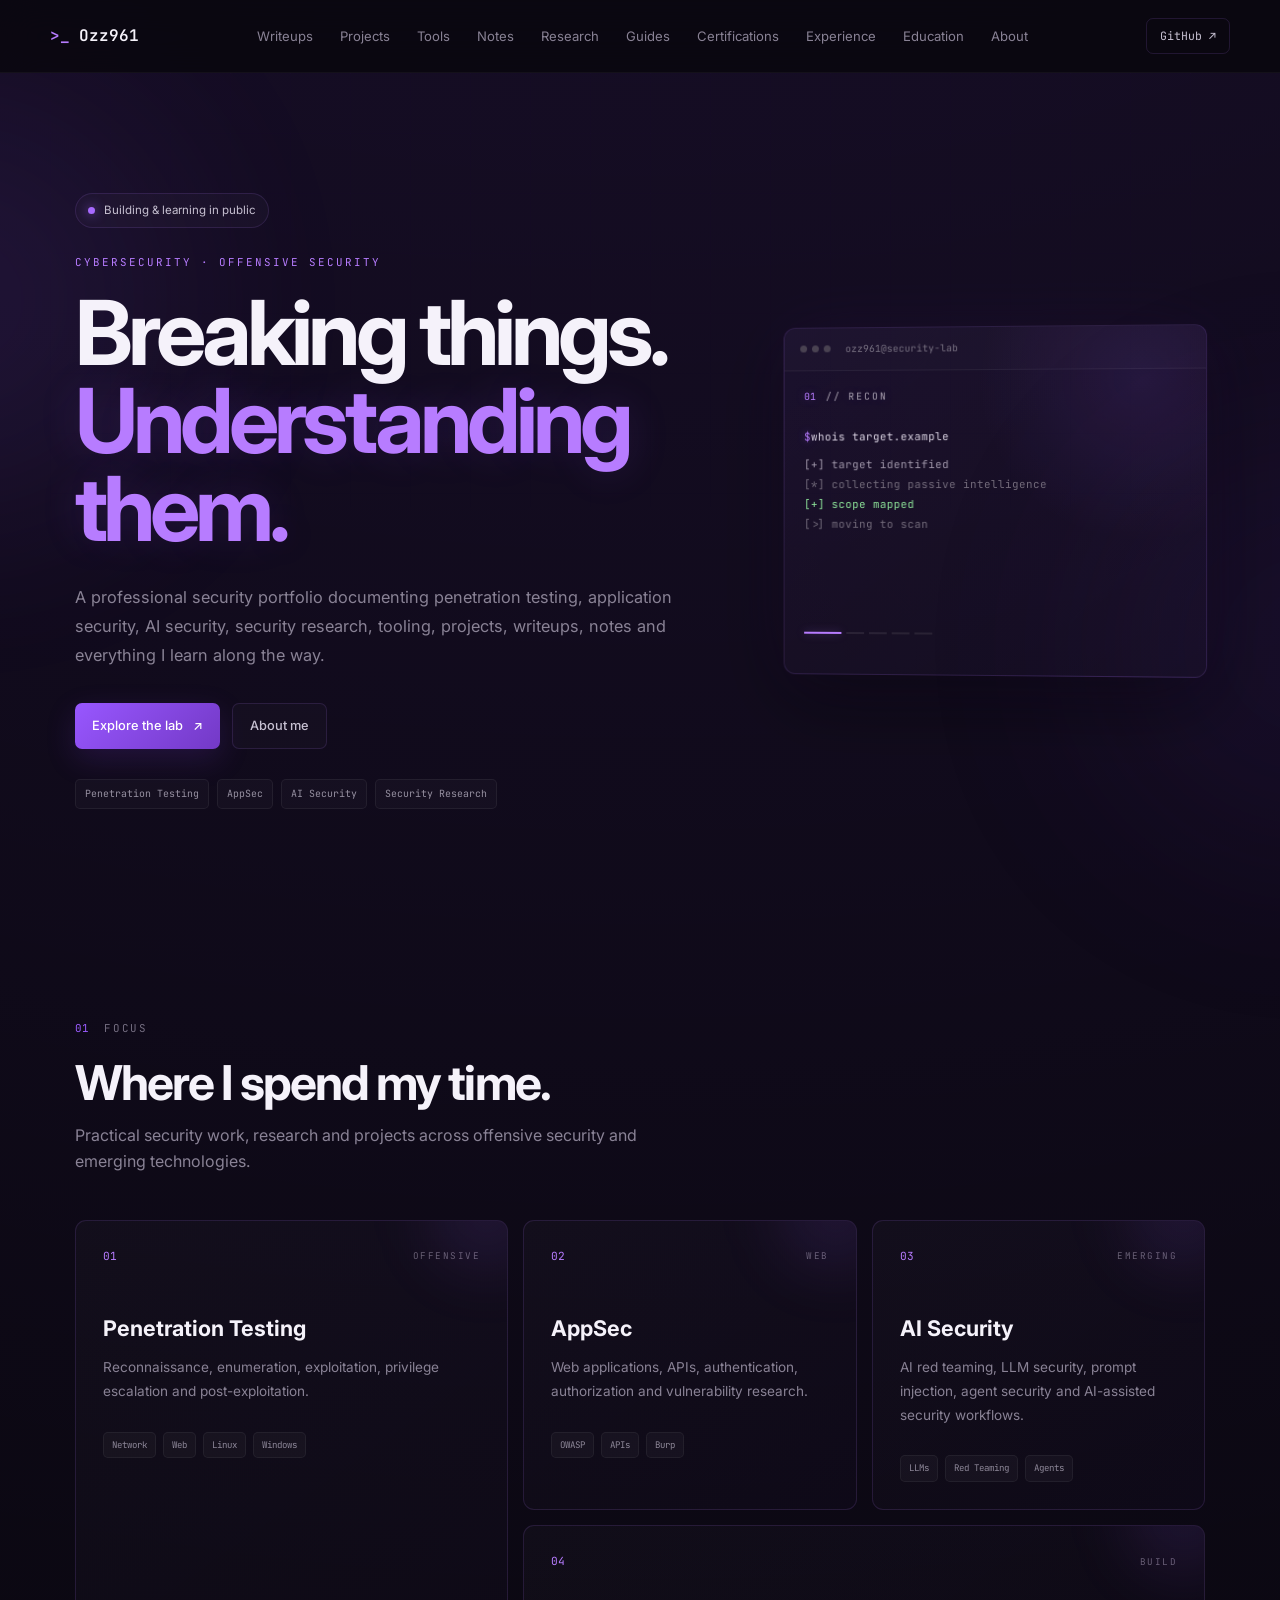
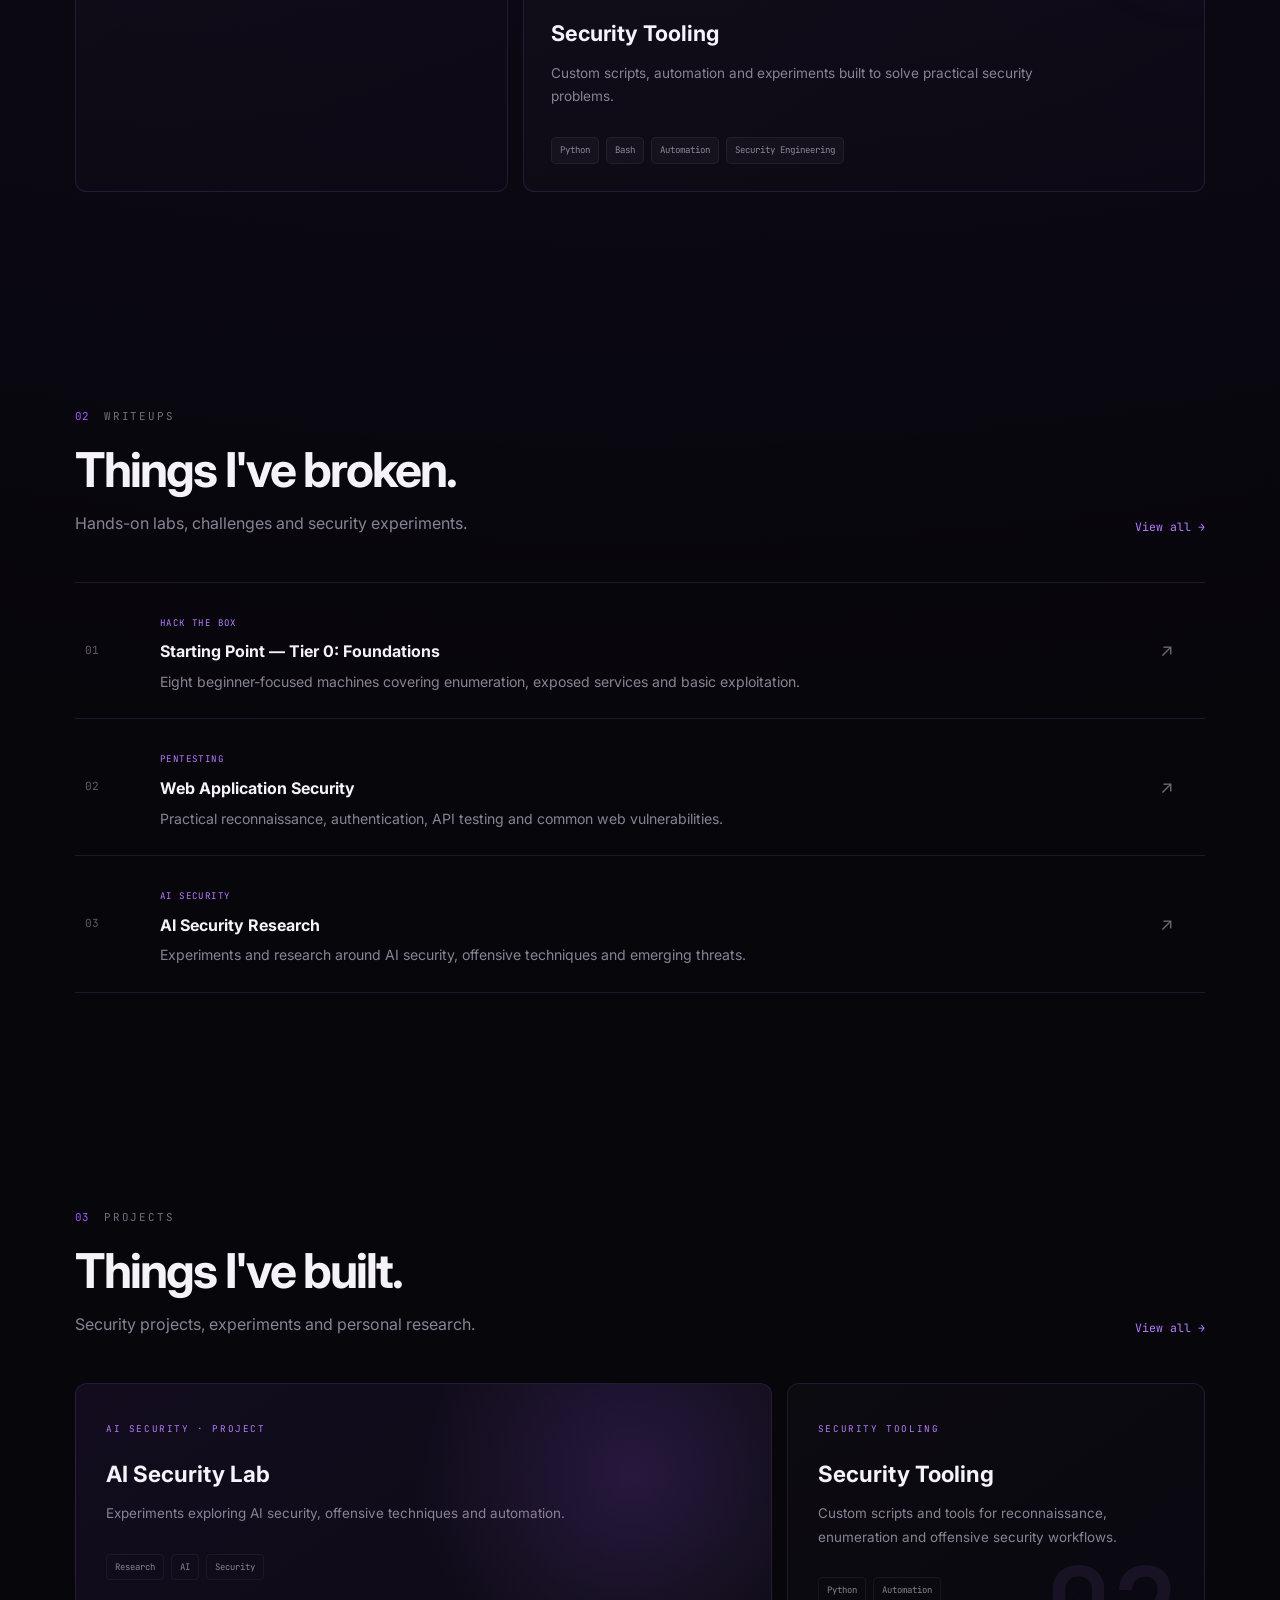
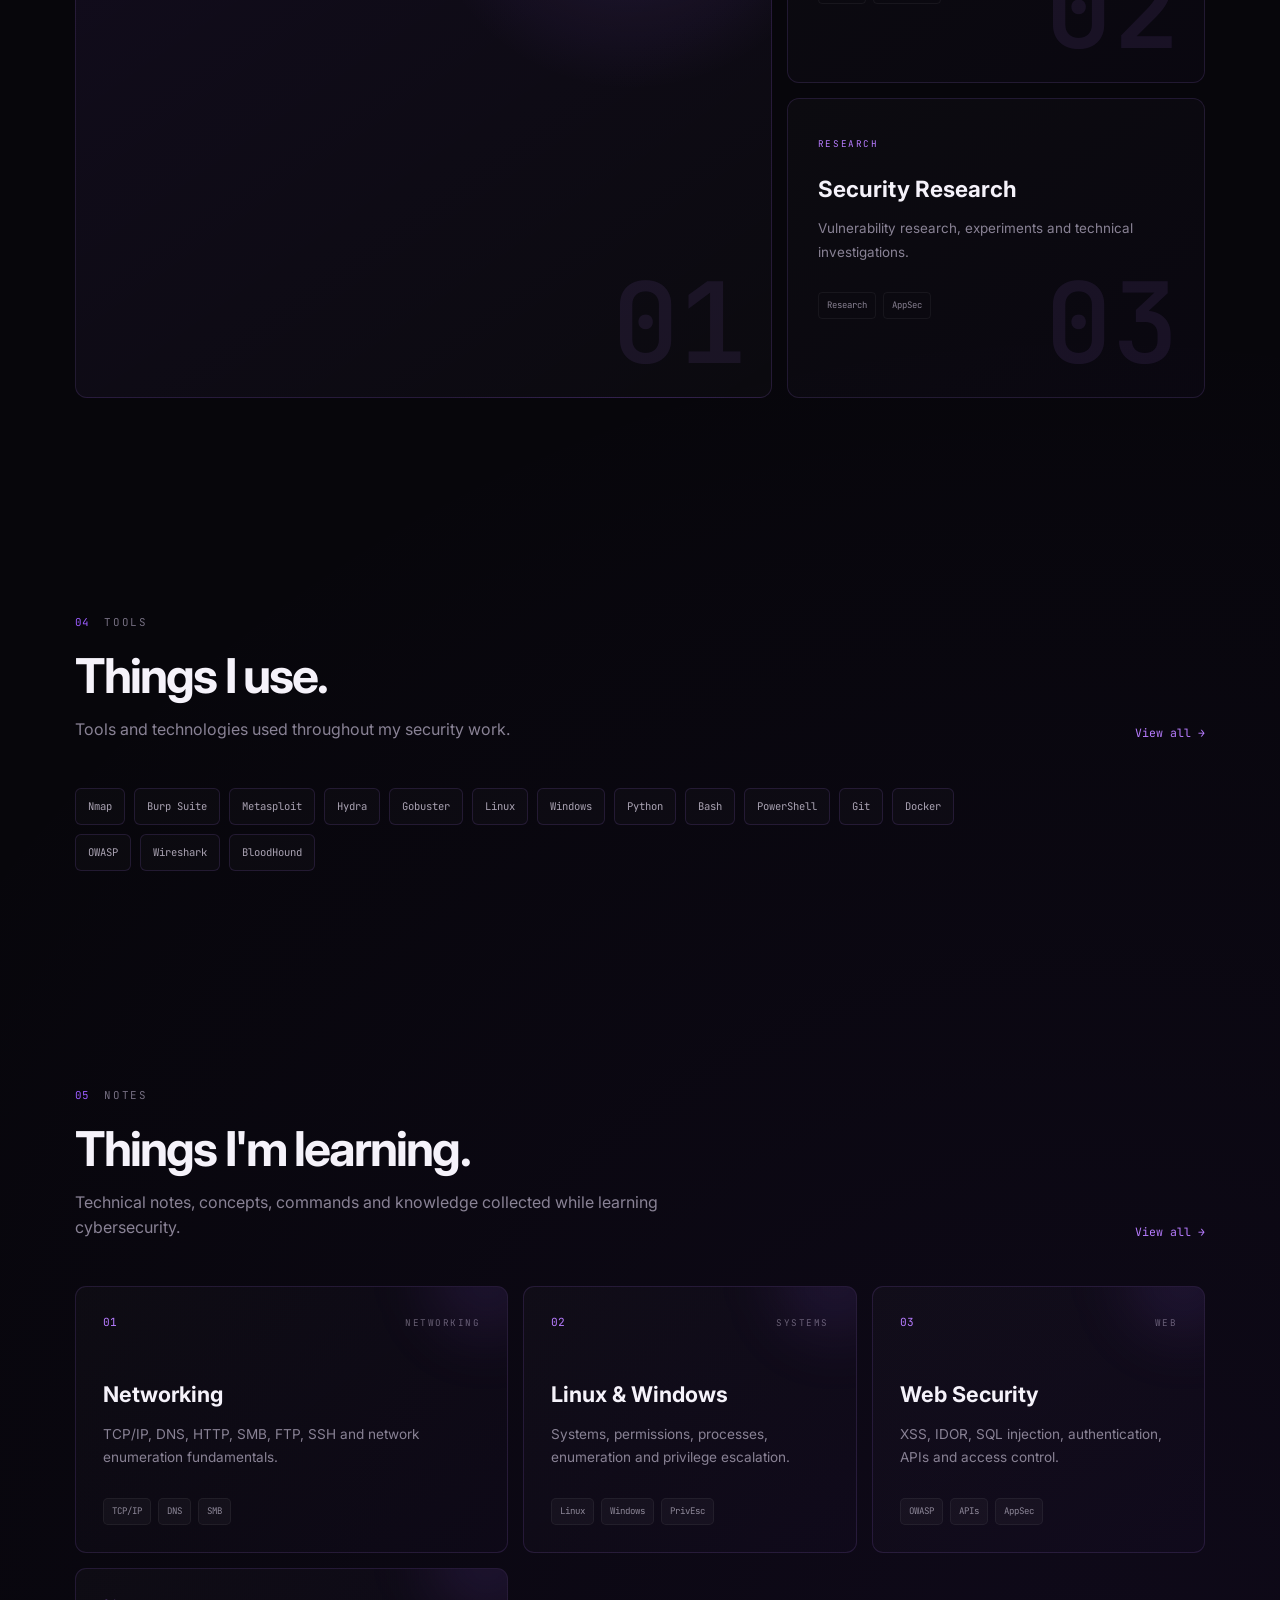
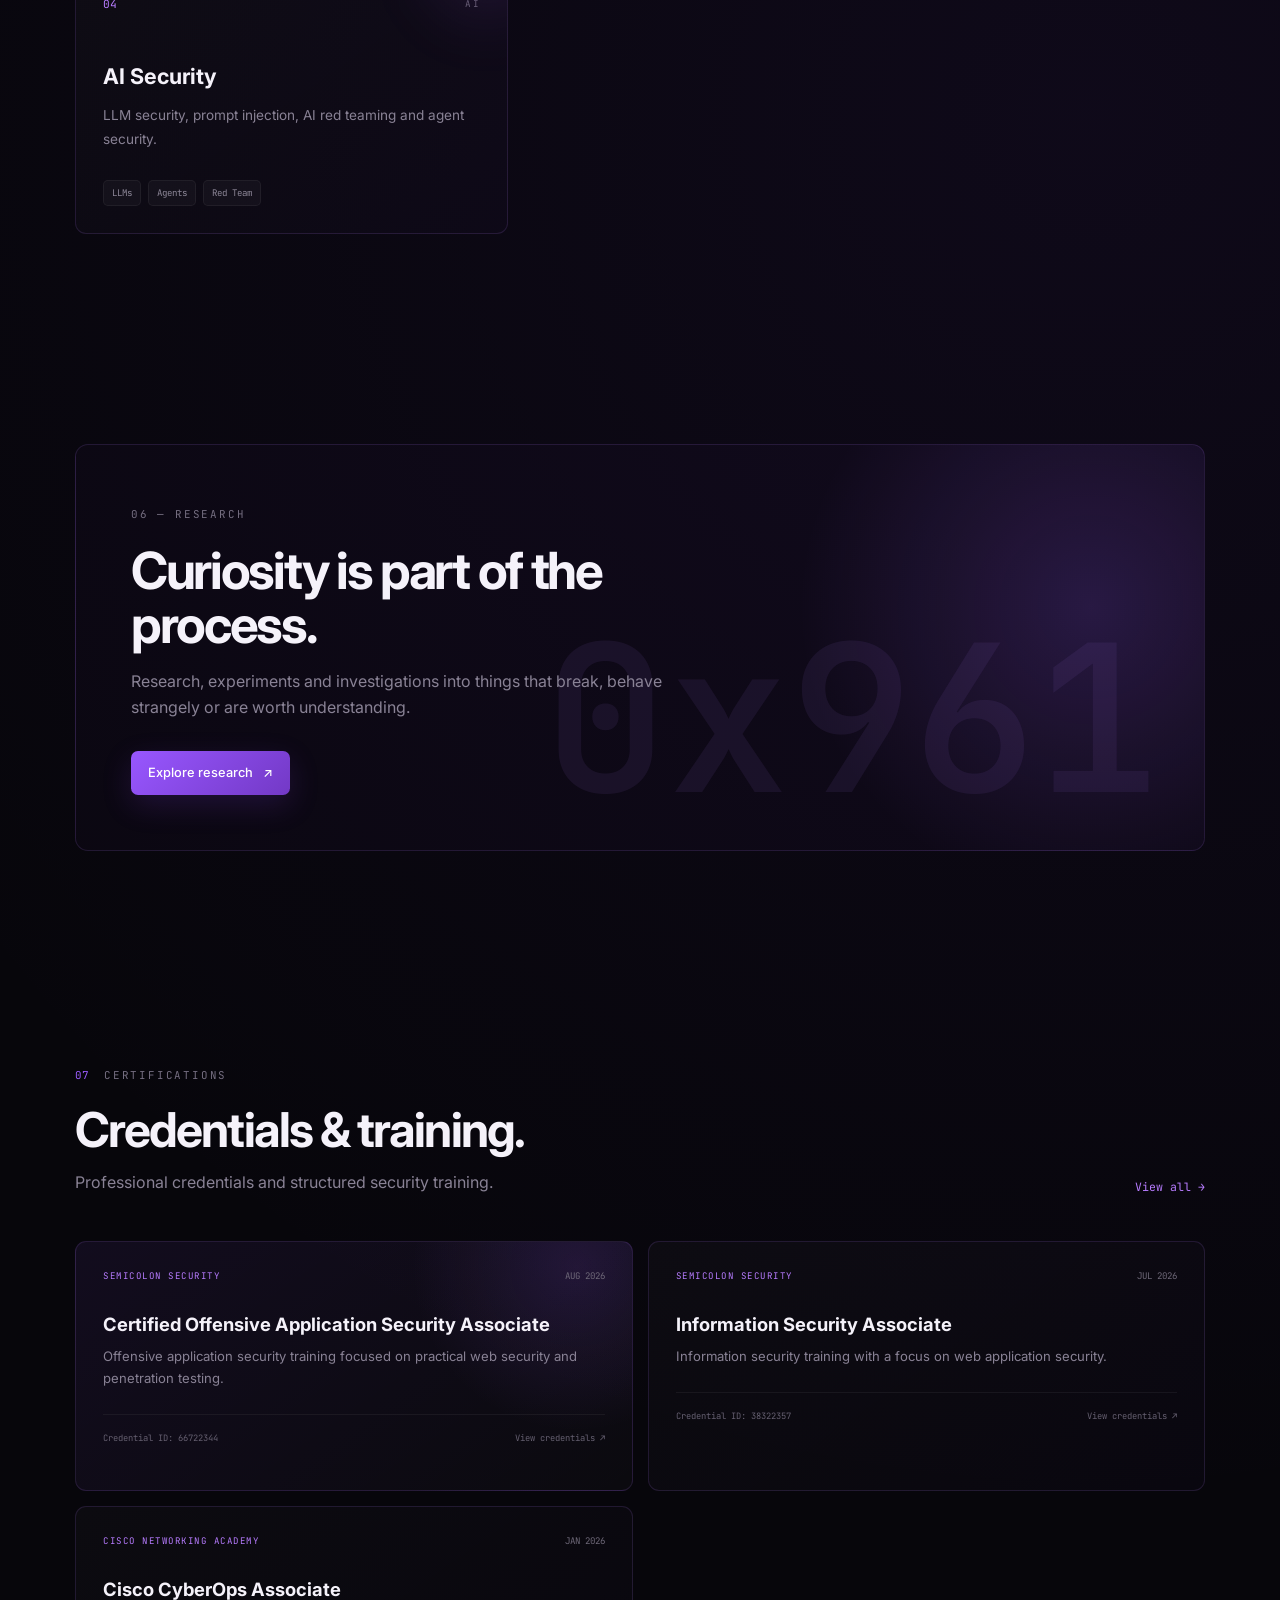
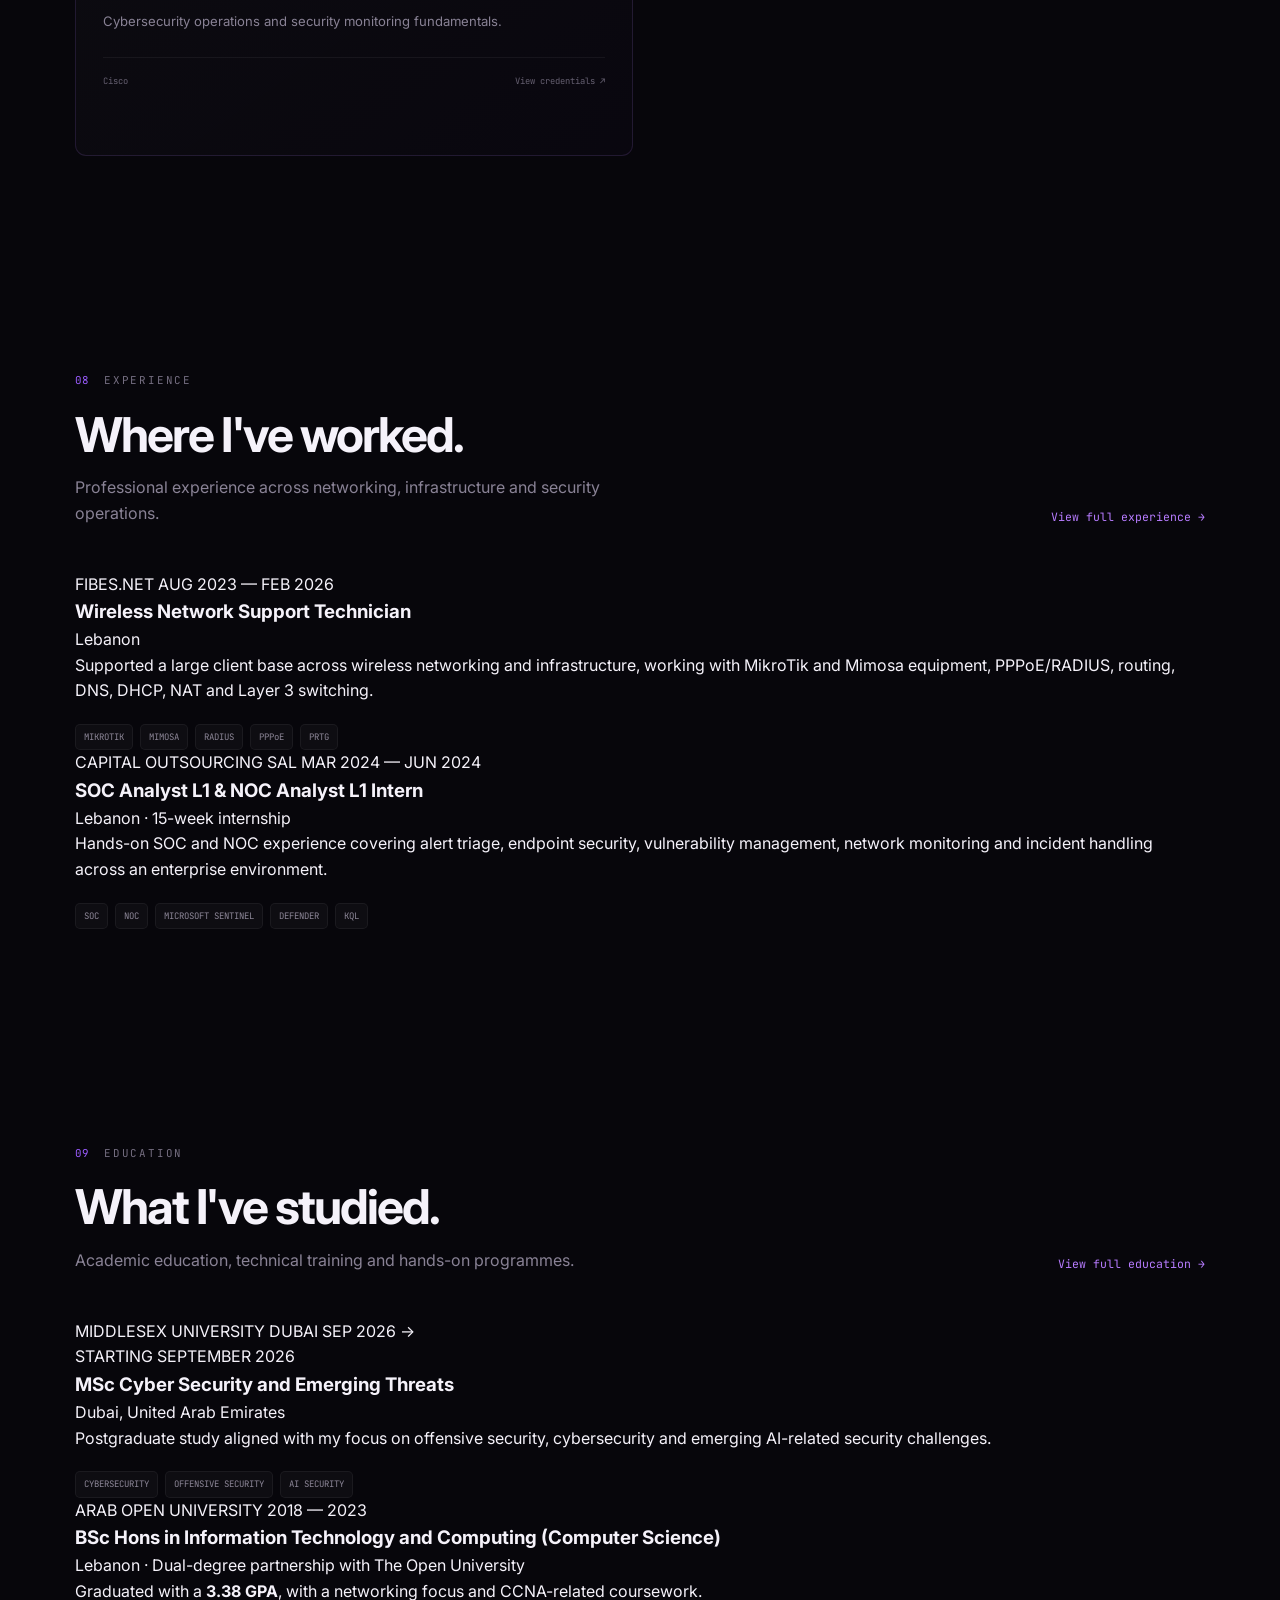
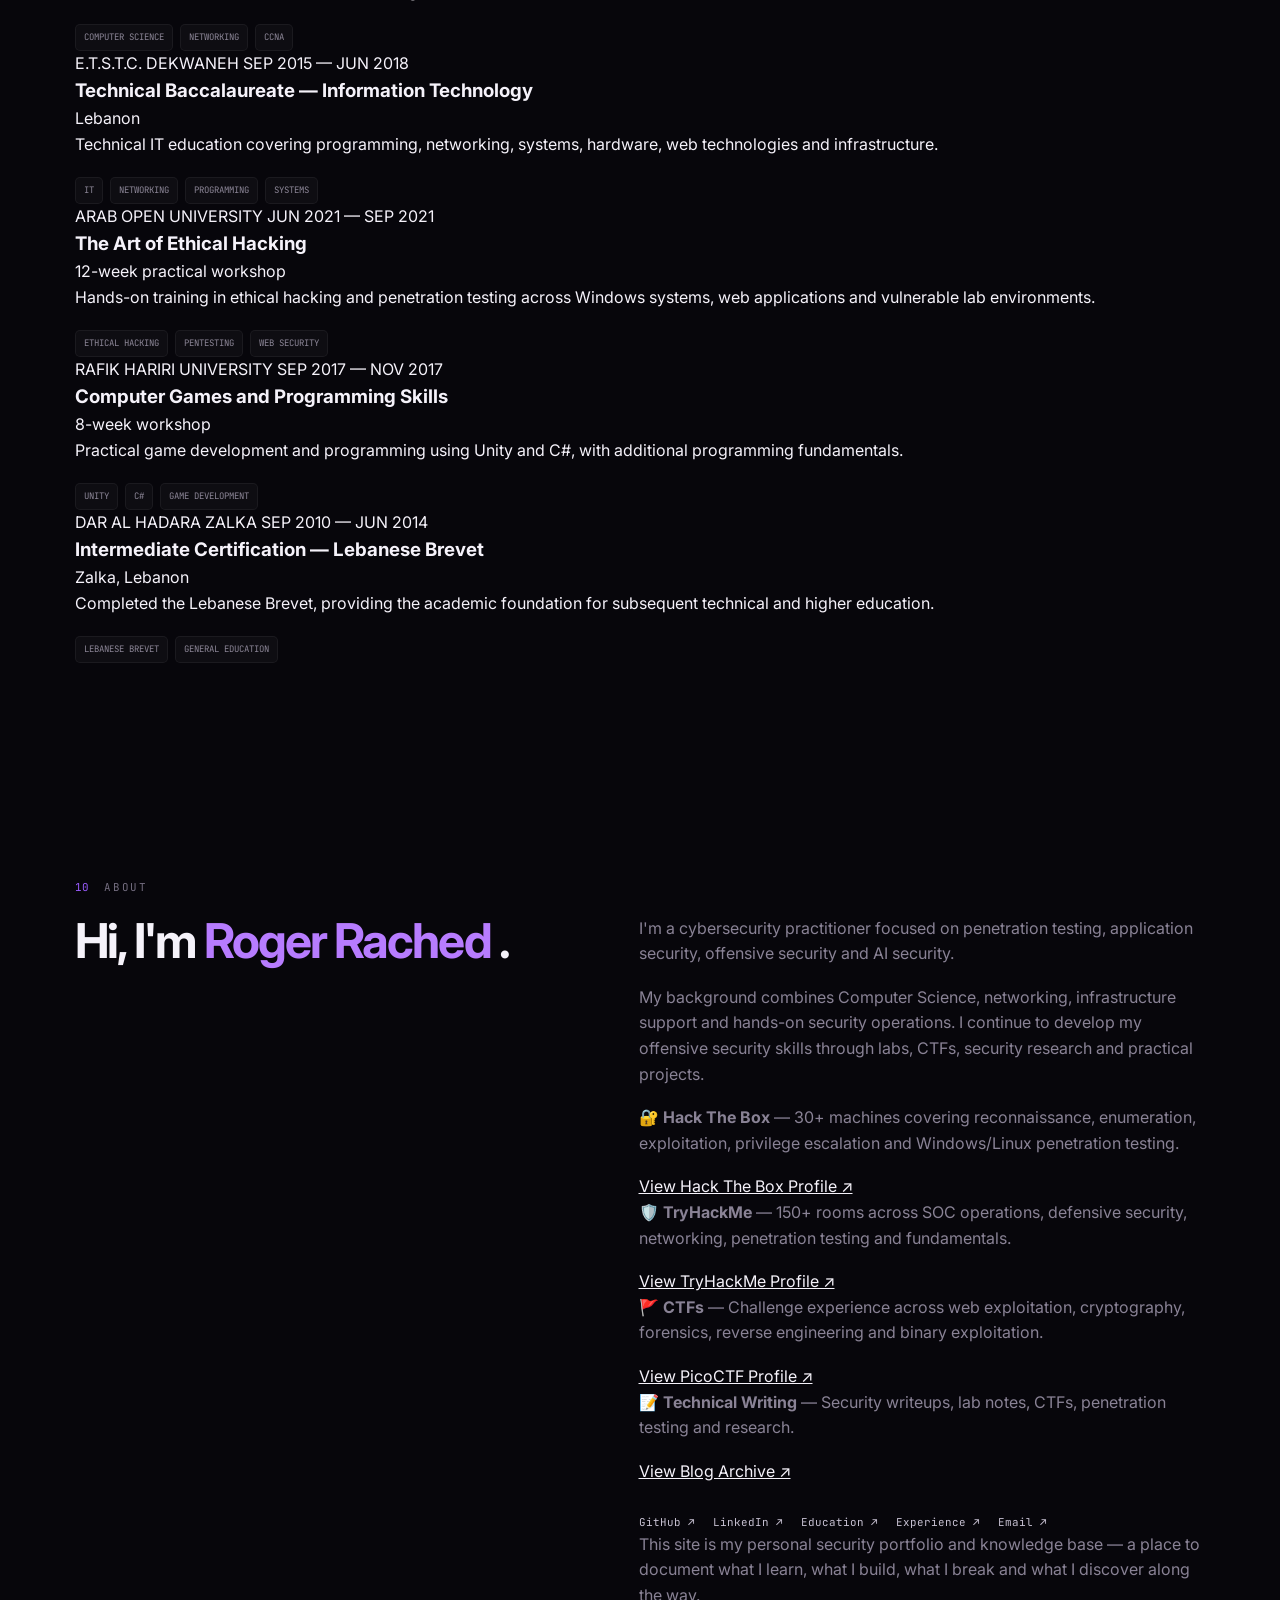
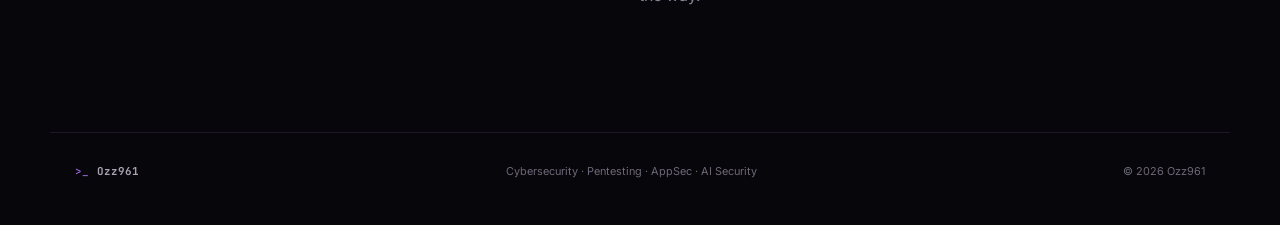
<file: index.html>
<!DOCTYPE html>
<html lang="en">

<head>

    <meta charset="UTF-8">

    <meta name="viewport" content="width=device-width, initial-scale=1.0">

    <title>
        Ozz961 — Cybersecurity · Offensive Security · AI Security
    </title>

    <meta name="description"
        content="Ozz961 — Cybersecurity, penetration testing, AppSec, AI security, research, tooling, writeups, notes, projects, experience and education.">

    <meta name="theme-color" content="#08070d">

    <link rel="preconnect" href="https://fonts.googleapis.com">

    <link rel="preconnect" href="https://fonts.gstatic.com" crossorigin>

    <link
        href="https://fonts.googleapis.com/css2?family=Inter:wght@400;500;600;700&family=JetBrains+Mono:wght@400;500;600&display=swap"
        rel="stylesheet">

    <link rel="stylesheet" href="style.css">

</head>


<body>

    <div class="ambient ambient-one"></div>
    <div class="ambient ambient-two"></div>


    <!-- =========================
         NAVIGATION
    ========================== -->

    <header class="navbar">

        <a href="/" class="brand">

            <span class="brand-mark">
                &gt;_
            </span>

            <span>
                Ozz961
            </span>

        </a>


        <nav class="nav-links">

            <a href="/writeups/">
                Writeups
            </a>

            <a href="/projects/">
                Projects
            </a>

            <a href="/tools/">
                Tools
            </a>

            <a href="/notes/">
                Notes
            </a>

            <a href="/research/">
                Research
            </a>

            <a href="/guides/">
                Guides
            </a>

            <a href="/certifications/">
                Certifications
            </a>

            <a href="/experience/">
                Experience
            </a>

            <a href="/education/">
                Education
            </a>

            <a href="/about/">
                About
            </a>

        </nav>


        <a href="https://github.com/Ozz961" target="_blank" rel="noopener noreferrer" class="github-link">
            GitHub ↗
        </a>

    </header>



    <main>


        <!-- =========================
             HERO
        ========================== -->

        <section class="hero">

            <div class="hero-grid"></div>


            <div class="hero-content">


                <div class="status-pill">

                    <span class="status-dot"></span>

                    Building &amp; learning in public

                </div>


                <p class="eyebrow">
                    CYBERSECURITY · OFFENSIVE SECURITY
                </p>


                <h1>

                    Breaking things.

                    <br>

                    <span>
                        Understanding them.
                    </span>

                </h1>


                <p class="hero-text">

                    A professional security portfolio documenting
                    penetration testing, application security, AI security,
                    security research, tooling, projects, writeups,
                    notes and everything I learn along the way.

                </p>


                <div class="hero-actions">


                    <a href="/writeups/" class="btn btn-primary">

                        Explore the lab

                        <span>
                            ↗
                        </span>

                    </a>


                    <a href="/about/" class="btn btn-secondary">
                        About me
                    </a>


                </div>


                <div class="hero-meta">

                    <span>
                        Penetration Testing
                    </span>

                    <span>
                        AppSec
                    </span>

                    <span>
                        AI Security
                    </span>

                    <span>
                        Security Research
                    </span>

                </div>


            </div>


            <!-- TERMINAL -->


            <div class="hero-terminal">

                <div class="terminal-top">

                    <div class="terminal-dots">
                        <span></span>
                        <span></span>
                        <span></span>
                    </div>

                    <span class="terminal-title">
                        ozz961@security-lab
                    </span>

                </div>


                <div class="terminal-stage">

                    <span class="terminal-stage-number" id="terminal-stage-number">
                        01
                    </span>

                    <span class="terminal-stage-name" id="terminal-stage-name">
                        RECONNAISSANCE
                    </span>

                </div>


                <div class="terminal-body" id="terminal-output"></div>


                <div class="terminal-progress">

                    <span class="terminal-progress-item active"></span>
                    <span class="terminal-progress-item"></span>
                    <span class="terminal-progress-item"></span>
                    <span class="terminal-progress-item"></span>
                    <span class="terminal-progress-item"></span>

                </div>

            </div>

            </div>


        </section>



        <!-- =========================
             FOCUS
        ========================== -->

        <section class="section">


            <div class="section-header">


                <div>

                    <span class="section-number">
                        01
                    </span>

                    <span class="section-label">
                        FOCUS
                    </span>

                </div>


                <h2>
                    Where I spend my time.
                </h2>


                <p>
                    Practical security work, research and projects across
                    offensive security and emerging technologies.
                </p>


            </div>



            <div class="focus-grid">


                <!-- PENTESTING -->

                <article class="focus-card large">

                    <div class="card-top">

                        <span class="card-icon">
                            01
                        </span>

                        <span class="card-category">
                            OFFENSIVE
                        </span>

                    </div>


                    <h3>
                        Penetration Testing
                    </h3>


                    <p>
                        Reconnaissance, enumeration, exploitation,
                        privilege escalation and post-exploitation.
                    </p>


                    <div class="card-tags">

                        <span>
                            Network
                        </span>

                        <span>
                            Web
                        </span>

                        <span>
                            Linux
                        </span>

                        <span>
                            Windows
                        </span>

                    </div>

                </article>



                <!-- APPSEC -->

                <article class="focus-card">

                    <div class="card-top">

                        <span class="card-icon">
                            02
                        </span>

                        <span class="card-category">
                            WEB
                        </span>

                    </div>


                    <h3>
                        AppSec
                    </h3>


                    <p>
                        Web applications, APIs, authentication,
                        authorization and vulnerability research.
                    </p>


                    <div class="card-tags">

                        <span>
                            OWASP
                        </span>

                        <span>
                            APIs
                        </span>

                        <span>
                            Burp
                        </span>

                    </div>

                </article>



                <!-- AI -->

                <article class="focus-card">

                    <div class="card-top">

                        <span class="card-icon">
                            03
                        </span>

                        <span class="card-category">
                            EMERGING
                        </span>

                    </div>


                    <h3>
                        AI Security
                    </h3>


                    <p>
                        AI red teaming, LLM security, prompt injection,
                        agent security and AI-assisted security workflows.
                    </p>


                    <div class="card-tags">

                        <span>
                            LLMs
                        </span>

                        <span>
                            Red Teaming
                        </span>

                        <span>
                            Agents
                        </span>

                    </div>

                </article>



                <!-- TOOLING -->

                <article class="focus-card wide">

                    <div class="card-top">

                        <span class="card-icon">
                            04
                        </span>

                        <span class="card-category">
                            BUILD
                        </span>

                    </div>


                    <h3>
                        Security Tooling
                    </h3>


                    <p>
                        Custom scripts, automation and experiments built
                        to solve practical security problems.
                    </p>


                    <div class="card-tags">

                        <span>
                            Python
                        </span>

                        <span>
                            Bash
                        </span>

                        <span>
                            Automation
                        </span>

                        <span>
                            Security Engineering
                        </span>

                    </div>

                </article>


            </div>

        </section>



        <!-- =========================
             WRITEUPS
        ========================== -->

        <section class="section">


            <div class="section-header split">


                <div>

                    <span class="section-number">
                        02
                    </span>

                    <span class="section-label">
                        WRITEUPS
                    </span>


                    <h2>
                        Things I've broken.
                    </h2>


                    <p>
                        Hands-on labs, challenges and security experiments.
                    </p>


                </div>


                <a href="/writeups/" class="text-link">
                    View all →
                </a>


            </div>



            <div class="writeup-list">


                <!-- HTB -->

                <a href="/writeups/htb/" class="writeup-item">

                    <div class="writeup-number">
                        01
                    </div>


                    <div class="writeup-info">

                        <span class="writeup-type">
                            HACK THE BOX
                        </span>


                        <h3>
                            Starting Point — Tier 0: Foundations
                        </h3>


                        <p>
                            Eight beginner-focused machines covering
                            enumeration, exposed services and basic
                            exploitation.
                        </p>

                    </div>


                    <span class="writeup-arrow">
                        ↗
                    </span>

                </a>



                <!-- PENTESTING -->

                <a href="/writeups/" class="writeup-item">

                    <div class="writeup-number">
                        02
                    </div>


                    <div class="writeup-info">

                        <span class="writeup-type">
                            PENTESTING
                        </span>


                        <h3>
                            Web Application Security
                        </h3>


                        <p>
                            Practical reconnaissance, authentication,
                            API testing and common web vulnerabilities.
                        </p>

                    </div>


                    <span class="writeup-arrow">
                        ↗
                    </span>

                </a>



                <!-- AI -->

                <a href="/research/" class="writeup-item">

                    <div class="writeup-number">
                        03
                    </div>


                    <div class="writeup-info">

                        <span class="writeup-type">
                            AI SECURITY
                        </span>


                        <h3>
                            AI Security Research
                        </h3>


                        <p>
                            Experiments and research around AI security,
                            offensive techniques and emerging threats.
                        </p>

                    </div>


                    <span class="writeup-arrow">
                        ↗
                    </span>

                </a>


            </div>

        </section>



        <!-- =========================
             PROJECTS
        ========================== -->

        <section class="section">


            <div class="section-header split">


                <div>

                    <span class="section-number">
                        03
                    </span>

                    <span class="section-label">
                        PROJECTS
                    </span>


                    <h2>
                        Things I've built.
                    </h2>


                    <p>
                        Security projects, experiments and personal research.
                    </p>


                </div>


                <a href="/projects/" class="text-link">
                    View all →
                </a>


            </div>



            <div class="project-grid">


                <a href="/projects/" class="project-card featured" style="text-decoration:none;">

                    <div class="project-content">

                        <span class="project-type">
                            AI SECURITY · PROJECT
                        </span>

                        <h3>
                            AI Security Lab
                        </h3>

                        <p>
                            Experiments exploring AI security,
                            offensive techniques and automation.
                        </p>

                        <div class="project-footer">

                            <span>
                                Research
                            </span>

                            <span>
                                AI
                            </span>

                            <span>
                                Security
                            </span>

                        </div>

                    </div>


                    <span class="project-number">
                        01
                    </span>

                </a>



                <a href="/tools/" class="project-card" style="text-decoration:none;">

                    <div class="project-content">

                        <span class="project-type">
                            SECURITY TOOLING
                        </span>

                        <h3>
                            Security Tooling
                        </h3>

                        <p>
                            Custom scripts and tools for reconnaissance,
                            enumeration and offensive security workflows.
                        </p>

                        <div class="project-footer">

                            <span>
                                Python
                            </span>

                            <span>
                                Automation
                            </span>

                        </div>

                    </div>


                    <span class="project-number">
                        02
                    </span>

                </a>



                <a href="/research/" class="project-card" style="text-decoration:none;">

                    <div class="project-content">

                        <span class="project-type">
                            RESEARCH
                        </span>

                        <h3>
                            Security Research
                        </h3>

                        <p>
                            Vulnerability research, experiments and
                            technical investigations.
                        </p>

                        <div class="project-footer">

                            <span>
                                Research
                            </span>

                            <span>
                                AppSec
                            </span>

                        </div>

                    </div>


                    <span class="project-number">
                        03
                    </span>

                </a>


            </div>

        </section>



        <!-- =========================
             TOOLS
        ========================== -->

        <section class="section">


            <div class="section-header split">


                <div>

                    <span class="section-number">
                        04
                    </span>

                    <span class="section-label">
                        TOOLS
                    </span>


                    <h2>
                        Things I use.
                    </h2>


                    <p>
                        Tools and technologies used throughout my security work.
                    </p>

                </div>


                <a href="/tools/" class="text-link">
                    View all →
                </a>


            </div>


            <div class="tools-cloud">

                <span>Nmap</span>
                <span>Burp Suite</span>
                <span>Metasploit</span>
                <span>Hydra</span>
                <span>Gobuster</span>
                <span>Linux</span>
                <span>Windows</span>
                <span>Python</span>
                <span>Bash</span>
                <span>PowerShell</span>
                <span>Git</span>
                <span>Docker</span>
                <span>OWASP</span>
                <span>Wireshark</span>
                <span>BloodHound</span>

            </div>

        </section>



        <!-- =========================
             NOTES
        ========================== -->

        <section class="section">


            <div class="section-header split">


                <div>

                    <span class="section-number">
                        05
                    </span>

                    <span class="section-label">
                        NOTES
                    </span>


                    <h2>
                        Things I'm learning.
                    </h2>


                    <p>
                        Technical notes, concepts, commands and knowledge
                        collected while learning cybersecurity.
                    </p>

                </div>


                <a href="/notes/" class="text-link">
                    View all →
                </a>


            </div>


            <div class="focus-grid">


                <a href="/notes/" class="focus-card" style="text-decoration:none;">

                    <div class="card-top">

                        <span class="card-icon">
                            01
                        </span>

                        <span class="card-category">
                            NETWORKING
                        </span>

                    </div>


                    <h3>
                        Networking
                    </h3>


                    <p>
                        TCP/IP, DNS, HTTP, SMB, FTP, SSH and
                        network enumeration fundamentals.
                    </p>


                    <div class="card-tags">

                        <span>TCP/IP</span>
                        <span>DNS</span>
                        <span>SMB</span>

                    </div>

                </a>



                <a href="/notes/" class="focus-card" style="text-decoration:none;">

                    <div class="card-top">

                        <span class="card-icon">
                            02
                        </span>

                        <span class="card-category">
                            SYSTEMS
                        </span>

                    </div>


                    <h3>
                        Linux &amp; Windows
                    </h3>


                    <p>
                        Systems, permissions, processes, enumeration
                        and privilege escalation.
                    </p>


                    <div class="card-tags">

                        <span>Linux</span>
                        <span>Windows</span>
                        <span>PrivEsc</span>

                    </div>

                </a>



                <a href="/notes/" class="focus-card" style="text-decoration:none;">

                    <div class="card-top">

                        <span class="card-icon">
                            03
                        </span>

                        <span class="card-category">
                            WEB
                        </span>

                    </div>


                    <h3>
                        Web Security
                    </h3>


                    <p>
                        XSS, IDOR, SQL injection, authentication,
                        APIs and access control.
                    </p>


                    <div class="card-tags">

                        <span>OWASP</span>
                        <span>APIs</span>
                        <span>AppSec</span>

                    </div>

                </a>



                <a href="/notes/" class="focus-card" style="text-decoration:none;">

                    <div class="card-top">

                        <span class="card-icon">
                            04
                        </span>

                        <span class="card-category">
                            AI
                        </span>

                    </div>


                    <h3>
                        AI Security
                    </h3>


                    <p>
                        LLM security, prompt injection, AI red teaming
                        and agent security.
                    </p>


                    <div class="card-tags">

                        <span>LLMs</span>
                        <span>Agents</span>
                        <span>Red Team</span>

                    </div>

                </a>


            </div>

        </section>



        <!-- =========================
             RESEARCH
        ========================== -->

        <section class="section">


            <div class="research-box">


                <div class="research-content">


                    <span class="section-label">
                        06 — RESEARCH
                    </span>


                    <h2>
                        Curiosity is part of the process.
                    </h2>


                    <p>
                        Research, experiments and investigations into
                        things that break, behave strangely or are
                        worth understanding.
                    </p>


                    <a href="/research/" class="btn btn-primary">

                        Explore research

                        <span>
                            ↗
                        </span>

                    </a>


                </div>


                <div class="research-decoration">

                    <span>
                        0x961
                    </span>

                </div>


            </div>

        </section>



        <!-- =========================
             CERTIFICATIONS
        ========================== -->

        <section class="section">


            <div class="section-header split">


                <div>

                    <span class="section-number">
                        07
                    </span>

                    <span class="section-label">
                        CERTIFICATIONS
                    </span>


                    <h2>
                        Credentials &amp; training.
                    </h2>


                    <p>
                        Professional credentials and structured security
                        training.
                    </p>


                </div>


                <a href="/certifications/" class="text-link">
                    View all →
                </a>


            </div>



            <div class="certifications-grid">


                <a href="/certifications/" class="certification-card featured-cert" style="text-decoration:none;">

                    <div class="certification-top">

                        <span class="certification-issuer">
                            SEMICOLON SECURITY
                        </span>

                        <span class="certification-date">
                            AUG 2026
                        </span>

                    </div>


                    <h3>
                        Certified Offensive Application Security Associate
                    </h3>


                    <p>
                        Offensive application security training focused
                        on practical web security and penetration testing.
                    </p>


                    <div class="certification-bottom">

                        <span>
                            Credential ID: 66722344
                        </span>

                        <span>
                            View credentials ↗
                        </span>

                    </div>

                </a>



                <a href="/certifications/" class="certification-card" style="text-decoration:none;">

                    <div class="certification-top">

                        <span class="certification-issuer">
                            SEMICOLON SECURITY
                        </span>

                        <span class="certification-date">
                            JUL 2026
                        </span>

                    </div>


                    <h3>
                        Information Security Associate
                    </h3>


                    <p>
                        Information security training with a focus
                        on web application security.
                    </p>


                    <div class="certification-bottom">

                        <span>
                            Credential ID: 38322357
                        </span>

                        <span>
                            View credentials ↗
                        </span>

                    </div>

                </a>



                <a href="/certifications/" class="certification-card" style="text-decoration:none;">

                    <div class="certification-top">

                        <span class="certification-issuer">
                            CISCO NETWORKING ACADEMY
                        </span>

                        <span class="certification-date">
                            JAN 2026
                        </span>

                    </div>


                    <h3>
                        Cisco CyberOps Associate
                    </h3>


                    <p>
                        Cybersecurity operations and security monitoring
                        fundamentals.
                    </p>


                    <div class="certification-bottom">

                        <span>
                            Cisco
                        </span>

                        <span>
                            View credentials ↗
                        </span>

                    </div>

                </a>


            </div>

        </section>



        <!-- =========================
             EXPERIENCE
        ========================== -->

        <section class="section">


            <div class="section-header split">


                <div>

                    <span class="section-number">
                        08
                    </span>

                    <span class="section-label">
                        EXPERIENCE
                    </span>


                    <h2>
                        Where I've worked.
                    </h2>


                    <p>
                        Professional experience across networking,
                        infrastructure and security operations.
                    </p>

                </div>


                <a href="/experience/" class="text-link">
                    View full experience →
                </a>


            </div>



            <div class="experience-list">


                <!-- FIBES -->

                <article class="experience-item">


                    <div class="experience-meta">

                        <span class="experience-company">
                            FIBES.NET
                        </span>

                        <span class="experience-date">
                            AUG 2023 — FEB 2026
                        </span>

                    </div>


                    <div class="experience-content">

                        <h3>
                            Wireless Network Support Technician
                        </h3>


                        <span class="experience-location">
                            Lebanon
                        </span>


                        <p>
                            Supported a large client base across wireless
                            networking and infrastructure, working with
                            MikroTik and Mimosa equipment, PPPoE/RADIUS,
                            routing, DNS, DHCP, NAT and Layer 3 switching.
                        </p>


                        <div class="page-tag-row">

                            <span class="page-tag">
                                MIKROTIK
                            </span>

                            <span class="page-tag">
                                MIMOSA
                            </span>

                            <span class="page-tag">
                                RADIUS
                            </span>

                            <span class="page-tag">
                                PPPoE
                            </span>

                            <span class="page-tag">
                                PRTG
                            </span>

                        </div>

                    </div>


                </article>



                <!-- CAPITAL OUTSOURCING -->

                <article class="experience-item">


                    <div class="experience-meta">

                        <span class="experience-company">
                            CAPITAL OUTSOURCING SAL
                        </span>

                        <span class="experience-date">
                            MAR 2024 — JUN 2024
                        </span>

                    </div>


                    <div class="experience-content">

                        <h3>
                            SOC Analyst L1 &amp; NOC Analyst L1 Intern
                        </h3>


                        <span class="experience-location">
                            Lebanon · 15-week internship
                        </span>


                        <p>
                            Hands-on SOC and NOC experience covering alert
                            triage, endpoint security, vulnerability
                            management, network monitoring and incident
                            handling across an enterprise environment.
                        </p>


                        <div class="page-tag-row">

                            <span class="page-tag">
                                SOC
                            </span>

                            <span class="page-tag">
                                NOC
                            </span>

                            <span class="page-tag">
                                MICROSOFT SENTINEL
                            </span>

                            <span class="page-tag">
                                DEFENDER
                            </span>

                            <span class="page-tag">
                                KQL
                            </span>

                        </div>

                    </div>


                </article>


            </div>

        </section>



        <!-- =========================
             EDUCATION
        ========================== -->

        <section class="section">


            <div class="section-header split">


                <div>

                    <span class="section-number">
                        09
                    </span>

                    <span class="section-label">
                        EDUCATION
                    </span>


                    <h2>
                        What I've studied.
                    </h2>


                    <p>
                        Academic education, technical training and
                        hands-on programmes.
                    </p>

                </div>


                <a href="/education/" class="text-link">
                    View full education →
                </a>


            </div>



            <div class="education-list">


                <!-- MSC -->

                <article class="education-item featured-education">


                    <div class="education-meta">

                        <span class="education-institution">
                            MIDDLESEX UNIVERSITY DUBAI
                        </span>

                        <span class="education-date">
                            SEP 2026 →
                        </span>

                    </div>


                    <div class="education-content">

                        <span class="education-status">
                            STARTING SEPTEMBER 2026
                        </span>


                        <h3>
                            MSc Cyber Security and Emerging Threats
                        </h3>


                        <span class="education-location">
                            Dubai, United Arab Emirates
                        </span>


                        <p>
                            Postgraduate study aligned with my focus on
                            offensive security, cybersecurity and emerging
                            AI-related security challenges.
                        </p>


                        <div class="page-tag-row">

                            <span class="page-tag">
                                CYBERSECURITY
                            </span>

                            <span class="page-tag">
                                OFFENSIVE SECURITY
                            </span>

                            <span class="page-tag">
                                AI SECURITY
                            </span>

                        </div>

                    </div>


                </article>



                <!-- BACHELOR -->

                <article class="education-item">


                    <div class="education-meta">

                        <span class="education-institution">
                            ARAB OPEN UNIVERSITY
                        </span>

                        <span class="education-date">
                            2018 — 2023
                        </span>

                    </div>


                    <div class="education-content">

                        <h3>
                            BSc Hons in Information Technology and Computing
                            (Computer Science)
                        </h3>


                        <span class="education-location">
                            Lebanon · Dual-degree partnership with The Open University
                        </span>


                        <p>
                            Graduated with a <strong>3.38 GPA</strong>,
                            with a networking focus and CCNA-related
                            coursework.
                        </p>


                        <div class="page-tag-row">

                            <span class="page-tag">
                                COMPUTER SCIENCE
                            </span>

                            <span class="page-tag">
                                NETWORKING
                            </span>

                            <span class="page-tag">
                                CCNA
                            </span>

                        </div>

                    </div>


                </article>



                <!-- TECHNICAL BACCALAUREATE -->

                <article class="education-item">


                    <div class="education-meta">

                        <span class="education-institution">
                            E.T.S.T.C. DEKWANEH
                        </span>

                        <span class="education-date">
                            SEP 2015 — JUN 2018
                        </span>

                    </div>


                    <div class="education-content">

                        <h3>
                            Technical Baccalaureate — Information Technology
                        </h3>


                        <span class="education-location">
                            Lebanon
                        </span>


                        <p>
                            Technical IT education covering programming,
                            networking, systems, hardware, web technologies
                            and infrastructure.
                        </p>


                        <div class="page-tag-row">

                            <span class="page-tag">
                                IT
                            </span>

                            <span class="page-tag">
                                NETWORKING
                            </span>

                            <span class="page-tag">
                                PROGRAMMING
                            </span>

                            <span class="page-tag">
                                SYSTEMS
                            </span>

                        </div>

                    </div>


                </article>



                <!-- ETHICAL HACKING -->

                <article class="education-item">


                    <div class="education-meta">

                        <span class="education-institution">
                            ARAB OPEN UNIVERSITY
                        </span>

                        <span class="education-date">
                            JUN 2021 — SEP 2021
                        </span>

                    </div>


                    <div class="education-content">

                        <h3>
                            The Art of Ethical Hacking
                        </h3>


                        <span class="education-location">
                            12-week practical workshop
                        </span>


                        <p>
                            Hands-on training in ethical hacking and
                            penetration testing across Windows systems,
                            web applications and vulnerable lab environments.
                        </p>


                        <div class="page-tag-row">

                            <span class="page-tag">
                                ETHICAL HACKING
                            </span>

                            <span class="page-tag">
                                PENTESTING
                            </span>

                            <span class="page-tag">
                                WEB SECURITY
                            </span>

                        </div>

                    </div>


                </article>



                <!-- GAME DEVELOPMENT -->

                <article class="education-item">


                    <div class="education-meta">

                        <span class="education-institution">
                            RAFIK HARIRI UNIVERSITY
                        </span>

                        <span class="education-date">
                            SEP 2017 — NOV 2017
                        </span>

                    </div>


                    <div class="education-content">

                        <h3>
                            Computer Games and Programming Skills
                        </h3>


                        <span class="education-location">
                            8-week workshop
                        </span>


                        <p>
                            Practical game development and programming
                            using Unity and C#, with additional programming
                            fundamentals.
                        </p>


                        <div class="page-tag-row">

                            <span class="page-tag">
                                UNITY
                            </span>

                            <span class="page-tag">
                                C#
                            </span>

                            <span class="page-tag">
                                GAME DEVELOPMENT
                            </span>

                        </div>

                    </div>


                </article>



                <!-- BREVET -->

                <article class="education-item">


                    <div class="education-meta">

                        <span class="education-institution">
                            DAR AL HADARA ZALKA
                        </span>

                        <span class="education-date">
                            SEP 2010 — JUN 2014
                        </span>

                    </div>


                    <div class="education-content">

                        <h3>
                            Intermediate Certification — Lebanese Brevet
                        </h3>


                        <span class="education-location">
                            Zalka, Lebanon
                        </span>


                        <p>
                            Completed the Lebanese Brevet, providing the
                            academic foundation for subsequent technical
                            and higher education.
                        </p>


                        <div class="page-tag-row">

                            <span class="page-tag">
                                LEBANESE BREVET
                            </span>

                            <span class="page-tag">
                                GENERAL EDUCATION
                            </span>

                        </div>

                    </div>


                </article>


            </div>

        </section>



        <!-- =========================
             ABOUT
        ========================== -->

        <section class="section about-section">


            <div class="about-grid">


                <div>


                    <span class="section-number">
                        10
                    </span>


                    <span class="section-label">
                        ABOUT
                    </span>


                    <h2>

                        Hi, I'm

                        <span>
                            Roger Rached
                        </span>.

                    </h2>


                </div>



                <div class="about-copy">


                    <p>
                        I'm a cybersecurity practitioner focused on
                        penetration testing, application security,
                        offensive security and AI security.
                    </p>


                    <p>
                        My background combines Computer Science,
                        networking, infrastructure support and
                        hands-on security operations. I continue to
                        develop my offensive security skills through
                        labs, CTFs, security research and practical
                        projects.
                    </p>


                    <div class="about-highlights">


                        <p>

                            🔐 <strong>Hack The Box</strong> —
                            30+ machines covering reconnaissance,
                            enumeration, exploitation, privilege
                            escalation and Windows/Linux penetration testing.

                        </p>


                        <a href="https://profile.hackthebox.com/profile/019e60fe-329c-708b-a797-194cb40234dc"
                            target="_blank" rel="noopener noreferrer" class="about-link">
                            View Hack The Box Profile ↗
                        </a>


                        <p>

                            🛡️ <strong>TryHackMe</strong> —
                            150+ rooms across SOC operations,
                            defensive security, networking,
                            penetration testing and fundamentals.

                        </p>


                        <a href="https://tryhackme.com/p/Ozz961" target="_blank" rel="noopener noreferrer"
                            class="about-link">
                            View TryHackMe Profile ↗
                        </a>


                        <p>

                            🚩 <strong>CTFs</strong> —
                            Challenge experience across web exploitation,
                            cryptography, forensics, reverse engineering
                            and binary exploitation.

                        </p>


                        <a href="https://play.picoctf.org/users/Ozz961" target="_blank" rel="noopener noreferrer"
                            class="about-link">
                            View PicoCTF Profile ↗
                        </a>


                        <p>

                            📝 <strong>Technical Writing</strong> —
                            Security writeups, lab notes, CTFs,
                            penetration testing and research.

                        </p>


                        <a href="https://roger-rached.blogspot.com" target="_blank" rel="noopener noreferrer"
                            class="about-link">
                            View Blog Archive ↗
                        </a>


                    </div>



                    <div class="about-links">


                        <a href="https://github.com/Ozz961" target="_blank" rel="noopener noreferrer">
                            GitHub ↗
                        </a>


                        <a href="https://www.linkedin.com/in/roger-rached/" target="_blank" rel="noopener noreferrer">
                            LinkedIn ↗
                        </a>


                        <a href="/education/">
                            Education ↗
                        </a>


                        <a href="/experience/">
                            Experience ↗
                        </a>


                        <a href="mailto:roger_Rached@outlook.com">
                            Email ↗
                        </a>


                    </div>


                    <p>
                        This site is my personal security portfolio and
                        knowledge base — a place to document what I learn,
                        what I build, what I break and what I discover
                        along the way.
                    </p>


                </div>


            </div>


        </section>


    </main>



    <!-- =========================
         FOOTER
    ========================== -->

    <footer>


        <div class="footer-brand">

            <span class="brand-mark">
                &gt;_
            </span>

            <strong>
                Ozz961
            </strong>

        </div>


        <p>
            Cybersecurity · Pentesting · AppSec · AI Security
        </p>


        <span>
            © <span id="year"></span> Ozz961
        </span>

    </footer>

    <!-- GLOBAL SITE JAVASCRIPT -->
    <script src="script.js"></script>

    <!-- HOMEPAGE PENTESTING TERMINAL -->
    <script src="pentesting-terminal-animation.js"></script>

</body>

</html>
</file>
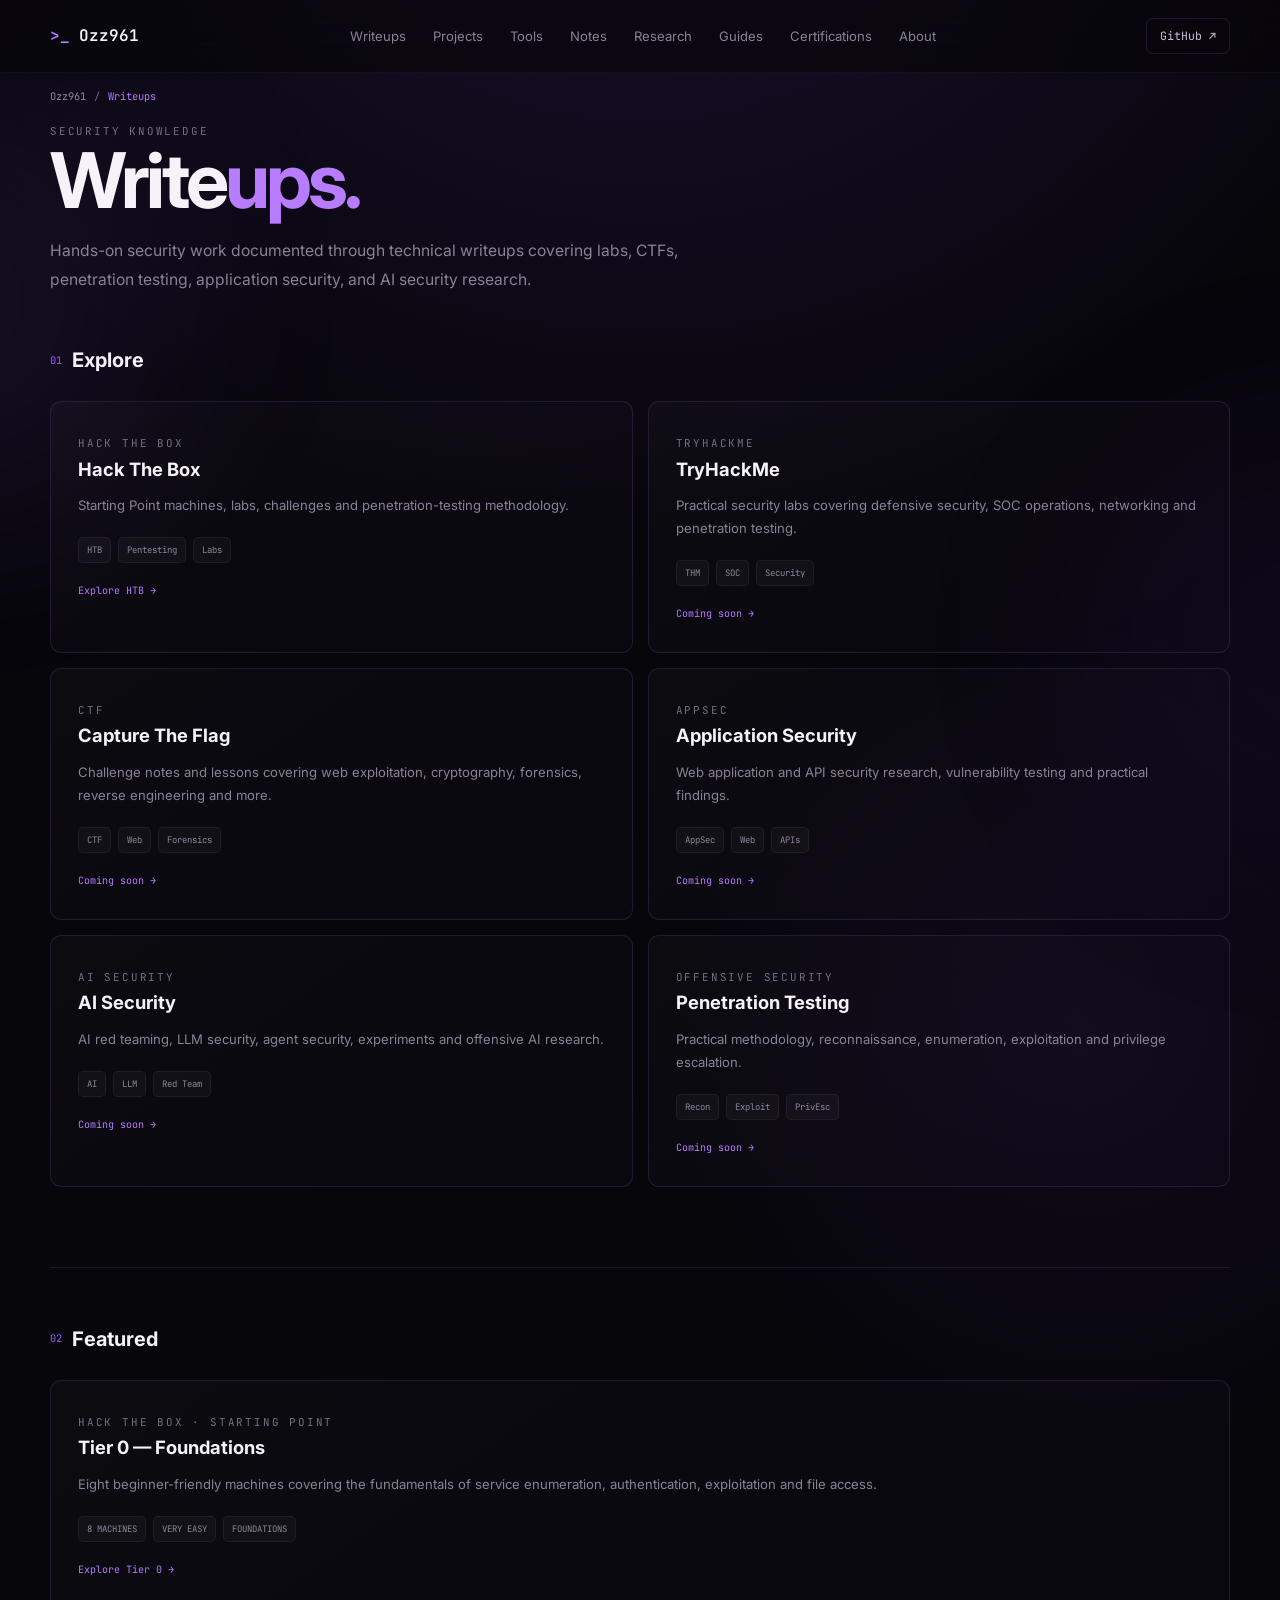
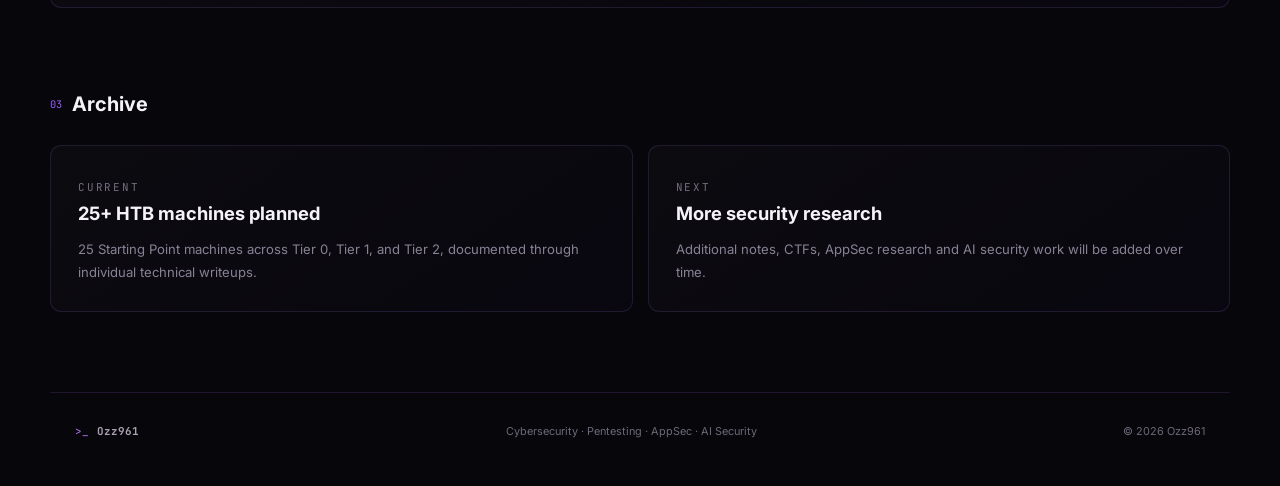
<file: writeups/index.html>
<!DOCTYPE html>
<html lang="en">

<head>
    <meta charset="UTF-8">
    <meta name="viewport" content="width=device-width, initial-scale=1.0">

    <title>Writeups — Ozz961</title>

    <meta name="description"
        content="Ozz961 cybersecurity writeups covering Hack The Box, TryHackMe, CTFs, penetration testing, AppSec and AI security.">

    <meta name="theme-color" content="#08070d">

    <link rel="preconnect" href="https://fonts.googleapis.com">
    <link rel="preconnect" href="https://fonts.gstatic.com" crossorigin>

    <link
        href="https://fonts.googleapis.com/css2?family=Inter:wght@400;500;600;700&family=JetBrains+Mono:wght@400;500;600&display=swap"
        rel="stylesheet">

    <link rel="stylesheet" href="../style.css">
</head>

<body>

    <div class="ambient ambient-one"></div>
    <div class="ambient ambient-two"></div>


    <!-- NAVIGATION -->
    <header class="navbar">

        <a href="/" class="brand">
            <span class="brand-mark">&gt;_</span>
            <span>Ozz961</span>
        </a>

        <nav class="nav-links">
            <a href="/writeups/">Writeups</a>
            <a href="/projects/">Projects</a>
            <a href="/tools/">Tools</a>
            <a href="/notes/">Notes</a>
            <a href="/research/">Research</a>
            <a href="/guides/">Guides</a>
            <a href="/certifications/">Certifications</a>
            <a href="/about/">About</a>
        </nav>

        <a href="https://github.com/Ozz961" target="_blank" rel="noopener noreferrer" class="github-link">
            GitHub ↗
        </a>

    </header>


    <main class="page-shell">

        <div class="page-container">

            <!-- PAGE HEADER -->
            <header class="page-header">

                <div class="page-breadcrumb">
                    <a href="/">Ozz961</a>
                    <span>/</span>
                    <span class="current">Writeups</span>
                </div>

                <span class="section-label">
                    SECURITY KNOWLEDGE
                </span>

                <h1 class="page-title">
                    Write<span>ups.</span>
                </h1>

                <p class="page-description">
                    Hands-on security work documented through technical
                    writeups covering labs, CTFs, penetration testing,
                    application security, and AI security research.
                </p>

            </header>


            <!-- CATEGORIES -->
            <section class="page-section">

                <div class="page-section-title">
                    <span class="number">01</span>
                    <h2>Explore</h2>
                </div>


                <div class="page-grid">


                    <!-- HTB -->
                    <article class="page-card">

                        <span class="section-label">
                            HACK THE BOX
                        </span>

                        <h3>
                            Hack The Box
                        </h3>

                        <p>
                            Starting Point machines, labs, challenges and
                            penetration-testing methodology.
                        </p>

                        <div class="page-tag-row">
                            <span class="page-tag">HTB</span>
                            <span class="page-tag">Pentesting</span>
                            <span class="page-tag">Labs</span>
                        </div>

                        <a href="/writeups/htb/" class="page-link">
                            Explore HTB →
                        </a>

                    </article>


                    <!-- TRYHACKME -->
                    <article class="page-card">

                        <span class="section-label">
                            TRYHACKME
                        </span>

                        <h3>
                            TryHackMe
                        </h3>

                        <p>
                            Practical security labs covering defensive
                            security, SOC operations, networking and
                            penetration testing.
                        </p>

                        <div class="page-tag-row">
                            <span class="page-tag">THM</span>
                            <span class="page-tag">SOC</span>
                            <span class="page-tag">Security</span>
                        </div>

                        <a href="#" class="page-link">
                            Coming soon →
                        </a>

                    </article>


                    <!-- CTF -->
                    <article class="page-card">

                        <span class="section-label">
                            CTF
                        </span>

                        <h3>
                            Capture The Flag
                        </h3>

                        <p>
                            Challenge notes and lessons covering web
                            exploitation, cryptography, forensics,
                            reverse engineering and more.
                        </p>

                        <div class="page-tag-row">
                            <span class="page-tag">CTF</span>
                            <span class="page-tag">Web</span>
                            <span class="page-tag">Forensics</span>
                        </div>

                        <a href="#" class="page-link">
                            Coming soon →
                        </a>

                    </article>


                    <!-- APPSEC -->
                    <article class="page-card">

                        <span class="section-label">
                            APPSEC
                        </span>

                        <h3>
                            Application Security
                        </h3>

                        <p>
                            Web application and API security research,
                            vulnerability testing and practical findings.
                        </p>

                        <div class="page-tag-row">
                            <span class="page-tag">AppSec</span>
                            <span class="page-tag">Web</span>
                            <span class="page-tag">APIs</span>
                        </div>

                        <a href="#" class="page-link">
                            Coming soon →
                        </a>

                    </article>


                    <!-- AI -->
                    <article class="page-card">

                        <span class="section-label">
                            AI SECURITY
                        </span>

                        <h3>
                            AI Security
                        </h3>

                        <p>
                            AI red teaming, LLM security, agent security,
                            experiments and offensive AI research.
                        </p>

                        <div class="page-tag-row">
                            <span class="page-tag">AI</span>
                            <span class="page-tag">LLM</span>
                            <span class="page-tag">Red Team</span>
                        </div>

                        <a href="#" class="page-link">
                            Coming soon →
                        </a>

                    </article>


                    <!-- PENTESTING -->
                    <article class="page-card">

                        <span class="section-label">
                            OFFENSIVE SECURITY
                        </span>

                        <h3>
                            Penetration Testing
                        </h3>

                        <p>
                            Practical methodology, reconnaissance,
                            enumeration, exploitation and privilege escalation.
                        </p>

                        <div class="page-tag-row">
                            <span class="page-tag">Recon</span>
                            <span class="page-tag">Exploit</span>
                            <span class="page-tag">PrivEsc</span>
                        </div>

                        <a href="#" class="page-link">
                            Coming soon →
                        </a>

                    </article>

                </div>

            </section>


            <div class="page-divider"></div>


            <!-- FEATURED HTB -->
            <section class="page-section">

                <div class="page-section-title">
                    <span class="number">02</span>
                    <h2>Featured</h2>
                </div>


                <article class="page-card">

                    <span class="section-label">
                        HACK THE BOX · STARTING POINT
                    </span>

                    <h3>
                        Tier 0 — Foundations
                    </h3>

                    <p>
                        Eight beginner-friendly machines covering the
                        fundamentals of service enumeration, authentication,
                        exploitation and file access.
                    </p>

                    <div class="page-tag-row">
                        <span class="page-tag">8 MACHINES</span>
                        <span class="page-tag">VERY EASY</span>
                        <span class="page-tag">FOUNDATIONS</span>
                    </div>

                    <a href="/writeups/htb/starting-point/" class="page-link">
                        Explore Tier 0 →
                    </a>

                </article>

            </section>


            <!-- STATS -->
            <section class="page-section">

                <div class="page-section-title">
                    <span class="number">03</span>
                    <h2>Archive</h2>
                </div>

                <div class="page-grid">

                    <div class="page-card">

                        <span class="section-label">
                            CURRENT
                        </span>

                        <h3>
                            25+ HTB machines planned
                        </h3>

                        <p>
                            25 Starting Point machines across Tier 0, Tier 1, and Tier 2,
                            documented through individual technical writeups.
                        </p>

                    </div>


                    <div class="page-card">

                        <span class="section-label">
                            NEXT
                        </span>

                        <h3>
                            More security research
                        </h3>

                        <p>
                            Additional notes, CTFs, AppSec research and
                            AI security work will be added over time.
                        </p>

                    </div>

                </div>

            </section>

        </div>

    </main>


    <!-- FOOTER -->
    <footer>

        <div class="footer-brand">
            <span class="brand-mark">&gt;_</span>
            <strong>Ozz961</strong>
        </div>

        <p>
            Cybersecurity · Pentesting · AppSec · AI Security
        </p>

        <span>
            © <span id="year"></span> Ozz961
        </span>

    </footer>


    <script src="../script.js"></script>

</body>

</html>
</file>
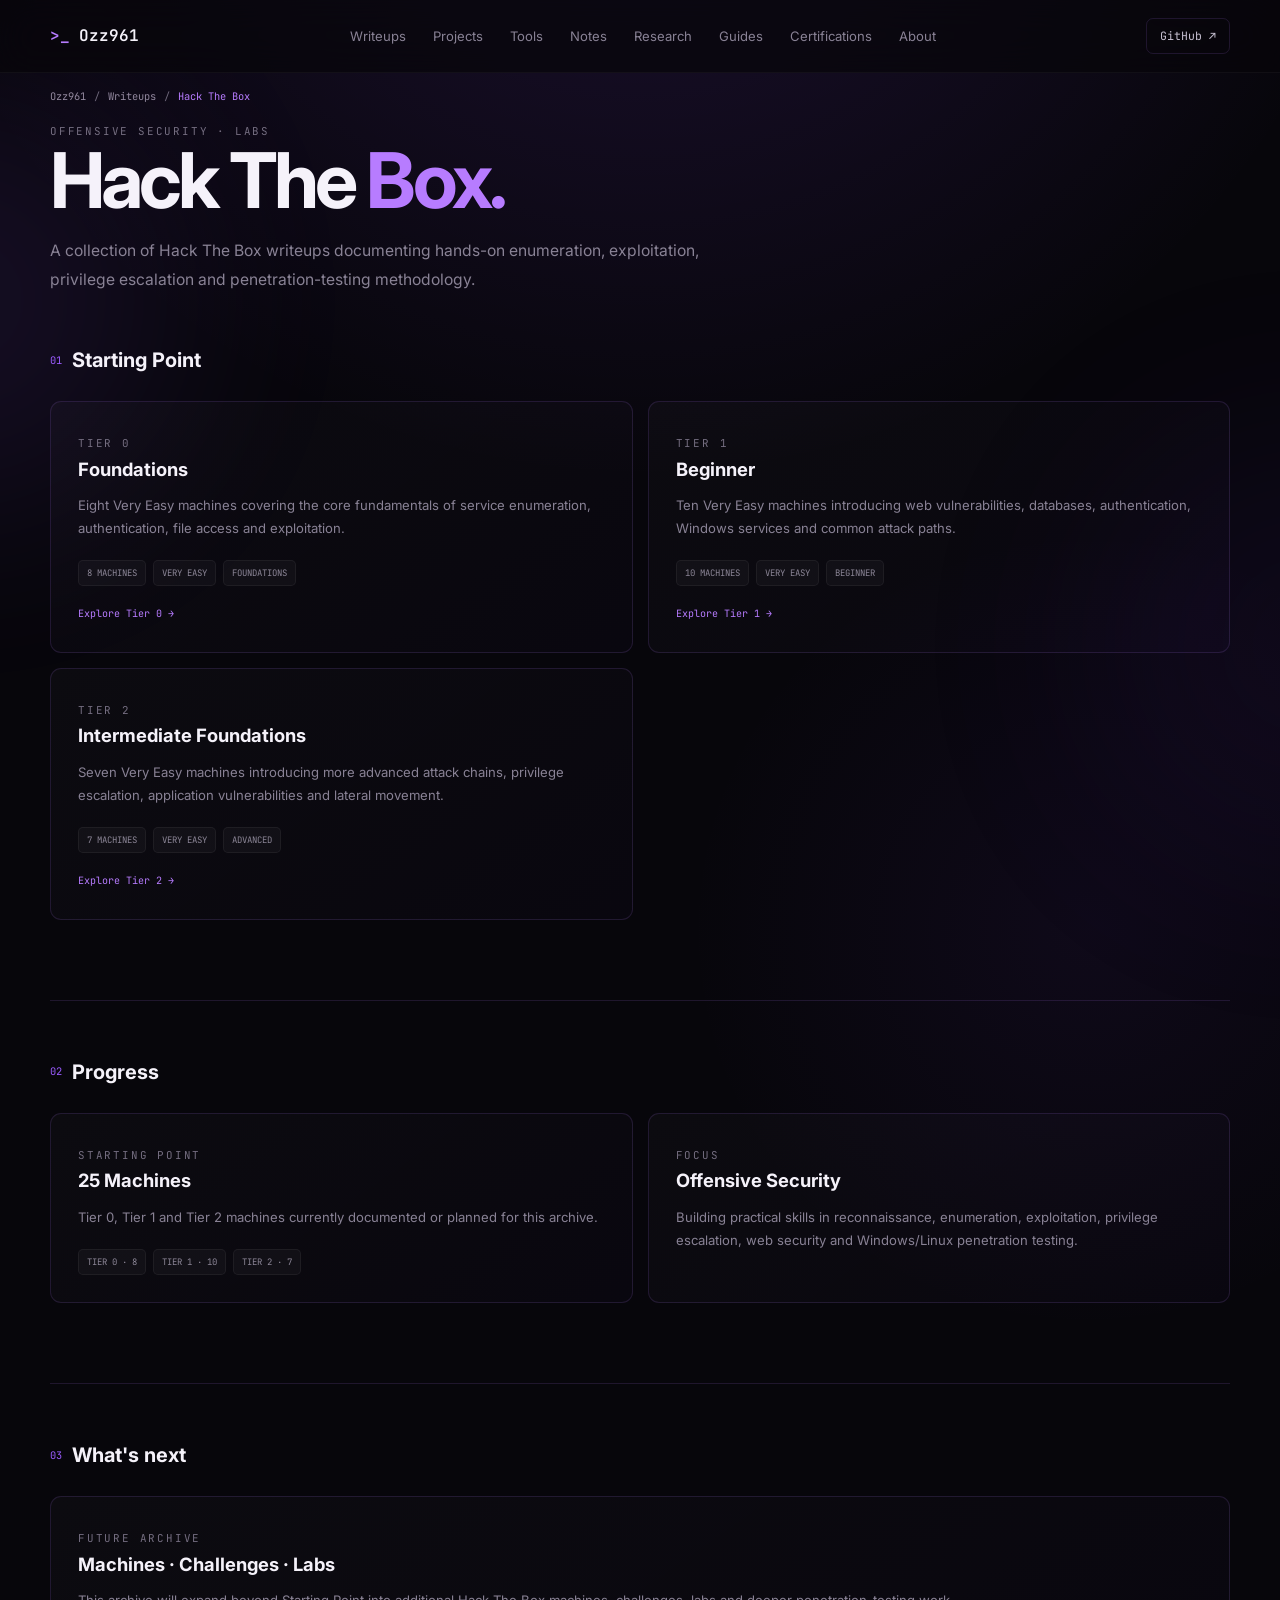
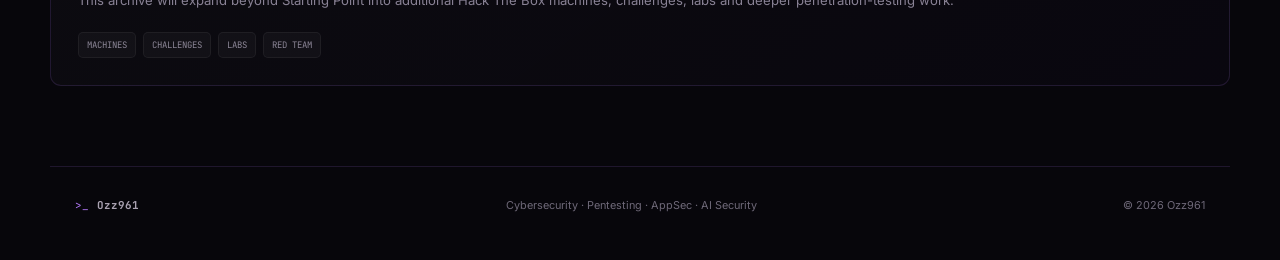
<file: writeups/htb/index.html>
<!DOCTYPE html>
<html lang="en">

<head>
    <meta charset="UTF-8">
    <meta name="viewport" content="width=device-width, initial-scale=1.0">

    <title>Hack The Box — Ozz961</title>

    <meta name="description"
        content="Hack The Box writeups and progress by Ozz961, covering Starting Point, penetration testing, enumeration and exploitation.">

    <meta name="theme-color" content="#08070d">

    <link rel="preconnect" href="https://fonts.googleapis.com">
    <link rel="preconnect" href="https://fonts.gstatic.com" crossorigin>

    <link
        href="https://fonts.googleapis.com/css2?family=Inter:wght@400;500;600;700&family=JetBrains+Mono:wght@400;500;600&display=swap"
        rel="stylesheet">

    <link rel="stylesheet" href="../../style.css">
</head>

<body>

    <div class="ambient ambient-one"></div>
    <div class="ambient ambient-two"></div>


    <!-- NAVIGATION -->
    <header class="navbar">

        <a href="/" class="brand">
            <span class="brand-mark">&gt;_</span>
            <span>Ozz961</span>
        </a>

        <nav class="nav-links">
            <a href="/writeups/">Writeups</a>
            <a href="/projects/">Projects</a>
            <a href="/tools/">Tools</a>
            <a href="/notes/">Notes</a>
            <a href="/research/">Research</a>
            <a href="/guides/">Guides</a>
            <a href="/certifications/">Certifications</a>
            <a href="/about/">About</a>
        </nav>

        <a href="https://github.com/Ozz961" target="_blank" rel="noopener noreferrer" class="github-link">
            GitHub ↗
        </a>

    </header>


    <main class="page-shell">

        <div class="page-container">

            <!-- HEADER -->
            <header class="page-header">

                <div class="page-breadcrumb">

                    <a href="/">Ozz961</a>
                    <span>/</span>

                    <a href="/writeups/">
                        Writeups
                    </a>

                    <span>/</span>

                    <span class="current">
                        Hack The Box
                    </span>

                </div>


                <span class="section-label">
                    OFFENSIVE SECURITY · LABS
                </span>


                <h1 class="page-title">
                    Hack The <span>Box.</span>
                </h1>


                <p class="page-description">
                    A collection of Hack The Box writeups documenting
                    hands-on enumeration, exploitation, privilege
                    escalation and penetration-testing methodology.
                </p>

            </header>


            <!-- OVERVIEW -->
            <section class="page-section">

                <div class="page-section-title">
                    <span class="number">01</span>
                    <h2>Starting Point</h2>
                </div>


                <div class="page-grid">


                    <!-- TIER 0 -->
                    <article class="page-card">

                        <span class="section-label">
                            TIER 0
                        </span>

                        <h3>
                            Foundations
                        </h3>

                        <p>
                            Eight Very Easy machines covering the core
                            fundamentals of service enumeration,
                            authentication, file access and exploitation.
                        </p>

                        <div class="page-tag-row">
                            <span class="page-tag">
                                8 MACHINES
                            </span>

                            <span class="page-tag">
                                VERY EASY
                            </span>

                            <span class="page-tag">
                                FOUNDATIONS
                            </span>
                        </div>

                        <a href="/writeups/htb/starting-point/tier-0/" class="page-link">
                            Explore Tier 0 →
                        </a>

                    </article>


                    <!-- TIER 1 -->
                    <article class="page-card">

                        <span class="section-label">
                            TIER 1
                        </span>

                        <h3>
                            Beginner
                        </h3>

                        <p>
                            Ten Very Easy machines introducing web
                            vulnerabilities, databases, authentication,
                            Windows services and common attack paths.
                        </p>

                        <div class="page-tag-row">
                            <span class="page-tag">
                                10 MACHINES
                            </span>

                            <span class="page-tag">
                                VERY EASY
                            </span>

                            <span class="page-tag">
                                BEGINNER
                            </span>
                        </div>

                        <a href="/writeups/htb/starting-point/tier-1/" class="page-link">
                            Explore Tier 1 →
                        </a>

                    </article>


                    <!-- TIER 2 -->
                    <article class="page-card">

                        <span class="section-label">
                            TIER 2
                        </span>

                        <h3>
                            Intermediate Foundations
                        </h3>

                        <p>
                            Seven Very Easy machines introducing more
                            advanced attack chains, privilege escalation,
                            application vulnerabilities and lateral movement.
                        </p>

                        <div class="page-tag-row">
                            <span class="page-tag">
                                7 MACHINES
                            </span>

                            <span class="page-tag">
                                VERY EASY
                            </span>

                            <span class="page-tag">
                                ADVANCED
                            </span>
                        </div>

                        <a href="/writeups/htb/starting-point/tier-2/" class="page-link">
                            Explore Tier 2 →
                        </a>

                    </article>

                </div>

            </section>


            <div class="page-divider"></div>


            <!-- PROGRESS -->
            <section class="page-section">

                <div class="page-section-title">
                    <span class="number">02</span>
                    <h2>Progress</h2>
                </div>


                <div class="page-grid">


                    <article class="page-card">

                        <span class="section-label">
                            STARTING POINT
                        </span>

                        <h3>
                            25 Machines
                        </h3>

                        <p>
                            Tier 0, Tier 1 and Tier 2 machines currently
                            documented or planned for this archive.
                        </p>

                        <div class="page-tag-row">

                            <span class="page-tag">
                                TIER 0 · 8
                            </span>

                            <span class="page-tag">
                                TIER 1 · 10
                            </span>

                            <span class="page-tag">
                                TIER 2 · 7
                            </span>

                        </div>

                    </article>


                    <article class="page-card">

                        <span class="section-label">
                            FOCUS
                        </span>

                        <h3>
                            Offensive Security
                        </h3>

                        <p>
                            Building practical skills in reconnaissance,
                            enumeration, exploitation, privilege escalation,
                            web security and Windows/Linux penetration testing.
                        </p>

                    </article>

                </div>

            </section>


            <div class="page-divider"></div>


            <!-- WHAT'S NEXT -->
            <section class="page-section">

                <div class="page-section-title">
                    <span class="number">03</span>
                    <h2>What's next</h2>
                </div>


                <article class="page-card">

                    <span class="section-label">
                        FUTURE ARCHIVE
                    </span>

                    <h3>
                        Machines · Challenges · Labs
                    </h3>

                    <p>
                        This archive will expand beyond Starting Point
                        into additional Hack The Box machines, challenges,
                        labs and deeper penetration-testing work.
                    </p>

                    <div class="page-tag-row">

                        <span class="page-tag">
                            MACHINES
                        </span>

                        <span class="page-tag">
                            CHALLENGES
                        </span>

                        <span class="page-tag">
                            LABS
                        </span>

                        <span class="page-tag">
                            RED TEAM
                        </span>

                    </div>

                </article>

            </section>

        </div>

    </main>


    <!-- FOOTER -->
    <footer>

        <div class="footer-brand">

            <span class="brand-mark">
                &gt;_
            </span>

            <strong>
                Ozz961
            </strong>

        </div>

        <p>
            Cybersecurity · Pentesting · AppSec · AI Security
        </p>

        <span>
            © <span id="year"></span> Ozz961
        </span>

    </footer>


    <script src="../../script.js"></script>

</body>

</html>
</file>
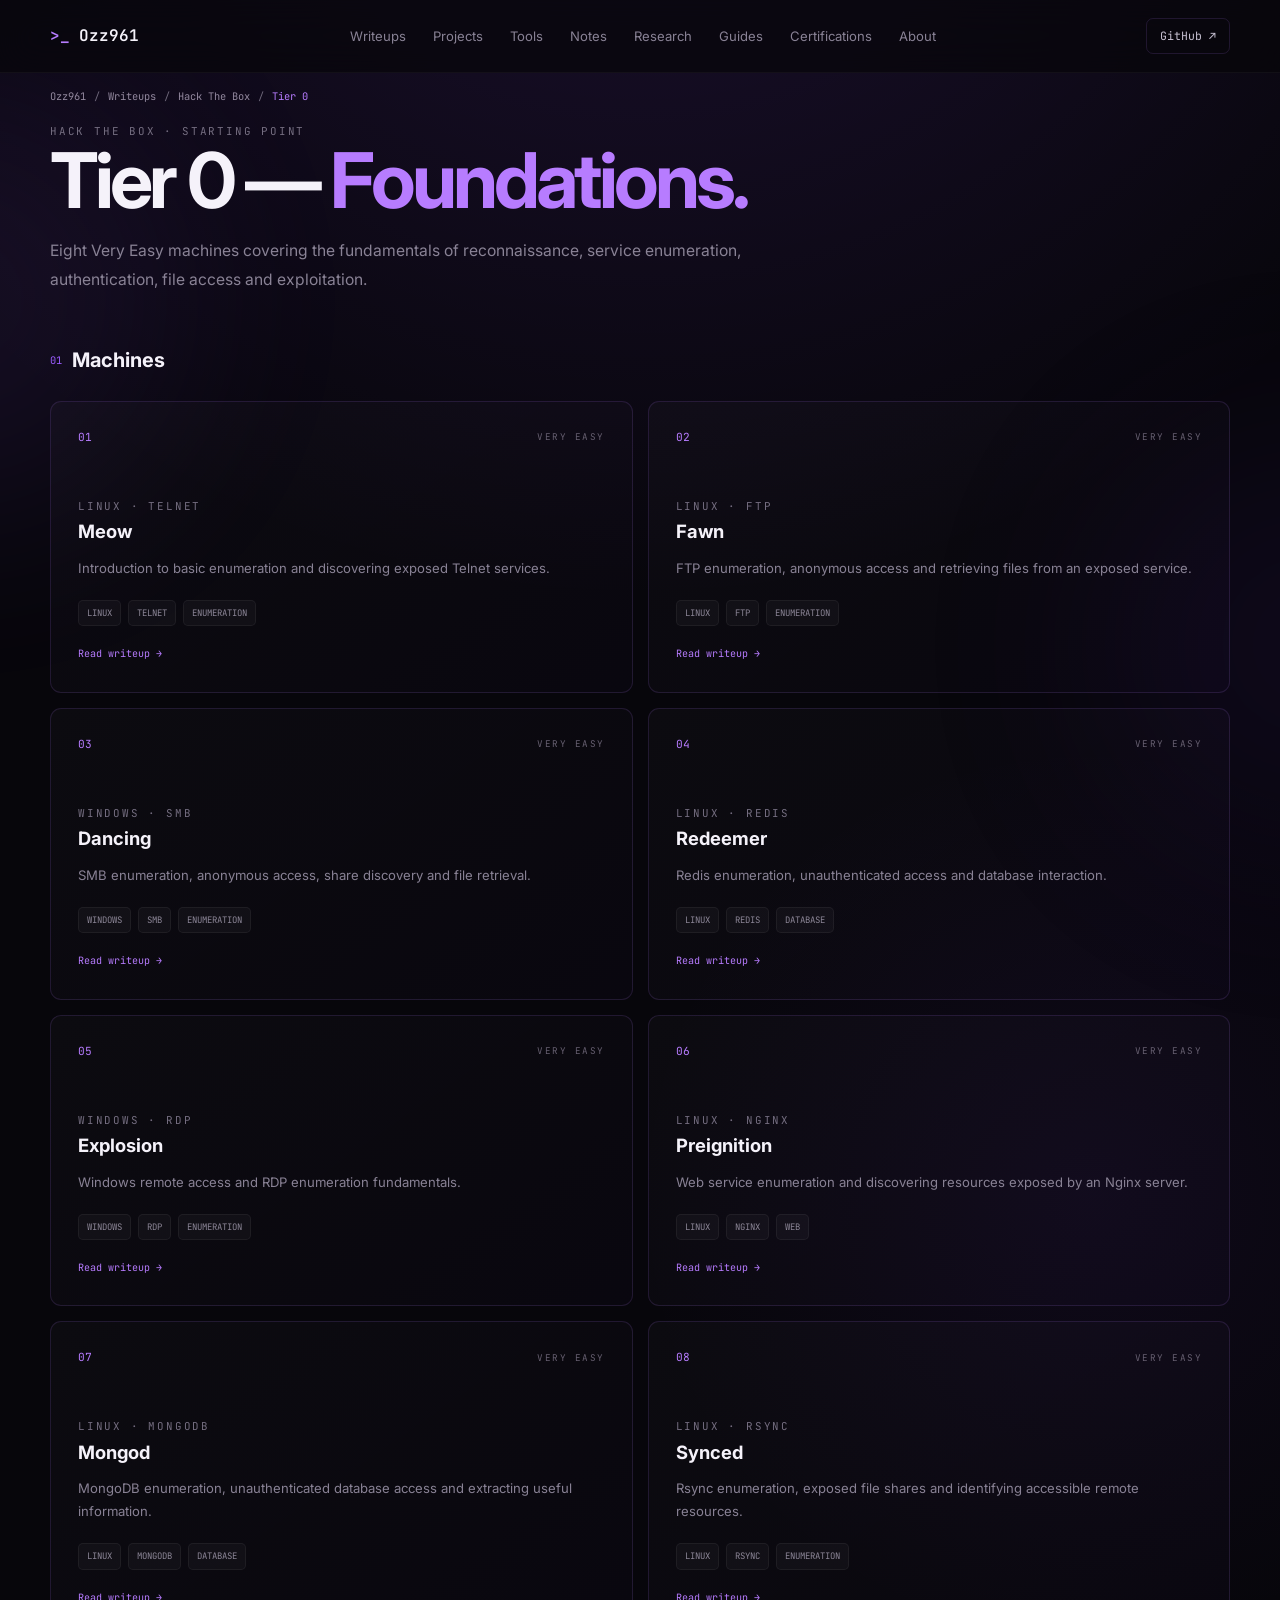
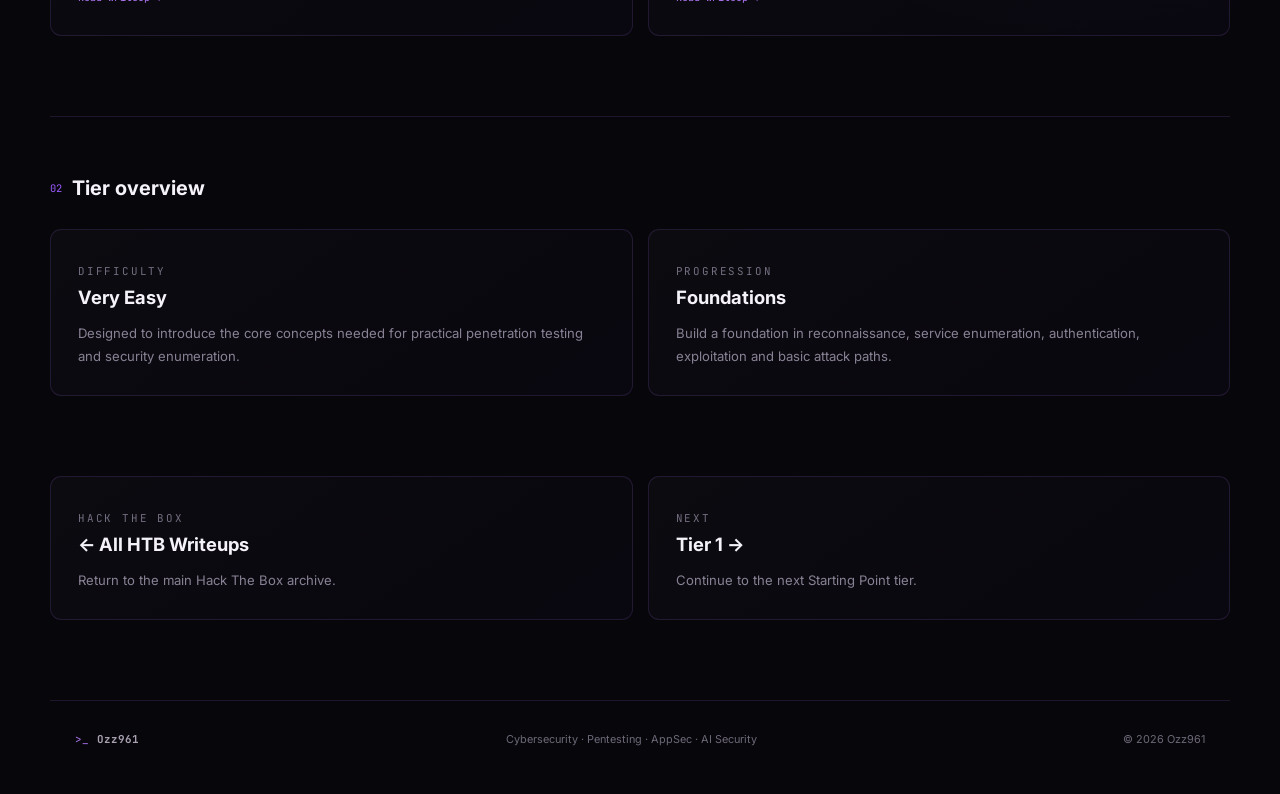
<file: writeups/htb/starting-point/index.html>
<!DOCTYPE html>
<html lang="en">

<head>
    <meta charset="UTF-8">
    <meta name="viewport" content="width=device-width, initial-scale=1.0">

    <title>Hack The Box Starting Point — Tier 0 | Ozz961</title>

    <meta name="description"
        content="Hack The Box Starting Point Tier 0 writeups by Ozz961 — Meow, Fawn, Dancing, Redeemer, Explosion, Preignition, Mongod and Synced.">

    <meta name="theme-color" content="#08070d">

    <link rel="preconnect" href="https://fonts.googleapis.com">
    <link rel="preconnect" href="https://fonts.gstatic.com" crossorigin>

    <link
        href="https://fonts.googleapis.com/css2?family=Inter:wght@400;500;600;700&family=JetBrains+Mono:wght@400;500;600&display=swap"
        rel="stylesheet">

    <link rel="stylesheet" href="../../../../style.css">
</head>

<body>

    <div class="ambient ambient-one"></div>
    <div class="ambient ambient-two"></div>


    <!-- NAVIGATION -->
    <header class="navbar">

        <a href="/" class="brand">
            <span class="brand-mark">&gt;_</span>
            <span>Ozz961</span>
        </a>

        <nav class="nav-links">
            <a href="/writeups/">Writeups</a>
            <a href="/projects/">Projects</a>
            <a href="/tools/">Tools</a>
            <a href="/notes/">Notes</a>
            <a href="/research/">Research</a>
            <a href="/guides/">Guides</a>
            <a href="/certifications/">Certifications</a>
            <a href="/about/">About</a>
        </nav>

        <a href="https://github.com/Ozz961" target="_blank" rel="noopener noreferrer" class="github-link">
            GitHub ↗
        </a>

    </header>


    <main class="page-shell">

        <div class="page-container">

            <!-- PAGE HEADER -->
            <header class="page-header">

                <div class="page-breadcrumb">

                    <a href="/">Ozz961</a>
                    <span>/</span>

                    <a href="/writeups/">
                        Writeups
                    </a>

                    <span>/</span>

                    <a href="/writeups/htb/">
                        Hack The Box
                    </a>

                    <span>/</span>

                    <span class="current">
                        Tier 0
                    </span>

                </div>


                <span class="section-label">
                    HACK THE BOX · STARTING POINT
                </span>


                <h1 class="page-title">
                    Tier 0 — <span>Foundations.</span>
                </h1>


                <p class="page-description">
                    Eight Very Easy machines covering the fundamentals of
                    reconnaissance, service enumeration, authentication,
                    file access and exploitation.
                </p>

            </header>


            <!-- OVERVIEW -->
            <section class="page-section">

                <div class="page-section-title">
                    <span class="number">01</span>
                    <h2>Machines</h2>
                </div>


                <div class="page-grid">


                    <!-- 01 MEOW -->
                    <a href="/writeups/htb/starting-point/tier-0/meow/" class="page-card"
                        style="text-decoration: none;">

                        <div class="card-top">
                            <span class="card-icon">
                                01
                            </span>

                            <span class="card-category">
                                VERY EASY
                            </span>
                        </div>

                        <span class="section-label">
                            LINUX · TELNET
                        </span>

                        <h3>
                            Meow
                        </h3>

                        <p>
                            Introduction to basic enumeration and
                            discovering exposed Telnet services.
                        </p>

                        <div class="page-tag-row">

                            <span class="page-tag">
                                LINUX
                            </span>

                            <span class="page-tag">
                                TELNET
                            </span>

                            <span class="page-tag">
                                ENUMERATION
                            </span>

                        </div>

                        <span class="page-link">
                            Read writeup →
                        </span>

                    </a>


                    <!-- 02 FAWN -->
                    <a href="/writeups/htb/starting-point/tier-0/fawn/" class="page-card"
                        style="text-decoration: none;">

                        <div class="card-top">
                            <span class="card-icon">
                                02
                            </span>

                            <span class="card-category">
                                VERY EASY
                            </span>
                        </div>

                        <span class="section-label">
                            LINUX · FTP
                        </span>

                        <h3>
                            Fawn
                        </h3>

                        <p>
                            FTP enumeration, anonymous access and
                            retrieving files from an exposed service.
                        </p>

                        <div class="page-tag-row">

                            <span class="page-tag">
                                LINUX
                            </span>

                            <span class="page-tag">
                                FTP
                            </span>

                            <span class="page-tag">
                                ENUMERATION
                            </span>

                        </div>

                        <span class="page-link">
                            Read writeup →
                        </span>

                    </a>


                    <!-- 03 DANCING -->
                    <a href="/writeups/htb/starting-point/tier-0/dancing/" class="page-card"
                        style="text-decoration: none;">

                        <div class="card-top">
                            <span class="card-icon">
                                03
                            </span>

                            <span class="card-category">
                                VERY EASY
                            </span>
                        </div>

                        <span class="section-label">
                            WINDOWS · SMB
                        </span>

                        <h3>
                            Dancing
                        </h3>

                        <p>
                            SMB enumeration, anonymous access, share
                            discovery and file retrieval.
                        </p>

                        <div class="page-tag-row">

                            <span class="page-tag">
                                WINDOWS
                            </span>

                            <span class="page-tag">
                                SMB
                            </span>

                            <span class="page-tag">
                                ENUMERATION
                            </span>

                        </div>

                        <span class="page-link">
                            Read writeup →
                        </span>

                    </a>


                    <!-- 04 REDEEMER -->
                    <a href="/writeups/htb/starting-point/tier-0/redeemer/" class="page-card"
                        style="text-decoration: none;">

                        <div class="card-top">
                            <span class="card-icon">
                                04
                            </span>

                            <span class="card-category">
                                VERY EASY
                            </span>
                        </div>

                        <span class="section-label">
                            LINUX · REDIS
                        </span>

                        <h3>
                            Redeemer
                        </h3>

                        <p>
                            Redis enumeration, unauthenticated access
                            and database interaction.
                        </p>

                        <div class="page-tag-row">

                            <span class="page-tag">
                                LINUX
                            </span>

                            <span class="page-tag">
                                REDIS
                            </span>

                            <span class="page-tag">
                                DATABASE
                            </span>

                        </div>

                        <span class="page-link">
                            Read writeup →
                        </span>

                    </a>


                    <!-- 05 EXPLOSION -->
                    <a href="/writeups/htb/starting-point/tier-0/explosion/" class="page-card"
                        style="text-decoration: none;">

                        <div class="card-top">
                            <span class="card-icon">
                                05
                            </span>

                            <span class="card-category">
                                VERY EASY
                            </span>
                        </div>

                        <span class="section-label">
                            WINDOWS · RDP
                        </span>

                        <h3>
                            Explosion
                        </h3>

                        <p>
                            Windows remote access and RDP enumeration
                            fundamentals.
                        </p>

                        <div class="page-tag-row">

                            <span class="page-tag">
                                WINDOWS
                            </span>

                            <span class="page-tag">
                                RDP
                            </span>

                            <span class="page-tag">
                                ENUMERATION
                            </span>

                        </div>

                        <span class="page-link">
                            Read writeup →
                        </span>

                    </a>


                    <!-- 06 PREIGNITION -->
                    <a href="/writeups/htb/starting-point/tier-0/preignition/" class="page-card"
                        style="text-decoration: none;">

                        <div class="card-top">
                            <span class="card-icon">
                                06
                            </span>

                            <span class="card-category">
                                VERY EASY
                            </span>
                        </div>

                        <span class="section-label">
                            LINUX · NGINX
                        </span>

                        <h3>
                            Preignition
                        </h3>

                        <p>
                            Web service enumeration and discovering
                            resources exposed by an Nginx server.
                        </p>

                        <div class="page-tag-row">

                            <span class="page-tag">
                                LINUX
                            </span>

                            <span class="page-tag">
                                NGINX
                            </span>

                            <span class="page-tag">
                                WEB
                            </span>

                        </div>

                        <span class="page-link">
                            Read writeup →
                        </span>

                    </a>


                    <!-- 07 MONGOD -->
                    <a href="/writeups/htb/starting-point/tier-0/mongod/" class="page-card"
                        style="text-decoration: none;">

                        <div class="card-top">
                            <span class="card-icon">
                                07
                            </span>

                            <span class="card-category">
                                VERY EASY
                            </span>
                        </div>

                        <span class="section-label">
                            LINUX · MONGODB
                        </span>

                        <h3>
                            Mongod
                        </h3>

                        <p>
                            MongoDB enumeration, unauthenticated database
                            access and extracting useful information.
                        </p>

                        <div class="page-tag-row">

                            <span class="page-tag">
                                LINUX
                            </span>

                            <span class="page-tag">
                                MONGODB
                            </span>

                            <span class="page-tag">
                                DATABASE
                            </span>

                        </div>

                        <span class="page-link">
                            Read writeup →
                        </span>

                    </a>


                    <!-- 08 SYNCED -->
                    <a href="/writeups/htb/starting-point/tier-0/synced/" class="page-card"
                        style="text-decoration: none;">

                        <div class="card-top">
                            <span class="card-icon">
                                08
                            </span>

                            <span class="card-category">
                                VERY EASY
                            </span>
                        </div>

                        <span class="section-label">
                            LINUX · RSYNC
                        </span>

                        <h3>
                            Synced
                        </h3>

                        <p>
                            Rsync enumeration, exposed file shares and
                            identifying accessible remote resources.
                        </p>

                        <div class="page-tag-row">

                            <span class="page-tag">
                                LINUX
                            </span>

                            <span class="page-tag">
                                RSYNC
                            </span>

                            <span class="page-tag">
                                ENUMERATION
                            </span>

                        </div>

                        <span class="page-link">
                            Read writeup →
                        </span>

                    </a>

                </div>

            </section>


            <div class="page-divider"></div>


            <!-- TIER INFO -->
            <section class="page-section">

                <div class="page-section-title">
                    <span class="number">02</span>
                    <h2>Tier overview</h2>
                </div>


                <div class="page-grid">

                    <article class="page-card">

                        <span class="section-label">
                            DIFFICULTY
                        </span>

                        <h3>
                            Very Easy
                        </h3>

                        <p>
                            Designed to introduce the core concepts needed
                            for practical penetration testing and security
                            enumeration.
                        </p>

                    </article>


                    <article class="page-card">

                        <span class="section-label">
                            PROGRESSION
                        </span>

                        <h3>
                            Foundations
                        </h3>

                        <p>
                            Build a foundation in reconnaissance,
                            service enumeration, authentication,
                            exploitation and basic attack paths.
                        </p>

                    </article>

                </div>

            </section>


            <!-- NAVIGATION -->
            <section class="page-section">

                <div class="page-grid">

                    <a href="/writeups/htb/" class="page-card" style="text-decoration: none;">

                        <span class="section-label">
                            HACK THE BOX
                        </span>

                        <h3>
                            ← All HTB Writeups
                        </h3>

                        <p>
                            Return to the main Hack The Box archive.
                        </p>

                    </a>


                    <a href="/writeups/htb/starting-point/tier-1/" class="page-card" style="text-decoration: none;">

                        <span class="section-label">
                            NEXT
                        </span>

                        <h3>
                            Tier 1 →
                        </h3>

                        <p>
                            Continue to the next Starting Point tier.
                        </p>

                    </a>

                </div>

            </section>

        </div>

    </main>


    <!-- FOOTER -->
    <footer>

        <div class="footer-brand">

            <span class="brand-mark">
                &gt;_
            </span>

            <strong>
                Ozz961
            </strong>

        </div>

        <p>
            Cybersecurity · Pentesting · AppSec · AI Security
        </p>

        <span>
            © <span id="year"></span> Ozz961
        </span>

    </footer>

    <script src="../../../../script.js"></script>

</body>

</html>
</file>
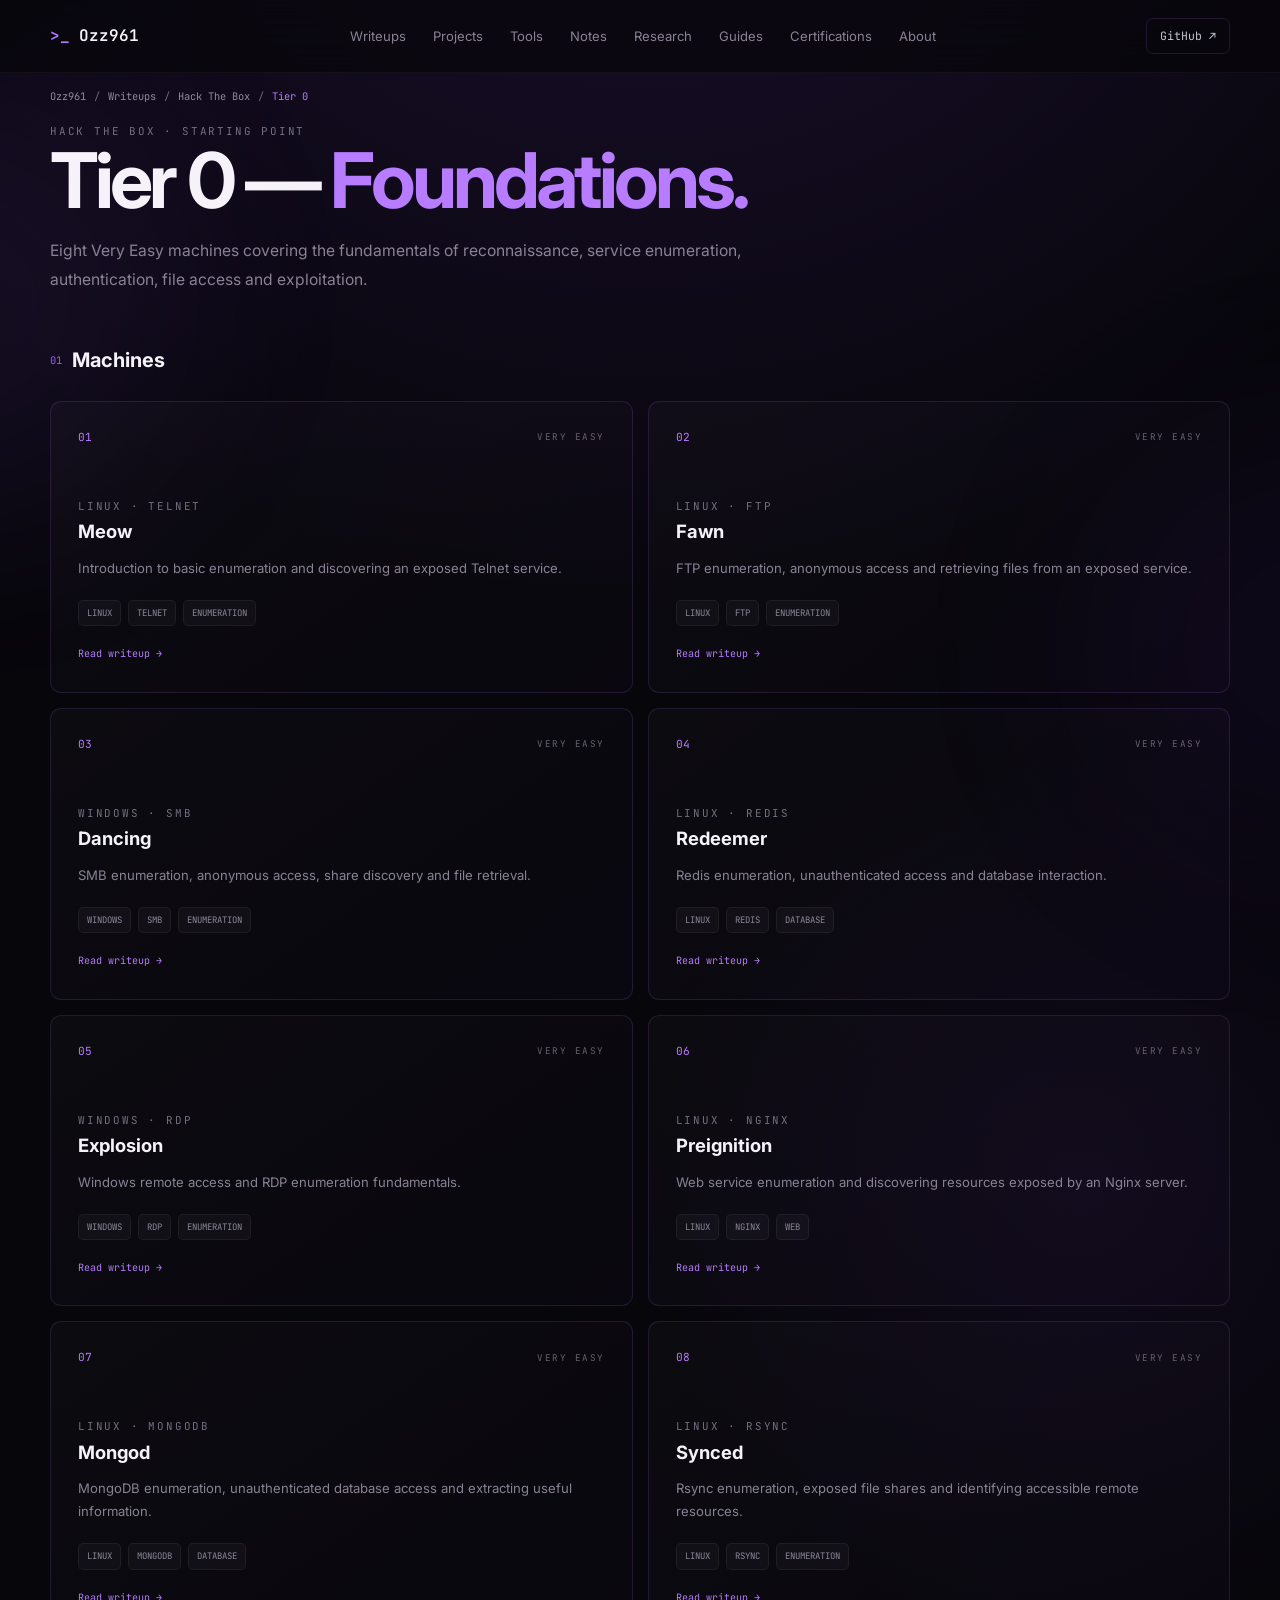
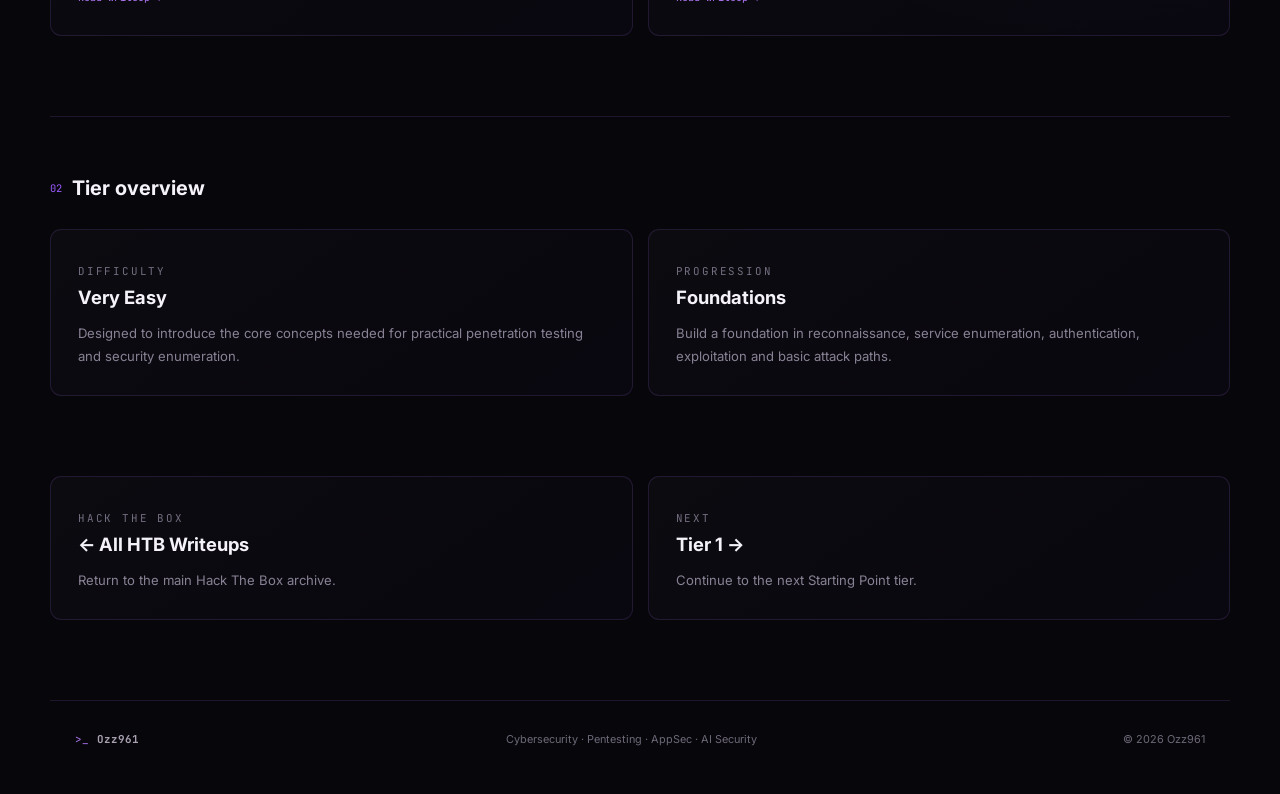
<file: writeups/htb/starting-point/tier-0/index.html>
<!DOCTYPE html>
<html lang="en">

<head>
    <meta charset="UTF-8">
    <meta name="viewport" content="width=device-width, initial-scale=1.0">

    <title>Hack The Box Starting Point — Tier 0 | Ozz961</title>

    <meta name="description"
        content="Hack The Box Starting Point Tier 0 writeups by Ozz961 — Meow, Fawn, Dancing, Redeemer, Explosion, Preignition, Mongod and Synced.">

    <meta name="theme-color" content="#08070d">

    <link rel="preconnect" href="https://fonts.googleapis.com">
    <link rel="preconnect" href="https://fonts.gstatic.com" crossorigin>

    <link
        href="https://fonts.googleapis.com/css2?family=Inter:wght@400;500;600;700&family=JetBrains+Mono:wght@400;500;600&display=swap"
        rel="stylesheet">

    <link rel="stylesheet" href="../../../../style.css">
</head>

<body>

    <div class="ambient ambient-one"></div>
    <div class="ambient ambient-two"></div>


    <!-- NAVIGATION -->
    <header class="navbar">

        <a href="/" class="brand">
            <span class="brand-mark">&gt;_</span>
            <span>Ozz961</span>
        </a>

        <nav class="nav-links">
            <a href="/writeups/">Writeups</a>
            <a href="/projects/">Projects</a>
            <a href="/tools/">Tools</a>
            <a href="/notes/">Notes</a>
            <a href="/research/">Research</a>
            <a href="/guides/">Guides</a>
            <a href="/certifications/">Certifications</a>
            <a href="/about/">About</a>
        </nav>

        <a href="https://github.com/Ozz961" target="_blank" rel="noopener noreferrer" class="github-link">
            GitHub ↗
        </a>

    </header>


    <main class="page-shell">

        <div class="page-container">


            <!-- PAGE HEADER -->

            <header class="page-header">

                <div class="page-breadcrumb">

                    <a href="/">Ozz961</a>
                    <span>/</span>

                    <a href="/writeups/">
                        Writeups
                    </a>

                    <span>/</span>

                    <a href="/writeups/htb/">
                        Hack The Box
                    </a>

                    <span>/</span>

                    <span class="current">
                        Tier 0
                    </span>

                </div>


                <span class="section-label">
                    HACK THE BOX · STARTING POINT
                </span>


                <h1 class="page-title">
                    Tier 0 — <span>Foundations.</span>
                </h1>


                <p class="page-description">
                    Eight Very Easy machines covering the fundamentals of
                    reconnaissance, service enumeration, authentication,
                    file access and exploitation.
                </p>

            </header>


            <!-- MACHINES -->

            <section class="page-section">

                <div class="page-section-title">

                    <span class="number">
                        01
                    </span>

                    <h2>
                        Machines
                    </h2>

                </div>


                <div class="page-grid">


                    <!-- 01 MEOW -->

                    <a href="/writeups/htb/starting-point/tier-0/meow/" class="page-card"
                        style="text-decoration: none;">

                        <div class="card-top">

                            <span class="card-icon">
                                01
                            </span>

                            <span class="card-category">
                                VERY EASY
                            </span>

                        </div>


                        <span class="section-label">
                            LINUX · TELNET
                        </span>


                        <h3>
                            Meow
                        </h3>


                        <p>
                            Introduction to basic enumeration and
                            discovering an exposed Telnet service.
                        </p>


                        <div class="page-tag-row">

                            <span class="page-tag">
                                LINUX
                            </span>

                            <span class="page-tag">
                                TELNET
                            </span>

                            <span class="page-tag">
                                ENUMERATION
                            </span>

                        </div>


                        <span class="page-link">
                            Read writeup →
                        </span>

                    </a>



                    <!-- 02 FAWN -->

                    <a href="/writeups/htb/starting-point/tier-0/fawn/" class="page-card"
                        style="text-decoration: none;">

                        <div class="card-top">

                            <span class="card-icon">
                                02
                            </span>

                            <span class="card-category">
                                VERY EASY
                            </span>

                        </div>


                        <span class="section-label">
                            LINUX · FTP
                        </span>


                        <h3>
                            Fawn
                        </h3>


                        <p>
                            FTP enumeration, anonymous access and
                            retrieving files from an exposed service.
                        </p>


                        <div class="page-tag-row">

                            <span class="page-tag">
                                LINUX
                            </span>

                            <span class="page-tag">
                                FTP
                            </span>

                            <span class="page-tag">
                                ENUMERATION
                            </span>

                        </div>


                        <span class="page-link">
                            Read writeup →
                        </span>

                    </a>



                    <!-- 03 DANCING -->

                    <a href="/writeups/htb/starting-point/tier-0/dancing/" class="page-card"
                        style="text-decoration: none;">

                        <div class="card-top">

                            <span class="card-icon">
                                03
                            </span>

                            <span class="card-category">
                                VERY EASY
                            </span>

                        </div>


                        <span class="section-label">
                            WINDOWS · SMB
                        </span>


                        <h3>
                            Dancing
                        </h3>


                        <p>
                            SMB enumeration, anonymous access, share
                            discovery and file retrieval.
                        </p>


                        <div class="page-tag-row">

                            <span class="page-tag">
                                WINDOWS
                            </span>

                            <span class="page-tag">
                                SMB
                            </span>

                            <span class="page-tag">
                                ENUMERATION
                            </span>

                        </div>


                        <span class="page-link">
                            Read writeup →
                        </span>

                    </a>



                    <!-- 04 REDEEMER -->

                    <a href="/writeups/htb/starting-point/tier-0/redeemer/" class="page-card"
                        style="text-decoration: none;">

                        <div class="card-top">

                            <span class="card-icon">
                                04
                            </span>

                            <span class="card-category">
                                VERY EASY
                            </span>

                        </div>


                        <span class="section-label">
                            LINUX · REDIS
                        </span>


                        <h3>
                            Redeemer
                        </h3>


                        <p>
                            Redis enumeration, unauthenticated access
                            and database interaction.
                        </p>


                        <div class="page-tag-row">

                            <span class="page-tag">
                                LINUX
                            </span>

                            <span class="page-tag">
                                REDIS
                            </span>

                            <span class="page-tag">
                                DATABASE
                            </span>

                        </div>


                        <span class="page-link">
                            Read writeup →
                        </span>

                    </a>



                    <!-- 05 EXPLOSION -->

                    <a href="/writeups/htb/starting-point/tier-0/explosion/" class="page-card"
                        style="text-decoration: none;">

                        <div class="card-top">

                            <span class="card-icon">
                                05
                            </span>

                            <span class="card-category">
                                VERY EASY
                            </span>

                        </div>


                        <span class="section-label">
                            WINDOWS · RDP
                        </span>


                        <h3>
                            Explosion
                        </h3>


                        <p>
                            Windows remote access and RDP enumeration
                            fundamentals.
                        </p>


                        <div class="page-tag-row">

                            <span class="page-tag">
                                WINDOWS
                            </span>

                            <span class="page-tag">
                                RDP
                            </span>

                            <span class="page-tag">
                                ENUMERATION
                            </span>

                        </div>


                        <span class="page-link">
                            Read writeup →
                        </span>

                    </a>



                    <!-- 06 PREIGNITION -->

                    <a href="/writeups/htb/starting-point/tier-0/preignition/" class="page-card"
                        style="text-decoration: none;">

                        <div class="card-top">

                            <span class="card-icon">
                                06
                            </span>

                            <span class="card-category">
                                VERY EASY
                            </span>

                        </div>


                        <span class="section-label">
                            LINUX · NGINX
                        </span>


                        <h3>
                            Preignition
                        </h3>


                        <p>
                            Web service enumeration and discovering
                            resources exposed by an Nginx server.
                        </p>


                        <div class="page-tag-row">

                            <span class="page-tag">
                                LINUX
                            </span>

                            <span class="page-tag">
                                NGINX
                            </span>

                            <span class="page-tag">
                                WEB
                            </span>

                        </div>


                        <span class="page-link">
                            Read writeup →
                        </span>

                    </a>



                    <!-- 07 MONGOD -->

                    <a href="/writeups/htb/starting-point/tier-0/mongod/" class="page-card"
                        style="text-decoration: none;">

                        <div class="card-top">

                            <span class="card-icon">
                                07
                            </span>

                            <span class="card-category">
                                VERY EASY
                            </span>

                        </div>


                        <span class="section-label">
                            LINUX · MONGODB
                        </span>


                        <h3>
                            Mongod
                        </h3>


                        <p>
                            MongoDB enumeration, unauthenticated database
                            access and extracting useful information.
                        </p>


                        <div class="page-tag-row">

                            <span class="page-tag">
                                LINUX
                            </span>

                            <span class="page-tag">
                                MONGODB
                            </span>

                            <span class="page-tag">
                                DATABASE
                            </span>

                        </div>


                        <span class="page-link">
                            Read writeup →
                        </span>

                    </a>



                    <!-- 08 SYNCED -->

                    <a href="/writeups/htb/starting-point/tier-0/synced/" class="page-card"
                        style="text-decoration: none;">

                        <div class="card-top">

                            <span class="card-icon">
                                08
                            </span>

                            <span class="card-category">
                                VERY EASY
                            </span>

                        </div>


                        <span class="section-label">
                            LINUX · RSYNC
                        </span>


                        <h3>
                            Synced
                        </h3>


                        <p>
                            Rsync enumeration, exposed file shares and
                            identifying accessible remote resources.
                        </p>


                        <div class="page-tag-row">

                            <span class="page-tag">
                                LINUX
                            </span>

                            <span class="page-tag">
                                RSYNC
                            </span>

                            <span class="page-tag">
                                ENUMERATION
                            </span>

                        </div>


                        <span class="page-link">
                            Read writeup →
                        </span>

                    </a>


                </div>

            </section>


            <div class="page-divider"></div>


            <!-- TIER OVERVIEW -->

            <section class="page-section">

                <div class="page-section-title">

                    <span class="number">
                        02
                    </span>

                    <h2>
                        Tier overview
                    </h2>

                </div>


                <div class="page-grid">


                    <article class="page-card">

                        <span class="section-label">
                            DIFFICULTY
                        </span>

                        <h3>
                            Very Easy
                        </h3>

                        <p>
                            Designed to introduce the core concepts needed
                            for practical penetration testing and security
                            enumeration.
                        </p>

                    </article>


                    <article class="page-card">

                        <span class="section-label">
                            PROGRESSION
                        </span>

                        <h3>
                            Foundations
                        </h3>

                        <p>
                            Build a foundation in reconnaissance,
                            service enumeration, authentication,
                            exploitation and basic attack paths.
                        </p>

                    </article>


                </div>

            </section>


            <!-- NAVIGATION -->

            <section class="page-section">

                <div class="page-grid">


                    <a href="/writeups/htb/" class="page-card" style="text-decoration: none;">

                        <span class="section-label">
                            HACK THE BOX
                        </span>

                        <h3>
                            ← All HTB Writeups
                        </h3>

                        <p>
                            Return to the main Hack The Box archive.
                        </p>

                    </a>


                    <a href="/writeups/htb/starting-point/tier-1/" class="page-card" style="text-decoration: none;">

                        <span class="section-label">
                            NEXT
                        </span>

                        <h3>
                            Tier 1 →
                        </h3>

                        <p>
                            Continue to the next Starting Point tier.
                        </p>

                    </a>


                </div>

            </section>


        </div>

    </main>


    <!-- FOOTER -->

    <footer>

        <div class="footer-brand">

            <span class="brand-mark">
                &gt;_
            </span>

            <strong>
                Ozz961
            </strong>

        </div>


        <p>
            Cybersecurity · Pentesting · AppSec · AI Security
        </p>


        <span>
            © <span id="year"></span> Ozz961
        </span>

    </footer>


    <script src="../../../../script.js"></script>

</body>

</html>
</file>
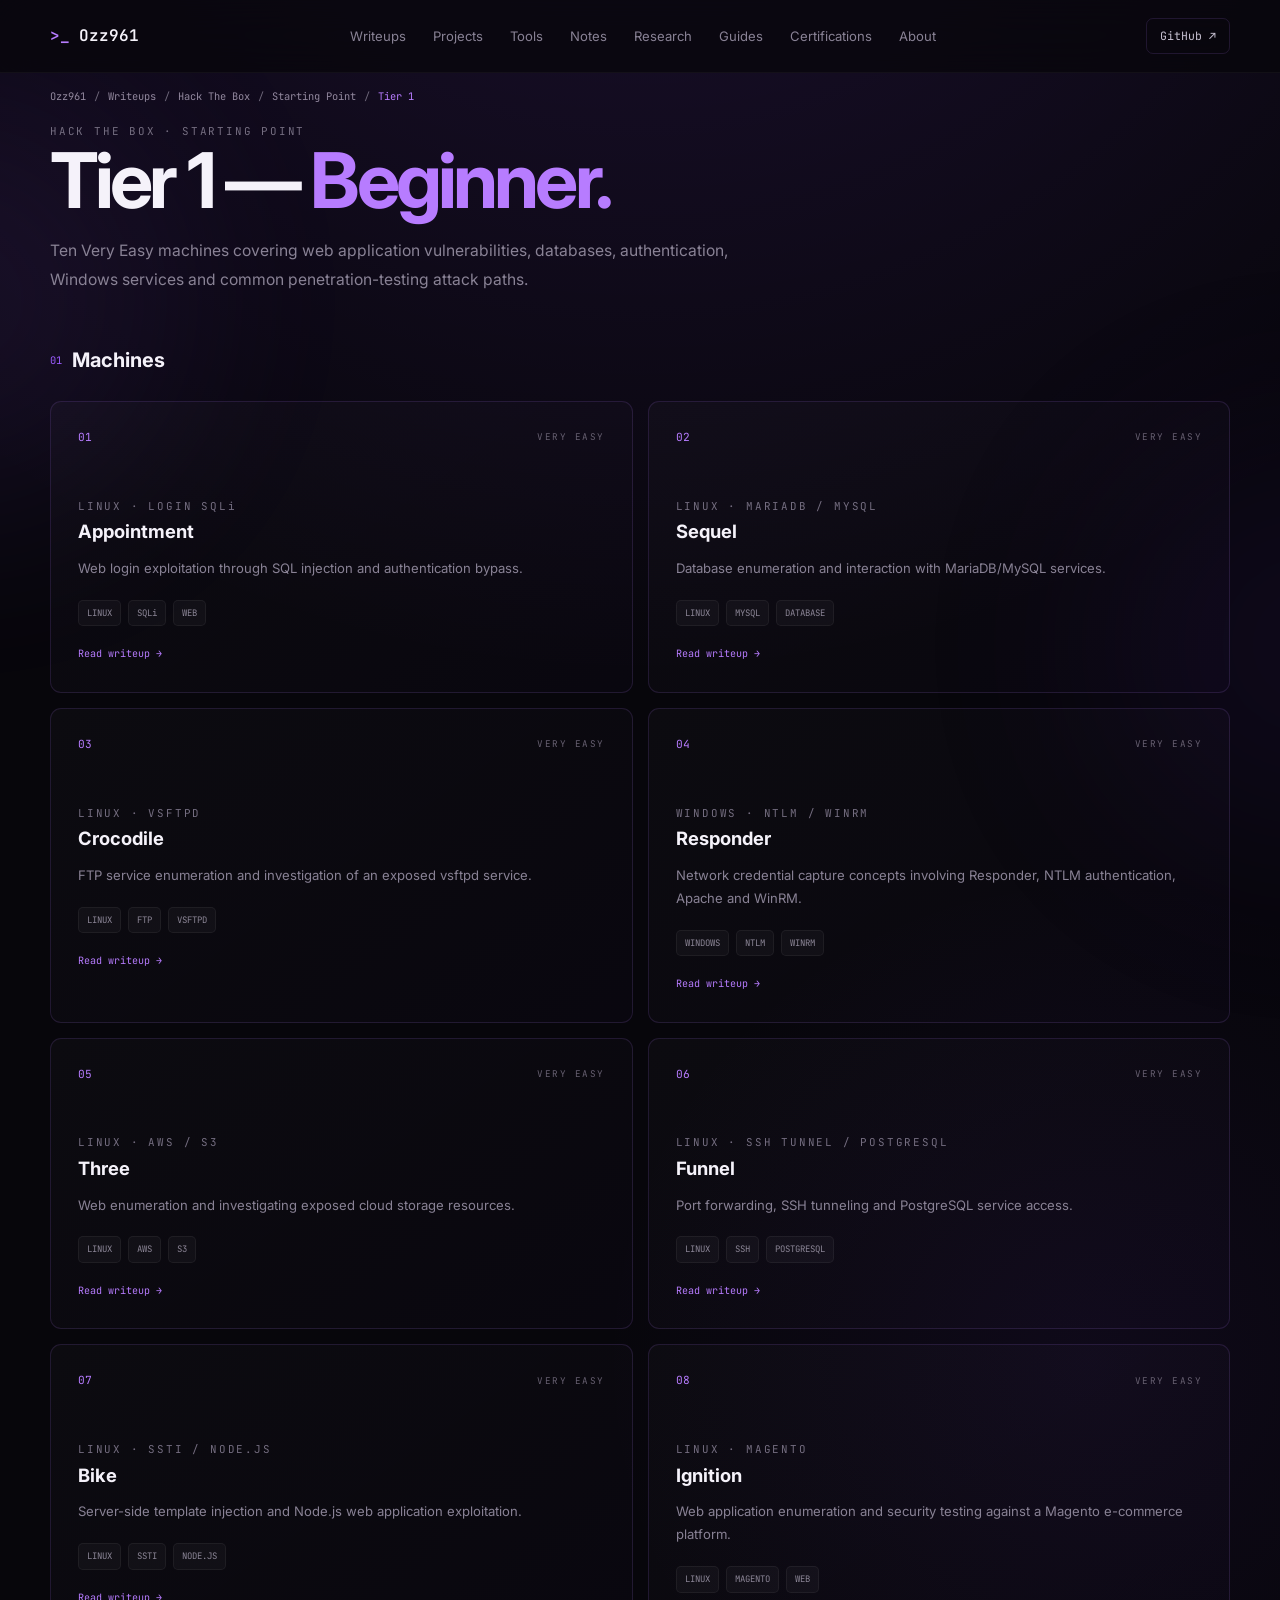
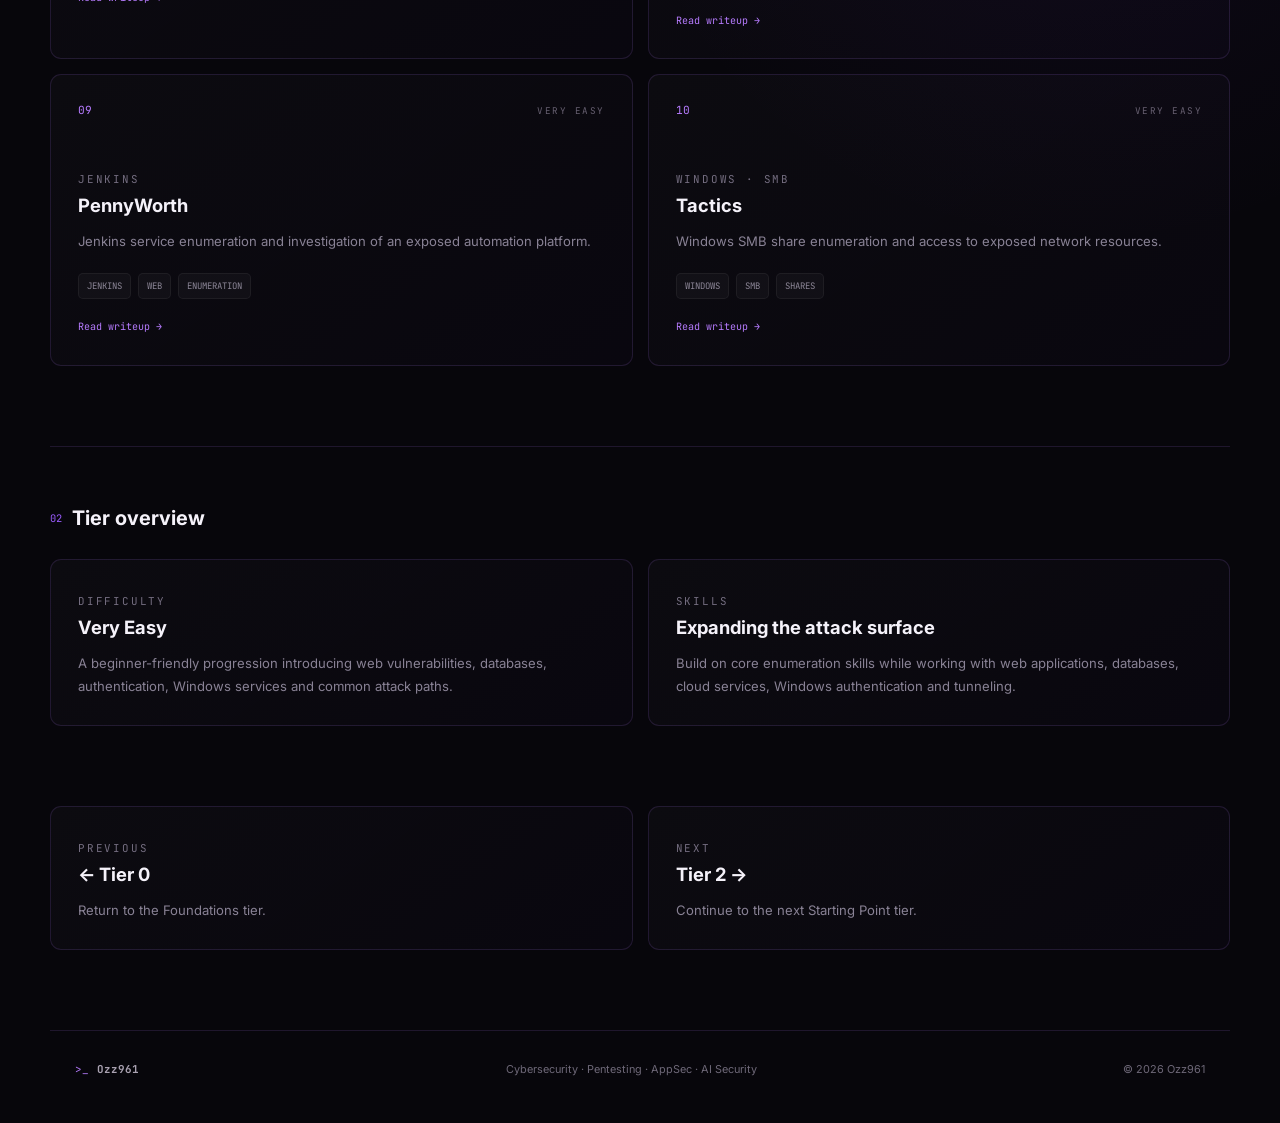
<file: writeups/htb/starting-point/tier-1/index.html>
<!DOCTYPE html>
<html lang="en">

<head>
    <meta charset="UTF-8">
    <meta name="viewport" content="width=device-width, initial-scale=1.0">

    <title>Hack The Box Starting Point — Tier 1 | Ozz961</title>

    <meta name="description"
        content="Hack The Box Starting Point Tier 1 writeups by Ozz961 — Appointment, Sequel, Crocodile, Responder, Three, Funnel, Bike, Ignition, PennyWorth and Tactics.">

    <meta name="theme-color" content="#08070d">

    <link rel="preconnect" href="https://fonts.googleapis.com">
    <link rel="preconnect" href="https://fonts.gstatic.com" crossorigin>

    <link
        href="https://fonts.googleapis.com/css2?family=Inter:wght@400;500;600;700&family=JetBrains+Mono:wght@400;500;600&display=swap"
        rel="stylesheet">

    <link rel="stylesheet" href="../../../../style.css">
</head>

<body>

    <div class="ambient ambient-one"></div>
    <div class="ambient ambient-two"></div>


    <!-- NAVIGATION -->
    <header class="navbar">

        <a href="/" class="brand">
            <span class="brand-mark">&gt;_</span>
            <span>Ozz961</span>
        </a>

        <nav class="nav-links">
            <a href="/writeups/">Writeups</a>
            <a href="/projects/">Projects</a>
            <a href="/tools/">Tools</a>
            <a href="/notes/">Notes</a>
            <a href="/research/">Research</a>
            <a href="/guides/">Guides</a>
            <a href="/certifications/">Certifications</a>
            <a href="/about/">About</a>
        </nav>

        <a href="https://github.com/Ozz961" target="_blank" rel="noopener noreferrer" class="github-link">
            GitHub ↗
        </a>

    </header>


    <main class="page-shell">

        <div class="page-container">

            <!-- PAGE HEADER -->
            <header class="page-header">

                <div class="page-breadcrumb">

                    <a href="/">Ozz961</a>
                    <span>/</span>

                    <a href="/writeups/">
                        Writeups
                    </a>

                    <span>/</span>

                    <a href="/writeups/htb/">
                        Hack The Box
                    </a>

                    <span>/</span>

                    <a href="/writeups/htb/starting-point/">
                        Starting Point
                    </a>

                    <span>/</span>

                    <span class="current">
                        Tier 1
                    </span>

                </div>


                <span class="section-label">
                    HACK THE BOX · STARTING POINT
                </span>


                <h1 class="page-title">
                    Tier 1 — <span>Beginner.</span>
                </h1>


                <p class="page-description">
                    Ten Very Easy machines covering web application
                    vulnerabilities, databases, authentication, Windows
                    services and common penetration-testing attack paths.
                </p>

            </header>


            <!-- MACHINES -->
            <section class="page-section">

                <div class="page-section-title">
                    <span class="number">01</span>
                    <h2>Machines</h2>
                </div>


                <div class="page-grid">


                    <!-- 01 APPOINTMENT -->
                    <a href="/writeups/htb/starting-point/tier-1/appointment/" class="page-card"
                        style="text-decoration: none;">

                        <div class="card-top">
                            <span class="card-icon">01</span>
                            <span class="card-category">VERY EASY</span>
                        </div>

                        <span class="section-label">
                            LINUX · LOGIN SQLi
                        </span>

                        <h3>Appointment</h3>

                        <p>
                            Web login exploitation through SQL injection
                            and authentication bypass.
                        </p>

                        <div class="page-tag-row">
                            <span class="page-tag">LINUX</span>
                            <span class="page-tag">SQLi</span>
                            <span class="page-tag">WEB</span>
                        </div>

                        <span class="page-link">
                            Read writeup →
                        </span>

                    </a>


                    <!-- 02 SEQUEL -->
                    <a href="/writeups/htb/starting-point/tier-1/sequel/" class="page-card"
                        style="text-decoration: none;">

                        <div class="card-top">
                            <span class="card-icon">02</span>
                            <span class="card-category">VERY EASY</span>
                        </div>

                        <span class="section-label">
                            LINUX · MARIADB / MYSQL
                        </span>

                        <h3>Sequel</h3>

                        <p>
                            Database enumeration and interaction with
                            MariaDB/MySQL services.
                        </p>

                        <div class="page-tag-row">
                            <span class="page-tag">LINUX</span>
                            <span class="page-tag">MYSQL</span>
                            <span class="page-tag">DATABASE</span>
                        </div>

                        <span class="page-link">
                            Read writeup →
                        </span>

                    </a>


                    <!-- 03 CROCODILE -->
                    <a href="/writeups/htb/starting-point/tier-1/crocodile/" class="page-card"
                        style="text-decoration: none;">

                        <div class="card-top">
                            <span class="card-icon">03</span>
                            <span class="card-category">VERY EASY</span>
                        </div>

                        <span class="section-label">
                            LINUX · VSFTPD
                        </span>

                        <h3>Crocodile</h3>

                        <p>
                            FTP service enumeration and investigation of
                            an exposed vsftpd service.
                        </p>

                        <div class="page-tag-row">
                            <span class="page-tag">LINUX</span>
                            <span class="page-tag">FTP</span>
                            <span class="page-tag">VSFTPD</span>
                        </div>

                        <span class="page-link">
                            Read writeup →
                        </span>

                    </a>


                    <!-- 04 RESPONDER -->
                    <a href="/writeups/htb/starting-point/tier-1/responder/" class="page-card"
                        style="text-decoration: none;">

                        <div class="card-top">
                            <span class="card-icon">04</span>
                            <span class="card-category">VERY EASY</span>
                        </div>

                        <span class="section-label">
                            WINDOWS · NTLM / WINRM
                        </span>

                        <h3>Responder</h3>

                        <p>
                            Network credential capture concepts involving
                            Responder, NTLM authentication, Apache and WinRM.
                        </p>

                        <div class="page-tag-row">
                            <span class="page-tag">WINDOWS</span>
                            <span class="page-tag">NTLM</span>
                            <span class="page-tag">WINRM</span>
                        </div>

                        <span class="page-link">
                            Read writeup →
                        </span>

                    </a>


                    <!-- 05 THREE -->
                    <a href="/writeups/htb/starting-point/tier-1/three/" class="page-card"
                        style="text-decoration: none;">

                        <div class="card-top">
                            <span class="card-icon">05</span>
                            <span class="card-category">VERY EASY</span>
                        </div>

                        <span class="section-label">
                            LINUX · AWS / S3
                        </span>

                        <h3>Three</h3>

                        <p>
                            Web enumeration and investigating exposed
                            cloud storage resources.
                        </p>

                        <div class="page-tag-row">
                            <span class="page-tag">LINUX</span>
                            <span class="page-tag">AWS</span>
                            <span class="page-tag">S3</span>
                        </div>

                        <span class="page-link">
                            Read writeup →
                        </span>

                    </a>


                    <!-- 06 FUNNEL -->
                    <a href="/writeups/htb/starting-point/tier-1/funnel/" class="page-card"
                        style="text-decoration: none;">

                        <div class="card-top">
                            <span class="card-icon">06</span>
                            <span class="card-category">VERY EASY</span>
                        </div>

                        <span class="section-label">
                            LINUX · SSH TUNNEL / POSTGRESQL
                        </span>

                        <h3>Funnel</h3>

                        <p>
                            Port forwarding, SSH tunneling and PostgreSQL
                            service access.
                        </p>

                        <div class="page-tag-row">
                            <span class="page-tag">LINUX</span>
                            <span class="page-tag">SSH</span>
                            <span class="page-tag">POSTGRESQL</span>
                        </div>

                        <span class="page-link">
                            Read writeup →
                        </span>

                    </a>


                    <!-- 07 BIKE -->
                    <a href="/writeups/htb/starting-point/tier-1/bike/" class="page-card"
                        style="text-decoration: none;">

                        <div class="card-top">
                            <span class="card-icon">07</span>
                            <span class="card-category">VERY EASY</span>
                        </div>

                        <span class="section-label">
                            LINUX · SSTI / NODE.JS
                        </span>

                        <h3>Bike</h3>

                        <p>
                            Server-side template injection and Node.js
                            web application exploitation.
                        </p>

                        <div class="page-tag-row">
                            <span class="page-tag">LINUX</span>
                            <span class="page-tag">SSTI</span>
                            <span class="page-tag">NODE.JS</span>
                        </div>

                        <span class="page-link">
                            Read writeup →
                        </span>

                    </a>


                    <!-- 08 IGNITION -->
                    <a href="/writeups/htb/starting-point/tier-1/ignition/" class="page-card"
                        style="text-decoration: none;">

                        <div class="card-top">
                            <span class="card-icon">08</span>
                            <span class="card-category">VERY EASY</span>
                        </div>

                        <span class="section-label">
                            LINUX · MAGENTO
                        </span>

                        <h3>Ignition</h3>

                        <p>
                            Web application enumeration and security testing
                            against a Magento e-commerce platform.
                        </p>

                        <div class="page-tag-row">
                            <span class="page-tag">LINUX</span>
                            <span class="page-tag">MAGENTO</span>
                            <span class="page-tag">WEB</span>
                        </div>

                        <span class="page-link">
                            Read writeup →
                        </span>

                    </a>


                    <!-- 09 PENNYWORTH -->
                    <a href="/writeups/htb/starting-point/tier-1/pennyworth/" class="page-card"
                        style="text-decoration: none;">

                        <div class="card-top">
                            <span class="card-icon">09</span>
                            <span class="card-category">VERY EASY</span>
                        </div>

                        <span class="section-label">
                            JENKINS
                        </span>

                        <h3>PennyWorth</h3>

                        <p>
                            Jenkins service enumeration and investigation
                            of an exposed automation platform.
                        </p>

                        <div class="page-tag-row">
                            <span class="page-tag">JENKINS</span>
                            <span class="page-tag">WEB</span>
                            <span class="page-tag">ENUMERATION</span>
                        </div>

                        <span class="page-link">
                            Read writeup →
                        </span>

                    </a>


                    <!-- 10 TACTICS -->
                    <a href="/writeups/htb/starting-point/tier-1/tactics/" class="page-card"
                        style="text-decoration: none;">

                        <div class="card-top">
                            <span class="card-icon">10</span>
                            <span class="card-category">VERY EASY</span>
                        </div>

                        <span class="section-label">
                            WINDOWS · SMB
                        </span>

                        <h3>Tactics</h3>

                        <p>
                            Windows SMB share enumeration and access to
                            exposed network resources.
                        </p>

                        <div class="page-tag-row">
                            <span class="page-tag">WINDOWS</span>
                            <span class="page-tag">SMB</span>
                            <span class="page-tag">SHARES</span>
                        </div>

                        <span class="page-link">
                            Read writeup →
                        </span>

                    </a>

                </div>

            </section>


            <div class="page-divider"></div>


            <!-- TIER OVERVIEW -->
            <section class="page-section">

                <div class="page-section-title">
                    <span class="number">02</span>
                    <h2>Tier overview</h2>
                </div>

                <div class="page-grid">

                    <article class="page-card">

                        <span class="section-label">
                            DIFFICULTY
                        </span>

                        <h3>
                            Very Easy
                        </h3>

                        <p>
                            A beginner-friendly progression introducing
                            web vulnerabilities, databases, authentication,
                            Windows services and common attack paths.
                        </p>

                    </article>


                    <article class="page-card">

                        <span class="section-label">
                            SKILLS
                        </span>

                        <h3>
                            Expanding the attack surface
                        </h3>

                        <p>
                            Build on core enumeration skills while working
                            with web applications, databases, cloud services,
                            Windows authentication and tunneling.
                        </p>

                    </article>

                </div>

            </section>


            <!-- NAVIGATION -->
            <section class="page-section">

                <div class="page-grid">

                    <a href="/writeups/htb/starting-point/tier-0/" class="page-card" style="text-decoration: none;">

                        <span class="section-label">
                            PREVIOUS
                        </span>

                        <h3>
                            ← Tier 0
                        </h3>

                        <p>
                            Return to the Foundations tier.
                        </p>

                    </a>


                    <a href="/writeups/htb/starting-point/tier-2/" class="page-card" style="text-decoration: none;">

                        <span class="section-label">
                            NEXT
                        </span>

                        <h3>
                            Tier 2 →
                        </h3>

                        <p>
                            Continue to the next Starting Point tier.
                        </p>

                    </a>

                </div>

            </section>

        </div>

    </main>


    <!-- FOOTER -->
    <footer>

        <div class="footer-brand">
            <span class="brand-mark">&gt;_</span>
            <strong>Ozz961</strong>
        </div>

        <p>
            Cybersecurity · Pentesting · AppSec · AI Security
        </p>

        <span>
            © <span id="year"></span> Ozz961
        </span>

    </footer>


    <script src="../../../../script.js"></script>

</body>

</html>
</file>
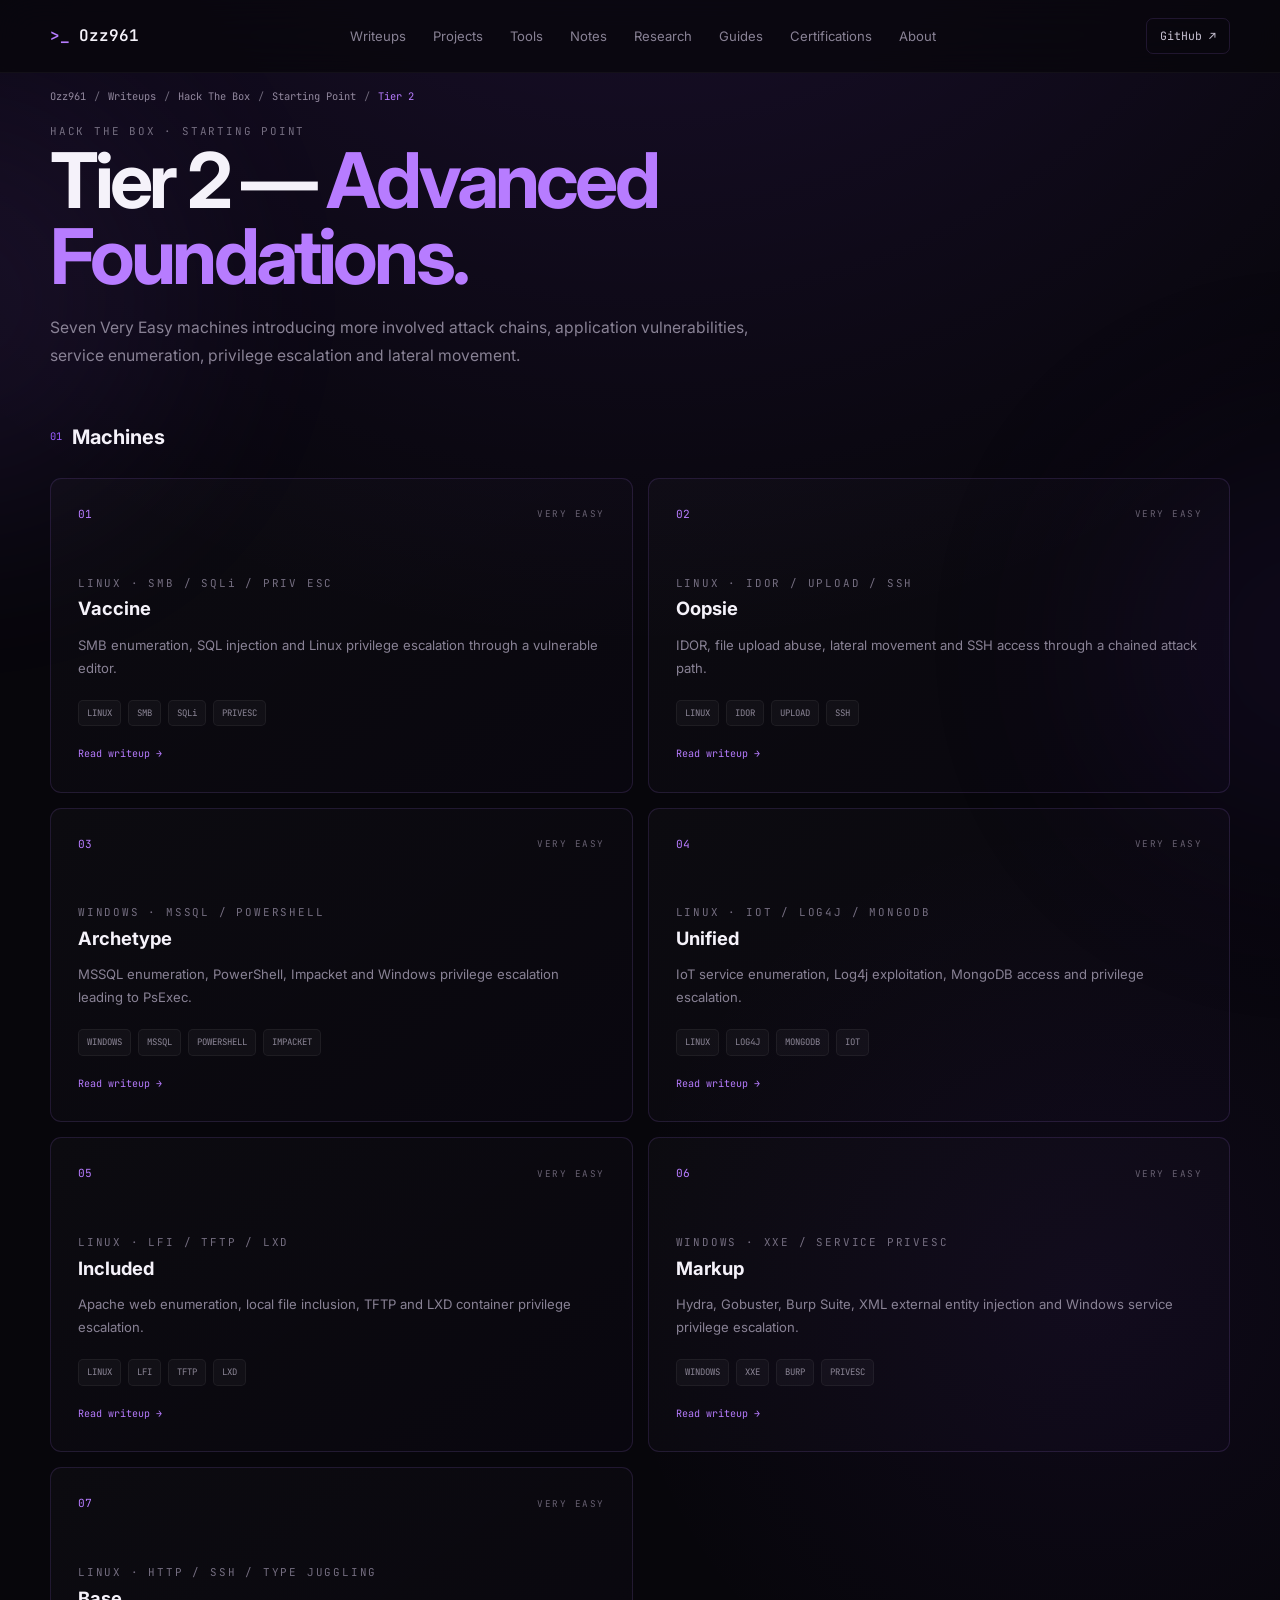
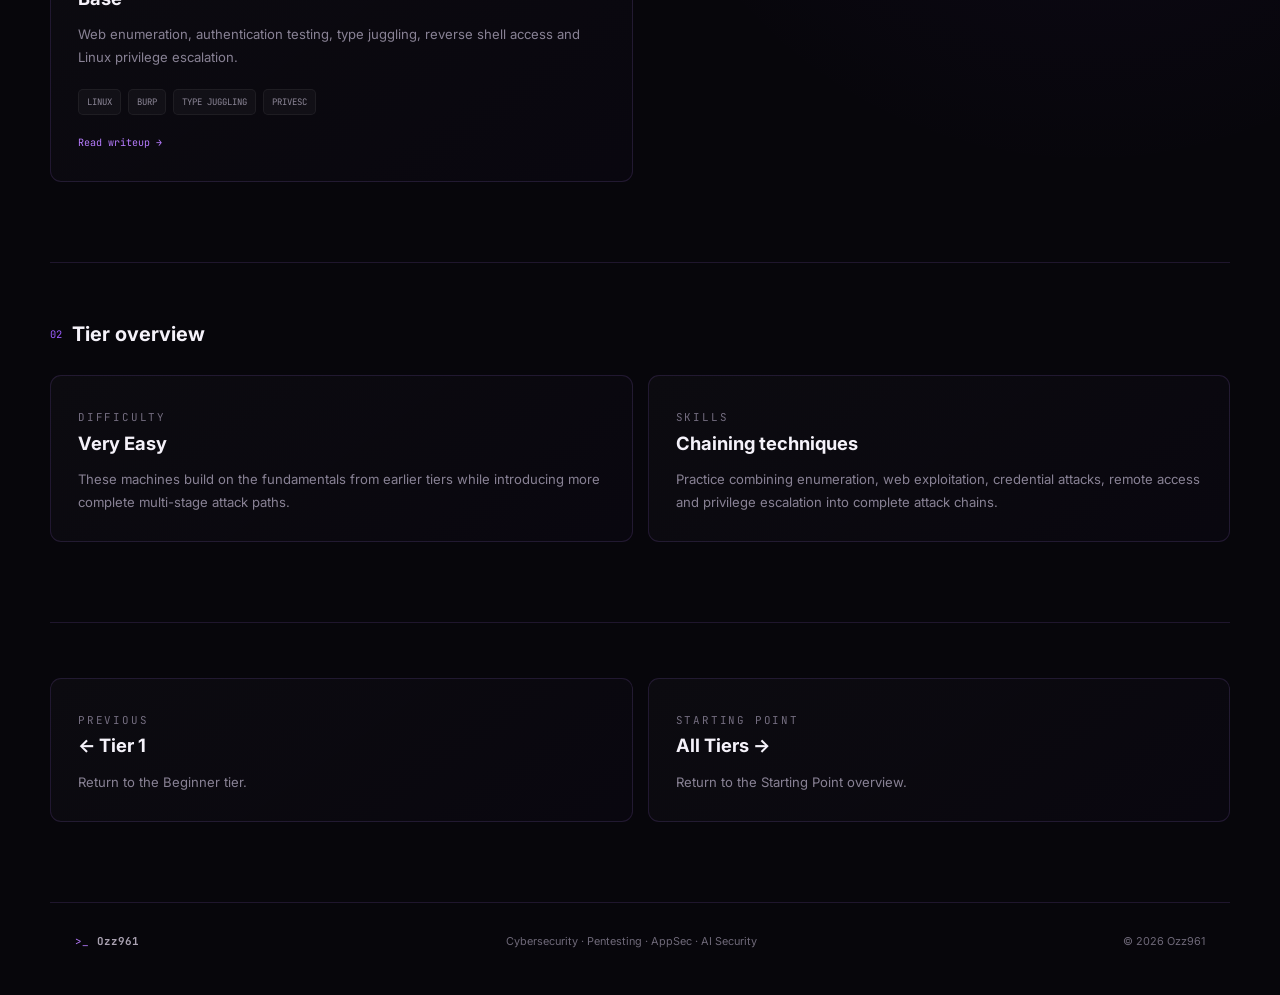
<file: writeups/htb/starting-point/tier-2/index.html>
<!DOCTYPE html>
<html lang="en">

<head>
    <meta charset="UTF-8">
    <meta name="viewport" content="width=device-width, initial-scale=1.0">

    <title>Hack The Box Starting Point — Tier 2 | Ozz961</title>

    <meta name="description"
        content="Hack The Box Starting Point Tier 2 writeups by Ozz961 — Vaccine, Oopsie, Archetype, Unified, Included, Markup and Base.">

    <meta name="theme-color" content="#08070d">

    <link rel="preconnect" href="https://fonts.googleapis.com">
    <link rel="preconnect" href="https://fonts.gstatic.com" crossorigin>

    <link
        href="https://fonts.googleapis.com/css2?family=Inter:wght@400;500;600;700&family=JetBrains+Mono:wght@400;500;600&display=swap"
        rel="stylesheet">

    <link rel="stylesheet" href="../../../../style.css">
</head>

<body>

    <div class="ambient ambient-one"></div>
    <div class="ambient ambient-two"></div>


    <!-- NAVIGATION -->
    <header class="navbar">

        <a href="/" class="brand">
            <span class="brand-mark">&gt;_</span>
            <span>Ozz961</span>
        </a>

        <nav class="nav-links">
            <a href="/writeups/">Writeups</a>
            <a href="/projects/">Projects</a>
            <a href="/tools/">Tools</a>
            <a href="/notes/">Notes</a>
            <a href="/research/">Research</a>
            <a href="/guides/">Guides</a>
            <a href="/certifications/">Certifications</a>
            <a href="/about/">About</a>
        </nav>

        <a href="https://github.com/Ozz961" target="_blank" rel="noopener noreferrer" class="github-link">
            GitHub ↗
        </a>

    </header>


    <main class="page-shell">

        <div class="page-container">

            <!-- PAGE HEADER -->
            <header class="page-header">

                <div class="page-breadcrumb">

                    <a href="/">Ozz961</a>
                    <span>/</span>

                    <a href="/writeups/">
                        Writeups
                    </a>

                    <span>/</span>

                    <a href="/writeups/htb/">
                        Hack The Box
                    </a>

                    <span>/</span>

                    <a href="/writeups/htb/starting-point/">
                        Starting Point
                    </a>

                    <span>/</span>

                    <span class="current">
                        Tier 2
                    </span>

                </div>


                <span class="section-label">
                    HACK THE BOX · STARTING POINT
                </span>


                <h1 class="page-title">
                    Tier 2 — <span>Advanced Foundations.</span>
                </h1>


                <p class="page-description">
                    Seven Very Easy machines introducing more involved attack
                    chains, application vulnerabilities, service enumeration,
                    privilege escalation and lateral movement.
                </p>

            </header>


            <!-- MACHINES -->
            <section class="page-section">

                <div class="page-section-title">
                    <span class="number">01</span>
                    <h2>Machines</h2>
                </div>


                <div class="page-grid">


                    <!-- 01 VACCINE -->
                    <a href="/writeups/htb/starting-point/tier-2/vaccine/" class="page-card"
                        style="text-decoration: none;">

                        <div class="card-top">
                            <span class="card-icon">01</span>
                            <span class="card-category">VERY EASY</span>
                        </div>

                        <span class="section-label">
                            LINUX · SMB / SQLi / PRIV ESC
                        </span>

                        <h3>
                            Vaccine
                        </h3>

                        <p>
                            SMB enumeration, SQL injection and Linux
                            privilege escalation through a vulnerable editor.
                        </p>

                        <div class="page-tag-row">
                            <span class="page-tag">LINUX</span>
                            <span class="page-tag">SMB</span>
                            <span class="page-tag">SQLi</span>
                            <span class="page-tag">PRIVESC</span>
                        </div>

                        <span class="page-link">
                            Read writeup →
                        </span>

                    </a>


                    <!-- 02 OOPSIE -->
                    <a href="/writeups/htb/starting-point/tier-2/oopsie/" class="page-card"
                        style="text-decoration: none;">

                        <div class="card-top">
                            <span class="card-icon">02</span>
                            <span class="card-category">VERY EASY</span>
                        </div>

                        <span class="section-label">
                            LINUX · IDOR / UPLOAD / SSH
                        </span>

                        <h3>
                            Oopsie
                        </h3>

                        <p>
                            IDOR, file upload abuse, lateral movement and
                            SSH access through a chained attack path.
                        </p>

                        <div class="page-tag-row">
                            <span class="page-tag">LINUX</span>
                            <span class="page-tag">IDOR</span>
                            <span class="page-tag">UPLOAD</span>
                            <span class="page-tag">SSH</span>
                        </div>

                        <span class="page-link">
                            Read writeup →
                        </span>

                    </a>


                    <!-- 03 ARCHETYPE -->
                    <a href="/writeups/htb/starting-point/tier-2/archetype/" class="page-card"
                        style="text-decoration: none;">

                        <div class="card-top">
                            <span class="card-icon">03</span>
                            <span class="card-category">VERY EASY</span>
                        </div>

                        <span class="section-label">
                            WINDOWS · MSSQL / POWERSHELL
                        </span>

                        <h3>
                            Archetype
                        </h3>

                        <p>
                            MSSQL enumeration, PowerShell, Impacket and
                            Windows privilege escalation leading to PsExec.
                        </p>

                        <div class="page-tag-row">
                            <span class="page-tag">WINDOWS</span>
                            <span class="page-tag">MSSQL</span>
                            <span class="page-tag">POWERSHELL</span>
                            <span class="page-tag">IMPACKET</span>
                        </div>

                        <span class="page-link">
                            Read writeup →
                        </span>

                    </a>


                    <!-- 04 UNIFIED -->
                    <a href="/writeups/htb/starting-point/tier-2/unified/" class="page-card"
                        style="text-decoration: none;">

                        <div class="card-top">
                            <span class="card-icon">04</span>
                            <span class="card-category">VERY EASY</span>
                        </div>

                        <span class="section-label">
                            LINUX · IOT / LOG4J / MONGODB
                        </span>

                        <h3>
                            Unified
                        </h3>

                        <p>
                            IoT service enumeration, Log4j exploitation,
                            MongoDB access and privilege escalation.
                        </p>

                        <div class="page-tag-row">
                            <span class="page-tag">LINUX</span>
                            <span class="page-tag">LOG4J</span>
                            <span class="page-tag">MONGODB</span>
                            <span class="page-tag">IOT</span>
                        </div>

                        <span class="page-link">
                            Read writeup →
                        </span>

                    </a>


                    <!-- 05 INCLUDED -->
                    <a href="/writeups/htb/starting-point/tier-2/included/" class="page-card"
                        style="text-decoration: none;">

                        <div class="card-top">
                            <span class="card-icon">05</span>
                            <span class="card-category">VERY EASY</span>
                        </div>

                        <span class="section-label">
                            LINUX · LFI / TFTP / LXD
                        </span>

                        <h3>
                            Included
                        </h3>

                        <p>
                            Apache web enumeration, local file inclusion,
                            TFTP and LXD container privilege escalation.
                        </p>

                        <div class="page-tag-row">
                            <span class="page-tag">LINUX</span>
                            <span class="page-tag">LFI</span>
                            <span class="page-tag">TFTP</span>
                            <span class="page-tag">LXD</span>
                        </div>

                        <span class="page-link">
                            Read writeup →
                        </span>

                    </a>


                    <!-- 06 MARKUP -->
                    <a href="/writeups/htb/starting-point/tier-2/markup/" class="page-card"
                        style="text-decoration: none;">

                        <div class="card-top">
                            <span class="card-icon">06</span>
                            <span class="card-category">VERY EASY</span>
                        </div>

                        <span class="section-label">
                            WINDOWS · XXE / SERVICE PRIVESC
                        </span>

                        <h3>
                            Markup
                        </h3>

                        <p>
                            Hydra, Gobuster, Burp Suite, XML external entity
                            injection and Windows service privilege escalation.
                        </p>

                        <div class="page-tag-row">
                            <span class="page-tag">WINDOWS</span>
                            <span class="page-tag">XXE</span>
                            <span class="page-tag">BURP</span>
                            <span class="page-tag">PRIVESC</span>
                        </div>

                        <span class="page-link">
                            Read writeup →
                        </span>

                    </a>


                    <!-- 07 BASE -->
                    <a href="/writeups/htb/starting-point/tier-2/base/" class="page-card"
                        style="text-decoration: none;">

                        <div class="card-top">
                            <span class="card-icon">07</span>
                            <span class="card-category">VERY EASY</span>
                        </div>

                        <span class="section-label">
                            LINUX · HTTP / SSH / TYPE JUGGLING
                        </span>

                        <h3>
                            Base
                        </h3>

                        <p>
                            Web enumeration, authentication testing, type
                            juggling, reverse shell access and Linux privilege
                            escalation.
                        </p>

                        <div class="page-tag-row">
                            <span class="page-tag">LINUX</span>
                            <span class="page-tag">BURP</span>
                            <span class="page-tag">TYPE JUGGLING</span>
                            <span class="page-tag">PRIVESC</span>
                        </div>

                        <span class="page-link">
                            Read writeup →
                        </span>

                    </a>

                </div>

            </section>


            <div class="page-divider"></div>


            <!-- TIER OVERVIEW -->
            <section class="page-section">

                <div class="page-section-title">
                    <span class="number">02</span>
                    <h2>Tier overview</h2>
                </div>

                <div class="page-grid">

                    <article class="page-card">

                        <span class="section-label">
                            DIFFICULTY
                        </span>

                        <h3>
                            Very Easy
                        </h3>

                        <p>
                            These machines build on the fundamentals from
                            earlier tiers while introducing more complete
                            multi-stage attack paths.
                        </p>

                    </article>


                    <article class="page-card">

                        <span class="section-label">
                            SKILLS
                        </span>

                        <h3>
                            Chaining techniques
                        </h3>

                        <p>
                            Practice combining enumeration, web exploitation,
                            credential attacks, remote access and privilege
                            escalation into complete attack chains.
                        </p>

                    </article>

                </div>

            </section>


            <div class="page-divider"></div>


            <!-- NAVIGATION -->
            <section class="page-section">

                <div class="page-grid">

                    <a href="/writeups/htb/starting-point/tier-1/" class="page-card" style="text-decoration: none;">

                        <span class="section-label">
                            PREVIOUS
                        </span>

                        <h3>
                            ← Tier 1
                        </h3>

                        <p>
                            Return to the Beginner tier.
                        </p>

                    </a>


                    <a href="/writeups/htb/starting-point/" class="page-card" style="text-decoration: none;">

                        <span class="section-label">
                            STARTING POINT
                        </span>

                        <h3>
                            All Tiers →
                        </h3>

                        <p>
                            Return to the Starting Point overview.
                        </p>

                    </a>

                </div>

            </section>

        </div>

    </main>


    <!-- FOOTER -->
    <footer>

        <div class="footer-brand">

            <span class="brand-mark">
                &gt;_
            </span>

            <strong>
                Ozz961
            </strong>

        </div>

        <p>
            Cybersecurity · Pentesting · AppSec · AI Security
        </p>

        <span>
            © <span id="year"></span> Ozz961
        </span>

    </footer>


    <script src="../../../../script.js"></script>

</body>

</html>
</file>
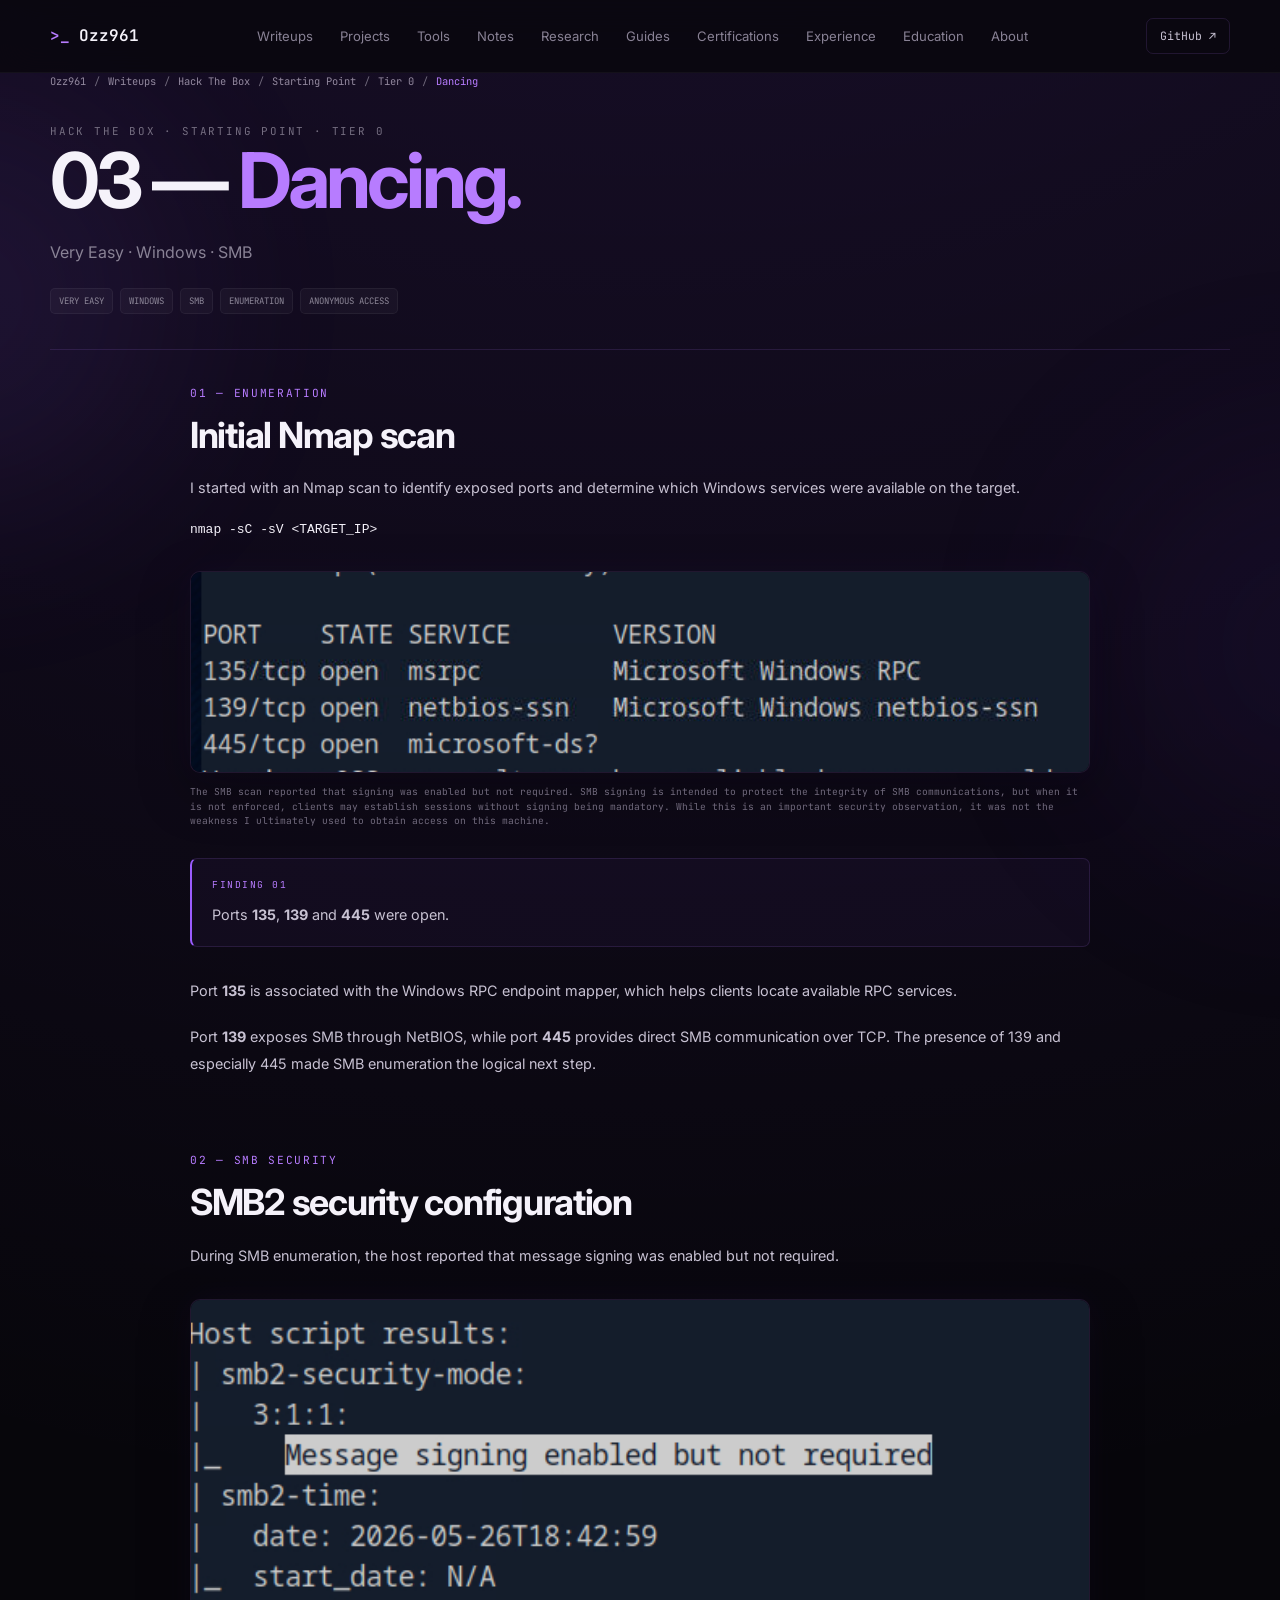
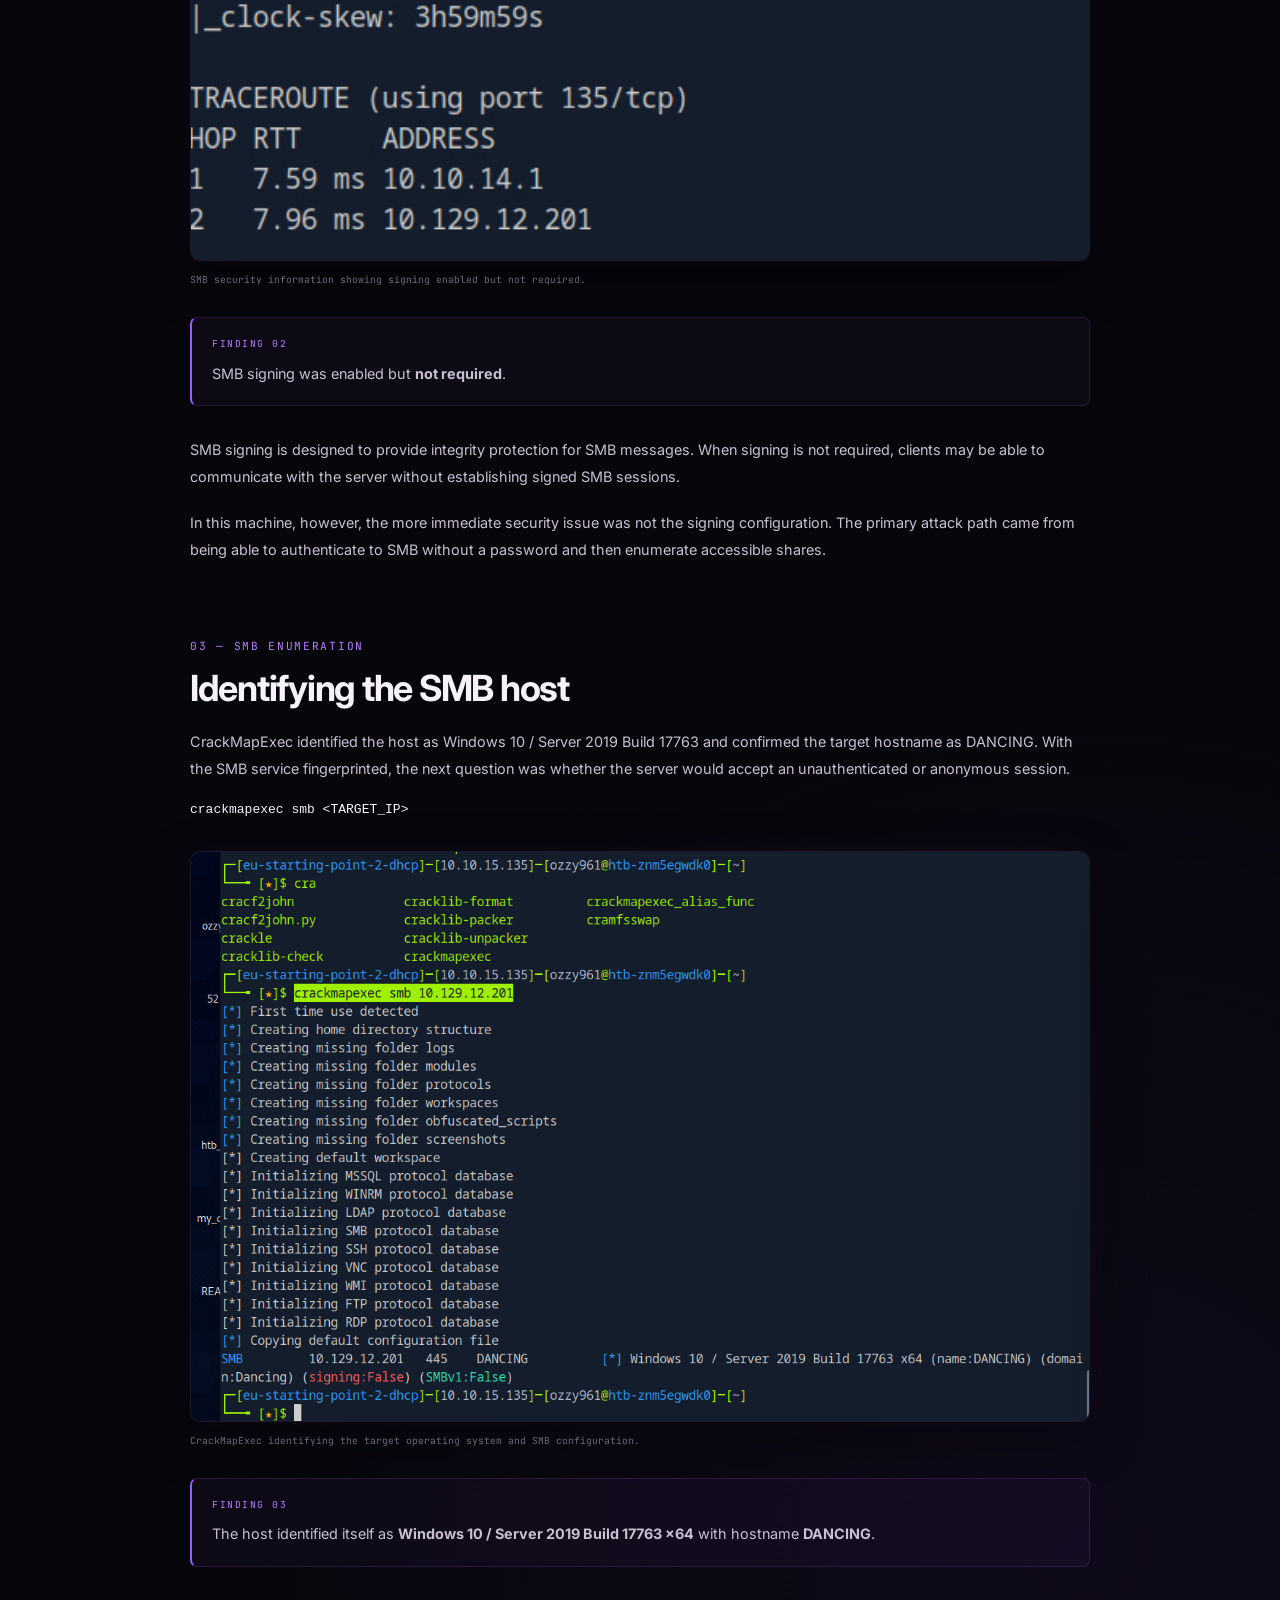
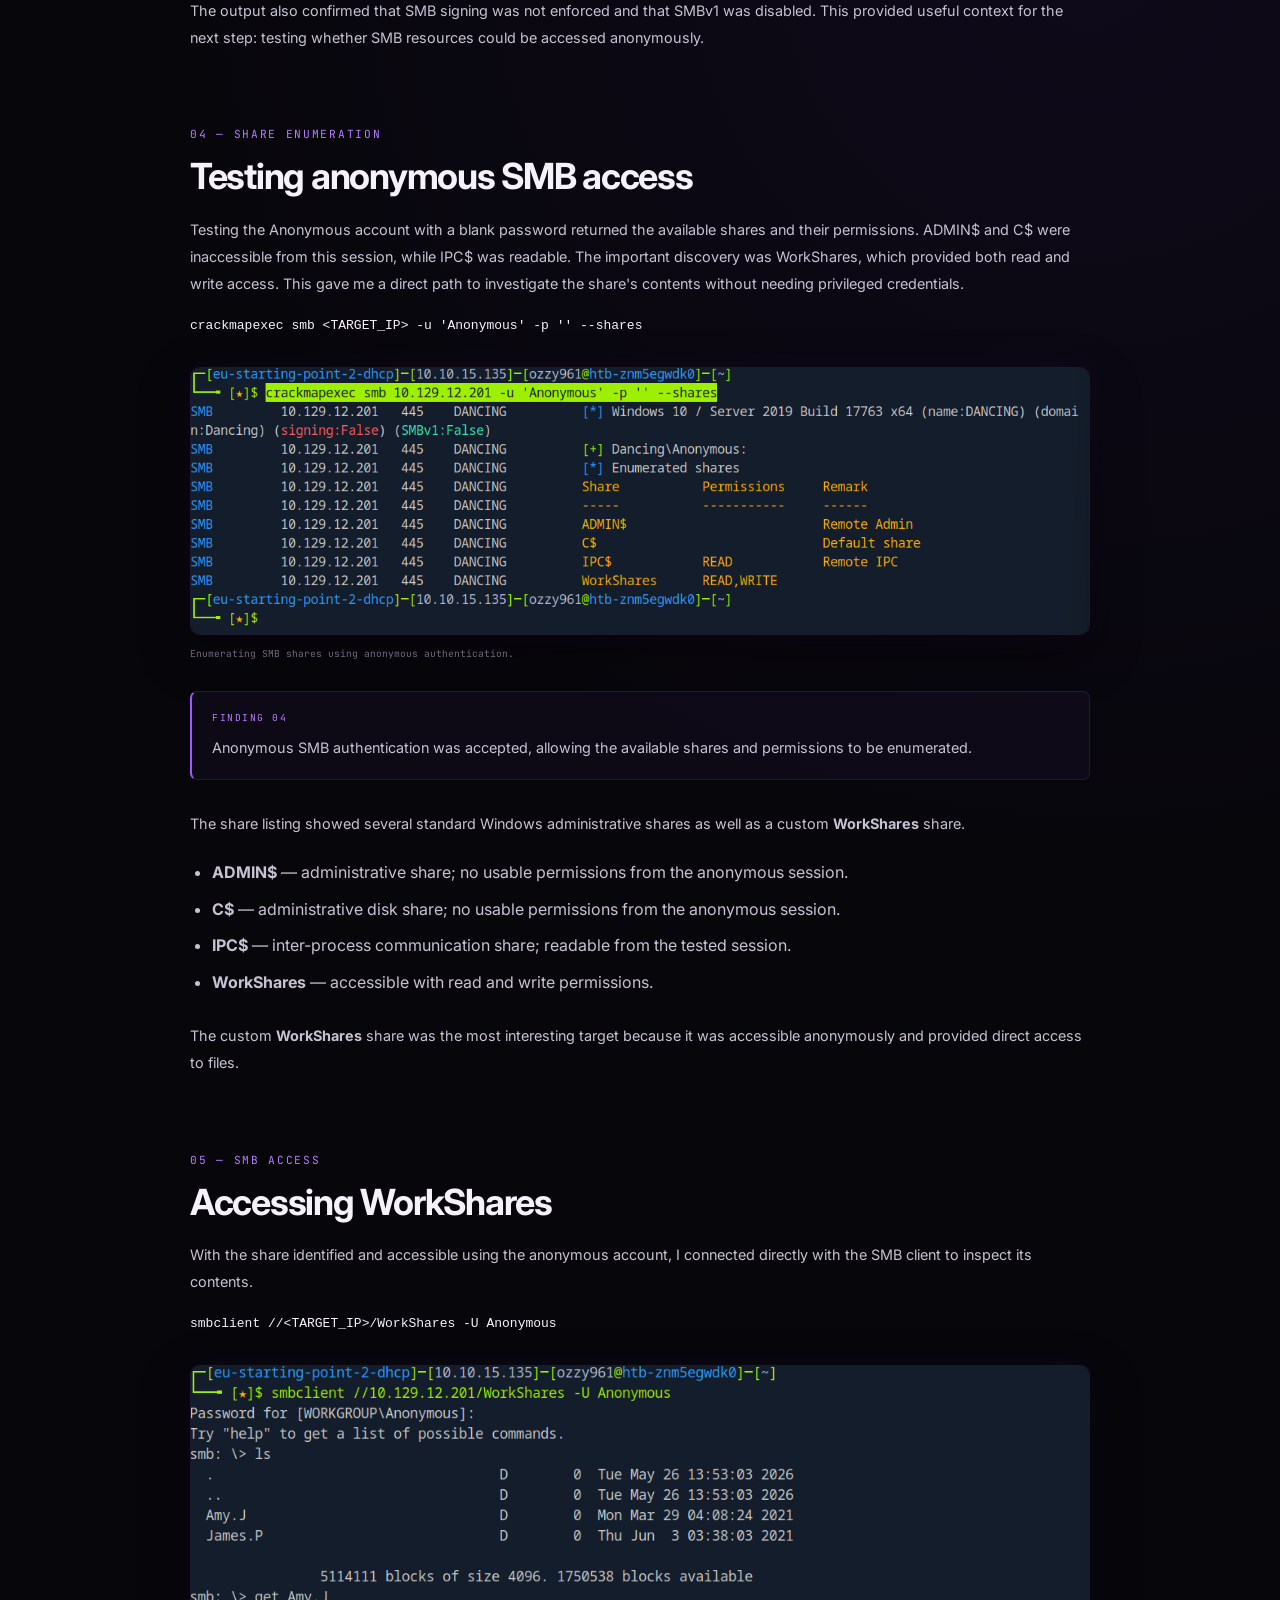
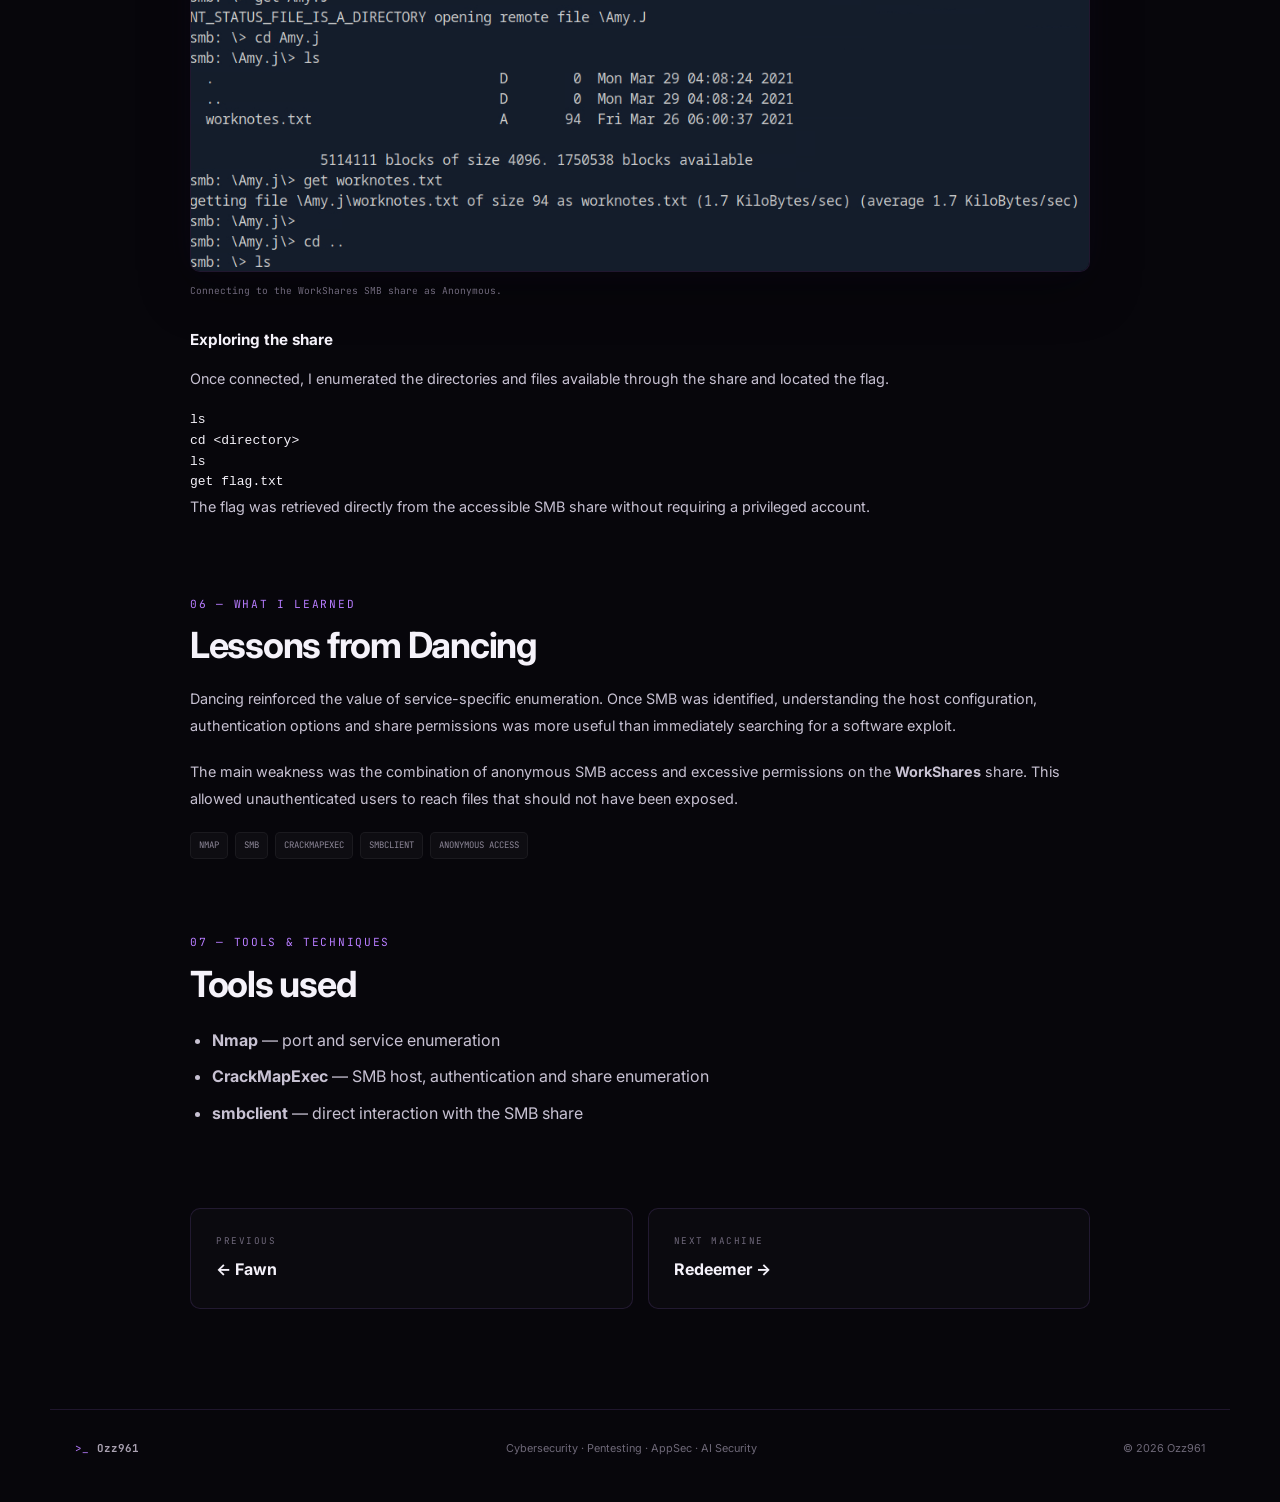
<file: writeups/htb/starting-point/tier-0/dancing/index.html>
<!DOCTYPE html>
<html lang="en">

<head>

    <meta charset="UTF-8">

    <meta name="viewport" content="width=device-width, initial-scale=1.0">

    <title>
        Hack The Box Starting Point — Tier 0: Foundations | 03 — Dancing | Ozz961
    </title>

    <meta name="description"
        content="Ozz961's Hack The Box Starting Point Tier 0 writeup for Dancing — Windows, SMB, anonymous access and share enumeration.">

    <meta name="theme-color" content="#08070d">

    <link rel="preconnect" href="https://fonts.googleapis.com">

    <link rel="preconnect" href="https://fonts.gstatic.com" crossorigin>

    <link
        href="https://fonts.googleapis.com/css2?family=Inter:wght@400;500;600;700&family=JetBrains+Mono:wght@400;500;600&display=swap"
        rel="stylesheet">

    <link rel="stylesheet" href="../../../../../style.css">

</head>


<body>


    <div class="ambient ambient-one"></div>
    <div class="ambient ambient-two"></div>


    <!-- NAVIGATION -->

    <header class="navbar">

        <a href="/" class="brand">

            <span class="brand-mark">
                &gt;_
            </span>

            <span>
                Ozz961
            </span>

        </a>


        <nav class="nav-links">

            <a href="/writeups/">
                Writeups
            </a>

            <a href="/projects/">
                Projects
            </a>

            <a href="/tools/">
                Tools
            </a>

            <a href="/notes/">
                Notes
            </a>

            <a href="/research/">
                Research
            </a>

            <a href="/guides/">
                Guides
            </a>

            <a href="/certifications/">
                Certifications
            </a>

            <a href="/experience/">
                Experience
            </a>

            <a href="/education/">
                Education
            </a>

            <a href="/about/">
                About
            </a>

        </nav>


        <a href="https://github.com/Ozz961" target="_blank" rel="noopener noreferrer" class="github-link">
            GitHub ↗
        </a>

    </header>



    <main class="page-shell">

        <div class="page-container">


            <!-- BREADCRUMBS -->

            <div class="page-breadcrumb">

                <a href="/">
                    Ozz961
                </a>

                <span>/</span>

                <a href="/writeups/">
                    Writeups
                </a>

                <span>/</span>

                <a href="/writeups/htb/">
                    Hack The Box
                </a>

                <span>/</span>

                <a href="/writeups/htb/starting-point/">
                    Starting Point
                </a>

                <span>/</span>

                <a href="/writeups/htb/starting-point/tier-0/">
                    Tier 0
                </a>

                <span>/</span>

                <span class="current">
                    Dancing
                </span>

            </div>

            <!-- HEADER -->

            <header class="page-header writeup-intro">

                <span class="section-label">
                    HACK THE BOX · STARTING POINT · TIER 0
                </span>


                <h1 class="page-title">
                    03 — <span>Dancing.</span>
                </h1>


                <p class="page-description">
                    Very Easy · Windows · SMB
                </p>


                <div class="page-tag-row">

                    <span class="page-tag">
                        VERY EASY
                    </span>

                    <span class="page-tag">
                        WINDOWS
                    </span>

                    <span class="page-tag">
                        SMB
                    </span>

                    <span class="page-tag">
                        ENUMERATION
                    </span>

                    <span class="page-tag">
                        ANONYMOUS ACCESS
                    </span>

                </div>

            </header>

            <!-- WRITEUP -->

            <article class="writeup-article">


                <!-- SCAN -->

                <section class="writeup-section">

                    <span class="writeup-section-label">
                        01 — ENUMERATION
                    </span>


                    <h2>
                        Initial Nmap scan
                    </h2>


                    <p>
                        I started with an Nmap scan to identify exposed
                        ports and determine which Windows services were
                        available on the target.
                    </p>


                    <pre class="code-block"><code>nmap -sC -sV &lt;TARGET_IP&gt;</code></pre>


                    <!-- IMAGE 1 -->

                    <img src="images/image1.png"
                        alt="The scan exposed three Windows networking services that immediately narrowed the attack surface. Port 135 indicated the presence of the Windows RPC endpoint mapper, while ports 139 and 445 indicated SMB availability. Since SMB can expose network shares and other Windows resources, I focused the next stage of enumeration on the service running on port 445."
                        class="writeup-image">


                    <p class="image-caption">
                        The SMB scan reported that signing was enabled but not required. SMB signing is intended to
                        protect the integrity of SMB communications, but when it is not enforced, clients may establish
                        sessions without signing being mandatory. While this is an important security observation, it
                        was not the weakness I ultimately used to obtain access on this machine.
                    </p>


                    <div class="finding-box">

                        <span class="finding-label">
                            FINDING 01
                        </span>


                        <p>
                            Ports <strong>135</strong>, <strong>139</strong>
                            and <strong>445</strong> were open.
                        </p>

                    </div>


                    <p>
                        Port <strong>135</strong> is associated with the
                        Windows RPC endpoint mapper, which helps clients
                        locate available RPC services.
                    </p>


                    <p>
                        Port <strong>139</strong> exposes SMB through
                        NetBIOS, while port <strong>445</strong> provides
                        direct SMB communication over TCP. The presence of
                        139 and especially 445 made SMB enumeration the
                        logical next step.
                    </p>

                </section>



                <!-- SMB SECURITY -->

                <section class="writeup-section">

                    <span class="writeup-section-label">
                        02 — SMB SECURITY
                    </span>


                    <h2>
                        SMB2 security configuration
                    </h2>


                    <p>
                        During SMB enumeration, the host reported that
                        message signing was enabled but not required.
                    </p>


                    <!-- IMAGE 2 -->

                    <img src="images/image2.png" alt="SMB scan showing message signing enabled but not required"
                        class="writeup-image">


                    <p class="image-caption">
                        SMB security information showing signing enabled but not required.
                    </p>


                    <div class="finding-box">

                        <span class="finding-label">
                            FINDING 02
                        </span>


                        <p>
                            SMB signing was enabled but
                            <strong>not required</strong>.
                        </p>

                    </div>


                    <p>
                        SMB signing is designed to provide integrity
                        protection for SMB messages. When signing is not
                        required, clients may be able to communicate with
                        the server without establishing signed SMB sessions.
                    </p>


                    <p>
                        In this machine, however, the more immediate
                        security issue was not the signing configuration.
                        The primary attack path came from being able to
                        authenticate to SMB without a password and then
                        enumerate accessible shares.
                    </p>

                </section>



                <!-- CRACKMAPEXEC -->

                <section class="writeup-section">

                    <span class="writeup-section-label">
                        03 — SMB ENUMERATION
                    </span>


                    <h2>
                        Identifying the SMB host
                    </h2>


                    <p>
                        CrackMapExec identified the host as Windows 10 / Server 2019 Build 17763 and confirmed the
                        target hostname as DANCING. With the SMB service fingerprinted, the next question was whether
                        the server would accept an unauthenticated or anonymous session.
                    </p>


                    <pre class="code-block"><code>crackmapexec smb &lt;TARGET_IP&gt;</code></pre>


                    <!-- IMAGE 3 -->

                    <img src="images/image3.png" alt="CrackMapExec SMB enumeration showing Windows version and hostname"
                        class="writeup-image">


                    <p class="image-caption">
                        CrackMapExec identifying the target operating system and SMB configuration.
                    </p>


                    <div class="finding-box">

                        <span class="finding-label">
                            FINDING 03
                        </span>


                        <p>
                            The host identified itself as
                            <strong>Windows 10 / Server 2019 Build 17763 x64</strong>
                            with hostname <strong>DANCING</strong>.
                        </p>

                    </div>


                    <p>
                        The output also confirmed that SMB signing was
                        not enforced and that SMBv1 was disabled. This
                        provided useful context for the next step:
                        testing whether SMB resources could be accessed
                        anonymously.
                    </p>

                </section>



                <!-- SHARE ENUMERATION -->

                <section class="writeup-section">

                    <span class="writeup-section-label">
                        04 — SHARE ENUMERATION
                    </span>


                    <h2>
                        Testing anonymous SMB access
                    </h2>


                    <p>
                        Testing the Anonymous account with a blank password returned the available shares and their
                        permissions. ADMIN$ and C$ were inaccessible from this session, while IPC$ was readable. The
                        important discovery was WorkShares, which provided both read and write access. This gave me a
                        direct path to investigate the share's contents without needing privileged credentials.
                    </p>


                    <pre
                        class="code-block"><code>crackmapexec smb &lt;TARGET_IP&gt; -u 'Anonymous' -p '' --shares</code></pre>


                    <!-- IMAGE 4 -->

                    <img src="images/image4.png" alt="CrackMapExec share enumeration using anonymous SMB access"
                        class="writeup-image">


                    <p class="image-caption">
                        Enumerating SMB shares using anonymous authentication.
                    </p>


                    <div class="finding-box">

                        <span class="finding-label">
                            FINDING 04
                        </span>


                        <p>
                            Anonymous SMB authentication was accepted,
                            allowing the available shares and permissions
                            to be enumerated.
                        </p>

                    </div>


                    <p>
                        The share listing showed several standard Windows
                        administrative shares as well as a custom
                        <strong>WorkShares</strong> share.
                    </p>


                    <ul>

                        <li>
                            <strong>ADMIN$</strong> — administrative share;
                            no usable permissions from the anonymous session.
                        </li>

                        <li>
                            <strong>C$</strong> — administrative disk share;
                            no usable permissions from the anonymous session.
                        </li>

                        <li>
                            <strong>IPC$</strong> — inter-process communication
                            share; readable from the tested session.
                        </li>

                        <li>
                            <strong>WorkShares</strong> — accessible with
                            read and write permissions.
                        </li>

                    </ul>


                    <p>
                        The custom <strong>WorkShares</strong> share was the
                        most interesting target because it was accessible
                        anonymously and provided direct access to files.
                    </p>

                </section>



                <!-- SMB ACCESS -->

                <section class="writeup-section">

                    <span class="writeup-section-label">
                        05 — SMB ACCESS
                    </span>


                    <h2>
                        Accessing WorkShares
                    </h2>


                    <p>
                        With the share identified and accessible using the
                        anonymous account, I connected directly with the
                        SMB client to inspect its contents.
                    </p>


                    <pre class="code-block"><code>smbclient //&lt;TARGET_IP&gt;/WorkShares -U Anonymous</code></pre>


                    <!-- IMAGE 5 -->

                    <img src="images/image5.png" alt="SMBClient connection to the WorkShares share using Anonymous"
                        class="writeup-image">


                    <p class="image-caption">
                        Connecting to the WorkShares SMB share as Anonymous.
                    </p>


                    <h3 class="writeup-subtitle">
                        Exploring the share
                    </h3>


                    <p>
                        Once connected, I enumerated the directories and
                        files available through the share and located the
                        flag.
                    </p>


                    <pre class="code-block"><code>ls
cd &lt;directory&gt;
ls
get flag.txt</code></pre>


                    <p>
                        The flag was retrieved directly from the accessible
                        SMB share without requiring a privileged account.
                    </p>

                </section>



                <!-- WHAT I LEARNED -->

                <section class="writeup-section">

                    <span class="writeup-section-label">
                        06 — WHAT I LEARNED
                    </span>


                    <h2>
                        Lessons from Dancing
                    </h2>


                    <p>
                        Dancing reinforced the value of service-specific
                        enumeration. Once SMB was identified, understanding
                        the host configuration, authentication options and
                        share permissions was more useful than immediately
                        searching for a software exploit.
                    </p>


                    <p>
                        The main weakness was the combination of anonymous
                        SMB access and excessive permissions on the
                        <strong>WorkShares</strong> share. This allowed
                        unauthenticated users to reach files that should
                        not have been exposed.
                    </p>


                    <div class="page-tag-row">

                        <span class="page-tag">
                            NMAP
                        </span>

                        <span class="page-tag">
                            SMB
                        </span>

                        <span class="page-tag">
                            CRACKMAPEXEC
                        </span>

                        <span class="page-tag">
                            SMBC​LIENT
                        </span>

                        <span class="page-tag">
                            ANONYMOUS ACCESS
                        </span>

                    </div>

                </section>



                <!-- TOOLS -->

                <section class="writeup-section">

                    <span class="writeup-section-label">
                        07 — TOOLS &amp; TECHNIQUES
                    </span>


                    <h2>
                        Tools used
                    </h2>


                    <ul>

                        <li>
                            <strong>Nmap</strong> — port and service enumeration
                        </li>

                        <li>
                            <strong>CrackMapExec</strong> — SMB host,
                            authentication and share enumeration
                        </li>

                        <li>
                            <strong>smbclient</strong> — direct interaction
                            with the SMB share
                        </li>

                    </ul>

                </section>



                <!-- NAVIGATION -->

                <div class="writeup-navigation">


                    <a href="/writeups/htb/starting-point/tier-0/fawn/">

                        <span>
                            PREVIOUS
                        </span>

                        <strong>
                            ← Fawn
                        </strong>

                    </a>


                    <a href="/writeups/htb/starting-point/tier-0/redeemer/">

                        <span>
                            NEXT MACHINE
                        </span>

                        <strong>
                            Redeemer →
                        </strong>

                    </a>


                </div>


            </article>


        </div>

    </main>



    <!-- FOOTER -->

    <footer>

        <div class="footer-brand">

            <span class="brand-mark">
                &gt;_
            </span>

            <strong>
                Ozz961
            </strong>

        </div>


        <p>
            Cybersecurity · Pentesting · AppSec · AI Security
        </p>


        <span>
            © <span id="year"></span> Ozz961
        </span>

    </footer>


    <script src="../../../../../script.js"></script>

</body>

</html>
</file>
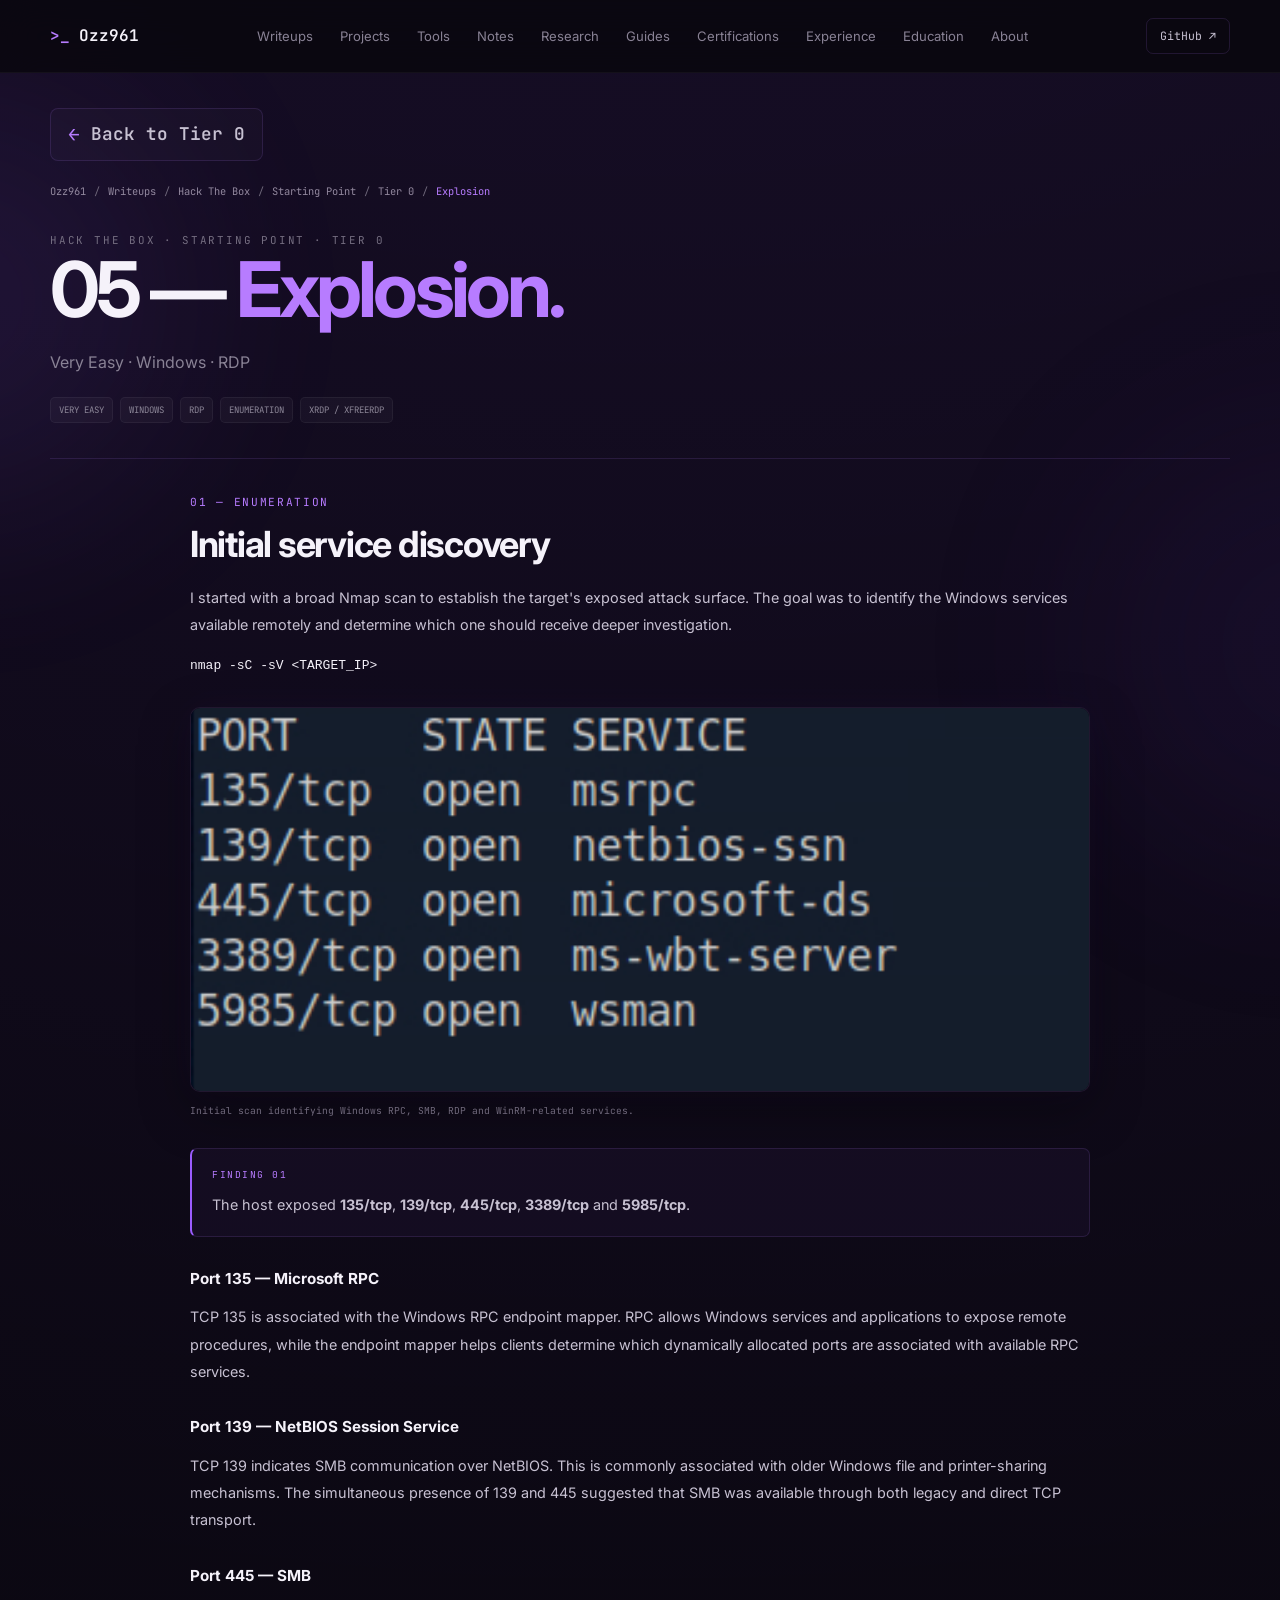
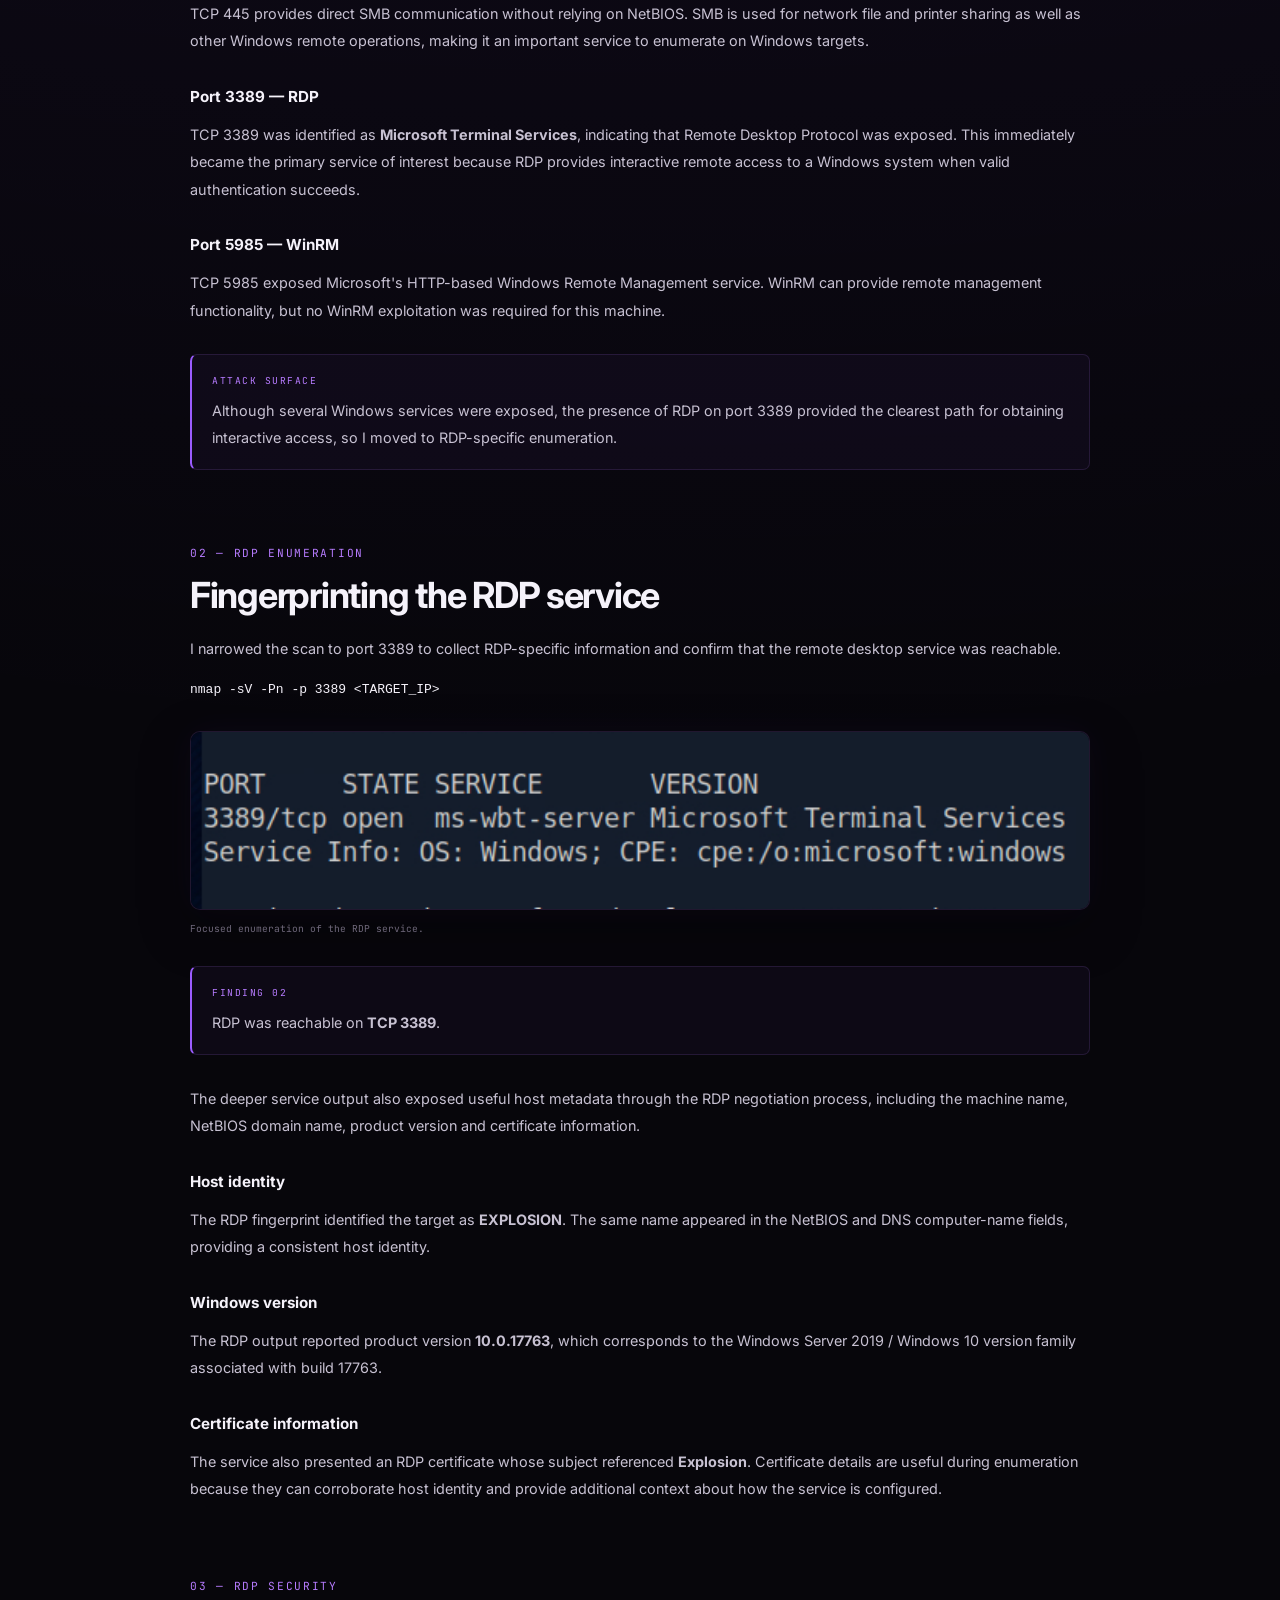
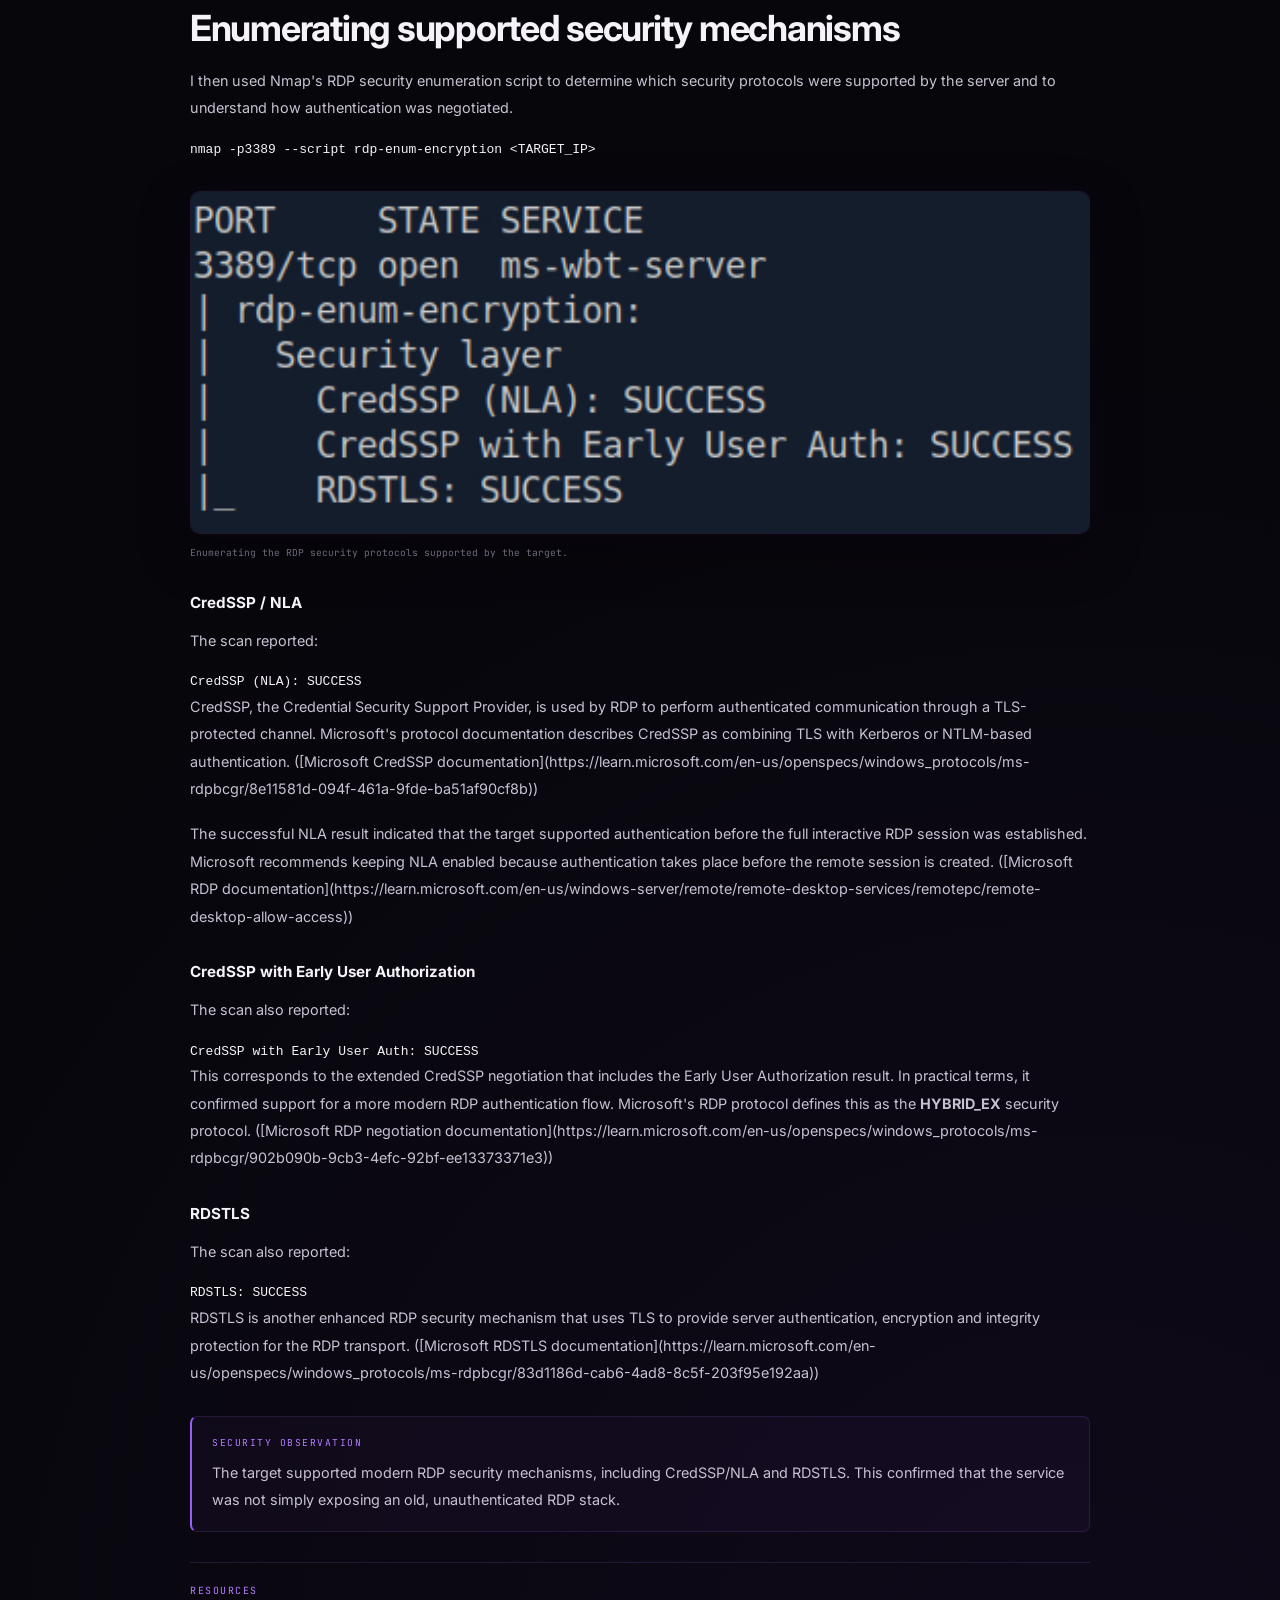
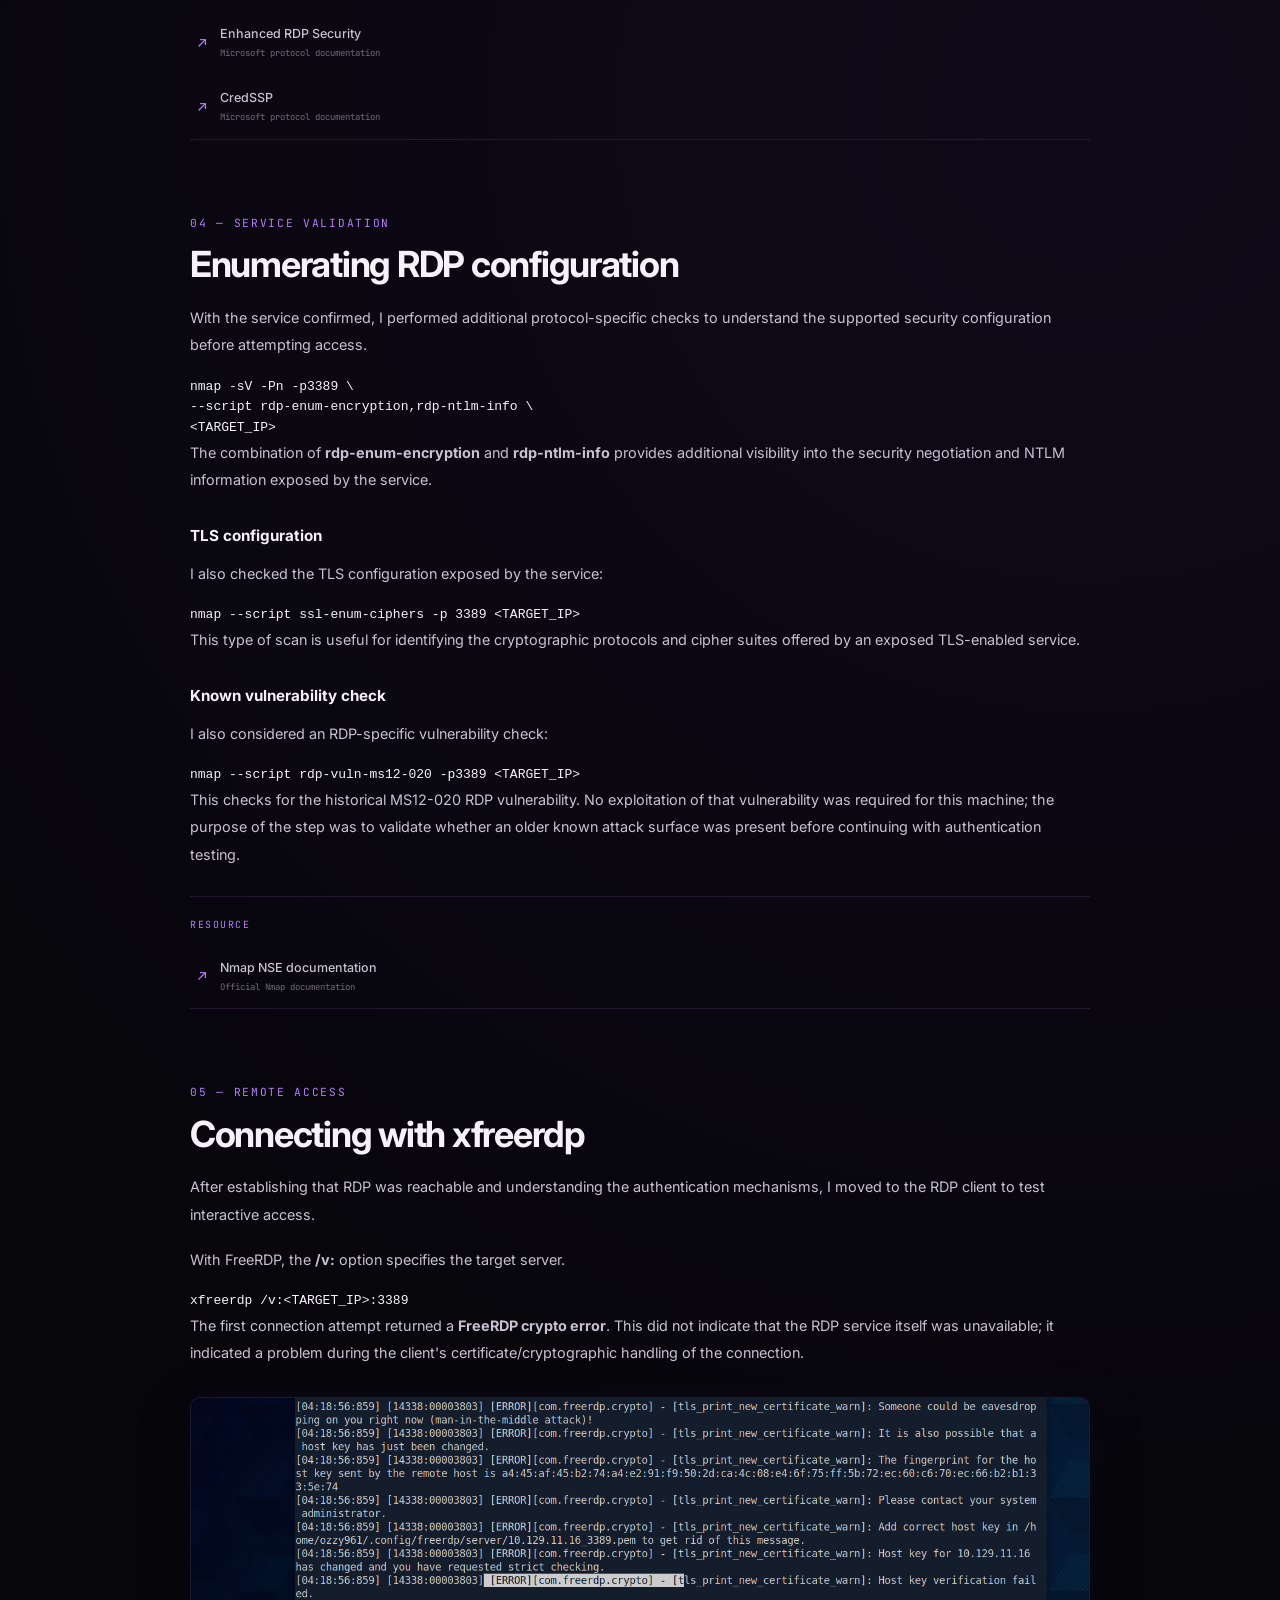
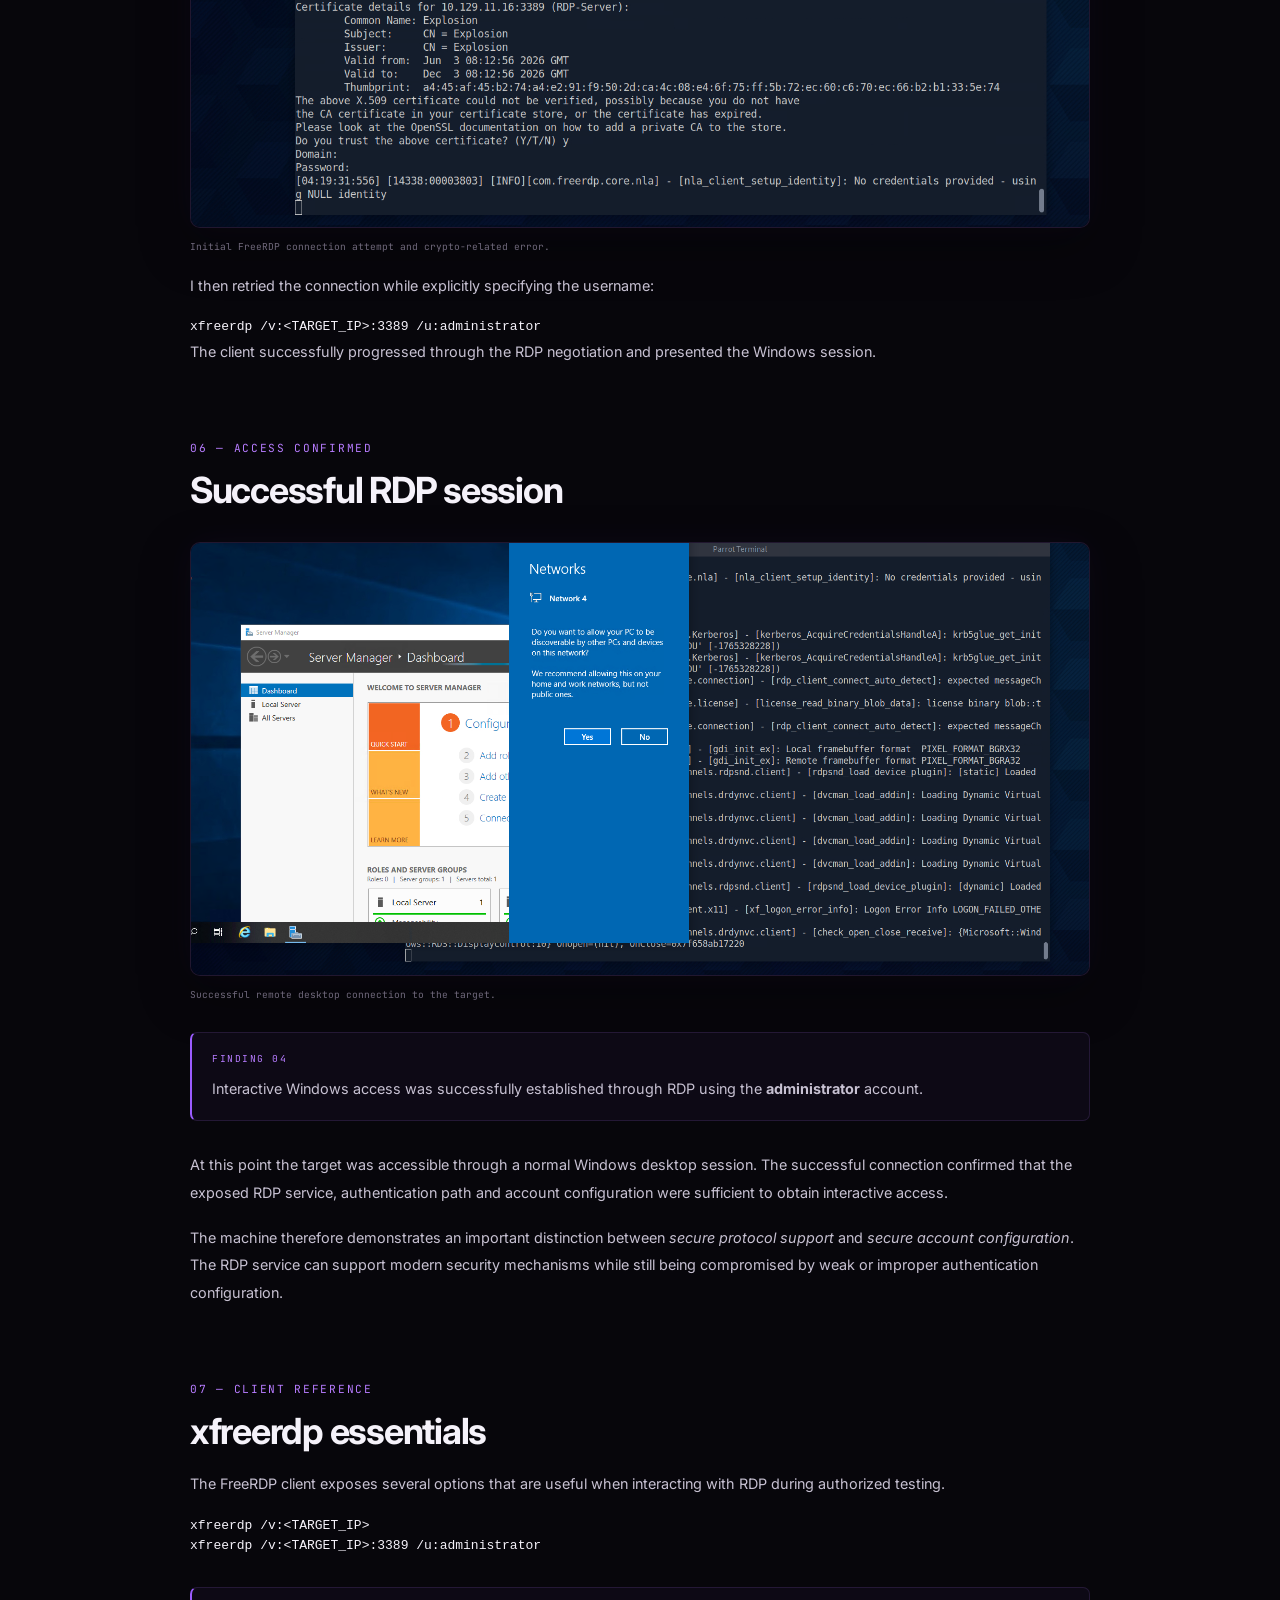
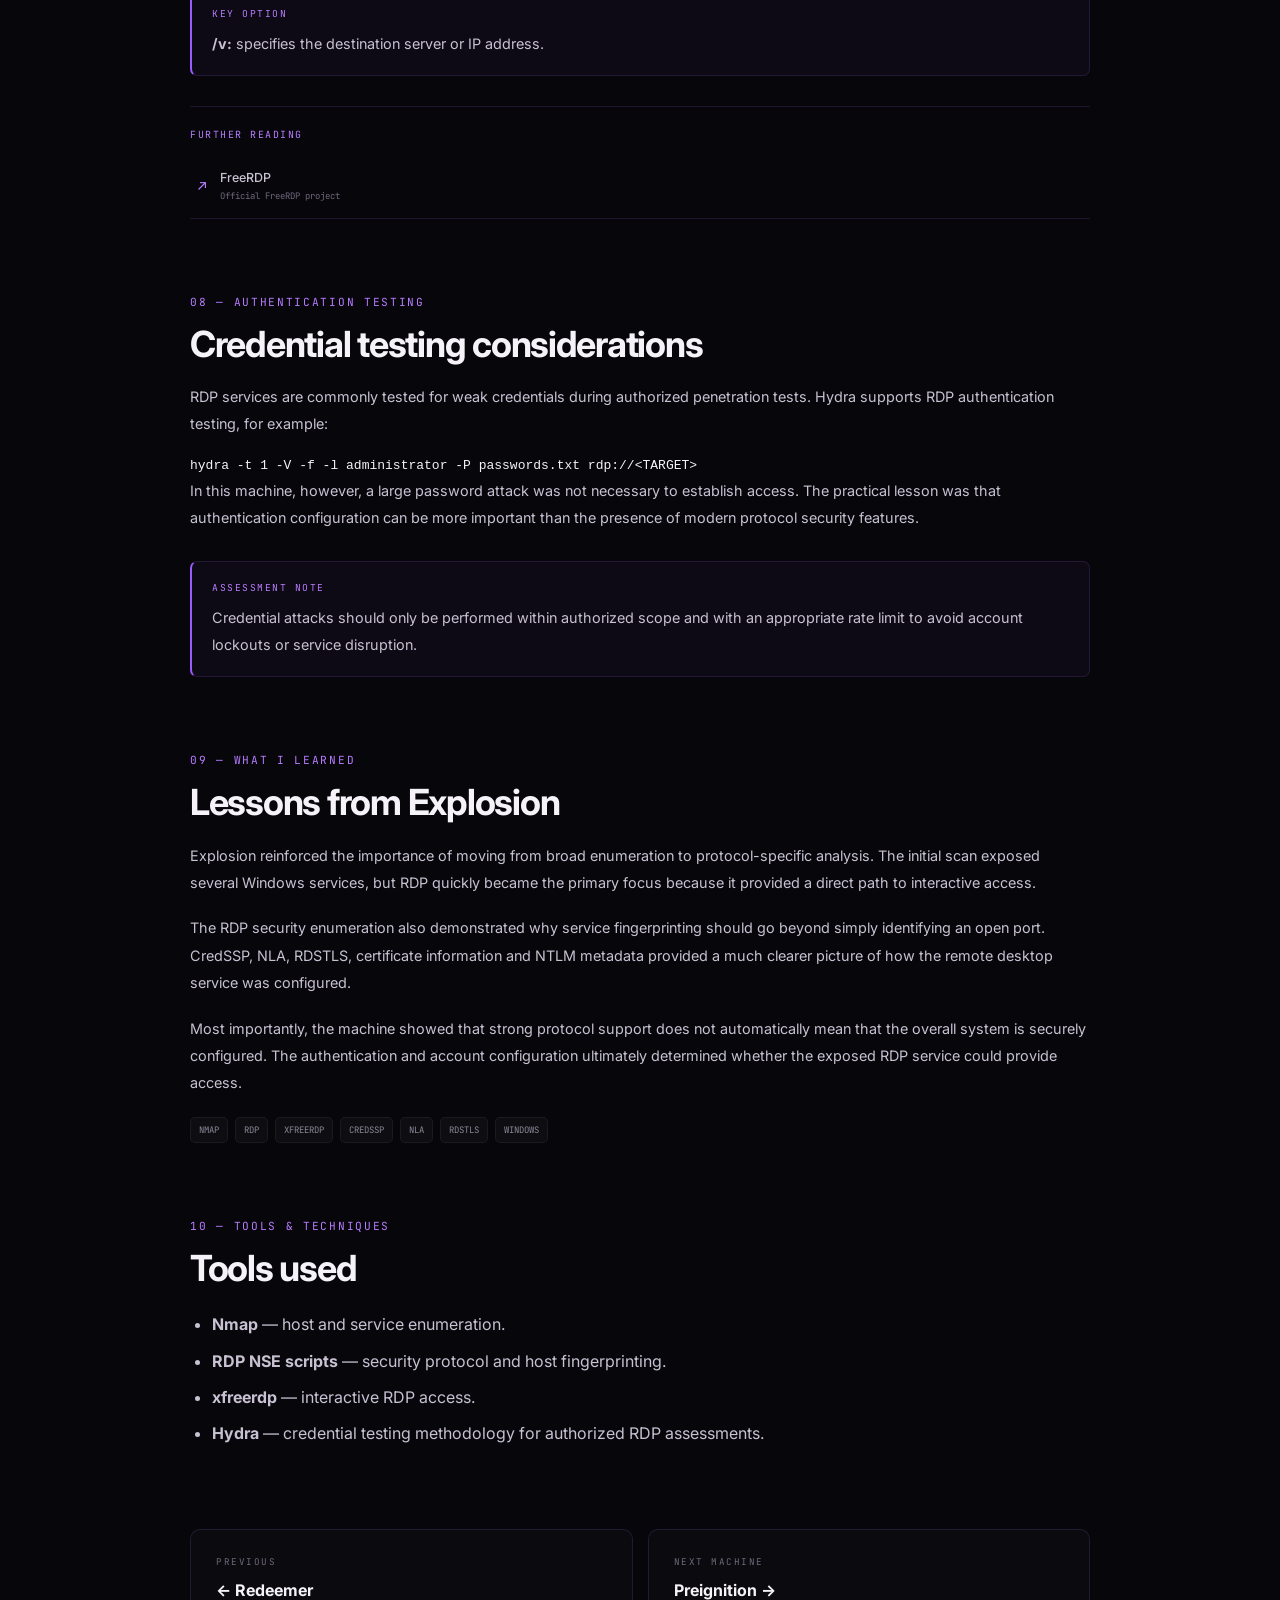
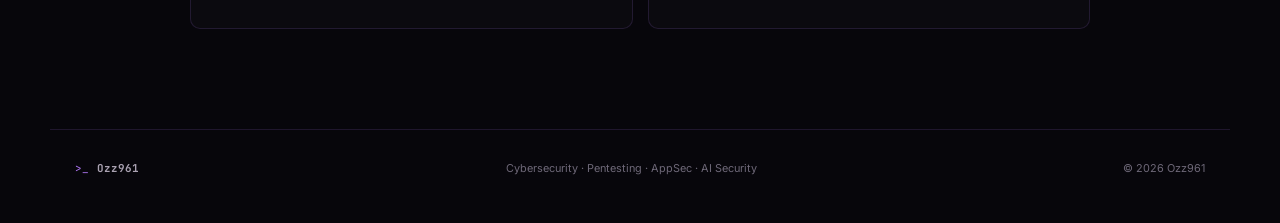
<file: writeups/htb/starting-point/tier-0/explosion/index.html>
<!DOCTYPE html>
<html lang="en">

<head>

    <meta charset="UTF-8">

    <meta name="viewport" content="width=device-width, initial-scale=1.0">

    <title>
        Hack The Box Starting Point — Tier 0: Foundations | 05 — Explosion | Ozz961
    </title>

    <meta name="description"
        content="Ozz961's Hack The Box Starting Point Tier 0 writeup for Explosion — Windows, RDP, service enumeration and remote desktop access.">

    <meta name="theme-color" content="#08070d">

    <link rel="preconnect" href="https://fonts.googleapis.com">

    <link rel="preconnect" href="https://fonts.gstatic.com" crossorigin>

    <link
        href="https://fonts.googleapis.com/css2?family=Inter:wght@400;500;600;700&family=JetBrains+Mono:wght@400;500;600&display=swap"
        rel="stylesheet">

    <link rel="stylesheet" href="../../../../../style.css">

</head>


<body>


    <div class="ambient ambient-one"></div>
    <div class="ambient ambient-two"></div>


    <!-- =========================
         NAVIGATION
    ========================== -->

    <header class="navbar">

        <a href="/" class="brand">

            <span class="brand-mark">
                &gt;_
            </span>

            <span>
                Ozz961
            </span>

        </a>


        <nav class="nav-links">

            <a href="/writeups/">
                Writeups
            </a>

            <a href="/projects/">
                Projects
            </a>

            <a href="/tools/">
                Tools
            </a>

            <a href="/notes/">
                Notes
            </a>

            <a href="/research/">
                Research
            </a>

            <a href="/guides/">
                Guides
            </a>

            <a href="/certifications/">
                Certifications
            </a>

            <a href="/experience/">
                Experience
            </a>

            <a href="/education/">
                Education
            </a>

            <a href="/about/">
                About
            </a>

        </nav>


        <a href="https://github.com/Ozz961" target="_blank" rel="noopener noreferrer" class="github-link">
            GitHub ↗
        </a>

    </header>



    <main class="page-shell">

        <div class="page-container">


            <!-- =========================
                 BACK TO TIER
            ========================== -->

            <a href="/writeups/htb/starting-point/tier-0/" class="writeup-back">
                <span>←</span>
                Back to Tier 0
            </a>



            <!-- =========================
                 BREADCRUMBS
            ========================== -->

            <div class="page-breadcrumb">

                <a href="/">
                    Ozz961
                </a>

                <span>/</span>

                <a href="/writeups/">
                    Writeups
                </a>

                <span>/</span>

                <a href="/writeups/htb/">
                    Hack The Box
                </a>

                <span>/</span>

                <a href="/writeups/htb/starting-point/">
                    Starting Point
                </a>

                <span>/</span>

                <a href="/writeups/htb/starting-point/tier-0/">
                    Tier 0
                </a>

                <span>/</span>

                <span class="current">
                    Explosion
                </span>

            </div>



            <!-- =========================
                 HEADER
            ========================== -->

            <header class="page-header writeup-intro">

                <span class="section-label">
                    HACK THE BOX · STARTING POINT · TIER 0
                </span>


                <h1 class="page-title">
                    05 — <span>Explosion.</span>
                </h1>


                <p class="page-description">
                    Very Easy · Windows · RDP
                </p>


                <div class="page-tag-row">

                    <span class="page-tag">
                        VERY EASY
                    </span>

                    <span class="page-tag">
                        WINDOWS
                    </span>

                    <span class="page-tag">
                        RDP
                    </span>

                    <span class="page-tag">
                        ENUMERATION
                    </span>

                    <span class="page-tag">
                        XRDP / XFREERDP
                    </span>

                </div>

            </header>



            <!-- =========================
                 WRITEUP
            ========================== -->

            <article class="writeup-article">


                <!-- =========================
                     01 — INITIAL SCAN
                ========================== -->

                <section class="writeup-section">

                    <span class="writeup-section-label">
                        01 — ENUMERATION
                    </span>


                    <h2>
                        Initial service discovery
                    </h2>


                    <p>
                        I started with a broad Nmap scan to establish the
                        target's exposed attack surface. The goal was to
                        identify the Windows services available remotely and
                        determine which one should receive deeper
                        investigation.
                    </p>


                    <pre class="code-block"><code>nmap -sC -sV &lt;TARGET_IP&gt;</code></pre>


                    <img src="images/image1.png" alt="Nmap scan showing ports 135, 139, 445, 3389 and 5985 open"
                        class="writeup-image">


                    <p class="image-caption">
                        Initial scan identifying Windows RPC, SMB, RDP and WinRM-related services.
                    </p>


                    <div class="finding-box">

                        <span class="finding-label">
                            FINDING 01
                        </span>


                        <p>
                            The host exposed
                            <strong>135/tcp</strong>,
                            <strong>139/tcp</strong>,
                            <strong>445/tcp</strong>,
                            <strong>3389/tcp</strong> and
                            <strong>5985/tcp</strong>.
                        </p>

                    </div>


                    <h3 class="writeup-subtitle">
                        Port 135 — Microsoft RPC
                    </h3>


                    <p>
                        TCP 135 is associated with the Windows RPC endpoint
                        mapper. RPC allows Windows services and applications
                        to expose remote procedures, while the endpoint
                        mapper helps clients determine which dynamically
                        allocated ports are associated with available RPC
                        services.
                    </p>


                    <h3 class="writeup-subtitle">
                        Port 139 — NetBIOS Session Service
                    </h3>


                    <p>
                        TCP 139 indicates SMB communication over NetBIOS.
                        This is commonly associated with older Windows file
                        and printer-sharing mechanisms. The simultaneous
                        presence of 139 and 445 suggested that SMB was
                        available through both legacy and direct TCP
                        transport.
                    </p>


                    <h3 class="writeup-subtitle">
                        Port 445 — SMB
                    </h3>


                    <p>
                        TCP 445 provides direct SMB communication without
                        relying on NetBIOS. SMB is used for network file and
                        printer sharing as well as other Windows remote
                        operations, making it an important service to
                        enumerate on Windows targets.
                    </p>


                    <h3 class="writeup-subtitle">
                        Port 3389 — RDP
                    </h3>


                    <p>
                        TCP 3389 was identified as
                        <strong>Microsoft Terminal Services</strong>,
                        indicating that Remote Desktop Protocol was exposed.
                        This immediately became the primary service of
                        interest because RDP provides interactive remote
                        access to a Windows system when valid authentication
                        succeeds.
                    </p>


                    <h3 class="writeup-subtitle">
                        Port 5985 — WinRM
                    </h3>


                    <p>
                        TCP 5985 exposed Microsoft's HTTP-based Windows
                        Remote Management service. WinRM can provide remote
                        management functionality, but no WinRM exploitation
                        was required for this machine.
                    </p>


                    <div class="finding-box">

                        <span class="finding-label">
                            ATTACK SURFACE
                        </span>


                        <p>
                            Although several Windows services were exposed,
                            the presence of RDP on port 3389 provided the
                            clearest path for obtaining interactive access,
                            so I moved to RDP-specific enumeration.
                        </p>

                    </div>

                </section>



                <!-- =========================
                     02 — RDP FINGERPRINTING
                ========================== -->

                <section class="writeup-section">

                    <span class="writeup-section-label">
                        02 — RDP ENUMERATION
                    </span>


                    <h2>
                        Fingerprinting the RDP service
                    </h2>


                    <p>
                        I narrowed the scan to port 3389 to collect
                        RDP-specific information and confirm that the remote
                        desktop service was reachable.
                    </p>


                    <pre class="code-block"><code>nmap -sV -Pn -p 3389 &lt;TARGET_IP&gt;</code></pre>


                    <img src="images/image2.png" alt="Focused Nmap scan of the RDP service on port 3389"
                        class="writeup-image">


                    <p class="image-caption">
                        Focused enumeration of the RDP service.
                    </p>


                    <div class="finding-box">

                        <span class="finding-label">
                            FINDING 02
                        </span>


                        <p>
                            RDP was reachable on
                            <strong>TCP 3389</strong>.
                        </p>

                    </div>


                    <p>
                        The deeper service output also exposed useful host
                        metadata through the RDP negotiation process,
                        including the machine name, NetBIOS domain name,
                        product version and certificate information.
                    </p>


                    <h3 class="writeup-subtitle">
                        Host identity
                    </h3>


                    <p>
                        The RDP fingerprint identified the target as
                        <strong>EXPLOSION</strong>. The same name appeared in
                        the NetBIOS and DNS computer-name fields, providing a
                        consistent host identity.
                    </p>


                    <h3 class="writeup-subtitle">
                        Windows version
                    </h3>


                    <p>
                        The RDP output reported product version
                        <strong>10.0.17763</strong>, which corresponds to
                        the Windows Server 2019 / Windows 10 version family
                        associated with build 17763.
                    </p>


                    <h3 class="writeup-subtitle">
                        Certificate information
                    </h3>


                    <p>
                        The service also presented an RDP certificate whose
                        subject referenced <strong>Explosion</strong>.
                        Certificate details are useful during enumeration
                        because they can corroborate host identity and
                        provide additional context about how the service
                        is configured.
                    </p>


                </section>



                <!-- =========================
                     03 — SECURITY NEGOTIATION
                ========================== -->

                <section class="writeup-section">

                    <span class="writeup-section-label">
                        03 — RDP SECURITY
                    </span>


                    <h2>
                        Enumerating supported security mechanisms
                    </h2>


                    <p>
                        I then used Nmap's RDP security enumeration script to
                        determine which security protocols were supported by
                        the server and to understand how authentication was
                        negotiated.
                    </p>


                    <pre
                        class="code-block"><code>nmap -p3389 --script rdp-enum-encryption &lt;TARGET_IP&gt;</code></pre>


                    <img src="images/image3.png" alt="RDP encryption and authentication enumeration"
                        class="writeup-image">


                    <p class="image-caption">
                        Enumerating the RDP security protocols supported by the target.
                    </p>


                    <h3 class="writeup-subtitle">
                        CredSSP / NLA
                    </h3>


                    <p>
                        The scan reported:
                    </p>


                    <pre class="code-block"><code>CredSSP (NLA): SUCCESS</code></pre>


                    <p>
                        CredSSP, the Credential Security Support Provider,
                        is used by RDP to perform authenticated communication
                        through a TLS-protected channel. Microsoft's protocol
                        documentation describes CredSSP as combining TLS with
                        Kerberos or NTLM-based authentication. ([Microsoft CredSSP
                        documentation](https://learn.microsoft.com/en-us/openspecs/windows_protocols/ms-rdpbcgr/8e11581d-094f-461a-9fde-ba51af90cf8b))
                    </p>


                    <p>
                        The successful NLA result indicated that the target
                        supported authentication before the full interactive
                        RDP session was established. Microsoft recommends
                        keeping NLA enabled because authentication takes
                        place before the remote session is created. ([Microsoft RDP
                        documentation](https://learn.microsoft.com/en-us/windows-server/remote/remote-desktop-services/remotepc/remote-desktop-allow-access))
                    </p>


                    <h3 class="writeup-subtitle">
                        CredSSP with Early User Authorization
                    </h3>


                    <p>
                        The scan also reported:
                    </p>


                    <pre class="code-block"><code>CredSSP with Early User Auth: SUCCESS</code></pre>


                    <p>
                        This corresponds to the extended CredSSP negotiation
                        that includes the Early User Authorization result.
                        In practical terms, it confirmed support for a more
                        modern RDP authentication flow. Microsoft's RDP
                        protocol defines this as the
                        <strong>HYBRID_EX</strong> security protocol. ([Microsoft RDP negotiation
                        documentation](https://learn.microsoft.com/en-us/openspecs/windows_protocols/ms-rdpbcgr/902b090b-9cb3-4efc-92bf-ee13373371e3))
                    </p>


                    <h3 class="writeup-subtitle">
                        RDSTLS
                    </h3>


                    <p>
                        The scan also reported:
                    </p>


                    <pre class="code-block"><code>RDSTLS: SUCCESS</code></pre>


                    <p>
                        RDSTLS is another enhanced RDP security mechanism
                        that uses TLS to provide server authentication,
                        encryption and integrity protection for the RDP
                        transport. ([Microsoft RDSTLS
                        documentation](https://learn.microsoft.com/en-us/openspecs/windows_protocols/ms-rdpbcgr/83d1186d-cab6-4ad8-8c5f-203f95e192aa))
                    </p>


                    <div class="finding-box">

                        <span class="finding-label">
                            SECURITY OBSERVATION
                        </span>


                        <p>
                            The target supported modern RDP security
                            mechanisms, including CredSSP/NLA and RDSTLS.
                            This confirmed that the service was not simply
                            exposing an old, unauthenticated RDP stack.
                        </p>

                    </div>


                    <div class="resource-box">

                        <div class="resource-header">

                            <span class="resource-label">
                                RESOURCES
                            </span>

                        </div>


                        <a href="https://learn.microsoft.com/en-us/openspecs/windows_protocols/ms-rdpbcgr/592a0337-dc91-4de3-a901-e1829665291d"
                            target="_blank" rel="noopener noreferrer" class="resource-link">

                            <span class="resource-icon">
                                ↗
                            </span>


                            <span class="resource-content">

                                <strong>
                                    Enhanced RDP Security
                                </strong>

                                <small>
                                    Microsoft protocol documentation
                                </small>

                            </span>

                        </a>


                        <a href="https://learn.microsoft.com/en-us/openspecs/windows_protocols/ms-rdpbcgr/8e11581d-094f-461a-9fde-ba51af90cf8b"
                            target="_blank" rel="noopener noreferrer" class="resource-link">

                            <span class="resource-icon">
                                ↗
                            </span>


                            <span class="resource-content">

                                <strong>
                                    CredSSP
                                </strong>

                                <small>
                                    Microsoft protocol documentation
                                </small>

                            </span>

                        </a>

                    </div>

                </section>



                <!-- =========================
                     04 — FURTHER RDP ENUMERATION
                ========================== -->

                <section class="writeup-section">

                    <span class="writeup-section-label">
                        04 — SERVICE VALIDATION
                    </span>


                    <h2>
                        Enumerating RDP configuration
                    </h2>


                    <p>
                        With the service confirmed, I performed additional
                        protocol-specific checks to understand the supported
                        security configuration before attempting access.
                    </p>


                    <pre class="code-block"><code>nmap -sV -Pn -p3389 \
--script rdp-enum-encryption,rdp-ntlm-info \
&lt;TARGET_IP&gt;</code></pre>


                    <p>
                        The combination of
                        <strong>rdp-enum-encryption</strong> and
                        <strong>rdp-ntlm-info</strong> provides additional
                        visibility into the security negotiation and NTLM
                        information exposed by the service.
                    </p>


                    <h3 class="writeup-subtitle">
                        TLS configuration
                    </h3>


                    <p>
                        I also checked the TLS configuration exposed by the
                        service:
                    </p>


                    <pre class="code-block"><code>nmap --script ssl-enum-ciphers -p 3389 &lt;TARGET_IP&gt;</code></pre>


                    <p>
                        This type of scan is useful for identifying the
                        cryptographic protocols and cipher suites offered by
                        an exposed TLS-enabled service.
                    </p>


                    <h3 class="writeup-subtitle">
                        Known vulnerability check
                    </h3>


                    <p>
                        I also considered an RDP-specific vulnerability
                        check:
                    </p>


                    <pre class="code-block"><code>nmap --script rdp-vuln-ms12-020 -p3389 &lt;TARGET_IP&gt;</code></pre>


                    <p>
                        This checks for the historical MS12-020 RDP
                        vulnerability. No exploitation of that vulnerability
                        was required for this machine; the purpose of the
                        step was to validate whether an older known attack
                        surface was present before continuing with
                        authentication testing.
                    </p>


                    <div class="resource-box">

                        <div class="resource-header">

                            <span class="resource-label">
                                RESOURCE
                            </span>

                        </div>


                        <a href="https://nmap.org/nsedoc/" target="_blank" rel="noopener noreferrer"
                            class="resource-link">

                            <span class="resource-icon">
                                ↗
                            </span>


                            <span class="resource-content">

                                <strong>
                                    Nmap NSE documentation
                                </strong>

                                <small>
                                    Official Nmap documentation
                                </small>

                            </span>

                        </a>

                    </div>

                </section>



                <!-- =========================
                     05 — ACCESS ATTEMPT
                ========================== -->

                <section class="writeup-section">

                    <span class="writeup-section-label">
                        05 — REMOTE ACCESS
                    </span>


                    <h2>
                        Connecting with xfreerdp
                    </h2>


                    <p>
                        After establishing that RDP was reachable and
                        understanding the authentication mechanisms, I
                        moved to the RDP client to test interactive access.
                    </p>


                    <p>
                        With FreeRDP, the
                        <strong>/v:</strong> option specifies the target
                        server.
                    </p>


                    <pre class="code-block"><code>xfreerdp /v:&lt;TARGET_IP&gt;:3389</code></pre>


                    <p>
                        The first connection attempt returned a
                        <strong>FreeRDP crypto error</strong>. This did not
                        indicate that the RDP service itself was unavailable;
                        it indicated a problem during the client's
                        certificate/cryptographic handling of the connection.
                    </p>


                    <img src="images/image5.png" alt="First FreeRDP connection attempt showing a crypto error"
                        class="writeup-image">


                    <p class="image-caption">
                        Initial FreeRDP connection attempt and crypto-related error.
                    </p>


                    <p>
                        I then retried the connection while explicitly
                        specifying the username:
                    </p>


                    <pre class="code-block"><code>xfreerdp /v:&lt;TARGET_IP&gt;:3389 /u:administrator</code></pre>


                    <p>
                        The client successfully progressed through the RDP
                        negotiation and presented the Windows session.
                    </p>


                </section>



                <!-- =========================
                     06 — SUCCESS
                ========================== -->

                <section class="writeup-section">

                    <span class="writeup-section-label">
                        06 — ACCESS CONFIRMED
                    </span>


                    <h2>
                        Successful RDP session
                    </h2>


                    <img src="images/image6.png" alt="Successful RDP connection to the Explosion Windows machine"
                        class="writeup-image">


                    <p class="image-caption">
                        Successful remote desktop connection to the target.
                    </p>


                    <div class="finding-box">

                        <span class="finding-label">
                            FINDING 04
                        </span>


                        <p>
                            Interactive Windows access was successfully
                            established through RDP using the
                            <strong>administrator</strong> account.
                        </p>

                    </div>


                    <p>
                        At this point the target was accessible through a
                        normal Windows desktop session. The successful
                        connection confirmed that the exposed RDP service,
                        authentication path and account configuration were
                        sufficient to obtain interactive access.
                    </p>


                    <p>
                        The machine therefore demonstrates an important
                        distinction between <em>secure protocol support</em>
                        and <em>secure account configuration</em>. The RDP
                        service can support modern security mechanisms while
                        still being compromised by weak or improper
                        authentication configuration.
                    </p>


                </section>



                <!-- =========================
                     07 — XFREERDP DETAILS
                ========================== -->

                <section class="writeup-section">

                    <span class="writeup-section-label">
                        07 — CLIENT REFERENCE
                    </span>


                    <h2>
                        xfreerdp essentials
                    </h2>


                    <p>
                        The FreeRDP client exposes several options that are
                        useful when interacting with RDP during authorized
                        testing.
                    </p>


                    <pre class="code-block"><code>xfreerdp /v:&lt;TARGET_IP&gt;
xfreerdp /v:&lt;TARGET_IP&gt;:3389 /u:administrator</code></pre>


                    <div class="finding-box">

                        <span class="finding-label">
                            KEY OPTION
                        </span>


                        <p>
                            <strong>/v:</strong> specifies the destination
                            server or IP address.
                        </p>

                    </div>


                    <div class="resource-box">

                        <div class="resource-header">

                            <span class="resource-label">
                                FURTHER READING
                            </span>

                        </div>


                        <a href="https://www.freerdp.com/" target="_blank" rel="noopener noreferrer"
                            class="resource-link">

                            <span class="resource-icon">
                                ↗
                            </span>


                            <span class="resource-content">

                                <strong>
                                    FreeRDP
                                </strong>

                                <small>
                                    Official FreeRDP project
                                </small>

                            </span>

                        </a>

                    </div>

                </section>



                <!-- =========================
                     08 — BRUTE FORCE CONTEXT
                ========================== -->

                <section class="writeup-section">

                    <span class="writeup-section-label">
                        08 — AUTHENTICATION TESTING
                    </span>


                    <h2>
                        Credential testing considerations
                    </h2>


                    <p>
                        RDP services are commonly tested for weak credentials
                        during authorized penetration tests. Hydra supports
                        RDP authentication testing, for example:
                    </p>


                    <pre
                        class="code-block"><code>hydra -t 1 -V -f -l administrator -P passwords.txt rdp://&lt;TARGET&gt;</code></pre>


                    <p>
                        In this machine, however, a large password attack was
                        not necessary to establish access. The practical
                        lesson was that authentication configuration can be
                        more important than the presence of modern protocol
                        security features.
                    </p>


                    <div class="finding-box">

                        <span class="finding-label">
                            ASSESSMENT NOTE
                        </span>


                        <p>
                            Credential attacks should only be performed
                            within authorized scope and with an appropriate
                            rate limit to avoid account lockouts or service
                            disruption.
                        </p>

                    </div>

                </section>



                <!-- =========================
                     09 — WHAT I LEARNED
                ========================== -->

                <section class="writeup-section">

                    <span class="writeup-section-label">
                        09 — WHAT I LEARNED
                    </span>


                    <h2>
                        Lessons from Explosion
                    </h2>


                    <p>
                        Explosion reinforced the importance of moving from
                        broad enumeration to protocol-specific analysis.
                        The initial scan exposed several Windows services,
                        but RDP quickly became the primary focus because it
                        provided a direct path to interactive access.
                    </p>


                    <p>
                        The RDP security enumeration also demonstrated why
                        service fingerprinting should go beyond simply
                        identifying an open port. CredSSP, NLA, RDSTLS,
                        certificate information and NTLM metadata provided
                        a much clearer picture of how the remote desktop
                        service was configured.
                    </p>


                    <p>
                        Most importantly, the machine showed that strong
                        protocol support does not automatically mean that
                        the overall system is securely configured. The
                        authentication and account configuration ultimately
                        determined whether the exposed RDP service could
                        provide access.
                    </p>


                    <div class="page-tag-row">

                        <span class="page-tag">
                            NMAP
                        </span>

                        <span class="page-tag">
                            RDP
                        </span>

                        <span class="page-tag">
                            XFREERDP
                        </span>

                        <span class="page-tag">
                            CREDSSP
                        </span>

                        <span class="page-tag">
                            NLA
                        </span>

                        <span class="page-tag">
                            RDSTLS
                        </span>

                        <span class="page-tag">
                            WINDOWS
                        </span>

                    </div>

                </section>



                <!-- =========================
                     10 — TOOLS
                ========================== -->

                <section class="writeup-section">

                    <span class="writeup-section-label">
                        10 — TOOLS &amp; TECHNIQUES
                    </span>


                    <h2>
                        Tools used
                    </h2>


                    <ul>

                        <li>
                            <strong>Nmap</strong> — host and service
                            enumeration.
                        </li>

                        <li>
                            <strong>RDP NSE scripts</strong> — security
                            protocol and host fingerprinting.
                        </li>

                        <li>
                            <strong>xfreerdp</strong> — interactive RDP
                            access.
                        </li>

                        <li>
                            <strong>Hydra</strong> — credential testing
                            methodology for authorized RDP assessments.
                        </li>

                    </ul>

                </section>



                <!-- =========================
                     NAVIGATION
                ========================== -->

                <div class="writeup-navigation">


                    <a href="/writeups/htb/starting-point/tier-0/redeemer/">

                        <span>
                            PREVIOUS
                        </span>

                        <strong>
                            ← Redeemer
                        </strong>

                    </a>


                    <a href="/writeups/htb/starting-point/tier-0/preignition/">

                        <span>
                            NEXT MACHINE
                        </span>

                        <strong>
                            Preignition →
                        </strong>

                    </a>


                </div>


            </article>


        </div>

    </main>



    <!-- =========================
         FOOTER
    ========================== -->

    <footer>

        <div class="footer-brand">

            <span class="brand-mark">
                &gt;_
            </span>

            <strong>
                Ozz961
            </strong>

        </div>


        <p>
            Cybersecurity · Pentesting · AppSec · AI Security
        </p>


        <span>
            © <span id="year"></span> Ozz961
        </span>

    </footer>


    <script src="../../../../../script.js"></script>

</body>

</html>
</file>
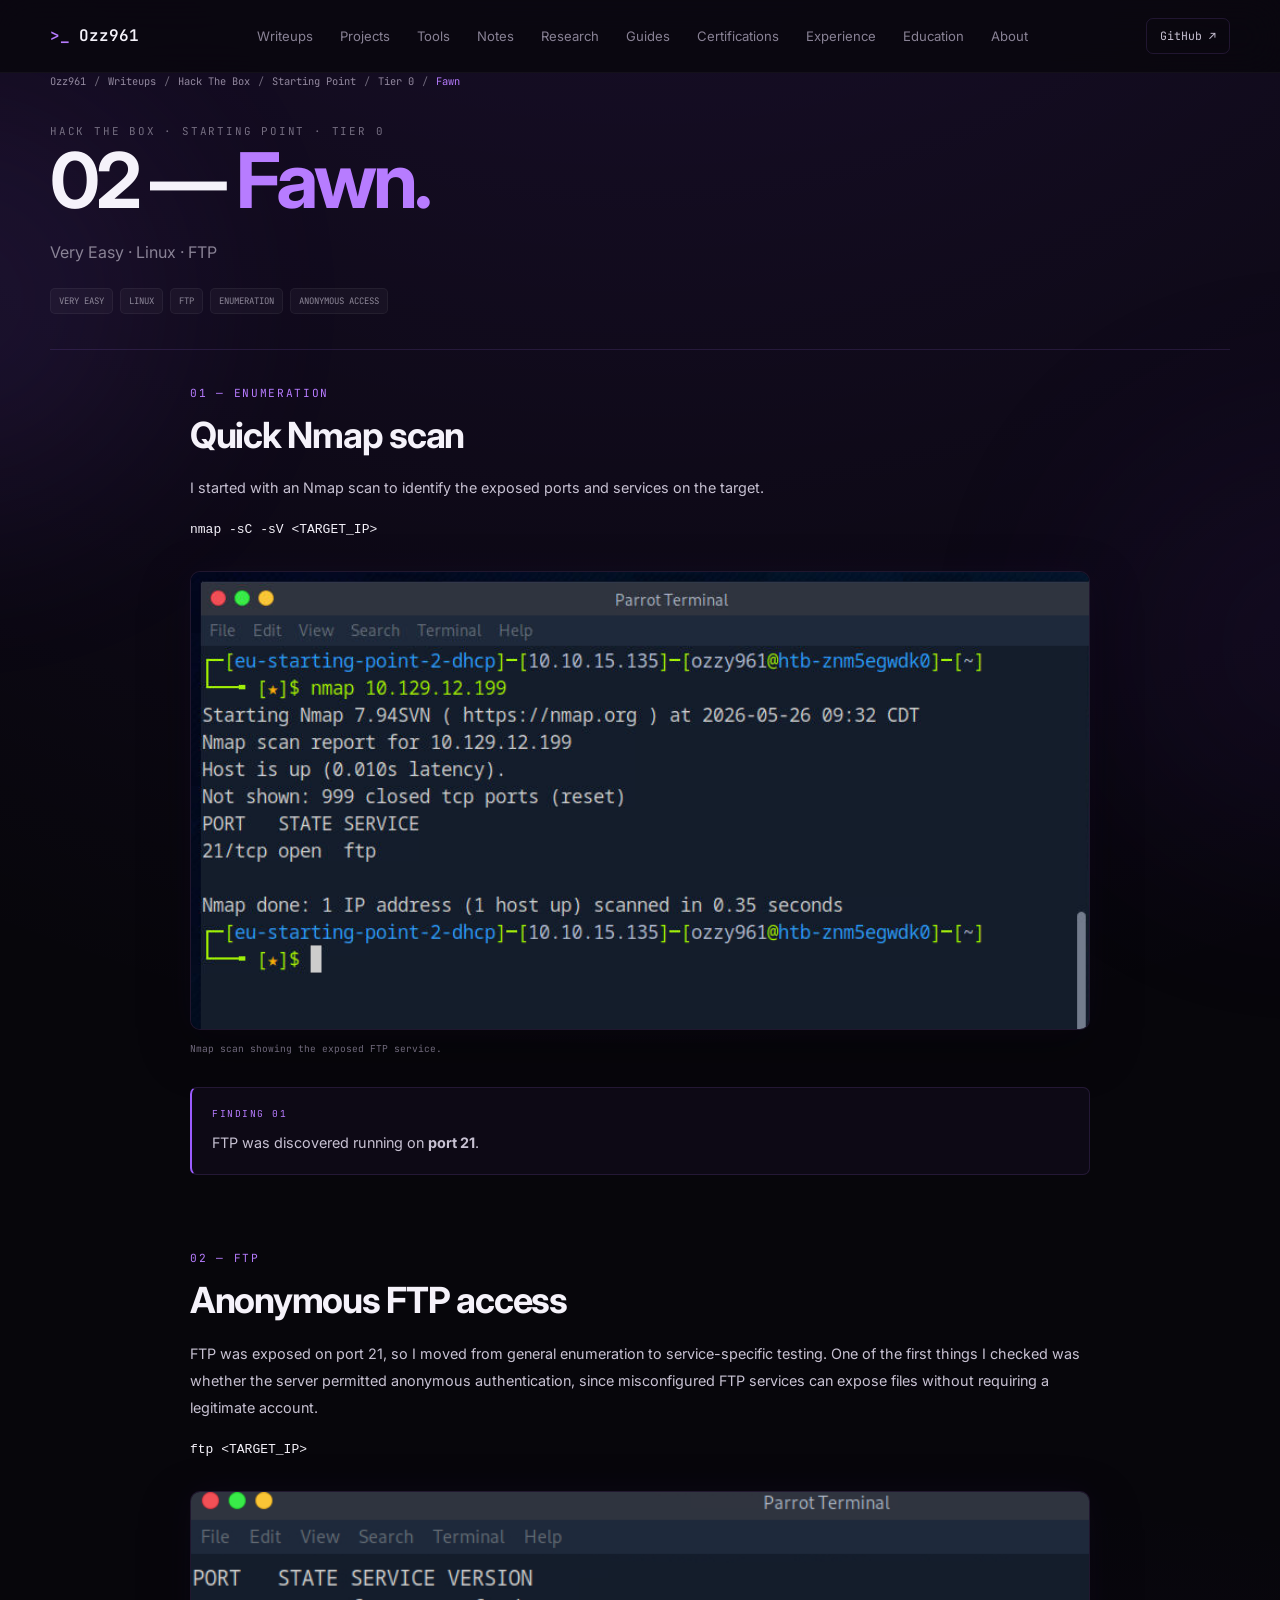
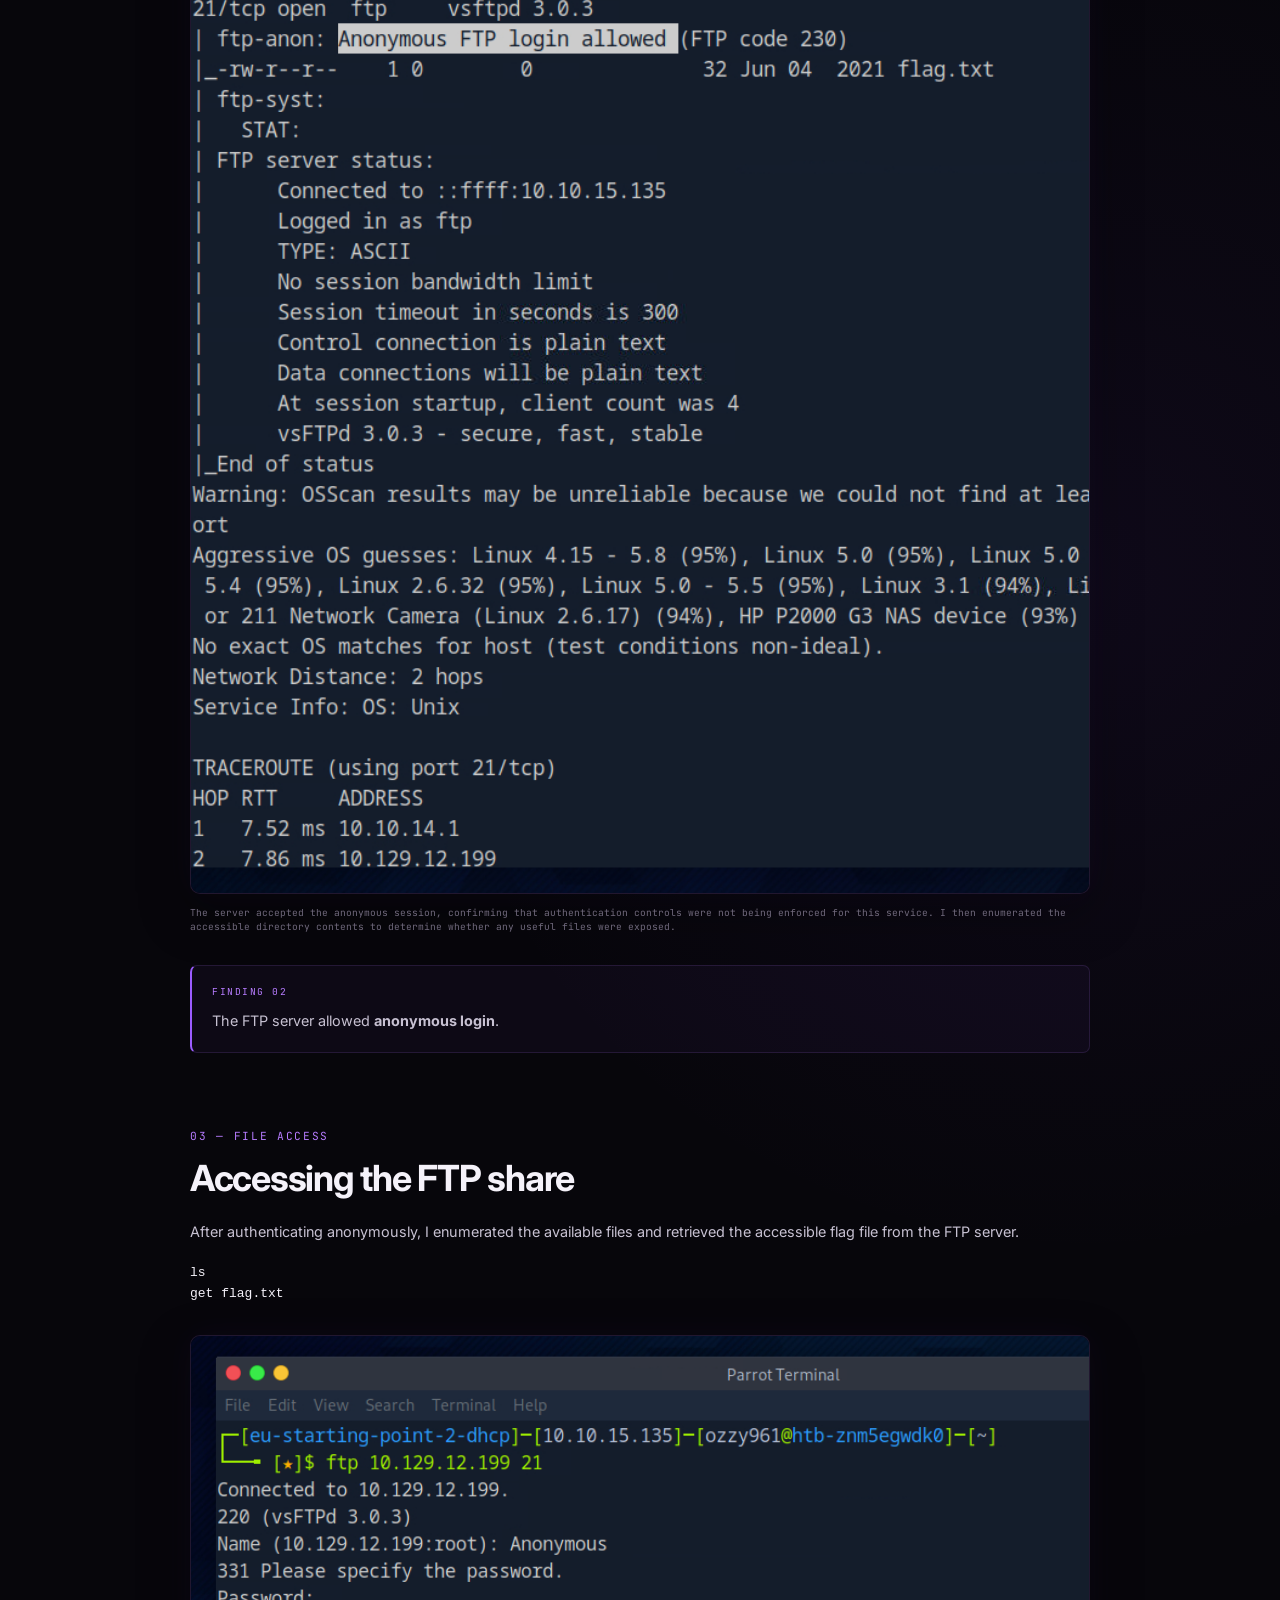
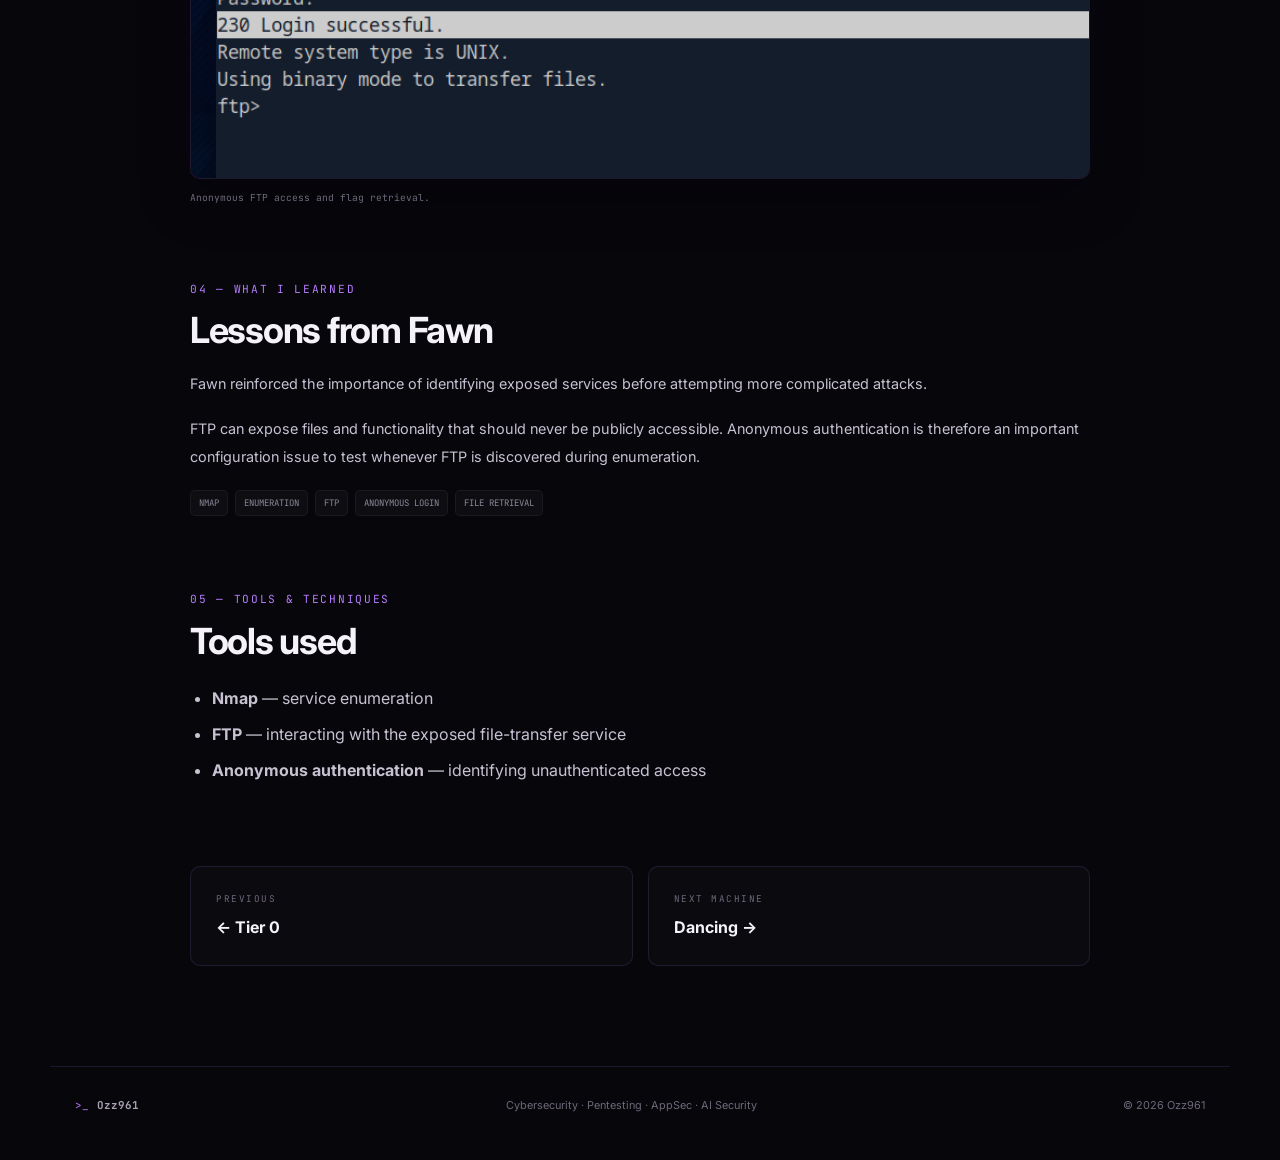
<file: writeups/htb/starting-point/tier-0/fawn/index.html>
<!DOCTYPE html>
<html lang="en">

<head>

    <meta charset="UTF-8">

    <meta name="viewport" content="width=device-width, initial-scale=1.0">

    <title>
        Hack The Box Starting Point — Tier 0: Foundations | 02 — Fawn | Ozz961
    </title>

    <meta name="description"
        content="Ozz961's Hack The Box Starting Point Tier 0 writeup for Fawn — Linux, FTP and anonymous authentication.">

    <meta name="theme-color" content="#08070d">

    <link rel="preconnect" href="https://fonts.googleapis.com">

    <link rel="preconnect" href="https://fonts.gstatic.com" crossorigin>

    <link
        href="https://fonts.googleapis.com/css2?family=Inter:wght@400;500;600;700&family=JetBrains+Mono:wght@400;500;600&display=swap"
        rel="stylesheet">

    <link rel="stylesheet" href="../../../../../style.css">

</head>


<body>


    <div class="ambient ambient-one"></div>
    <div class="ambient ambient-two"></div>


    <!-- NAVIGATION -->

    <header class="navbar">

        <a href="/" class="brand">

            <span class="brand-mark">
                &gt;_
            </span>

            <span>
                Ozz961
            </span>

        </a>


        <nav class="nav-links">

            <a href="/writeups/">
                Writeups
            </a>

            <a href="/projects/">
                Projects
            </a>

            <a href="/tools/">
                Tools
            </a>

            <a href="/notes/">
                Notes
            </a>

            <a href="/research/">
                Research
            </a>

            <a href="/guides/">
                Guides
            </a>

            <a href="/certifications/">
                Certifications
            </a>

            <a href="/experience/">
                Experience
            </a>

            <a href="/education/">
                Education
            </a>

            <a href="/about/">
                About
            </a>

        </nav>


        <a href="https://github.com/Ozz961" target="_blank" rel="noopener noreferrer" class="github-link">
            GitHub ↗
        </a>

    </header>



    <main class="page-shell">

        <div class="page-container">


            <!-- BREADCRUMBS -->

            <div class="page-breadcrumb">

                <a href="/">
                    Ozz961
                </a>

                <span>/</span>

                <a href="/writeups/">
                    Writeups
                </a>

                <span>/</span>

                <a href="/writeups/htb/">
                    Hack The Box
                </a>

                <span>/</span>

                <a href="/writeups/htb/starting-point/">
                    Starting Point
                </a>

                <span>/</span>

                <a href="/writeups/htb/starting-point/tier-0/">
                    Tier 0
                </a>

                <span>/</span>

                <span class="current">
                    Fawn
                </span>

            </div>



            <!-- HEADER -->

            <header class="page-header writeup-intro">

                <span class="section-label">
                    HACK THE BOX · STARTING POINT · TIER 0
                </span>


                <h1 class="page-title">
                    02 — <span>Fawn.</span>
                </h1>


                <p class="page-description">
                    Very Easy · Linux · FTP
                </p>


                <div class="page-tag-row">

                    <span class="page-tag">
                        VERY EASY
                    </span>

                    <span class="page-tag">
                        LINUX
                    </span>

                    <span class="page-tag">
                        FTP
                    </span>

                    <span class="page-tag">
                        ENUMERATION
                    </span>

                    <span class="page-tag">
                        ANONYMOUS ACCESS
                    </span>

                </div>

            </header>



            <!-- WRITEUP -->

            <article class="writeup-article">


                <!-- ENUMERATION -->

                <section class="writeup-section">

                    <span class="writeup-section-label">
                        01 — ENUMERATION
                    </span>


                    <h2>
                        Quick Nmap scan
                    </h2>


                    <p>
                        I started with an Nmap scan to identify the
                        exposed ports and services on the target.
                    </p>


                    <pre class="code-block"><code>nmap -sC -sV &lt;TARGET_IP&gt;</code></pre>


                    <!-- IMAGE 1 -->

                    <img src="images/image1.png" alt="Nmap scan showing FTP open on port 21" class="writeup-image">


                    <p class="image-caption">
                        Nmap scan showing the exposed FTP service.
                    </p>


                    <!-- FINDING 1 -->

                    <div class="finding-box">

                        <span class="finding-label">
                            FINDING 01
                        </span>


                        <p>
                            FTP was discovered running on
                            <strong>port 21</strong>.
                        </p>

                    </div>


                </section>



                <!-- ANONYMOUS FTP -->

                <section class="writeup-section">

                    <span class="writeup-section-label">
                        02 — FTP
                    </span>


                    <h2>
                        Anonymous FTP access
                    </h2>


                    <p>
                        FTP was exposed on port 21, so I moved from general enumeration to service-specific testing. One
                        of the first things I checked was whether the server permitted anonymous authentication, since
                        misconfigured FTP services can expose files without requiring a legitimate account.
                    </p>


                    <pre class="code-block"><code>ftp &lt;TARGET_IP&gt;</code></pre>


                    <!-- IMAGE 2 -->

                    <img src="images/image2.png" alt="FTP server allowing anonymous login" class="writeup-image">


                    <p class="image-caption">
                        The server accepted the anonymous session, confirming that authentication controls were not
                        being enforced for this service. I then enumerated the accessible directory contents to
                        determine whether any useful files were exposed.
                    </p>


                    <!-- FINDING 2 -->

                    <div class="finding-box">

                        <span class="finding-label">
                            FINDING 02
                        </span>


                        <p>
                            The FTP server allowed
                            <strong>anonymous login</strong>.
                        </p>

                    </div>


                </section>



                <!-- FILE RETRIEVAL -->

                <section class="writeup-section">

                    <span class="writeup-section-label">
                        03 — FILE ACCESS
                    </span>


                    <h2>
                        Accessing the FTP share
                    </h2>


                    <p>
                        After authenticating anonymously, I enumerated
                        the available files and retrieved the accessible
                        flag file from the FTP server.
                    </p>


                    <pre class="code-block"><code>ls
get flag.txt</code></pre>


                    <!-- IMAGE 3 -->

                    <img src="images/image3.png" alt="FTP session retrieving the flag" class="writeup-image">


                    <p class="image-caption">
                        Anonymous FTP access and flag retrieval.
                    </p>

                </section>



                <!-- WHAT I LEARNED -->

                <section class="writeup-section">

                    <span class="writeup-section-label">
                        04 — WHAT I LEARNED
                    </span>


                    <h2>
                        Lessons from Fawn
                    </h2>


                    <p>
                        Fawn reinforced the importance of identifying
                        exposed services before attempting more
                        complicated attacks.
                    </p>


                    <p>
                        FTP can expose files and functionality that
                        should never be publicly accessible. Anonymous
                        authentication is therefore an important
                        configuration issue to test whenever FTP is
                        discovered during enumeration.
                    </p>


                    <div class="page-tag-row">

                        <span class="page-tag">
                            NMAP
                        </span>

                        <span class="page-tag">
                            ENUMERATION
                        </span>

                        <span class="page-tag">
                            FTP
                        </span>

                        <span class="page-tag">
                            ANONYMOUS LOGIN
                        </span>

                        <span class="page-tag">
                            FILE RETRIEVAL
                        </span>

                    </div>

                </section>



                <!-- TOOLS -->

                <section class="writeup-section">

                    <span class="writeup-section-label">
                        05 — TOOLS &amp; TECHNIQUES
                    </span>


                    <h2>
                        Tools used
                    </h2>


                    <ul>

                        <li>
                            <strong>Nmap</strong> — service enumeration
                        </li>

                        <li>
                            <strong>FTP</strong> — interacting with the
                            exposed file-transfer service
                        </li>

                        <li>
                            <strong>Anonymous authentication</strong> —
                            identifying unauthenticated access
                        </li>

                    </ul>

                </section>



                <!-- NAVIGATION -->

                <div class="writeup-navigation">


                    <a href="/writeups/htb/starting-point/tier-0/">

                        <span>
                            PREVIOUS
                        </span>

                        <strong>
                            ← Tier 0
                        </strong>

                    </a>


                    <a href="/writeups/htb/starting-point/tier-0/dancing/">

                        <span>
                            NEXT MACHINE
                        </span>

                        <strong>
                            Dancing →
                        </strong>

                    </a>


                </div>


            </article>


        </div>

    </main>



    <!-- FOOTER -->

    <footer>


        <div class="footer-brand">

            <span class="brand-mark">
                &gt;_
            </span>

            <strong>
                Ozz961
            </strong>

        </div>


        <p>
            Cybersecurity · Pentesting · AppSec · AI Security
        </p>


        <span>
            © <span id="year"></span> Ozz961
        </span>


    </footer>


    <script src="../../../../../script.js"></script>

</body>

</html>
</file>
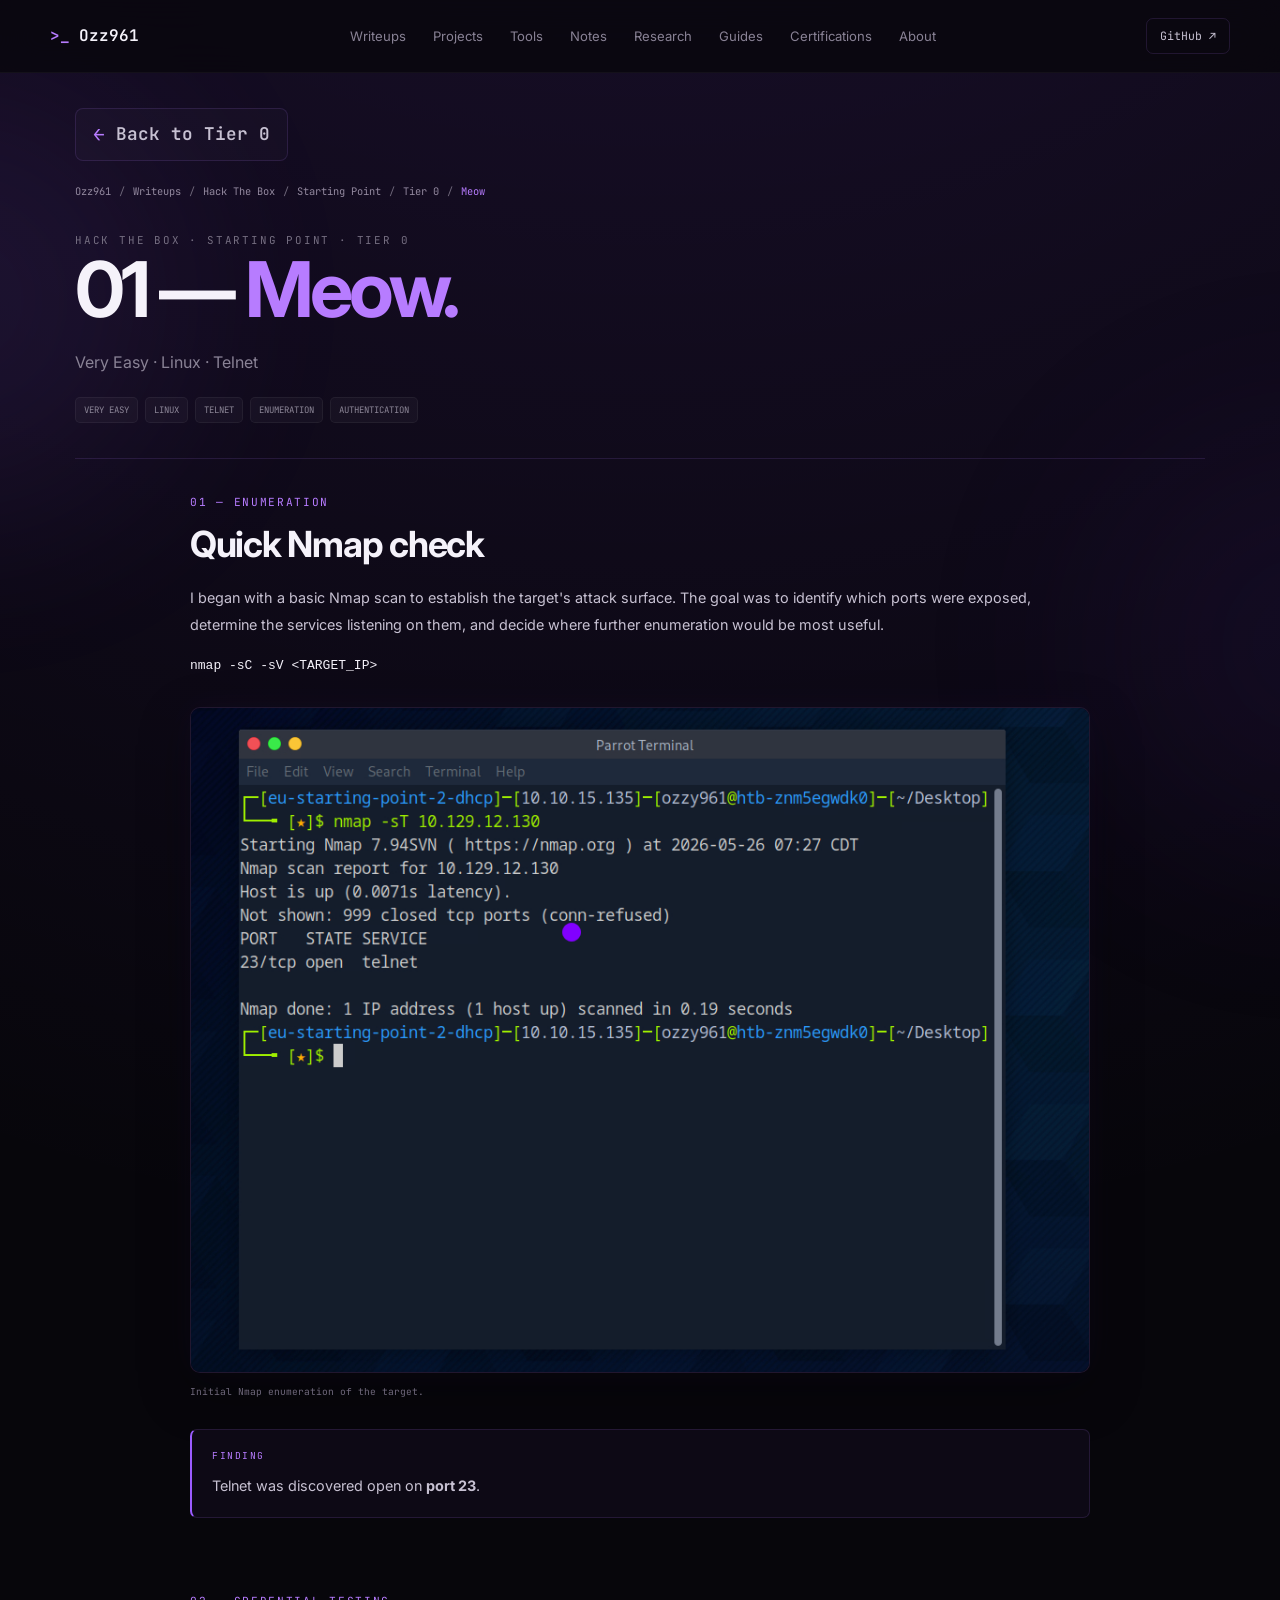
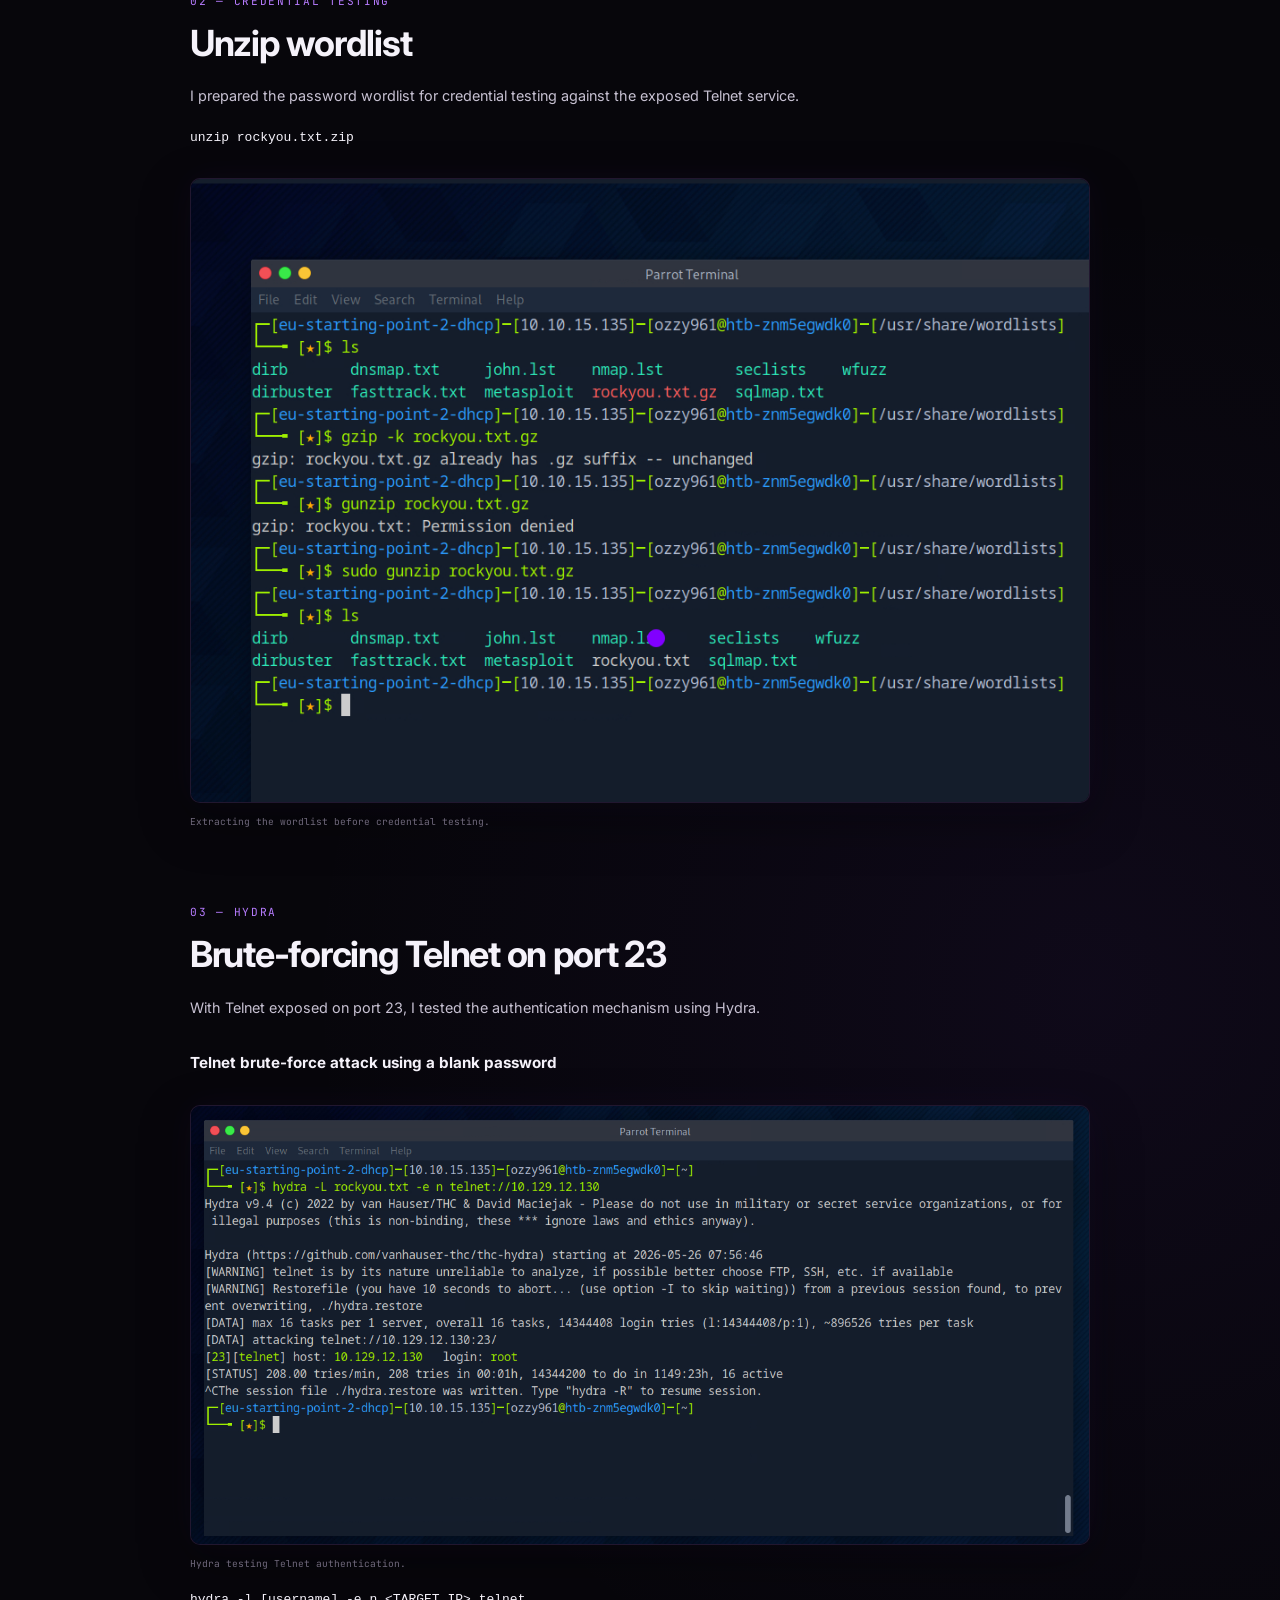
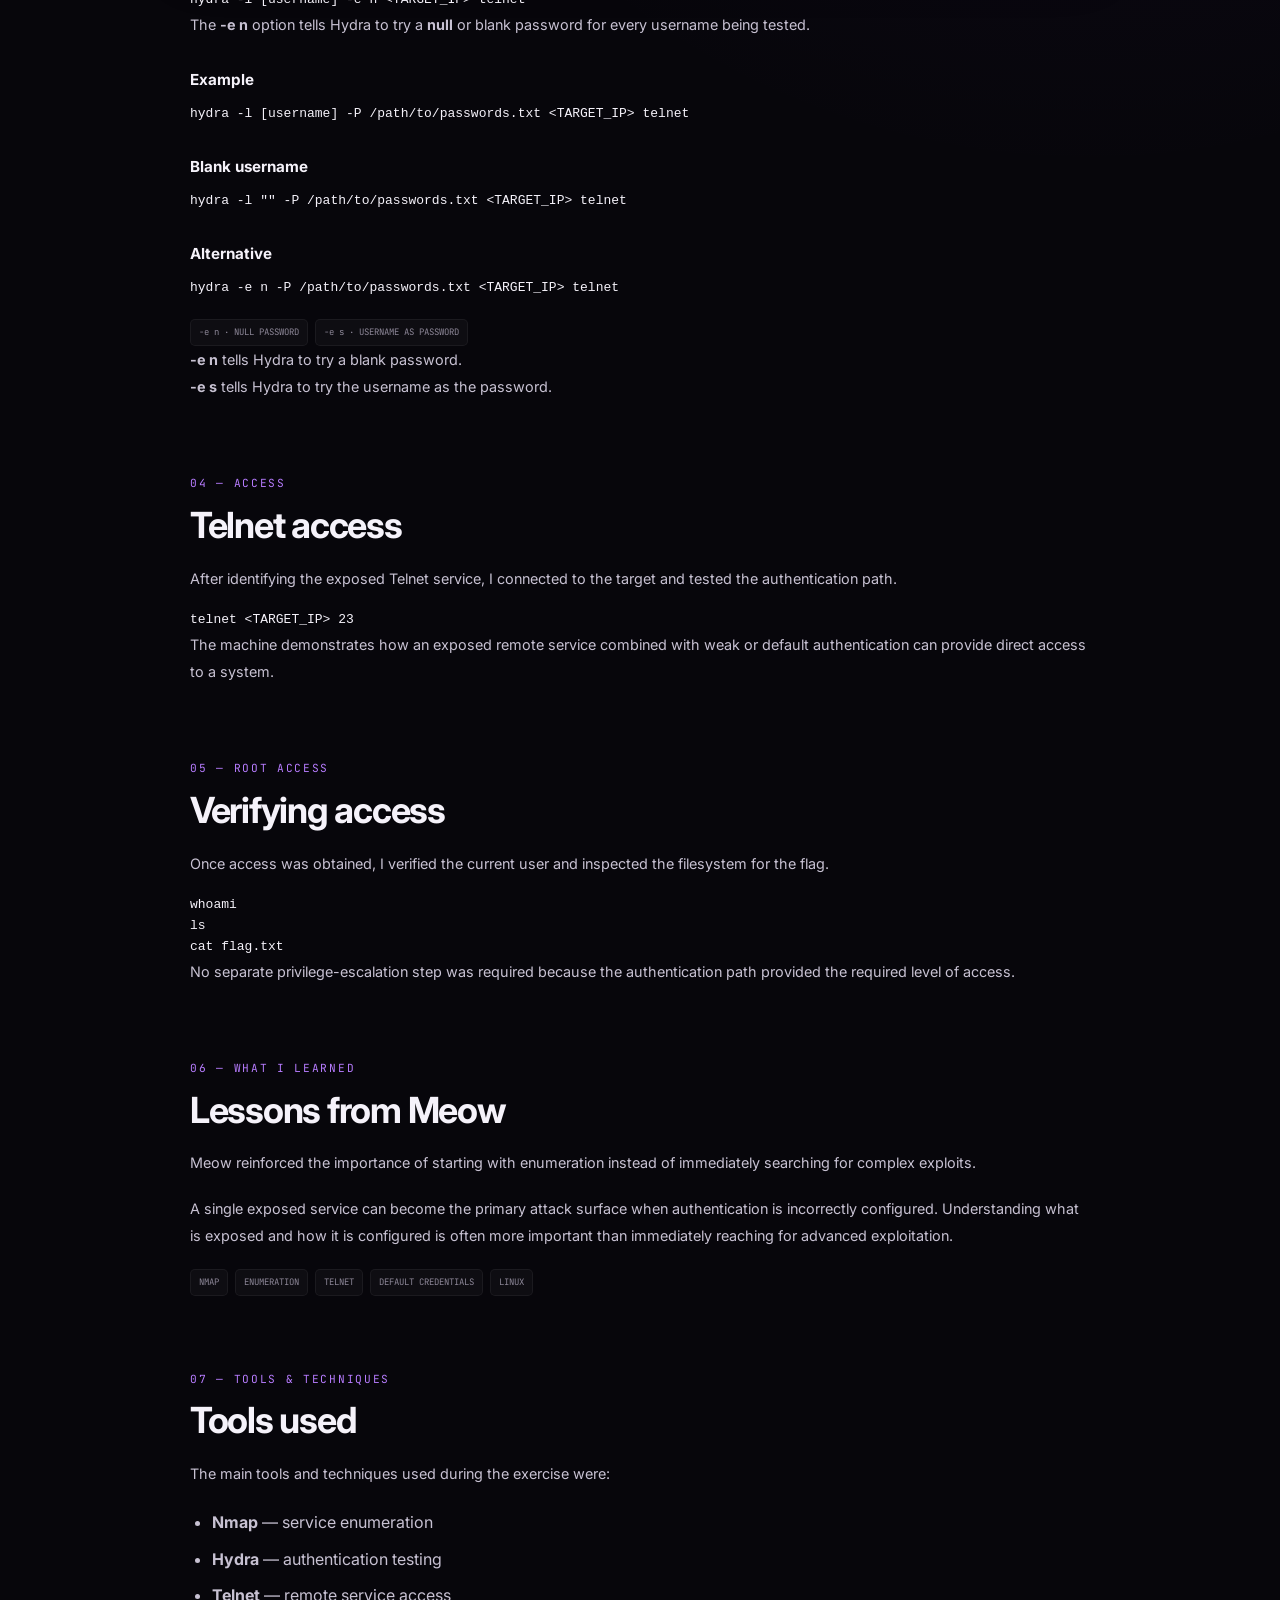
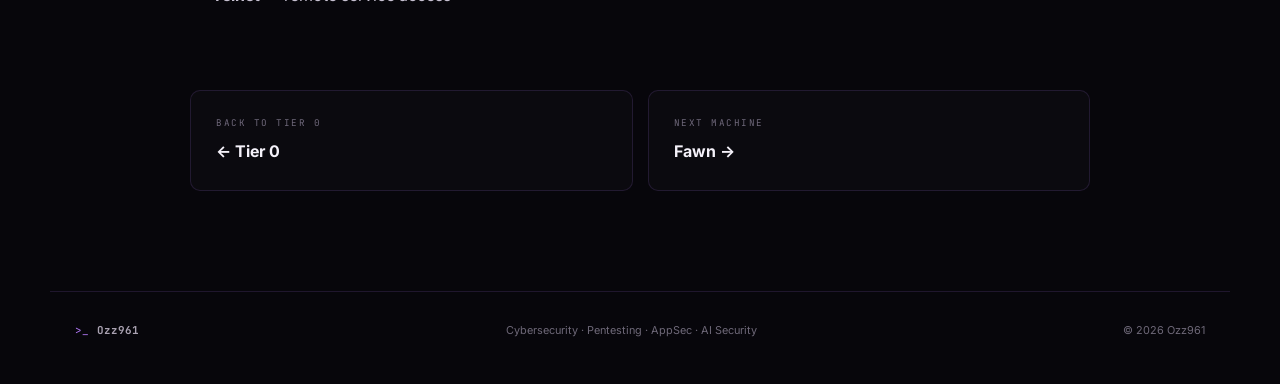
<file: writeups/htb/starting-point/tier-0/meow/index.html>
<!DOCTYPE html>
<html lang="en">

<head>
    <meta charset="UTF-8">
    <meta name="viewport" content="width=device-width, initial-scale=1.0">

    <title>
        Hack The Box Starting Point — Tier 0: Foundations | 01 — Meow | Ozz961
    </title>

    <meta name="description"
        content="Ozz961's Hack The Box Starting Point Tier 0 writeup for Meow — Linux, Telnet, enumeration and authentication.">

    <meta name="theme-color" content="#08070d">

    <link rel="preconnect" href="https://fonts.googleapis.com">
    <link rel="preconnect" href="https://fonts.gstatic.com" crossorigin>

    <link
        href="https://fonts.googleapis.com/css2?family=Inter:wght@400;500;600;700&family=JetBrains+Mono:wght@400;500;600&display=swap"
        rel="stylesheet">

    <link rel="stylesheet" href="../../../../../style.css">
</head>

<body>

    <div class="ambient ambient-one"></div>
    <div class="ambient ambient-two"></div>


    <!-- NAVIGATION -->
    <header class="navbar">

        <a href="/" class="brand">
            <span class="brand-mark">&gt;_</span>
            <span>Ozz961</span>
        </a>

        <nav class="nav-links">
            <a href="/writeups/">Writeups</a>
            <a href="/projects/">Projects</a>
            <a href="/tools/">Tools</a>
            <a href="/notes/">Notes</a>
            <a href="/research/">Research</a>
            <a href="/guides/">Guides</a>
            <a href="/certifications/">Certifications</a>
            <a href="/about/">About</a>
        </nav>

        <a href="https://github.com/Ozz961" target="_blank" rel="noopener noreferrer" class="github-link">
            GitHub ↗
        </a>

    </header>


    <main class="page-shell">

        <div class="page-container">

            <!-- BREADCRUMBS -->

            <main class="page-shell">

                <div class="page-container">

                    <a href="/writeups/htb/starting-point/tier-0/" class="writeup-back">
                        <span>←</span>
                        Back to Tier 0
                    </a>

                    <div class="page-breadcrumb">

                        <a href="/">Ozz961</a>
                        <span>/</span>

                        <a href="/writeups/">Writeups</a>
                        <span>/</span>

                        <a href="/writeups/htb/">Hack The Box</a>
                        <span>/</span>

                        <a href="/writeups/htb/starting-point/">
                            Starting Point
                        </a>

                        <span>/</span>

                        <a href="/writeups/htb/starting-point/tier-0/">
                            Tier 0
                        </a>

                        <span>/</span>

                        <span class="current">
                            Meow
                        </span>

                    </div>


                    <!-- WRITEUP HEADER -->
                    <header class="page-header writeup-intro">

                        <span class="section-label">
                            HACK THE BOX · STARTING POINT · TIER 0
                        </span>

                        <h1 class="page-title">
                            01 — <span>Meow.</span>
                        </h1>

                        <p class="page-description">
                            Very Easy · Linux · Telnet
                        </p>

                        <div class="page-tag-row">

                            <span class="page-tag">
                                VERY EASY
                            </span>

                            <span class="page-tag">
                                LINUX
                            </span>

                            <span class="page-tag">
                                TELNET
                            </span>

                            <span class="page-tag">
                                ENUMERATION
                            </span>

                            <span class="page-tag">
                                AUTHENTICATION
                            </span>

                        </div>

                    </header>


                    <!-- WRITEUP -->
                    <article class="writeup-article">


                        <!-- ENUMERATION -->
                        <section class="writeup-section">

                            <span class="writeup-section-label">
                                01 — ENUMERATION
                            </span>

                            <h2>
                                Quick Nmap check
                            </h2>

                            <p>
                                I began with a basic Nmap scan to establish the target's attack surface. The goal was to
                                identify which ports were exposed, determine the services listening on them, and decide
                                where further enumeration would be most useful.
                            </p>

                            <pre class="code-block"><code>nmap -sC -sV &lt;TARGET_IP&gt;</code></pre>


                            <!-- IMAGE 1 -->
                            <img src="images/image1.png" alt="Nmap scan of the Meow target" class="writeup-image">

                            <p class="image-caption">
                                Initial Nmap enumeration of the target.
                            </p>


                            <!-- FINDING -->
                            <div class="finding-box">

                                <span class="finding-label">
                                    FINDING
                                </span>

                                <p>
                                    Telnet was discovered open on
                                    <strong>port 23</strong>.
                                </p>

                            </div>

                        </section>


                        <!-- WORDLIST -->
                        <section class="writeup-section">

                            <span class="writeup-section-label">
                                02 — CREDENTIAL TESTING
                            </span>

                            <h2>
                                Unzip wordlist
                            </h2>

                            <p>
                                I prepared the password wordlist for credential
                                testing against the exposed Telnet service.
                            </p>

                            <pre class="code-block"><code>unzip rockyou.txt.zip</code></pre>


                            <!-- IMAGE 2 -->
                            <img src="images/image2.png" alt="Wordlist extraction in the terminal"
                                class="writeup-image">

                            <p class="image-caption">
                                Extracting the wordlist before credential testing.
                            </p>

                        </section>


                        <!-- HYDRA -->
                        <section class="writeup-section">

                            <span class="writeup-section-label">
                                03 — HYDRA
                            </span>

                            <h2>
                                Brute-forcing Telnet on port 23
                            </h2>

                            <p>
                                With Telnet exposed on port 23, I tested the
                                authentication mechanism using Hydra.
                            </p>


                            <h3 class="writeup-subtitle">
                                Telnet brute-force attack using a blank password
                            </h3>


                            <!-- IMAGE 3 -->
                            <img src="images/image3.png" alt="Hydra testing Telnet authentication"
                                class="writeup-image">

                            <p class="image-caption">
                                Hydra testing Telnet authentication.
                            </p>


                            <pre class="code-block"><code>hydra -l [username] -e n &lt;TARGET_IP&gt; telnet</code></pre>

                            <p>
                                The <strong>-e n</strong> option tells Hydra to
                                try a <strong>null</strong> or blank password
                                for every username being tested.
                            </p>


                            <h3 class="writeup-subtitle">
                                Example
                            </h3>

                            <pre
                                class="code-block"><code>hydra -l [username] -P /path/to/passwords.txt &lt;TARGET_IP&gt; telnet</code></pre>


                            <h3 class="writeup-subtitle">
                                Blank username
                            </h3>

                            <pre
                                class="code-block"><code>hydra -l "" -P /path/to/passwords.txt &lt;TARGET_IP&gt; telnet</code></pre>


                            <h3 class="writeup-subtitle">
                                Alternative
                            </h3>

                            <pre
                                class="code-block"><code>hydra -e n -P /path/to/passwords.txt &lt;TARGET_IP&gt; telnet</code></pre>


                            <div class="page-tag-row">

                                <span class="page-tag">
                                    -e n · NULL PASSWORD
                                </span>

                                <span class="page-tag">
                                    -e s · USERNAME AS PASSWORD
                                </span>

                            </div>


                            <p>
                                <strong>-e n</strong> tells Hydra to try a blank
                                password.
                                <br>
                                <strong>-e s</strong> tells Hydra to try the
                                username as the password.
                            </p>

                        </section>


                        <!-- ACCESS -->
                        <section class="writeup-section">

                            <span class="writeup-section-label">
                                04 — ACCESS
                            </span>

                            <h2>
                                Telnet access
                            </h2>

                            <p>
                                After identifying the exposed Telnet service,
                                I connected to the target and tested the
                                authentication path.
                            </p>

                            <pre class="code-block"><code>telnet &lt;TARGET_IP&gt; 23</code></pre>

                            <p>
                                The machine demonstrates how an exposed remote
                                service combined with weak or default authentication
                                can provide direct access to a system.
                            </p>

                        </section>


                        <!-- ROOT ACCESS -->
                        <section class="writeup-section">

                            <span class="writeup-section-label">
                                05 — ROOT ACCESS
                            </span>

                            <h2>
                                Verifying access
                            </h2>

                            <p>
                                Once access was obtained, I verified the current
                                user and inspected the filesystem for the flag.
                            </p>

                            <pre class="code-block"><code>whoami
ls
cat flag.txt</code></pre>

                            <p>
                                No separate privilege-escalation step was required
                                because the authentication path provided the
                                required level of access.
                            </p>

                        </section>


                        <!-- WHAT I LEARNED -->
                        <section class="writeup-section">

                            <span class="writeup-section-label">
                                06 — WHAT I LEARNED
                            </span>

                            <h2>
                                Lessons from Meow
                            </h2>

                            <p>
                                Meow reinforced the importance of starting with
                                enumeration instead of immediately searching for
                                complex exploits.
                            </p>

                            <p>
                                A single exposed service can become the primary
                                attack surface when authentication is incorrectly
                                configured. Understanding what is exposed and how
                                it is configured is often more important than
                                immediately reaching for advanced exploitation.
                            </p>

                            <div class="page-tag-row">

                                <span class="page-tag">
                                    NMAP
                                </span>

                                <span class="page-tag">
                                    ENUMERATION
                                </span>

                                <span class="page-tag">
                                    TELNET
                                </span>

                                <span class="page-tag">
                                    DEFAULT CREDENTIALS
                                </span>

                                <span class="page-tag">
                                    LINUX
                                </span>

                            </div>

                        </section>


                        <!-- TOOLS -->
                        <section class="writeup-section">

                            <span class="writeup-section-label">
                                07 — TOOLS &amp; TECHNIQUES
                            </span>

                            <h2>
                                Tools used
                            </h2>

                            <p>
                                The main tools and techniques used during the
                                exercise were:
                            </p>

                            <ul>

                                <li>
                                    <strong>Nmap</strong> — service enumeration
                                </li>

                                <li>
                                    <strong>Hydra</strong> — authentication testing
                                </li>

                                <li>
                                    <strong>Telnet</strong> — remote service access
                                </li>

                            </ul>

                        </section>


                        <!-- WRITEUP NAVIGATION -->
                        <div class="writeup-navigation">

                            <a href="/writeups/htb/starting-point/tier-0/">

                                <span>
                                    BACK TO TIER 0
                                </span>

                                <strong>
                                    ← Tier 0
                                </strong>

                            </a>


                            <a href="/writeups/htb/starting-point/tier-0/fawn/">

                                <span>
                                    NEXT MACHINE
                                </span>

                                <strong>
                                    Fawn →
                                </strong>

                            </a>

                        </div>


                    </article>

                </div>

            </main>


            <!-- FOOTER -->
            <footer>

                <div class="footer-brand">

                    <span class="brand-mark">
                        &gt;_
                    </span>

                    <strong>
                        Ozz961
                    </strong>

                </div>

                <p>
                    Cybersecurity · Pentesting · AppSec · AI Security
                </p>

                <span>
                    © <span id="year"></span> Ozz961
                </span>

            </footer>


            <script src="../../../../../script.js"></script>

</body>

</html>
</file>
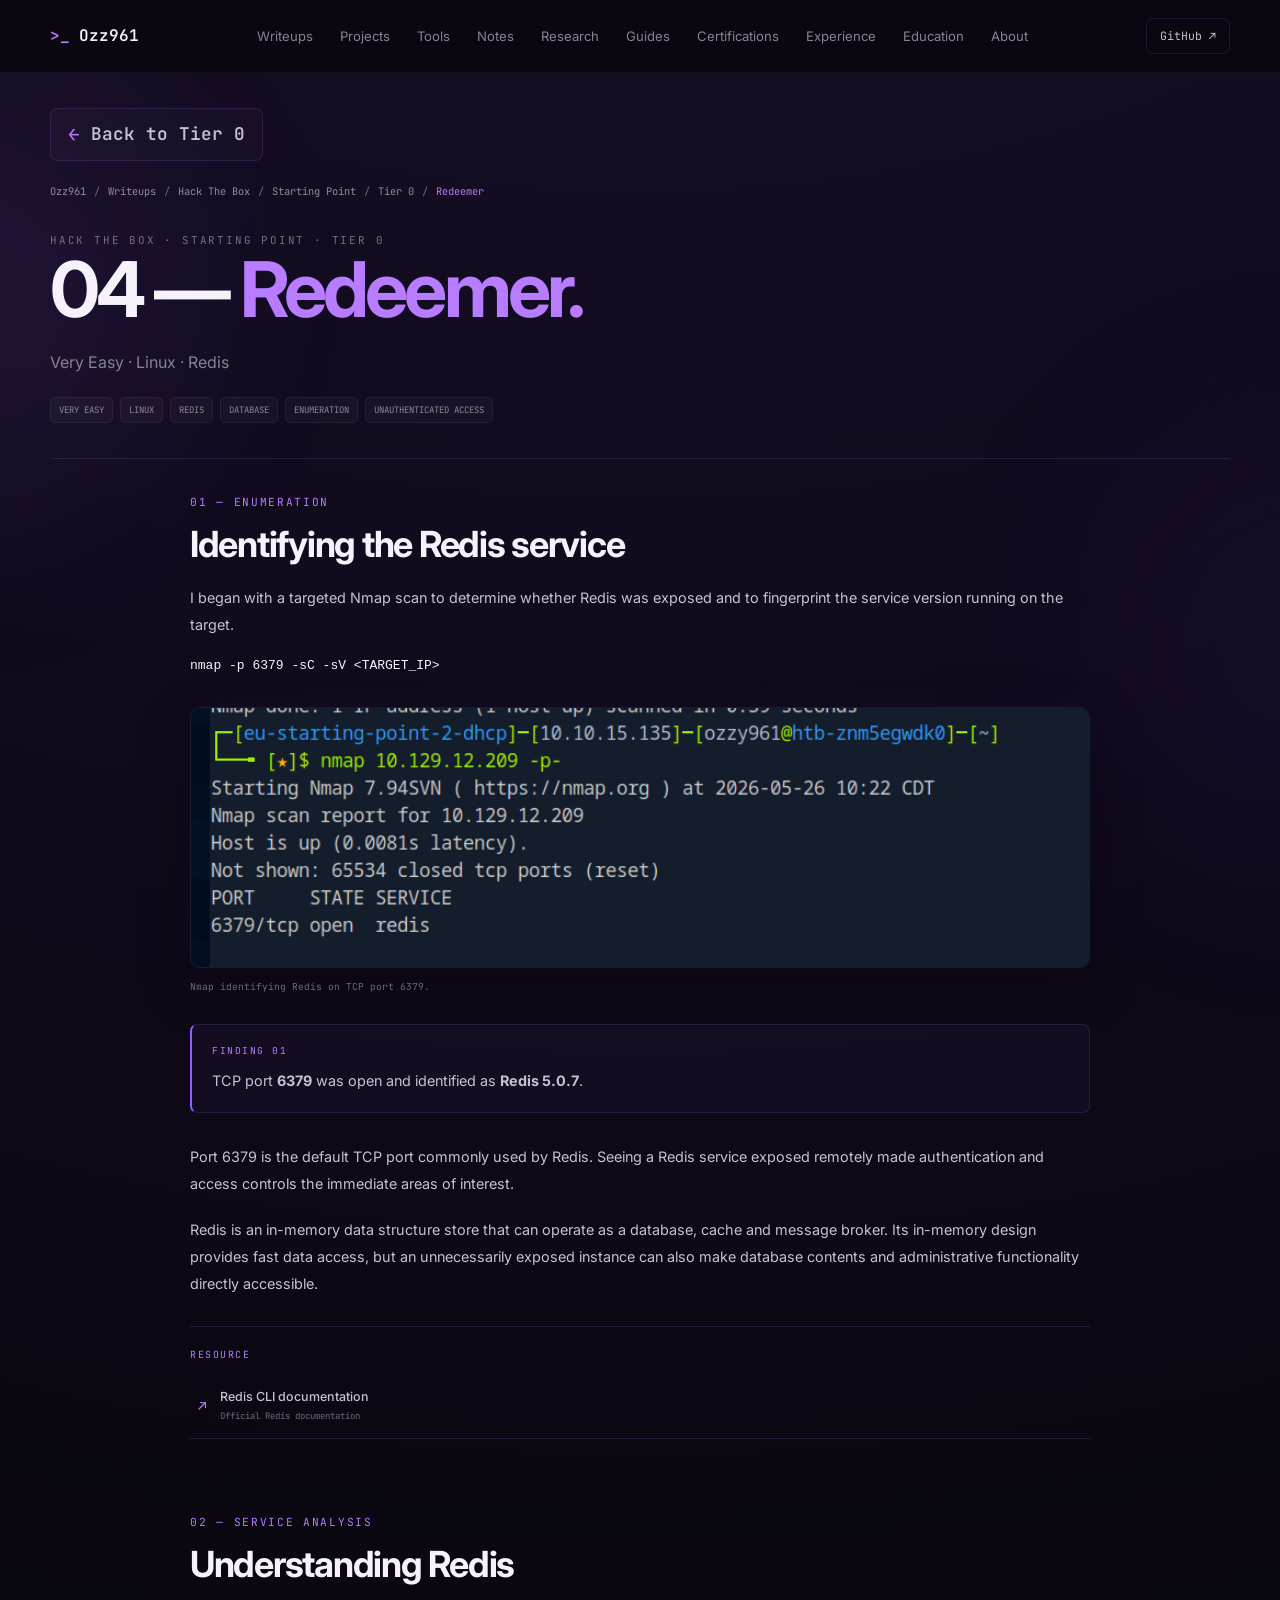
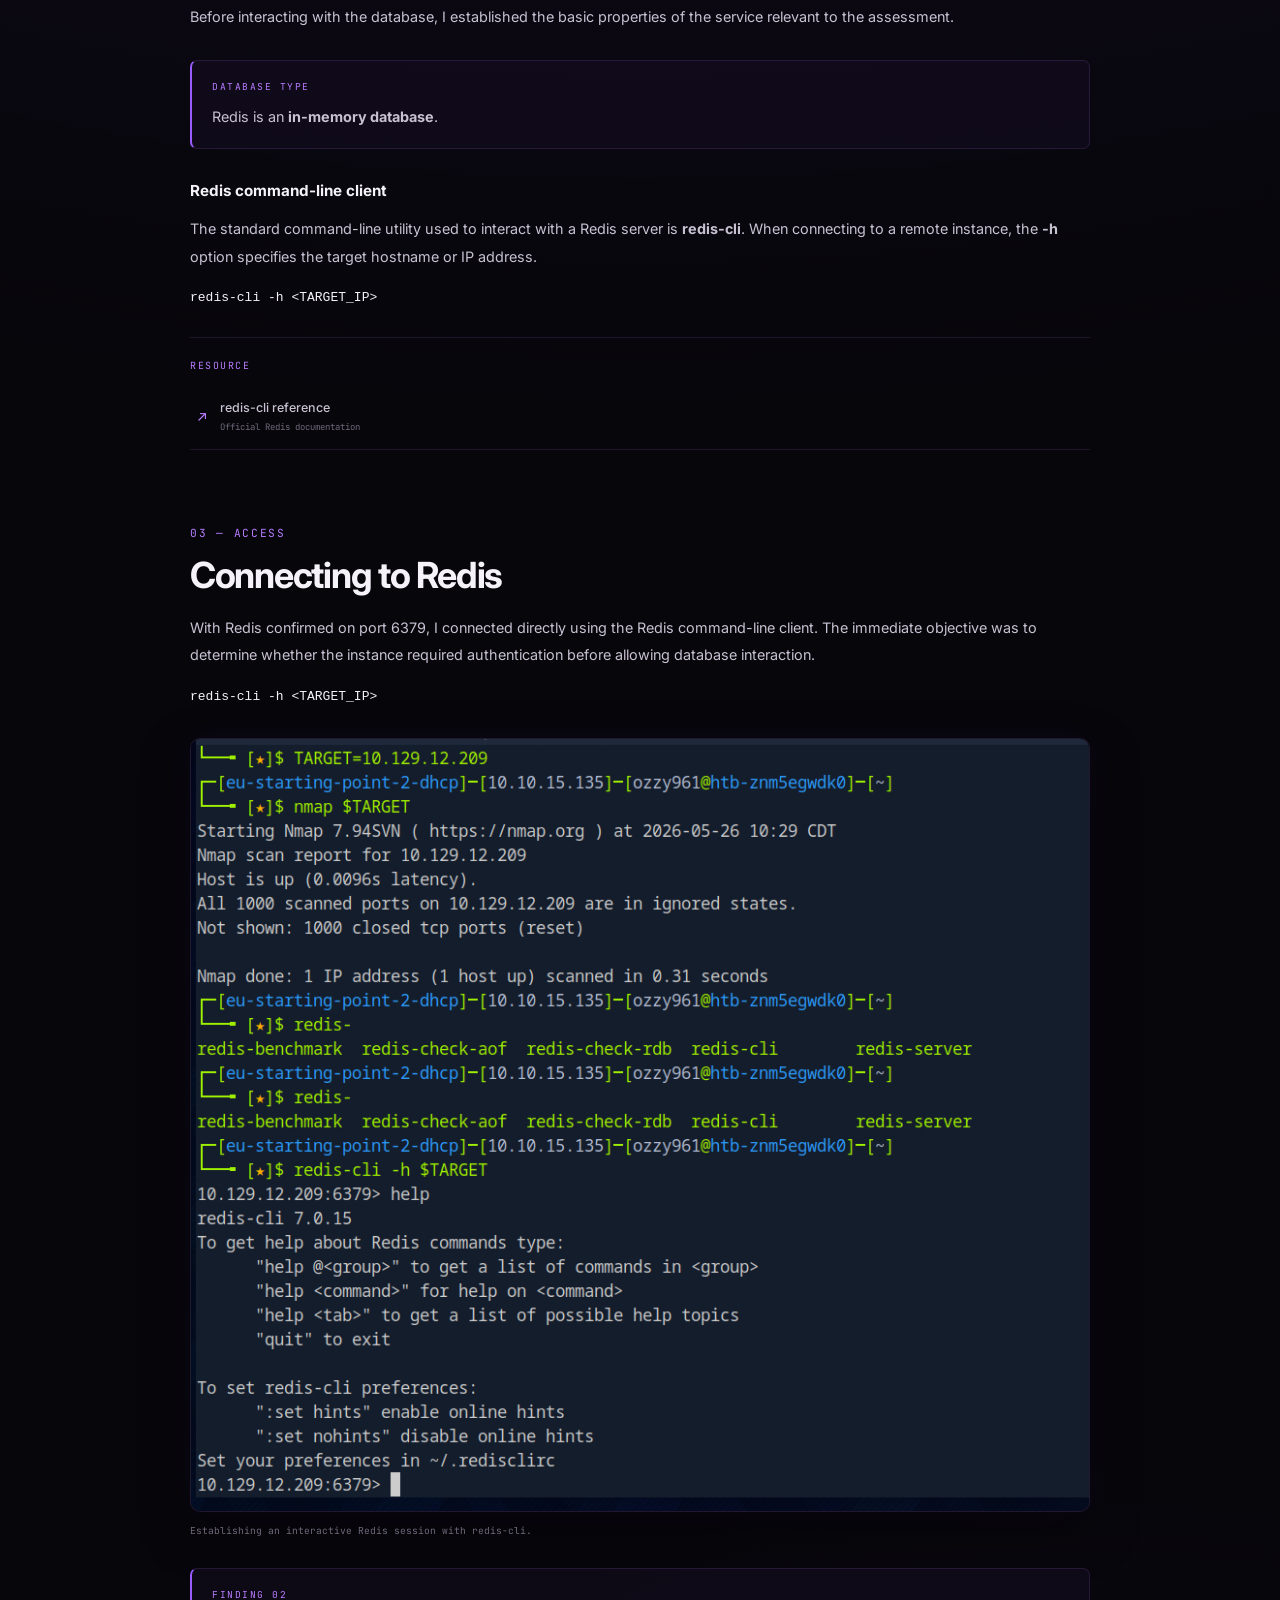
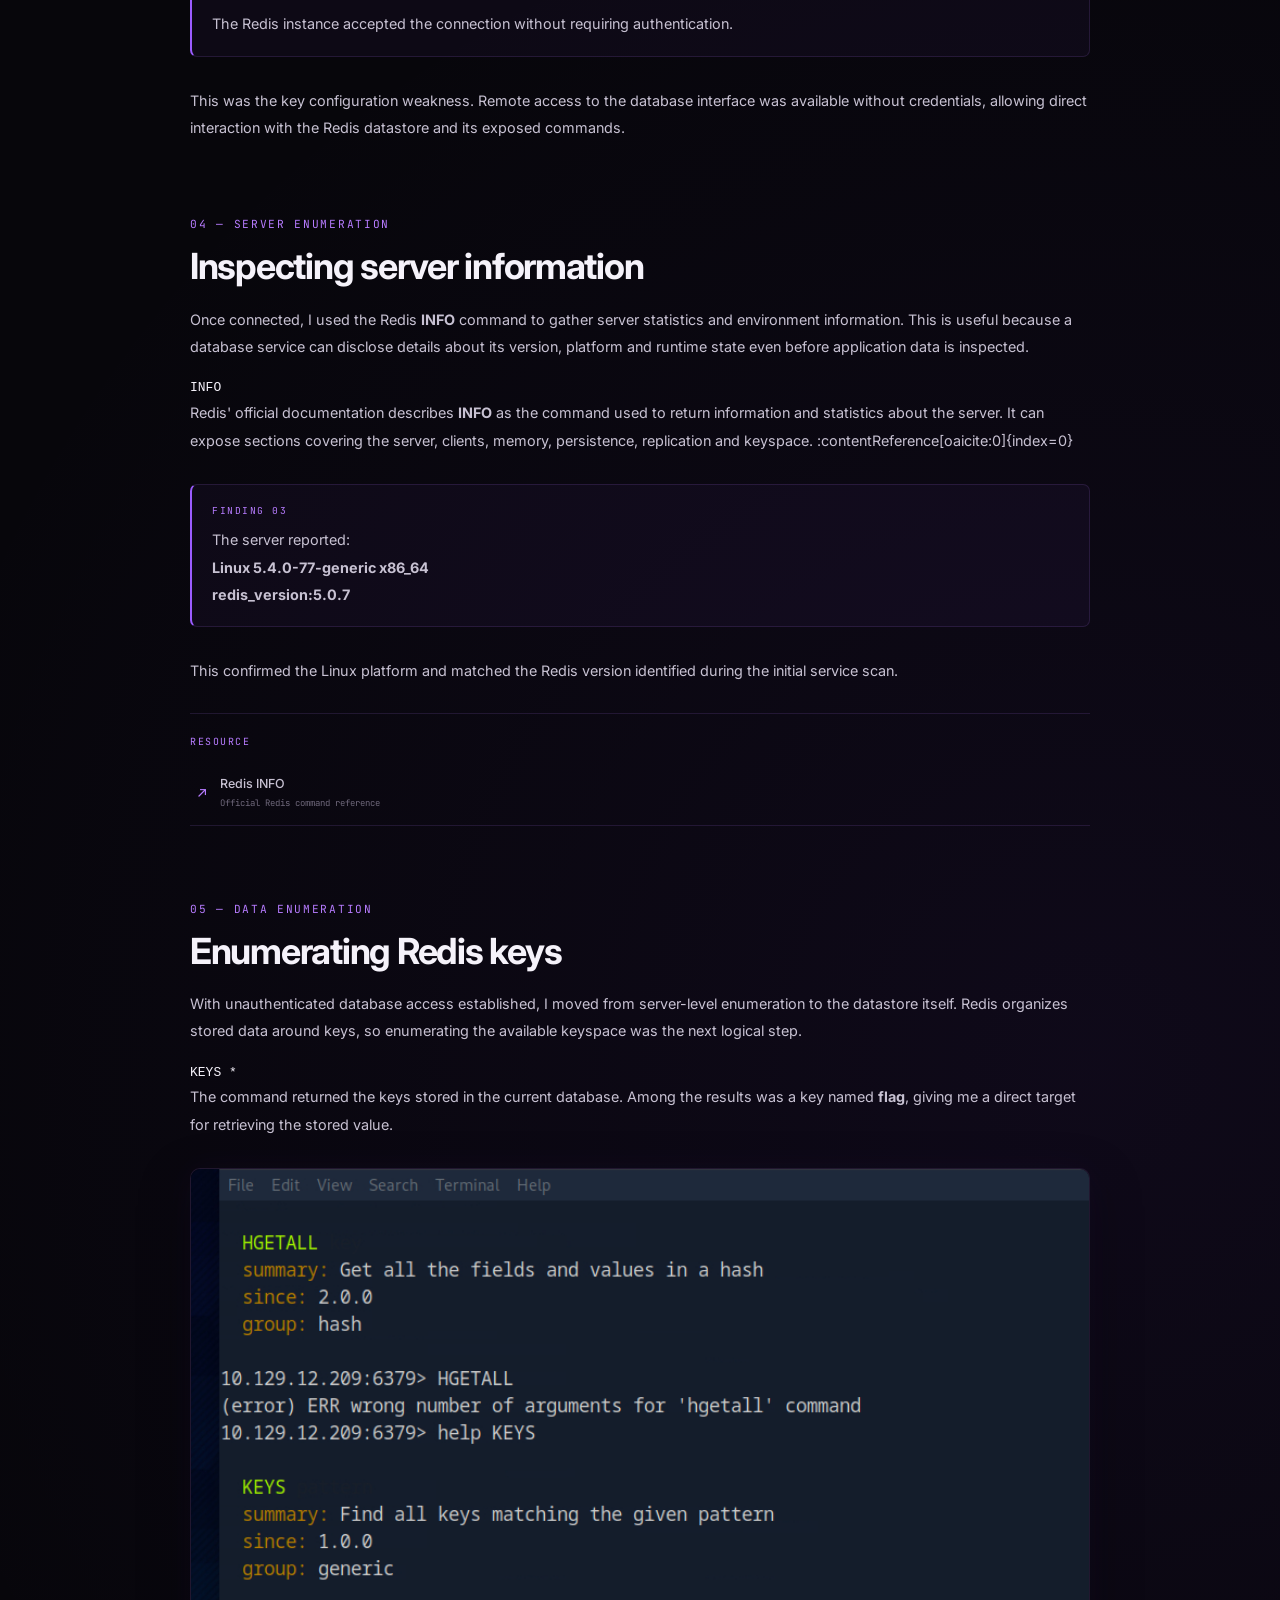
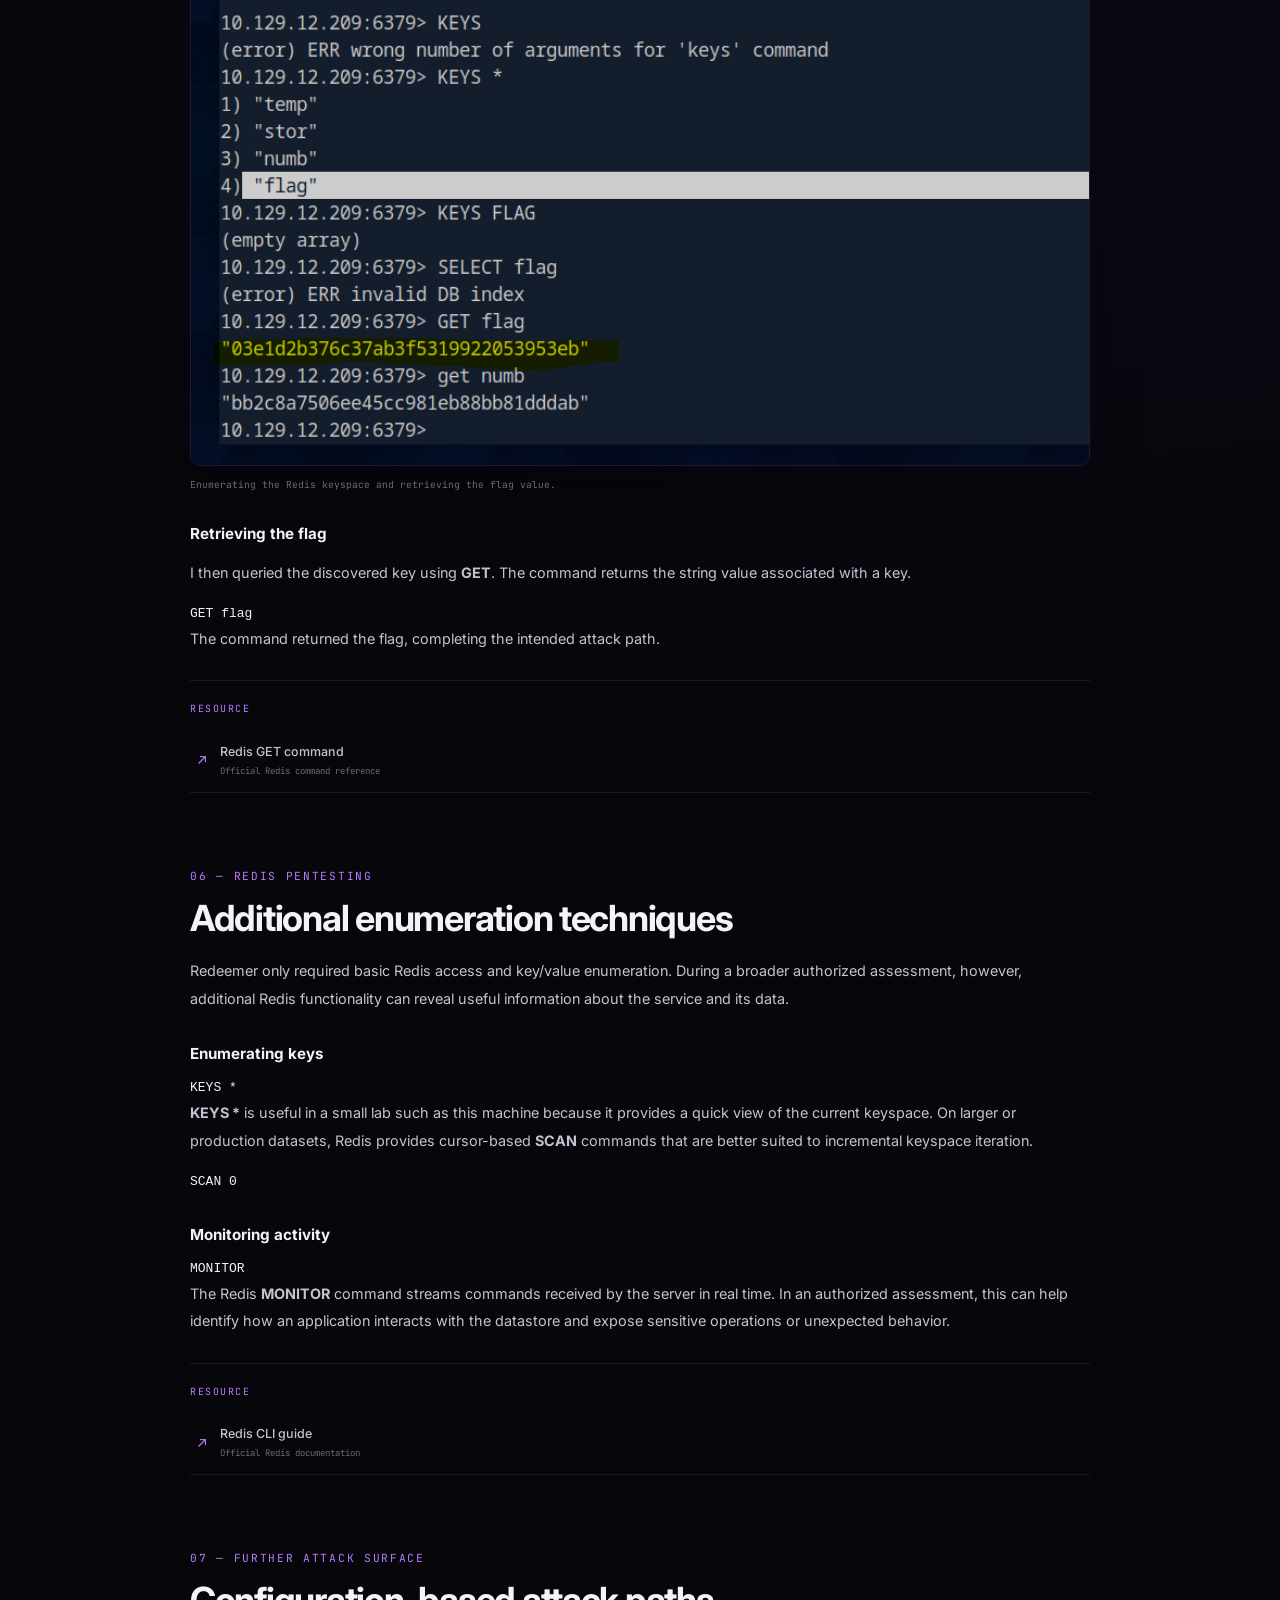
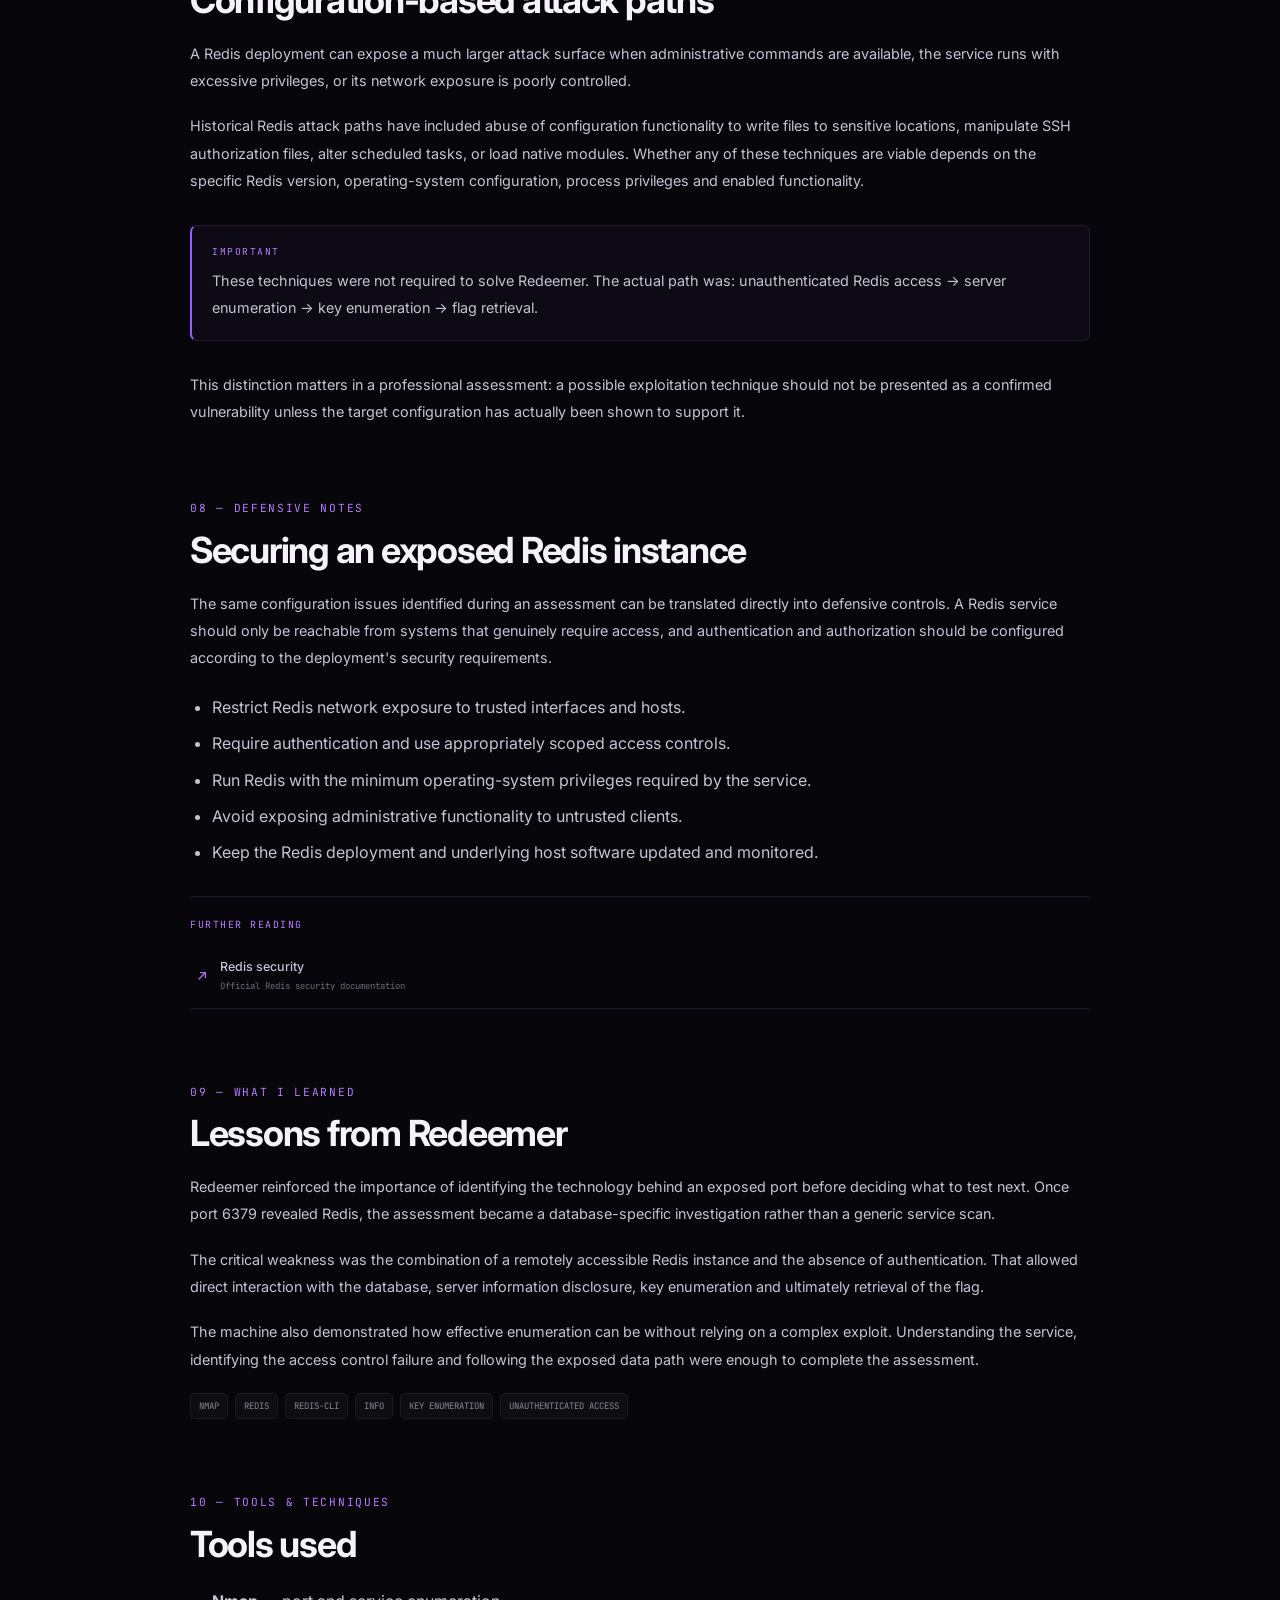
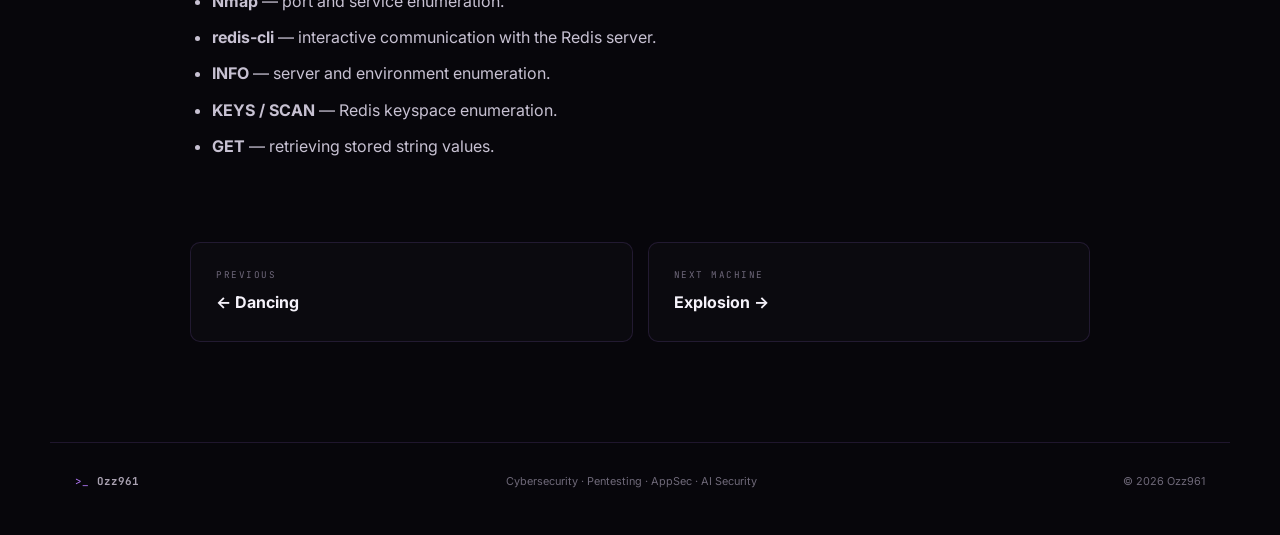
<file: writeups/htb/starting-point/tier-0/redeemer/index.html>
<!DOCTYPE html>
<html lang="en">

<head>

    <meta charset="UTF-8">

    <meta name="viewport" content="width=device-width, initial-scale=1.0">

    <title>
        Hack The Box Starting Point — Tier 0: Foundations | 04 — Redeemer | Ozz961
    </title>

    <meta name="description"
        content="Ozz961's Hack The Box Starting Point Tier 0 writeup for Redeemer — Linux, Redis, enumeration and unauthenticated database access.">

    <meta name="theme-color" content="#08070d">

    <link rel="preconnect" href="https://fonts.googleapis.com">

    <link rel="preconnect" href="https://fonts.gstatic.com" crossorigin>

    <link
        href="https://fonts.googleapis.com/css2?family=Inter:wght@400;500;600;700&family=JetBrains+Mono:wght@400;500;600&display=swap"
        rel="stylesheet">

    <link rel="stylesheet" href="../../../../../style.css">

</head>


<body>


    <div class="ambient ambient-one"></div>
    <div class="ambient ambient-two"></div>


    <!-- =========================
         NAVIGATION
    ========================== -->

    <header class="navbar">

        <a href="/" class="brand">

            <span class="brand-mark">
                &gt;_
            </span>

            <span>
                Ozz961
            </span>

        </a>


        <nav class="nav-links">

            <a href="/writeups/">
                Writeups
            </a>

            <a href="/projects/">
                Projects
            </a>

            <a href="/tools/">
                Tools
            </a>

            <a href="/notes/">
                Notes
            </a>

            <a href="/research/">
                Research
            </a>

            <a href="/guides/">
                Guides
            </a>

            <a href="/certifications/">
                Certifications
            </a>

            <a href="/experience/">
                Experience
            </a>

            <a href="/education/">
                Education
            </a>

            <a href="/about/">
                About
            </a>

        </nav>


        <a href="https://github.com/Ozz961" target="_blank" rel="noopener noreferrer" class="github-link">
            GitHub ↗
        </a>

    </header>



    <main class="page-shell">

        <div class="page-container">


            <!-- =========================
                 BACK TO TIER
            ========================== -->

            <a href="/writeups/htb/starting-point/tier-0/" class="writeup-back">
                <span>←</span>
                Back to Tier 0
            </a>



            <!-- =========================
                 BREADCRUMBS
            ========================== -->

            <div class="page-breadcrumb">

                <a href="/">
                    Ozz961
                </a>

                <span>/</span>

                <a href="/writeups/">
                    Writeups
                </a>

                <span>/</span>

                <a href="/writeups/htb/">
                    Hack The Box
                </a>

                <span>/</span>

                <a href="/writeups/htb/starting-point/">
                    Starting Point
                </a>

                <span>/</span>

                <a href="/writeups/htb/starting-point/tier-0/">
                    Tier 0
                </a>

                <span>/</span>

                <span class="current">
                    Redeemer
                </span>

            </div>



            <!-- =========================
                 WRITEUP HEADER
            ========================== -->

            <header class="page-header writeup-intro">

                <span class="section-label">
                    HACK THE BOX · STARTING POINT · TIER 0
                </span>


                <h1 class="page-title">
                    04 — <span>Redeemer.</span>
                </h1>


                <p class="page-description">
                    Very Easy · Linux · Redis
                </p>


                <div class="page-tag-row">

                    <span class="page-tag">
                        VERY EASY
                    </span>

                    <span class="page-tag">
                        LINUX
                    </span>

                    <span class="page-tag">
                        REDIS
                    </span>

                    <span class="page-tag">
                        DATABASE
                    </span>

                    <span class="page-tag">
                        ENUMERATION
                    </span>

                    <span class="page-tag">
                        UNAUTHENTICATED ACCESS
                    </span>

                </div>

            </header>



            <!-- =========================
                 WRITEUP
            ========================== -->

            <article class="writeup-article">


                <!-- =========================
                     01 — ENUMERATION
                ========================== -->

                <section class="writeup-section">

                    <span class="writeup-section-label">
                        01 — ENUMERATION
                    </span>


                    <h2>
                        Identifying the Redis service
                    </h2>


                    <p>
                        I began with a targeted Nmap scan to determine
                        whether Redis was exposed and to fingerprint the
                        service version running on the target.
                    </p>


                    <pre class="code-block"><code>nmap -p 6379 -sC -sV &lt;TARGET_IP&gt;</code></pre>


                    <img src="images/image1.png" alt="Nmap scan showing Redis on port 6379" class="writeup-image">


                    <p class="image-caption">
                        Nmap identifying Redis on TCP port 6379.
                    </p>


                    <div class="finding-box">

                        <span class="finding-label">
                            FINDING 01
                        </span>


                        <p>
                            TCP port <strong>6379</strong> was open and
                            identified as
                            <strong>Redis 5.0.7</strong>.
                        </p>

                    </div>


                    <p>
                        Port 6379 is the default TCP port commonly used by
                        Redis. Seeing a Redis service exposed remotely made
                        authentication and access controls the immediate
                        areas of interest.
                    </p>


                    <p>
                        Redis is an in-memory data structure store that can
                        operate as a database, cache and message broker.
                        Its in-memory design provides fast data access, but
                        an unnecessarily exposed instance can also make
                        database contents and administrative functionality
                        directly accessible.
                    </p>


                    <div class="resource-box">

                        <div class="resource-header">

                            <span class="resource-label">
                                RESOURCE
                            </span>

                        </div>


                        <a href="https://redis.io/docs/latest/operate/rs/references/redis-cli/" target="_blank"
                            rel="noopener noreferrer" class="resource-link">

                            <span class="resource-icon">
                                ↗
                            </span>


                            <span class="resource-content">

                                <strong>
                                    Redis CLI documentation
                                </strong>

                                <small>
                                    Official Redis documentation
                                </small>

                            </span>

                        </a>

                    </div>

                </section>



                <!-- =========================
                     02 — SERVICE ANALYSIS
                ========================== -->

                <section class="writeup-section">

                    <span class="writeup-section-label">
                        02 — SERVICE ANALYSIS
                    </span>


                    <h2>
                        Understanding Redis
                    </h2>


                    <p>
                        Before interacting with the database, I established
                        the basic properties of the service relevant to the
                        assessment.
                    </p>


                    <div class="finding-box">

                        <span class="finding-label">
                            DATABASE TYPE
                        </span>


                        <p>
                            Redis is an
                            <strong>in-memory database</strong>.
                        </p>

                    </div>


                    <h3 class="writeup-subtitle">
                        Redis command-line client
                    </h3>


                    <p>
                        The standard command-line utility used to interact
                        with a Redis server is <strong>redis-cli</strong>.
                        When connecting to a remote instance, the
                        <strong>-h</strong> option specifies the target
                        hostname or IP address.
                    </p>


                    <pre class="code-block"><code>redis-cli -h &lt;TARGET_IP&gt;</code></pre>


                    <div class="resource-box">

                        <div class="resource-header">

                            <span class="resource-label">
                                RESOURCE
                            </span>

                        </div>


                        <a href="https://redis.io/docs/latest/operate/rs/references/redis-cli/" target="_blank"
                            rel="noopener noreferrer" class="resource-link">

                            <span class="resource-icon">
                                ↗
                            </span>


                            <span class="resource-content">

                                <strong>
                                    redis-cli reference
                                </strong>

                                <small>
                                    Official Redis documentation
                                </small>

                            </span>

                        </a>

                    </div>


                </section>



                <!-- =========================
                     03 — ACCESS
                ========================== -->

                <section class="writeup-section">

                    <span class="writeup-section-label">
                        03 — ACCESS
                    </span>


                    <h2>
                        Connecting to Redis
                    </h2>


                    <p>
                        With Redis confirmed on port 6379, I connected
                        directly using the Redis command-line client. The
                        immediate objective was to determine whether the
                        instance required authentication before allowing
                        database interaction.
                    </p>


                    <pre class="code-block"><code>redis-cli -h &lt;TARGET_IP&gt;</code></pre>


                    <img src="images/image2.png" alt="Redis CLI connection to the target" class="writeup-image">


                    <p class="image-caption">
                        Establishing an interactive Redis session with redis-cli.
                    </p>


                    <div class="finding-box">

                        <span class="finding-label">
                            FINDING 02
                        </span>


                        <p>
                            The Redis instance accepted the connection
                            without requiring authentication.
                        </p>

                    </div>


                    <p>
                        This was the key configuration weakness. Remote
                        access to the database interface was available
                        without credentials, allowing direct interaction
                        with the Redis datastore and its exposed commands.
                    </p>


                </section>



                <!-- =========================
                     04 — SERVER INFO
                ========================== -->

                <section class="writeup-section">

                    <span class="writeup-section-label">
                        04 — SERVER ENUMERATION
                    </span>


                    <h2>
                        Inspecting server information
                    </h2>


                    <p>
                        Once connected, I used the Redis
                        <strong>INFO</strong> command to gather server
                        statistics and environment information. This is
                        useful because a database service can disclose
                        details about its version, platform and runtime
                        state even before application data is inspected.
                    </p>


                    <pre class="code-block"><code>INFO</code></pre>


                    <p>
                        Redis' official documentation describes
                        <strong>INFO</strong> as the command used to return
                        information and statistics about the server. It can
                        expose sections covering the server, clients,
                        memory, persistence, replication and keyspace.
                        :contentReference[oaicite:0]{index=0}
                    </p>


                    <div class="finding-box">

                        <span class="finding-label">
                            FINDING 03
                        </span>


                        <p>
                            The server reported:
                        </p>


                        <p>
                            <strong>
                                Linux 5.4.0-77-generic x86_64
                            </strong>
                        </p>


                        <p>
                            <strong>
                                redis_version:5.0.7
                            </strong>
                        </p>

                    </div>


                    <p>
                        This confirmed the Linux platform and matched the
                        Redis version identified during the initial service
                        scan.
                    </p>


                    <div class="resource-box">

                        <div class="resource-header">

                            <span class="resource-label">
                                RESOURCE
                            </span>

                        </div>


                        <a href="https://redis.io/docs/latest/commands/info/" target="_blank" rel="noopener noreferrer"
                            class="resource-link">

                            <span class="resource-icon">
                                ↗
                            </span>


                            <span class="resource-content">

                                <strong>
                                    Redis INFO
                                </strong>

                                <small>
                                    Official Redis command reference
                                </small>

                            </span>

                        </a>

                    </div>

                </section>



                <!-- =========================
                     05 — KEY ENUMERATION
                ========================== -->

                <section class="writeup-section">

                    <span class="writeup-section-label">
                        05 — DATA ENUMERATION
                    </span>


                    <h2>
                        Enumerating Redis keys
                    </h2>


                    <p>
                        With unauthenticated database access established,
                        I moved from server-level enumeration to the
                        datastore itself. Redis organizes stored data
                        around keys, so enumerating the available keyspace
                        was the next logical step.
                    </p>


                    <pre class="code-block"><code>KEYS *</code></pre>


                    <p>
                        The command returned the keys stored in the current
                        database. Among the results was a key named
                        <strong>flag</strong>, giving me a direct target
                        for retrieving the stored value.
                    </p>


                    <img src="images/image3.png"
                        alt="Redis key enumeration showing the flag key and retrieving its value" class="writeup-image">


                    <p class="image-caption">
                        Enumerating the Redis keyspace and retrieving the flag value.
                    </p>


                    <h3 class="writeup-subtitle">
                        Retrieving the flag
                    </h3>


                    <p>
                        I then queried the discovered key using
                        <strong>GET</strong>. The command returns the string
                        value associated with a key.
                    </p>


                    <pre class="code-block"><code>GET flag</code></pre>


                    <p>
                        The command returned the flag, completing the
                        intended attack path.
                    </p>


                    <div class="resource-box">

                        <div class="resource-header">

                            <span class="resource-label">
                                RESOURCE
                            </span>

                        </div>


                        <a href="https://redis.io/docs/latest/commands/get/" target="_blank" rel="noopener noreferrer"
                            class="resource-link">

                            <span class="resource-icon">
                                ↗
                            </span>


                            <span class="resource-content">

                                <strong>
                                    Redis GET command
                                </strong>

                                <small>
                                    Official Redis command reference
                                </small>

                            </span>

                        </a>

                    </div>


                </section>



                <!-- =========================
                     06 — FURTHER ENUMERATION
                ========================== -->

                <section class="writeup-section">

                    <span class="writeup-section-label">
                        06 — REDIS PENTESTING
                    </span>


                    <h2>
                        Additional enumeration techniques
                    </h2>


                    <p>
                        Redeemer only required basic Redis access and
                        key/value enumeration. During a broader authorized
                        assessment, however, additional Redis functionality
                        can reveal useful information about the service and
                        its data.
                    </p>


                    <h3 class="writeup-subtitle">
                        Enumerating keys
                    </h3>


                    <pre class="code-block"><code>KEYS *</code></pre>


                    <p>
                        <strong>KEYS *</strong> is useful in a small lab such
                        as this machine because it provides a quick view of
                        the current keyspace. On larger or production
                        datasets, Redis provides cursor-based
                        <strong>SCAN</strong> commands that are better suited
                        to incremental keyspace iteration.
                    </p>


                    <pre class="code-block"><code>SCAN 0</code></pre>


                    <h3 class="writeup-subtitle">
                        Monitoring activity
                    </h3>


                    <pre class="code-block"><code>MONITOR</code></pre>


                    <p>
                        The Redis <strong>MONITOR</strong> command streams
                        commands received by the server in real time. In an
                        authorized assessment, this can help identify how an
                        application interacts with the datastore and expose
                        sensitive operations or unexpected behavior.
                    </p>


                    <div class="resource-box">

                        <div class="resource-header">

                            <span class="resource-label">
                                RESOURCE
                            </span>

                        </div>


                        <a href="https://redis.io/docs/latest/develop/tools/cli/" target="_blank"
                            rel="noopener noreferrer" class="resource-link">

                            <span class="resource-icon">
                                ↗
                            </span>


                            <span class="resource-content">

                                <strong>
                                    Redis CLI guide
                                </strong>

                                <small>
                                    Official Redis documentation
                                </small>

                            </span>

                        </a>

                    </div>

                </section>



                <!-- =========================
                     07 — ATTACK SURFACE
                ========================== -->

                <section class="writeup-section">

                    <span class="writeup-section-label">
                        07 — FURTHER ATTACK SURFACE
                    </span>


                    <h2>
                        Configuration-based attack paths
                    </h2>


                    <p>
                        A Redis deployment can expose a much larger attack
                        surface when administrative commands are available,
                        the service runs with excessive privileges, or its
                        network exposure is poorly controlled.
                    </p>


                    <p>
                        Historical Redis attack paths have included abuse of
                        configuration functionality to write files to
                        sensitive locations, manipulate SSH authorization
                        files, alter scheduled tasks, or load native modules.
                        Whether any of these techniques are viable depends
                        on the specific Redis version, operating-system
                        configuration, process privileges and enabled
                        functionality.
                    </p>


                    <div class="finding-box">

                        <span class="finding-label">
                            IMPORTANT
                        </span>


                        <p>
                            These techniques were not required to solve
                            Redeemer. The actual path was:
                            unauthenticated Redis access → server
                            enumeration → key enumeration → flag retrieval.
                        </p>

                    </div>


                    <p>
                        This distinction matters in a professional
                        assessment: a possible exploitation technique should
                        not be presented as a confirmed vulnerability unless
                        the target configuration has actually been shown to
                        support it.
                    </p>


                </section>



                <!-- =========================
                     08 — HARDENING
                ========================== -->

                <section class="writeup-section">

                    <span class="writeup-section-label">
                        08 — DEFENSIVE NOTES
                    </span>


                    <h2>
                        Securing an exposed Redis instance
                    </h2>


                    <p>
                        The same configuration issues identified during an
                        assessment can be translated directly into defensive
                        controls. A Redis service should only be reachable
                        from systems that genuinely require access, and
                        authentication and authorization should be configured
                        according to the deployment's security requirements.
                    </p>


                    <ul>

                        <li>
                            Restrict Redis network exposure to trusted
                            interfaces and hosts.
                        </li>

                        <li>
                            Require authentication and use appropriately
                            scoped access controls.
                        </li>

                        <li>
                            Run Redis with the minimum operating-system
                            privileges required by the service.
                        </li>

                        <li>
                            Avoid exposing administrative functionality to
                            untrusted clients.
                        </li>

                        <li>
                            Keep the Redis deployment and underlying host
                            software updated and monitored.
                        </li>

                    </ul>


                    <div class="resource-box">

                        <div class="resource-header">

                            <span class="resource-label">
                                FURTHER READING
                            </span>

                        </div>


                        <a href="https://redis.io/docs/latest/operate/oss_and_stack/management/security/"
                            target="_blank" rel="noopener noreferrer" class="resource-link">

                            <span class="resource-icon">
                                ↗
                            </span>


                            <span class="resource-content">

                                <strong>
                                    Redis security
                                </strong>

                                <small>
                                    Official Redis security documentation
                                </small>

                            </span>

                        </a>

                    </div>

                </section>



                <!-- =========================
                     09 — WHAT I LEARNED
                ========================== -->

                <section class="writeup-section">

                    <span class="writeup-section-label">
                        09 — WHAT I LEARNED
                    </span>


                    <h2>
                        Lessons from Redeemer
                    </h2>


                    <p>
                        Redeemer reinforced the importance of identifying
                        the technology behind an exposed port before deciding
                        what to test next. Once port 6379 revealed Redis, the
                        assessment became a database-specific investigation
                        rather than a generic service scan.
                    </p>


                    <p>
                        The critical weakness was the combination of a
                        remotely accessible Redis instance and the absence
                        of authentication. That allowed direct interaction
                        with the database, server information disclosure,
                        key enumeration and ultimately retrieval of the flag.
                    </p>


                    <p>
                        The machine also demonstrated how effective
                        enumeration can be without relying on a complex
                        exploit. Understanding the service, identifying the
                        access control failure and following the exposed data
                        path were enough to complete the assessment.
                    </p>


                    <div class="page-tag-row">

                        <span class="page-tag">
                            NMAP
                        </span>

                        <span class="page-tag">
                            REDIS
                        </span>

                        <span class="page-tag">
                            REDIS-CLI
                        </span>

                        <span class="page-tag">
                            INFO
                        </span>

                        <span class="page-tag">
                            KEY ENUMERATION
                        </span>

                        <span class="page-tag">
                            UNAUTHENTICATED ACCESS
                        </span>

                    </div>

                </section>



                <!-- =========================
                     10 — TOOLS
                ========================== -->

                <section class="writeup-section">

                    <span class="writeup-section-label">
                        10 — TOOLS &amp; TECHNIQUES
                    </span>


                    <h2>
                        Tools used
                    </h2>


                    <ul>

                        <li>
                            <strong>Nmap</strong> — port and service
                            enumeration.
                        </li>

                        <li>
                            <strong>redis-cli</strong> — interactive
                            communication with the Redis server.
                        </li>

                        <li>
                            <strong>INFO</strong> — server and environment
                            enumeration.
                        </li>

                        <li>
                            <strong>KEYS / SCAN</strong> — Redis keyspace
                            enumeration.
                        </li>

                        <li>
                            <strong>GET</strong> — retrieving stored string
                            values.
                        </li>

                    </ul>

                </section>



                <!-- =========================
                     NAVIGATION
                ========================== -->

                <div class="writeup-navigation">


                    <a href="/writeups/htb/starting-point/tier-0/dancing/">

                        <span>
                            PREVIOUS
                        </span>

                        <strong>
                            ← Dancing
                        </strong>

                    </a>


                    <a href="/writeups/htb/starting-point/tier-0/explosion/">

                        <span>
                            NEXT MACHINE
                        </span>

                        <strong>
                            Explosion →
                        </strong>

                    </a>


                </div>


            </article>


        </div>

    </main>



    <!-- =========================
         FOOTER
    ========================== -->

    <footer>

        <div class="footer-brand">

            <span class="brand-mark">
                &gt;_
            </span>

            <strong>
                Ozz961
            </strong>

        </div>


        <p>
            Cybersecurity · Pentesting · AppSec · AI Security
        </p>


        <span>
            © <span id="year"></span> Ozz961
        </span>

    </footer>


    <script src="../../../../../script.js"></script>

</body>

</html>
</file>
<file: style.css>
:root {
    --bg: #07060b;
    --bg-soft: #0b0911;
    --surface: #100c18;
    --surface-hover: #151020;

    --purple: #9b5cff;
    --purple-bright: #b77cff;
    --purple-soft: #7d4ac7;

    --text: #f5f2fa;
    --text-soft: #c7c1d2;
    --muted: #898295;

    --border: rgba(174, 120, 255, 0.14);
    --border-hover: rgba(174, 120, 255, 0.38);

    --max-width: 1180px;
}

* {
    box-sizing: border-box;
    margin: 0;
    padding: 0;
}

html {
    scroll-behavior: smooth;
}

body {
    min-height: 100vh;
    background:
        radial-gradient(circle at 50% -15%,
            rgba(145, 73, 255, 0.17),
            transparent 34%),
        radial-gradient(circle at 85% 50%,
            rgba(119, 55, 215, 0.07),
            transparent 28%),
        var(--bg);
    color: var(--text);
    font-family: "Inter", sans-serif;
    line-height: 1.6;
    overflow-x: hidden;
}

a {
    color: inherit;
}

::selection {
    background: rgba(155, 92, 255, 0.3);
}

.ambient {
    position: fixed;
    width: 420px;
    height: 420px;
    border-radius: 50%;
    filter: blur(110px);
    pointer-events: none;
    opacity: 0.1;
    z-index: -2;
}

.ambient-one {
    background: var(--purple);
    top: 10%;
    left: -250px;
}

.ambient-two {
    background: #5425a0;
    bottom: 5%;
    right: -240px;
}


/* NAVBAR */

.navbar {
    position: sticky;
    top: 0;
    z-index: 100;
    width: 100%;
    border-bottom: 1px solid rgba(255, 255, 255, 0.04);
    background: rgba(7, 6, 11, 0.72);
    backdrop-filter: blur(18px);
    -webkit-backdrop-filter: blur(18px);

    display: flex;
    align-items: center;
    justify-content: space-between;

    padding: 18px max(25px, calc((100vw - var(--max-width)) / 2));
}

.brand {
    display: inline-flex;
    align-items: center;
    gap: 9px;
    text-decoration: none;
    font-family: "JetBrains Mono", monospace;
    font-weight: 600;
    font-size: 1rem;
}

.brand-mark {
    color: var(--purple-bright);
    font-family: "JetBrains Mono", monospace;
}

.nav-links {
    display: flex;
    align-items: center;
    gap: 27px;
}

.nav-links a {
    color: var(--muted);
    text-decoration: none;
    font-size: 0.82rem;
    transition: color 0.2s ease;
}

.nav-links a:hover {
    color: var(--text);
}

.github-link {
    border: 1px solid var(--border);
    border-radius: 7px;
    padding: 8px 13px;
    text-decoration: none;
    font-family: "JetBrains Mono", monospace;
    font-size: 0.72rem;
    color: var(--text-soft);

    transition:
        border-color 0.2s ease,
        background 0.2s ease,
        transform 0.2s ease;
}

.github-link:hover {
    border-color: var(--border-hover);
    background: rgba(155, 92, 255, 0.08);
    transform: translateY(-1px);
}


/* HERO */

.hero {
    position: relative;

    max-width: var(--max-width);
    min-height: 720px;

    margin: auto;
    padding: 120px 25px 100px;

    display: grid;
    grid-template-columns: 1.2fr 0.8fr;

    gap: 70px;
    align-items: center;
}

.hero-grid {
    position: absolute;
    inset: 0;

    opacity: 0.18;

    background-image:
        linear-gradient(rgba(155, 92, 255, 0.06) 1px,
            transparent 1px),
        linear-gradient(90deg,
            rgba(155, 92, 255, 0.06) 1px,
            transparent 1px);

    background-size: 60px 60px;

    mask-image: linear-gradient(to bottom,
            black,
            transparent 82%);

    pointer-events: none;
}

.hero-content {
    position: relative;
    z-index: 2;
}

.status-pill {
    display: inline-flex;
    align-items: center;
    gap: 9px;

    padding: 7px 12px;

    border: 1px solid var(--border);
    border-radius: 999px;

    background: rgba(255, 255, 255, 0.025);

    color: var(--text-soft);
    font-size: 0.72rem;

    margin-bottom: 26px;
}

.status-dot {
    width: 7px;
    height: 7px;

    border-radius: 50%;

    background: #a76aff;

    box-shadow: 0 0 12px rgba(167, 106, 255, 0.8);

    animation: pulse 2s infinite;
}

@keyframes pulse {

    0%,
    100% {
        opacity: 0.5;
        transform: scale(0.9);
    }

    50% {
        opacity: 1;
        transform: scale(1.1);
    }
}

.eyebrow {
    color: var(--purple-bright);

    font-family: "JetBrains Mono", monospace;

    font-size: 0.68rem;

    letter-spacing: 2px;

    margin-bottom: 18px;
}

.hero h1 {
    max-width: 760px;

    font-size: clamp(3.4rem, 7vw, 6.4rem);

    line-height: 0.98;

    letter-spacing: -0.055em;

    margin-bottom: 30px;
}

.hero h1 span {
    color: var(--purple-bright);

    text-shadow:
        0 0 40px rgba(155, 92, 255, 0.15);
}

.hero-text {
    max-width: 650px;

    color: var(--muted);

    font-size: 1.02rem;

    line-height: 1.8;

    margin-bottom: 32px;
}

.hero-actions {
    display: flex;

    gap: 12px;

    margin-bottom: 30px;
}

.btn {
    display: inline-flex;

    align-items: center;
    justify-content: center;

    gap: 10px;

    padding: 12px 17px;

    border-radius: 7px;

    text-decoration: none;

    font-size: 0.8rem;

    font-weight: 500;

    transition:
        transform 0.2s ease,
        box-shadow 0.2s ease,
        border-color 0.2s ease,
        background 0.2s ease;
}

.btn-primary {
    color: white;

    background: linear-gradient(135deg,
            #9857ff,
            #7339c6);

    box-shadow:
        0 10px 30px rgba(115, 57, 198, 0.2);
}

.btn-primary:hover {
    transform: translateY(-2px);

    box-shadow:
        0 15px 40px rgba(115, 57, 198, 0.35);
}

.btn-secondary {
    border: 1px solid var(--border);

    color: var(--text-soft);

    background: rgba(255, 255, 255, 0.02);
}

.btn-secondary:hover {
    transform: translateY(-2px);

    border-color: var(--border-hover);

    background: rgba(155, 92, 255, 0.06);
}

.hero-meta {
    display: flex;

    flex-wrap: wrap;

    gap: 8px;
}

.hero-meta span {
    border: 1px solid rgba(255, 255, 255, 0.06);

    background: rgba(255, 255, 255, 0.025);

    color: #9690a1;

    padding: 6px 9px;

    border-radius: 5px;

    font-family: "JetBrains Mono", monospace;

    font-size: 0.62rem;
}


/* TERMINAL */

/* =========================================================
   PENTESTING TERMINAL
========================================================= */

.hero-terminal {
    position: relative;

    width: 100%;
    max-width: 620px;

    min-height: 350px;

    overflow: hidden;

    border: 1px solid var(--border);

    border-radius: 12px;

    background:
        radial-gradient(circle at 85% 15%,
            rgba(155, 92, 255, 0.10),
            transparent 35%),
        linear-gradient(145deg,
            rgba(155, 92, 255, 0.055),
            rgba(255, 255, 255, 0.012));

    box-shadow:
        0 25px 80px rgba(0, 0, 0, 0.45),
        0 0 70px rgba(155, 92, 255, 0.07);

    transform:
        perspective(1000px) rotateY(-3deg);
}

.hero-terminal:hover {
    transform:
        perspective(1000px) rotateY(0deg) translateY(-2px);

    border-color: var(--border-hover);
}


.terminal-top {
    display: flex;

    align-items: center;

    gap: 15px;

    padding: 13px 16px;

    border-bottom: 1px solid rgba(255, 255, 255, 0.055);

    background: rgba(255, 255, 255, 0.012);
}


.terminal-dots {
    display: flex;
    gap: 5px;
}

.terminal-dots span {
    width: 7px;
    height: 7px;

    border-radius: 50%;

    background: #494251;
}


.terminal-title {
    color: #777180;

    font-family: "JetBrains Mono", monospace;

    font-size: 0.61rem;
}


.terminal-stage {
    display: flex;

    align-items: center;

    gap: 10px;

    padding: 18px 20px 4px;
}


.terminal-stage-number {
    color: var(--purple-bright);

    font-family: "JetBrains Mono", monospace;

    font-size: 0.62rem;

    text-shadow:
        0 0 10px rgba(155, 92, 255, 0.4);
}


.terminal-stage-name {
    color: #aaa2b1;

    font-family: "JetBrains Mono", monospace;

    font-size: 0.62rem;

    letter-spacing: 1.8px;

    text-shadow:
        0 0 12px rgba(155, 92, 255, 0.18);
}


.terminal-body {
    min-height: 225px;

    padding: 18px 20px;

    overflow: hidden;

    font-family: "JetBrains Mono", monospace;

    font-size: 0.68rem;

    line-height: 1.85;
}


.terminal-command {
    display: flex;

    min-width: 0;

    white-space: nowrap;
}


.terminal-prompt {
    flex-shrink: 0;

    color: var(--purple-bright);

    text-shadow:
        0 0 8px rgba(155, 92, 255, 0.45);
}


.terminal-command-text {
    min-width: 0;

    overflow: hidden;

    color: #ddd6e5;

    white-space: nowrap;

    text-overflow: ellipsis;
}


.terminal-output-lines {
    margin-top: 8px;
}


.terminal-output-line {
    overflow: hidden;

    white-space: nowrap;

    text-overflow: ellipsis;
}


/* STATUS COLORS */

.terminal-success {
    color: #8ee69a;
}

.terminal-warning {
    color: #e3bd6b;
}

.terminal-danger {
    color: #e56c7d;
}

.terminal-normal {
    color: #716979;
}


/* TRANSITION */

.terminal-fade {
    animation: terminalFade 0.28s ease;
}

@keyframes terminalFade {

    0% {
        opacity: 0;
        transform: translateY(3px);
    }

    100% {
        opacity: 1;
        transform: translateY(0);
    }

}


/* PROGRESS */

.terminal-progress {
    display: flex;

    gap: 5px;

    padding: 0 20px 18px;
}


.terminal-progress-item {
    width: 18px;
    height: 2px;

    background: rgba(255, 255, 255, 0.08);

    transition:
        width 0.25s ease,
        background 0.25s ease,
        box-shadow 0.25s ease;
}


.terminal-progress-item.active {
    width: 38px;

    background: var(--purple-bright);

    box-shadow:
        0 0 8px rgba(183, 124, 255, 0.35);
}


@media (max-width: 950px) {

    .hero-terminal {
        max-width: 650px;
        transform: none;
    }

    .hero-terminal:hover {
        transform: translateY(-2px);
    }

}


@media (max-width: 700px) {

    .hero-terminal {
        min-height: 330px;
    }

    .terminal-body {
        min-height: 205px;
        padding: 17px;
    }

    .terminal-stage {
        padding-left: 17px;
        padding-right: 17px;
    }

    .terminal-progress {
        padding-left: 17px;
        padding-right: 17px;
    }

}

/* TERMINAL HEADER */

.terminal-top {
    display: flex;

    align-items: center;

    gap: 15px;

    padding: 13px 16px;

    border-bottom: 1px solid rgba(255, 255, 255, 0.055);

    background: rgba(255, 255, 255, 0.012);
}

.terminal-dots {
    display: flex;

    gap: 5px;
}

.terminal-dots span {
    width: 7px;
    height: 7px;

    border-radius: 50%;

    background: #494251;
}

.terminal-title {
    color: #777180;

    font-family: "JetBrains Mono", monospace;

    font-size: 0.61rem;
}


/* TERMINAL STAGE */

.terminal-stage {
    display: flex;

    align-items: center;

    gap: 10px;

    padding: 18px 20px 4px;
}

.terminal-stage-number {
    color: var(--purple-bright);

    font-family: "JetBrains Mono", monospace;

    font-size: 0.62rem;

    text-shadow:
        0 0 10px rgba(155, 92, 255, 0.40);
}

.terminal-stage-name {
    color: #aaa2b1;

    font-family: "JetBrains Mono", monospace;

    font-size: 0.62rem;

    letter-spacing: 1.8px;

    text-shadow:
        0 0 12px rgba(155, 92, 255, 0.18);
}


/* TERMINAL BODY */

.terminal-body {
    min-height: 225px;

    padding: 18px 20px;

    overflow: hidden;

    color: #b6aebe;

    font-family: "JetBrains Mono", monospace;

    font-size: 0.68rem;

    line-height: 1.85;
}

.terminal-command {
    display: flex;

    min-width: 0;

    white-space: nowrap;
}

.terminal-prompt {
    flex-shrink: 0;

    color: var(--purple-bright);

    text-shadow:
        0 0 8px rgba(155, 92, 255, 0.45);
}

.terminal-command-text {
    min-width: 0;

    overflow: hidden;

    color: #ddd6e5;

    white-space: nowrap;

    text-overflow: ellipsis;
}

.terminal-output-lines {
    margin-top: 8px;

    color: #716979;
}

.terminal-output-line {
    overflow: hidden;

    white-space: nowrap;

    text-overflow: ellipsis;

    animation:
        terminalLineIn 0.2s ease forwards;
}

.terminal-output-line:first-child {
    color: #a097aa;
}


/* TERMINAL PROGRESS */

.terminal-progress {
    display: flex;

    gap: 5px;

    padding: 0 20px 18px;
}

.terminal-progress-item {
    width: 18px;
    height: 2px;

    background: rgba(255, 255, 255, 0.08);

    transition:
        width 0.3s ease,
        background 0.3s ease,
        box-shadow 0.3s ease;
}

.terminal-progress-item.active {
    width: 38px;

    background: var(--purple-bright);

    box-shadow:
        0 0 8px rgba(183, 124, 255, 0.35);
}


/* TERMINAL ANIMATION */

.terminal-fade {
    animation:
        terminalFade 0.35s ease;
}

@keyframes terminalFade {

    0% {
        opacity: 0;

        transform:
            translateY(5px);
    }

    100% {
        opacity: 1;

        transform:
            translateY(0);
    }

}

@keyframes terminalLineIn {

    0% {
        opacity: 0;

        transform:
            translateX(-4px);
    }

    100% {
        opacity: 1;

        transform:
            translateX(0);
    }

}


/* TERMINAL RESPONSIVE */

@media (max-width: 950px) {

    .hero-terminal {
        max-width: 650px;

        transform: none;
    }

    .hero-terminal:hover {
        transform:
            translateY(-2px);
    }

}

@media (max-width: 700px) {

    .hero-terminal {
        min-height: 330px;
    }

    .terminal-body {
        min-height: 205px;

        padding: 17px;
    }

    .terminal-stage {
        padding-left: 17px;
        padding-right: 17px;
    }

    .terminal-progress {
        padding-left: 17px;
        padding-right: 17px;
    }

}

/* SECTIONS */

.section {
    max-width: var(--max-width);

    margin: auto;

    padding: 105px 25px;
}

.section-header {
    max-width: 670px;

    margin-bottom: 45px;
}

.section-header.split {
    max-width: none;

    display: flex;

    align-items: flex-end;

    justify-content: space-between;

    gap: 30px;
}

.section-number {
    color: var(--purple);

    font-family: "JetBrains Mono", monospace;

    font-size: 0.68rem;

    margin-right: 8px;
}

.section-label {
    color: #756e81;

    font-family: "JetBrains Mono", monospace;

    font-size: 0.68rem;

    letter-spacing: 1.8px;
}

.section-header h2 {
    font-size: clamp(2rem, 4vw, 3rem);

    line-height: 1.1;

    letter-spacing: -0.04em;

    margin-top: 17px;

    margin-bottom: 14px;
}

.section-header p {
    color: var(--muted);

    max-width: 610px;
}

.text-link {
    color: var(--purple-bright);

    font-family: "JetBrains Mono", monospace;

    font-size: 0.72rem;

    text-decoration: none;

    white-space: nowrap;
}

.text-link:hover {
    text-decoration: underline;
}


/* FOCUS CARDS */

.focus-grid {
    display: grid;

    grid-template-columns: 1.3fr 1fr 1fr;

    grid-template-areas:
        "large appsec ai"
        "large tooling tooling";

    gap: 15px;
}

.focus-card {
    min-height: 245px;

    padding: 27px;

    border: 1px solid var(--border);

    border-radius: 11px;

    background:
        linear-gradient(145deg,
            rgba(255, 255, 255, 0.025),
            rgba(155, 92, 255, 0.018));

    transition:
        transform 0.25s ease,
        border-color 0.25s ease,
        background 0.25s ease;

    position: relative;

    overflow: hidden;
}

.focus-card::after {
    content: "";

    position: absolute;

    width: 120px;
    height: 120px;

    top: -70px;
    right: -40px;

    border-radius: 50%;

    background: rgba(155, 92, 255, 0.1);

    filter: blur(30px);
}

.focus-card:hover {
    transform: translateY(-4px);

    border-color: var(--border-hover);

    background: var(--surface-hover);
}

.focus-card.large {
    grid-area: large;

    min-height: 505px;
}

.focus-card:nth-child(2) {
    grid-area: appsec;
}

.focus-card:nth-child(3) {
    grid-area: ai;
}

.focus-card.wide {
    grid-area: tooling;

    min-height: 245px;
}

.card-top {
    display: flex;

    align-items: center;

    justify-content: space-between;

    margin-bottom: 45px;
}

.card-icon {
    color: var(--purple-bright);

    font-family: "JetBrains Mono", monospace;

    font-size: 0.7rem;
}

.card-category {
    color: #676071;

    font-family: "JetBrains Mono", monospace;

    font-size: 0.58rem;

    letter-spacing: 1.5px;
}

.focus-card h3 {
    font-size: 1.35rem;

    margin-bottom: 11px;
}

.focus-card p {
    max-width: 490px;

    color: var(--muted);

    font-size: 0.85rem;

    line-height: 1.75;
}

.card-tags {
    display: flex;

    flex-wrap: wrap;

    gap: 7px;

    margin-top: 28px;
}

.card-tags span {
    color: #8d8798;

    background: rgba(255, 255, 255, 0.03);

    border: 1px solid rgba(255, 255, 255, 0.05);

    border-radius: 5px;

    padding: 5px 8px;

    font-family: "JetBrains Mono", monospace;

    font-size: 0.57rem;
}


/* WRITEUPS */

.writeup-list {
    border-top: 1px solid var(--border);
}

.writeup-item {
    display: grid;

    grid-template-columns: 55px 1fr 35px;

    gap: 20px;

    align-items: center;

    padding: 25px 10px;

    border-bottom: 1px solid var(--border);

    text-decoration: none;

    transition:
        background 0.2s ease,
        padding 0.2s ease;
}

.writeup-item:hover {
    background: rgba(155, 92, 255, 0.035);

    padding-left: 17px;
}

.writeup-number {
    color: #5f5968;

    font-family: "JetBrains Mono", monospace;

    font-size: 0.7rem;
}

.writeup-type {
    color: var(--purple-bright);

    font-family: "JetBrains Mono", monospace;

    font-size: 0.57rem;

    letter-spacing: 1.4px;
}

.writeup-info h3 {
    font-size: 1rem;

    margin: 6px 0;
}

.writeup-info p {
    color: var(--muted);

    font-size: 0.88rem;
}

.writeup-arrow {
    color: #6e6679;

    font-size: 1.1rem;

    transition: color 0.2s ease;
}

.writeup-item:hover .writeup-arrow {
    color: var(--purple-bright);
}


/* PROJECTS */

.project-grid {
    display: grid;

    grid-template-columns: 1.25fr 0.75fr;

    gap: 15px;
}

.project-card {
    position: relative;

    min-height: 300px;

    overflow: hidden;

    padding: 30px;

    border: 1px solid var(--border);

    border-radius: 12px;

    background:
        linear-gradient(145deg,
            rgba(255, 255, 255, 0.025),
            rgba(155, 92, 255, 0.025));

    transition:
        transform 0.25s ease,
        border-color 0.25s ease;
}

.project-card:hover {
    transform: translateY(-4px);

    border-color: var(--border-hover);
}

.project-card.featured {
    grid-row: span 2;

    min-height: 615px;

    background:
        radial-gradient(circle at 80% 15%,
            rgba(155, 92, 255, 0.17),
            transparent 28%),
        linear-gradient(145deg,
            rgba(155, 92, 255, 0.08),
            rgba(255, 255, 255, 0.02));
}

.project-content {
    position: relative;

    z-index: 2;
}

.project-type {
    color: var(--purple-bright);

    font-family: "JetBrains Mono", monospace;

    font-size: 0.58rem;

    letter-spacing: 1.6px;
}

.project-card h3 {
    font-size: 1.4rem;

    margin: 17px 0 10px;
}

.project-card p {
    max-width: 490px;

    color: var(--muted);

    font-size: 0.84rem;

    line-height: 1.75;
}

.project-footer {
    display: flex;

    flex-wrap: wrap;

    gap: 7px;

    margin-top: 28px;
}

.project-footer span {
    color: #888192;

    padding: 5px 8px;

    border: 1px solid rgba(255, 255, 255, 0.05);

    border-radius: 4px;

    font-family: "JetBrains Mono", monospace;

    font-size: 0.56rem;
}

.project-number {
    position: absolute;

    right: 25px;
    bottom: 18px;

    color: rgba(181, 122, 255, 0.09);

    font-size: 7rem;

    font-family: "JetBrains Mono", monospace;

    font-weight: 600;

    line-height: 1;
}


/* TOOLS */

.tools-cloud {
    display: flex;

    flex-wrap: wrap;

    gap: 9px;

    max-width: 900px;
}

.tools-cloud span {
    padding: 9px 12px;

    border: 1px solid var(--border);

    border-radius: 6px;

    color: #aaa3b3;

    background: rgba(255, 255, 255, 0.02);

    font-family: "JetBrains Mono", monospace;

    font-size: 0.66rem;

    transition:
        border-color 0.2s ease,
        color 0.2s ease,
        background 0.2s ease;
}

.tools-cloud span:hover {
    color: var(--text);

    border-color: var(--border-hover);

    background: rgba(155, 92, 255, 0.06);
}


/* RESEARCH */

.research-box {
    position: relative;

    overflow: hidden;

    min-height: 400px;

    border: 1px solid var(--border);

    border-radius: 13px;

    padding: 55px;

    background:
        radial-gradient(circle at 90% 40%,
            rgba(155, 92, 255, 0.18),
            transparent 28%),
        rgba(155, 92, 255, 0.025);
}

.research-content {
    position: relative;

    z-index: 2;

    max-width: 620px;
}

.research-content h2 {
    margin: 18px 0;

    font-size: clamp(2rem, 4vw, 3.2rem);

    line-height: 1.05;

    letter-spacing: -0.045em;
}

.research-content p {
    color: var(--muted);

    max-width: 560px;

    margin-bottom: 30px;
}

.research-decoration {
    position: absolute;

    right: 4%;
    bottom: -8%;

    color: rgba(181, 122, 255, 0.08);

    font-family: "JetBrains Mono", monospace;

    font-size: clamp(6rem, 16vw, 13rem);

    font-weight: 600;

    user-select: none;
}


/* ABOUT */

.about-grid {
    display: grid;

    grid-template-columns: 0.9fr 1.1fr;

    gap: 100px;

    align-items: start;
}

.about-grid h2 {
    font-size: clamp(2rem, 4vw, 3rem);

    line-height: 1.05;

    margin-top: 18px;

    letter-spacing: -0.04em;
}

.about-grid h2 span {
    color: var(--purple-bright);
}

.about-copy {
    padding-top: 43px;
}

.about-copy p {
    color: var(--muted);

    margin-bottom: 18px;

    max-width: 600px;
}

.about-links {
    display: flex;

    flex-wrap: wrap;

    gap: 18px;

    margin-top: 30px;
}

.about-links a {
    color: var(--text-soft);

    font-family: "JetBrains Mono", monospace;

    font-size: 0.68rem;

    text-decoration: none;

    transition: color 0.2s ease;
}

.about-links a:hover {
    color: var(--purple-bright);
}


/* FOOTER */

footer {
    max-width: var(--max-width);

    margin: auto;

    padding: 30px 25px 45px;

    border-top: 1px solid var(--border);

    display: flex;

    align-items: center;

    justify-content: space-between;

    gap: 20px;

    color: #6e6878;

    font-size: 0.68rem;
}

.footer-brand {
    display: flex;

    align-items: center;

    gap: 8px;

    color: #aaa2b2;

    font-family: "JetBrains Mono", monospace;
}


/* RESPONSIVE */

@media (max-width: 950px) {

    .nav-links {
        display: none;
    }

    .hero {
        grid-template-columns: 1fr;

        gap: 45px;

        min-height: auto;

        padding-top: 90px;
    }

    .hero-terminal {
        max-width: 650px;
    }

    .focus-grid {
        grid-template-columns: 1fr 1fr;

        grid-template-areas:
            "large large"
            "appsec ai"
            "tooling tooling";
    }

    .focus-card.large {
        min-height: 350px;
    }

    .about-grid {
        grid-template-columns: 1fr;

        gap: 10px;
    }

    .about-copy {
        padding-top: 20px;
    }
}


@media (max-width: 700px) {

    .navbar {
        padding: 16px 18px;
    }

    .github-link {
        display: none;
    }

    .hero {
        padding: 75px 18px 70px;
    }

    .hero h1 {
        font-size: clamp(2.9rem, 14vw, 4.5rem);
    }

    .hero-text {
        font-size: 0.92rem;
    }

    .hero-actions {
        flex-direction: column;

        align-items: stretch;
    }

    .btn {
        width: 100%;
    }

    .hero-terminal {
        transform: none;
    }

    .section {
        padding: 80px 18px;
    }

    .section-header.split {
        align-items: flex-start;

        flex-direction: column;
    }

    .focus-grid {
        grid-template-columns: 1fr;

        grid-template-areas:
            "large"
            "appsec"
            "ai"
            "tooling";
    }

    .focus-card,
    .focus-card.large,
    .focus-card.wide {
        min-height: 250px;
    }

    .project-grid {
        grid-template-columns: 1fr;
    }

    .project-card.featured {
        grid-row: auto;

        min-height: 390px;
    }

    .writeup-item {
        grid-template-columns: 35px 1fr;

        gap: 12px;
    }

    .writeup-arrow {
        display: none;
    }

    .research-box {
        padding: 35px 25px;
    }

    footer {
        align-items: flex-start;

        flex-direction: column;

        padding-left: 18px;
        padding-right: 18px;
    }
}

/* -------------------------
   CERTIFICATIONS
------------------------- */

.certifications-grid {
    display: grid;
    grid-template-columns: repeat(2, 1fr);
    gap: 15px;
}

.certification-card {
    position: relative;
    min-height: 250px;
    padding: 27px;

    border: 1px solid var(--border);
    border-radius: 11px;

    background:
        linear-gradient(145deg,
            rgba(255, 255, 255, 0.025),
            rgba(155, 92, 255, 0.018));

    transition:
        transform 0.25s ease,
        border-color 0.25s ease,
        background 0.25s ease;
}

.certification-card:hover {
    transform: translateY(-4px);
    border-color: var(--border-hover);
    background: var(--surface-hover);
}

.featured-cert {
    background:
        radial-gradient(circle at 90% 10%,
            rgba(155, 92, 255, 0.14),
            transparent 30%),
        linear-gradient(145deg,
            rgba(155, 92, 255, 0.08),
            rgba(255, 255, 255, 0.02));
}

.certification-top {
    display: flex;
    justify-content: space-between;
    align-items: center;

    gap: 15px;

    margin-bottom: 28px;
}

.certification-issuer {
    color: var(--purple-bright);

    font-family: "JetBrains Mono", monospace;

    font-size: 0.57rem;

    letter-spacing: 1.5px;
}

.certification-date {
    color: #6e6878;

    font-family: "JetBrains Mono", monospace;

    font-size: 0.57rem;
}

.certification-card h3 {
    font-size: 1.15rem;

    line-height: 1.35;

    margin-bottom: 8px;
}

.certification-card p {
    color: var(--muted);

    font-size: 0.82rem;

    line-height: 1.7;
}

.certification-bottom {
    display: flex;

    justify-content: space-between;

    align-items: center;

    gap: 15px;

    margin-top: 25px;

    padding-top: 16px;

    border-top: 1px solid rgba(255, 255, 255, 0.05);
}

.certification-bottom span {
    color: #666071;

    font-family: "JetBrains Mono", monospace;

    font-size: 0.55rem;
}

.certification-bottom a {
    color: var(--purple-bright);

    font-family: "JetBrains Mono", monospace;

    font-size: 0.61rem;

    text-decoration: none;

    white-space: nowrap;
}

.certification-bottom a:hover {
    text-decoration: underline;
}

@media (max-width: 700px) {

    .certifications-grid {
        grid-template-columns: 1fr;
    }

    .certification-bottom {
        align-items: flex-start;

        flex-direction: column;
    }
}

/* =========================
   GLOBAL PAGE SYSTEM
========================= */

.page-shell {
    min-height: 100vh;
}

.page-container {
    width: min(1180px, calc(100% - 50px));
    margin: 0 auto;
}

.page-header {
    padding: 15px 0 50px;
}

.page-breadcrumb {
    display: flex;
    flex-wrap: wrap;
    gap: 8px;
    align-items: center;

    margin-bottom: 12px;

    color: #6f687b;

    font-family: "JetBrains Mono", monospace;
    font-size: 0.65rem;
}

.page-breadcrumb a {
    color: #93899f;
    text-decoration: none;

    transition: color 0.2s ease;
}

.page-breadcrumb a:hover {
    color: var(--purple-bright);
}

.page-breadcrumb .current {
    color: var(--purple-bright);
}

.page-title {
    max-width: 850px;

    margin-bottom: 18px;

    font-size: clamp(2.7rem, 6vw, 5rem);
    line-height: 1;
    letter-spacing: -0.05em;
}

.page-title span {
    color: var(--purple-bright);
}

.page-description {
    max-width: 700px;

    color: var(--muted);

    font-size: 0.98rem;
    line-height: 1.8;
}

.page-content {
    padding-bottom: 110px;
}

.page-section {
    margin-bottom: 80px;
}

.page-section-title {
    display: flex;
    align-items: center;
    gap: 10px;

    margin-bottom: 25px;
}

.page-section-title .number {
    color: var(--purple);

    font-family: "JetBrains Mono", monospace;
    font-size: 0.65rem;
}

.page-section-title h2 {
    font-size: 1.25rem;
}

.page-divider {
    height: 1px;

    margin: 55px 0;

    background: var(--border);
}

.page-grid {
    display: grid;

    grid-template-columns: repeat(2, 1fr);

    gap: 15px;
}

.page-card {
    padding: 27px;

    border: 1px solid var(--border);
    border-radius: 11px;

    background:
        linear-gradient(145deg,
            rgba(255, 255, 255, 0.025),
            rgba(155, 92, 255, 0.018));

    transition:
        transform 0.25s ease,
        border-color 0.25s ease,
        background 0.25s ease;
}

.page-card:hover {
    transform: translateY(-4px);

    border-color: var(--border-hover);

    background: var(--surface-hover);
}

.page-card h3 {
    margin-bottom: 10px;

    font-size: 1.15rem;
}

.page-card p {
    color: var(--muted);

    font-size: 0.82rem;

    line-height: 1.75;
}

.page-tag-row {
    display: flex;
    flex-wrap: wrap;

    gap: 7px;

    margin-top: 20px;
}

.page-tag {
    padding: 5px 8px;

    border: 1px solid rgba(255, 255, 255, 0.05);
    border-radius: 5px;

    color: #8d8798;

    background: rgba(255, 255, 255, 0.03);

    font-family: "JetBrains Mono", monospace;
    font-size: 0.56rem;
}

.page-link {
    display: inline-flex;
    align-items: center;
    gap: 7px;

    margin-top: 20px;

    color: var(--purple-bright);

    font-family: "JetBrains Mono", monospace;
    font-size: 0.63rem;

    text-decoration: none;
}

.page-link:hover {
    text-decoration: underline;
}

@media (max-width: 700px) {

    .page-container {
        width: min(100% - 36px, 1180px);
    }

    .page-header {
        padding: 35px 0 40px;
    }

    .page-grid {
        grid-template-columns: 1fr;
    }

    .page-title {
        font-size: clamp(2.5rem, 12vw, 4rem);
    }
}

/* =========================
   ARTICLE / WRITEUP LAYOUT
========================= */

.writeup-article {
    max-width: 900px;
    margin: 0 auto;
    padding-bottom: 100px;
}

.writeup-section {
    margin-bottom: 75px;
}

.writeup-section-label {
    display: block;
    margin-bottom: 12px;

    color: var(--purple-bright);

    font-family: "JetBrains Mono", monospace;

    font-size: 0.7rem;

    letter-spacing: 1.7px;
}

.writeup-section h2 {
    margin-bottom: 18px;

    font-size: clamp(1.65rem, 3vw, 2.25rem);

    line-height: 1.15;

    letter-spacing: -0.035em;
}

.writeup-section h3 {
    margin-top: 28px;
    margin-bottom: 10px;

    font-size: 1.5rem;
}

.writeup-section p {
    color: var(--text-soft);

    font-size: 0.9rem;

    line-height: 1.9;

    margin-bottom: 18px;
}

.writeup-section ul {
    margin: 20px 0 25px 22px;

    color: var(--text-soft);

    line-height: 1.9;
}

.writeup-section li {
    margin-bottom: 6px;
}

.writeup-intro {
    margin-bottom: 35px;
    padding-bottom: 35px;
    border-bottom: 1px solid var(--border);
}

.writeup-intro p {
    max-width: 760px;

    color: var(--muted);

    font-size: 1rem;

    line-height: 1.9;
}

.writeup-image {
    display: block;

    width: 100%;
    max-width: 1000px;

    height: auto;

    margin: 30px 0 12px;

    border: 1px solid var(--border);

    border-radius: 10px;

    background: #09070d;

    box-shadow:
        0 18px 50px rgba(0, 0, 0, 0.35),
        0 0 35px rgba(155, 92, 255, 0.05);

    cursor: zoom-in;

    transition:
        transform 0.25s ease,
        border-color 0.25s ease,
        box-shadow 0.25s ease;
}

.writeup-image:hover {
    transform: translateY(-3px);

    border-color: var(--border-hover);

    box-shadow:
        0 22px 60px rgba(0, 0, 0, 0.45),
        0 0 40px rgba(155, 92, 255, 0.09);
}

.image-caption {
    margin: 0 0 30px;

    color: #6f687b !important;

    font-family: "JetBrains Mono", monospace;

    font-size: 0.6rem !important;

    line-height: 1.5 !important;
}

.finding-box {
    margin: 30px 0;

    padding: 18px 20px;

    border-left: 2px solid var(--purple);

    border-top: 1px solid var(--border);
    border-right: 1px solid var(--border);
    border-bottom: 1px solid var(--border);

    border-radius: 7px;

    background: rgba(155, 92, 255, 0.045);
}

.finding-label {
    display: block;

    margin-bottom: 8px;

    color: var(--purple-bright);

    font-family: "JetBrains Mono", monospace;

    font-size: 0.6rem;

    letter-spacing: 1.5px;
}

.finding-box p {
    margin: 0;
}

.writeup-subtitle {
    margin-top: 30px !important;
    margin-bottom: 12px !important;

    color: var(--text) !important;

    font-size: 0.95rem !important;
}

.writeup-navigation {
    display: grid;

    grid-template-columns: 1fr 1fr;

    gap: 15px;

    margin-top: 80px;
}

.writeup-navigation a {
    display: block;

    padding: 25px;

    border: 1px solid var(--border);

    border-radius: 10px;

    background: rgba(255, 255, 255, 0.02);

    text-decoration: none;

    transition:
        transform 0.25s ease,
        border-color 0.25s ease;
}

.writeup-navigation a:hover {
    transform: translateY(-3px);

    border-color: var(--border-hover);
}

.writeup-navigation span {
    display: block;

    margin-bottom: 8px;

    color: #6f687b;

    font-family: "JetBrains Mono", monospace;

    font-size: 0.58rem;

    letter-spacing: 1.5px;
}

.writeup-navigation strong {
    color: var(--text);

    font-size: 1rem;
}

@media (max-width: 700px) {

    .writeup-article {
        width: 100%;
    }

    .writeup-navigation {
        grid-template-columns: 1fr;
    }
}

/* =========================
   WRITEUP BACK BUTTON
========================= */

/* =========================
   WRITEUP BACK BUTTON
========================= */

.writeup-back {
    display: inline-flex;
    align-items: center;
    gap: 11px;

    margin: 35px 0 22px;
    padding: 11px 17px;

    border: 1px solid var(--border);
    border-radius: 8px;

    color: var(--text-soft);

    background: rgba(255, 255, 255, 0.02);

    font-family: "JetBrains Mono", monospace;
    font-size: 1.1rem;
    font-weight: 600;

    text-decoration: none;

    transition:
        color 0.2s ease,
        background 0.2s ease,
        border-color 0.2s ease,
        transform 0.2s ease;
}

.writeup-back span {
    color: var(--purple-bright);

    font-size: 1.2rem;
    font-weight: 600;

    line-height: 1;

    transition: transform 0.2s ease;
}

.writeup-back:hover {
    color: var(--text);

    background: rgba(155, 92, 255, 0.07);

    border-color: var(--border-hover);

    transform: translateX(-3px);
}

.writeup-back:hover span {
    transform: translateX(-4px);
}

/* =========================
   WRITEUP RESOURCES
========================= */

.resource-box {
    margin: 28px 0 35px;
    padding: 0;

    border-top: 1px solid var(--border);
    border-bottom: 1px solid var(--border);
}

.resource-header {
    padding: 13px 0 8px;
}

.resource-label {
    color: var(--purple-bright);

    font-family: "JetBrains Mono", monospace;

    font-size: 0.62rem;

    letter-spacing: 1.5px;
}

.resource-link {
    display: flex;

    align-items: center;

    gap: 13px;

    padding: 14px 8px;

    color: var(--text-soft);

    text-decoration: none;

    transition:
        background 0.2s ease,
        padding 0.2s ease,
        color 0.2s ease;
}

.resource-link:hover {
    padding-left: 13px;

    background: rgba(155, 92, 255, 0.04);

    color: var(--text);
}

.resource-icon {
    color: var(--purple-bright);

    font-family: "JetBrains Mono", monospace;

    font-size: 0.9rem;
}

.resource-content {
    display: flex;

    flex-direction: column;

    gap: 2px;
}

.resource-content strong {
    font-size: 0.78rem;

    font-weight: 500;
}

.resource-content small {
    color: #6f687b;

    font-family: "JetBrains Mono", monospace;

    font-size: 0.56rem;
}
</file>
